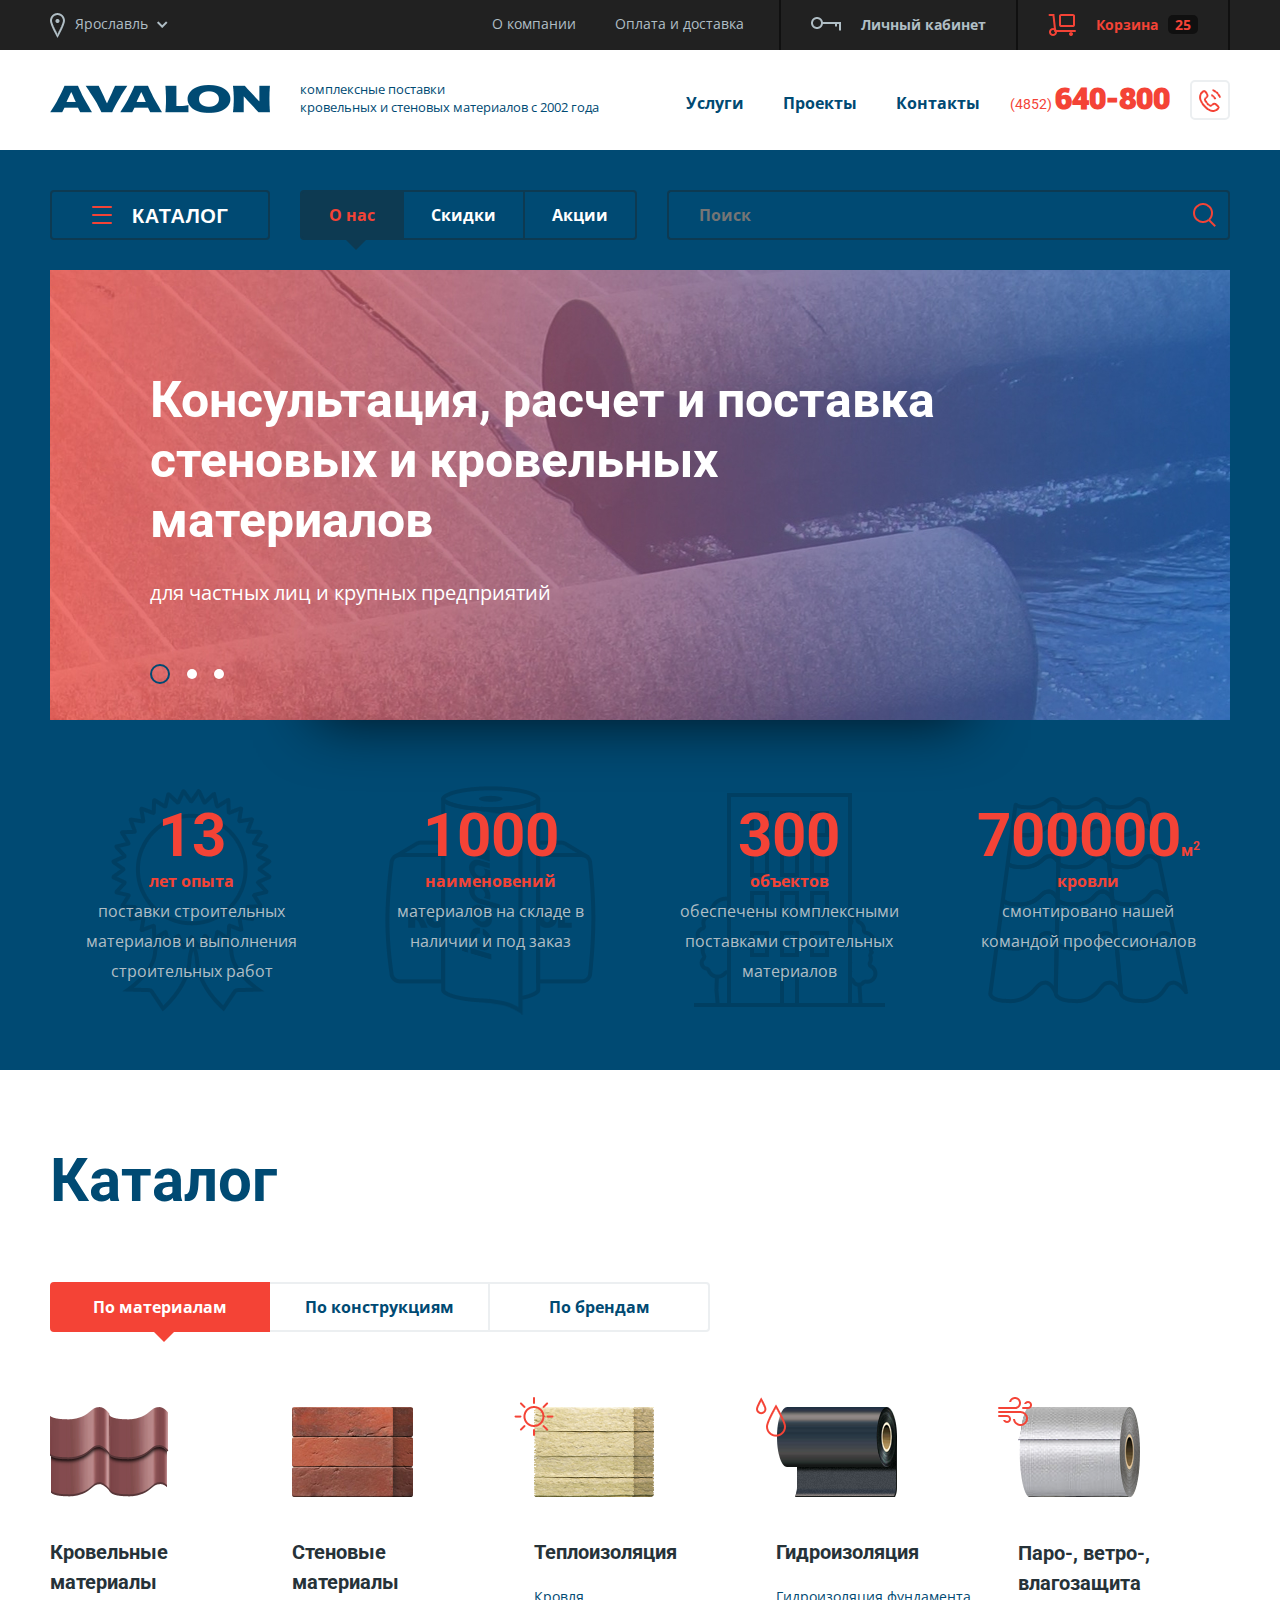
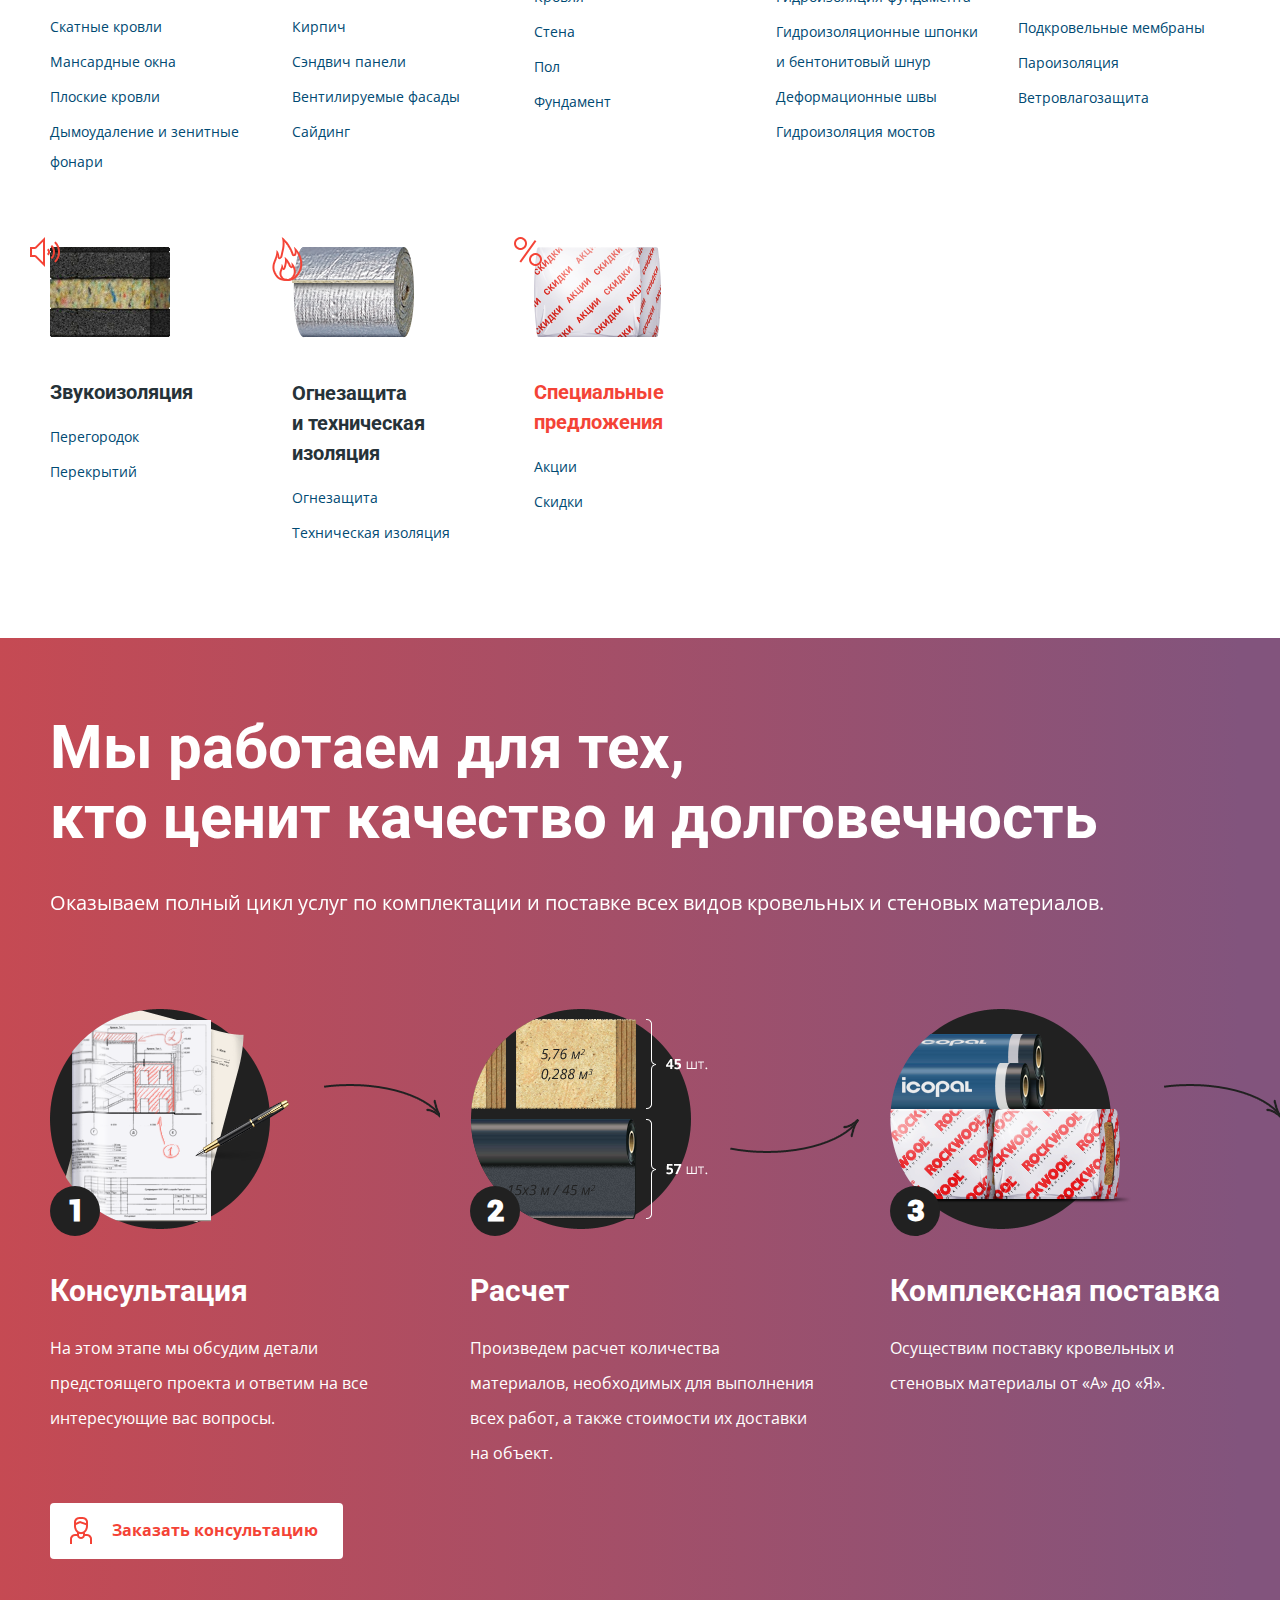
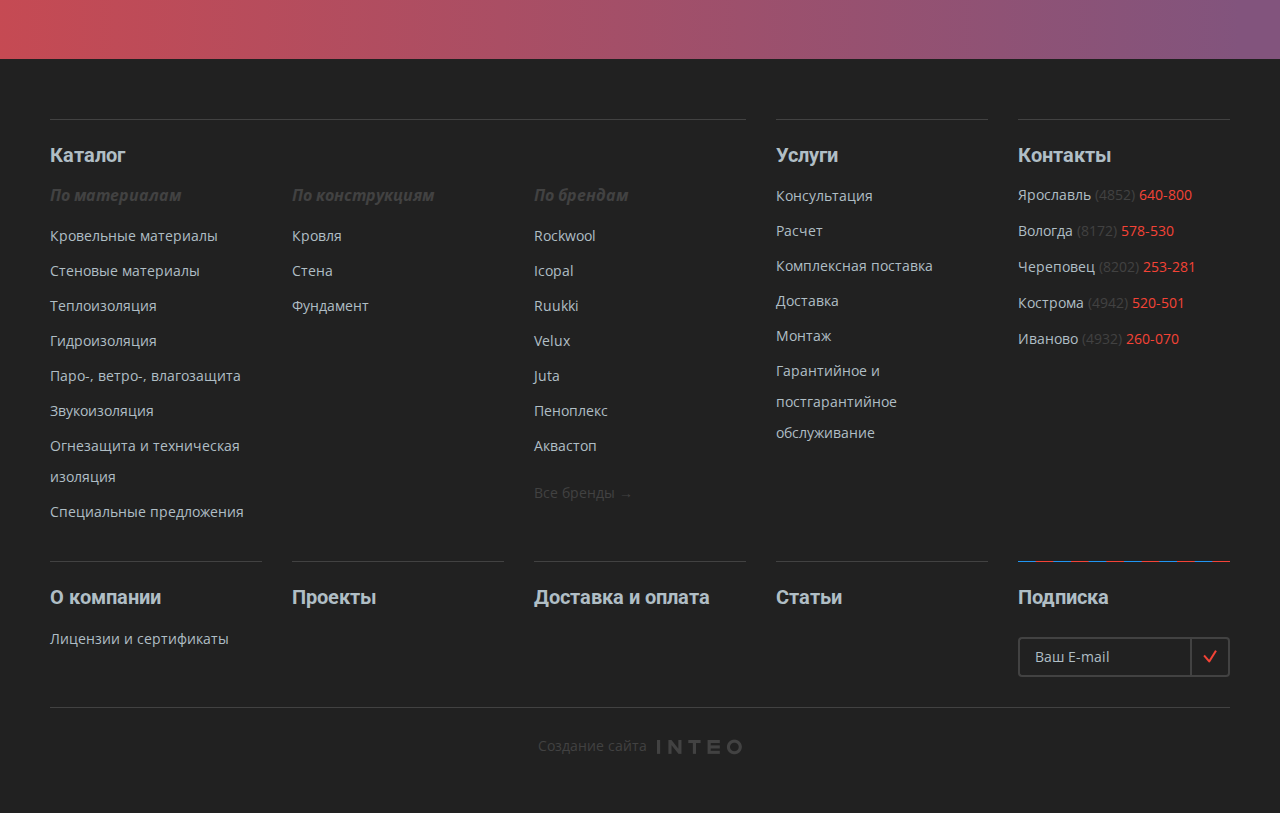
<file: index.htm>
<!DOCTYPE html>
<html lang="ru"><head>
<meta http-equiv="content-type" content="text/html; charset=UTF-8">
  <meta charset="utf-8">
  <meta http-equiv="X-UA-Compatible" content="IE=edge">
  <meta name="viewport" content="width=device-width, initial-scale=1">
  <meta name="description" content="">
  <meta name="author" content="">
  <link rel="icon" href="f/i//favicon.ico">
  <title>Avalon-Ltd</title>
  <!-- HTML5 shim and Respond.js for IE8 support of HTML5 elements and media queries -->
  <!--[if lt IE 9]>
    <script src="https://oss.maxcdn.com/html5shiv/3.7.2/html5shiv.min.js"></script>
    <script src="https://oss.maxcdn.com/respond/1.4.2/respond.min.js"></script>
  <![endif]-->
  <script src="f/js/jquery-1.11.3.min.js"></script>
  <script src="f/js/jquery.carouFredSel-6.2.1-packed.js"></script>
  <link rel="stylesheet" href="f/fancybox/jquery.fancybox.css?v=2.1.5" media="screen">
  <script src="f/js/bootstrap.min.js"></script>
  <script src="f/js/bootstrap-multiselect.js"></script>
  <script src="f/js/stickyfill.min.js"></script>
  <script src="f/js/jquery.scrollTo.min.js"></script>
  <script src="f/js/iscroll-lite.js"></script>
  <script src="f/fancybox/jquery.fancybox.pack.js?v=2.1.5"></script>
  <link rel="stylesheet" href="f/css/bootstrap-multiselect.css">
  <link rel="stylesheet" href="f/css/main.css">
  <script src="f/js/common.js"></script>
  <link href="http://fonts.googleapis.com/css?family=Open+Sans:regular,italic,bold,bolditalic&subset=cyrillic" rel="stylesheet" type="text/css" />
  <link href='http://fonts.googleapis.com/css?family=Roboto:300,400,500,700&subset=cyrillic' rel='stylesheet' type='text/css'>
  <script>
    $(document).ready(function(){
      $(".js-scroll-link").click(function(){
        if(!$(this).hasClass("active")) {
          var scrollTo = $(this).data("scrollto"),
          scrollTarget = $('*[data-scrollto="'+scrollTo+'"].js-scroll-target');
          $.scrollTo(scrollTarget, 350, {offset: 30});
        }
      });
      var about_slider = $('.about-slider__holder')
      about_slider.carouFredSel({
        responsive: true,
        pagination: '.about-slider__pager',
        width: "100%",
        scroll: {
          duration: 450,
          timeoutDuration: 9000,
          fx: 'crossfade',
        }
      });
      $(".switcher__holder").show();
      var catalog_slider = $('.catalog-slider__holder');
      catalog_slider.carouFredSel({
        responsive: true,
        pagination: '.catalog-slider__pager',
        width: "100%",
        scroll: {
          duration: 450,
          timeoutDuration: 9000,
          fx: 'fade',
        }
      });
      var promo_slider = $('.promo-slider__holder');
      promo_slider.carouFredSel({
        responsive: true,
        pagination: '.promo-slider__pager',
        width: "100%",
        scroll: {
          duration: 450,
          timeoutDuration: 9000,
          fx: 'fade',
        }
      });
      $(".switcher__holder").not(".switcher__holder_active").hide();

      var Scroll  = new IScroll('#scroll-wrap', { 
        scrollX: true, scrollY: false, 
      });
      $('#scroll-wrap').mousedown(function(){
        $(this).css({cursor:'grabbing'});
      });  
      $('#scroll-wrap').mouseup(function(){
        $(this).css({cursor:'grab'});
      });
      $(".services__item").mousedown(function(){
        $(this).css({cursor:'grabbing'});
      });
      $(".services__item").mouseup(function(){
        $(".services__item").css({cursor:'pointer'});
      });
      $(".switcher__btn").click(function(){
        about_slider.trigger('updateSizes');
        catalog_slider.trigger('updateSizes');
        promo_slider.trigger('updateSizes');
        $(this).closest(".main-control").removeClass("main-control_blue");
        $(this).closest(".main-screen").removeClass("main-screen_blue");
        $(this).closest(".switcher__control").removeClass("switcher__control_gray");
        if($(this).index() == 0) {
          $(this).closest(".main-control").addClass("main-control_blue");
          $(this).closest(".main-screen").addClass("main-screen_blue");
        }
        else {
          $(this).closest(".main-screen .switcher__control").addClass("switcher__control_gray");
        }
        $(".slider").not(".promo-slider").find(".caroufredsel_wrapper").width($(".slider .caroufredsel_wrapper").width() + 30);
      });
      $(".slider").not(".promo-slider").find(".caroufredsel_wrapper").width($(".slider .caroufredsel_wrapper").width() + 30);
    });
  </script>
</head>
<body>
  <div class="wrap clearfix"> 
    <div class="header-control">
      <div class="holder clearfix">
        <form class="select-form city-switch">
          <div class="btn-group">
            <select id="city">
              <option value="0">Ярославль</option>
              <option value="1">Вологда</option>
              <option value="2">Череповец</option>
              <option value="3">Кострома</option>
              <option value="4">Иваново</option>
            </select>
          </div>
        </form>
        <div class="header-control__wrap">
          <ul class="header-control__menu">
            <li><a href="#">О компании</a></li>
            <li><a href="#">Оплата и доставка</a></li>
          </ul><a href="#" class="header-control__person-btn header-control__btn"><i class="icon-key"></i><span class="header-control__btn-text">Личный кабинет</span>
          </a><a href="#" class="header-control__cart-btn header-control__btn"><i class="icon-cart"></i><span class="header-control__btn-text">Корзина</span><span class="header-control__cart-btn-num">25</span></a>
        </div>
      </div>
    </div> 
    <header class="header">
      <div class="header__main">
        <div class="holder clearfix">
          <div class="header__logo">
            <a href="/"><img src="f/i/logo.png" alt=""></a>
            <p class="header__logo-text">комплексные поставки <br>кровельных и стеновых материалов с 2002 года</p>
          </div>
          <div class="header__main-wrap">
            <a href="#callback" class="header__phone-btn iconize-phone modal-inline">&nbsp;</a>
            <p class="header__phone"><span>(4852)</span>640-800</p>
            <ul class="main-menu">
              <li><a href="#">Услуги</a></li>
              <li><a href="#">Проекты</a></li>
              <li><a href="#">Контакты</a></li>
            </ul>
            <div class="main-menu-ham iconize-ham">
              <ul>
                <li class="main-menu-ham__item"><a href="#">Услуги</a></li>
                <li class="main-menu-ham__item"><a href="#">Проекты</a></li>
                <li class="main-menu-ham__item"><a href="#">Контакты</a></li>
                <li class="header__phone main-menu-ham__item main-menu-ham__item_phone"><span>(4852)</span>640-800</li>
              </ul>
            </div>
          </div>
        </div>
      </div>
    </header>
    <div class="content">
      <section class="main-screen main-screen_blue">
        <div class="holder clearfix">
          <div class="switcher">
            <div class="main-control main-control_blue">
              <a href="#" class="main-control__catalog-btn js-scroll-link" data-scrollto="1"><i class="icon-ham"></i>Каталог
              </a><ul class="switcher__control main-control__switcher">
                <li class="switcher__btn switcher__btn_active"><a href="#">О нас</a>
                </li><li class="switcher__btn"><a href="#">Скидки</a>
                </li><li class="switcher__btn"><a href="#">Акции</a></li>
              </ul>
              <div class="main-control__search">
                <form action="" class="main-control__search-form">
                  <button id="search-btn" class="main-control__search-btn iconize-lens"></button><div class="main-control__search-wrap"><input class="main-control__search-input" id="search-input" type="search" value="" placeholder="Поиск"/></div>
                </form>
              </div>
              <ul class="switcher__control main-control__switcher main-control__switcher_2">
                <li class="switcher__btn switcher__btn_active"><a href="#">О нас</a>
                </li><li class="switcher__btn"><a href="#">Скидки</a>
                </li><li class="switcher__btn"><a href="#">Акции</a></li>
              </ul>
            </div>
            <div class="switcher__holder switcher__holder_active">
              <div class="about-slider">
                <div class="about-slider__wrap">
                  <div class="about-slider__holder">
                    <div class="about-slider__item">
                      <img src="f/i/about-slider/1.jpg" alt="">
                      <div class="about-slider__content">
                        <p class="about-slider__title">Консультация, расчет и поставка стеновых и кровельных материалов</p>
                        <p class="about-slider__text">для частных лиц и крупных предприятий</p>
                      </div>
                    </div>
                    <div class="about-slider__item">
                      <img src="f/i/about-slider/1.jpg" alt="">
                      <div class="about-slider__content">
                        <p class="about-slider__title">Консультация, расчет и поставка стеновых и кровельных материалов</p>
                        <p class="about-slider__text">для частных лиц и крупных предприятий</p>
                      </div>
                    </div>
                    <div class="about-slider__item">
                      <img src="f/i/about-slider/1.jpg" alt="">
                      <div class="about-slider__content">
                        <p class="about-slider__title">Консультация, расчет и поставка стеновых и кровельных материалов</p>
                        <p class="about-slider__text">для частных лиц и крупных предприятий</p>
                      </div>
                    </div>
                  </div>
                  <div class="about-slider__pager"></div>
                </div>
              </div>
            </div>
            <div class="switcher__holder">
              <div class="catalog main-screen__catalog">
                <div class="slider catalog-slider">
                  <div class="catalog-slider__holder slider__holder">
                    <div class="catalog__holder slider__item">
                      <div class="catalog__item catalog__item_dbl">
                        <a href="#" class="catalog__item-holder">
                          <span class="catalog__img">
                            <img src="f/i/catalog/1.jpg" alt="">
                          </span>
                          <span class="catalog__promo">-50%</span>
                          <span class="catalog__in-stock"><i class="icon-ok"></i>В наличии</span>
                          <span class="catalog__brand">Rockwool</span>
                          <span class="catalog__name">Утеплитель Лайт Баттс Скандик</span>
                          <span class="catalog__old-price">от  <b>465</b> <span>₽</span> / шт. </span>
                          <span class="catalog__price">от  <b>230</b> <span>₽</span> / шт.</span>
                        </a>
                      </div><div class="catalog__item">
                        <a href="#" class="catalog__item-holder">
                          <span class="catalog__img">
                            <img src="f/i/catalog/2.jpg" alt="">
                          </span>
                          <span class="catalog__promo">-20%</span>
                          <span class="catalog__in-stock"><i class="icon-ok"></i>В наличии</span>
                          <span class="catalog__brand">Rockwool</span>
                          <span class="catalog__name">Утеплитель Флор Баттс</span>
                          <span class="catalog__old-price">от  <b>789</b> <span>₽</span> / шт. </span>
                          <span class="catalog__price">от  <b>589</b> <span>₽</span> / шт.</span>
                        </a>
                      </div><div class="catalog__item">
                        <a href="#" class="catalog__item-holder">
                          <span class="catalog__img">
                            <img src="f/i/catalog/3.jpg" alt="">
                          </span>
                          <span class="catalog__promo">-10%</span>
                          <span class="catalog__in-stock catalog__in-stock_not"><i class="icon-time"></i>Под заказ</span>
                          <span class="catalog__brand">Rockwool</span>
                          <span class="catalog__name">Утеплитель Лайт Баттс</span>
                          <span class="catalog__old-price">от  <b>465</b> <span>₽</span> / шт. </span>
                          <span class="catalog__price">от  <b>240</b> <span>₽</span> / шт.</span>
                        </a>
                      </div><div class="catalog__item">
                        <a href="#" class="catalog__item-holder">
                          <span class="catalog__img">
                            <img src="f/i/catalog/4.jpg" alt="">
                          </span>
                          <span class="catalog__promo">-30%</span>
                          <span class="catalog__in-stock"><i class="icon-ok"></i>В наличии</span>
                          <span class="catalog__brand">Rockwool</span>
                          <span class="catalog__name">Утеплитель Лайт Баттс Скандик XL 100мм</span>
                          <span class="catalog__old-price">от  <b>465</b> <span>₽</span> / шт. </span>
                          <span class="catalog__price">от  <b>325</b> <span>₽</span> / шт.</span>
                        </a>
                      </div><div class="catalog__item">
                        <a href="#" class="catalog__item-holder">
                           <span class="catalog__img">
                            <img src="f/i/catalog/5.jpg" alt="">
                          </span>
                          <span class="catalog__promo">-25%</span>
                          <span class="catalog__in-stock"><i class="icon-ok"></i>В наличии</span>
                          <span class="catalog__brand">Rockwool</span>
                          <span class="catalog__name">Утеплитель Акустик Баттс</span>
                          <span class="catalog__old-price">от  <b>669</b> <span>₽</span> / шт. </span>
                          <span class="catalog__price">от  <b>469</b> <span>₽</span> / шт.</span>
                        </a>
                      </div><div class="catalog__item">
                        <a href="#" class="catalog__item-holder">
                          <span class="catalog__img">
                            <img src="f/i/catalog/6.jpg" alt="">
                          </span>
                          <span class="catalog__promo">-30%</span>
                          <span class="catalog__in-stock"><i class="icon-ok"></i>В наличии</span>
                          <span class="catalog__brand">Пеноплекс</span>
                          <span class="catalog__name">Утеплитель Пеноплекс Стена</span>
                          <span class="catalog__old-price"><b>4170</b> <span>₽</span> / шт. </span>
                          <span class="catalog__price"><b>3500</b> <span>₽</span> / шт.</span>
                        </a>
                      </div><div class="catalog__item">
                        <a href="#" class="catalog__item-holder">
                          <span class="catalog__img">
                            <img src="f/i/catalog/7.jpg" alt="">
                          </span>
                          <span class="catalog__promo">-10%</span>
                          <span class="catalog__in-stock catalog__in-stock_not"><i class="icon-time"></i>Под заказ</span>
                          <span class="catalog__brand">Пеноплекс</span>
                          <span class="catalog__name">Утеплитель Пеноплекс Комфорт, 50 мм</span>
                          <span class="catalog__old-price"><b>1095</b> <span>₽</span> / шт. </span>
                          <span class="catalog__price"><b>890</b> <span>₽</span> / шт.</span>
                        </a>
                      </div><div class="catalog__item">
                        <a href="#" class="catalog__item-holder">
                          <span class="catalog__img">
                            <img src="f/i/catalog/8.jpg" alt="">
                          </span>
                          <span class="catalog__promo">-20%</span>
                          <span class="catalog__in-stock"><i class="icon-ok"></i>В наличии</span>
                          <span class="catalog__brand">Rockwool</span>
                          <span class="catalog__name">Утеплитель Акустик Баттс</span>
                          <span class="catalog__old-price"><b>2130</b> <span>₽</span> / шт. </span>
                          <span class="catalog__price"><b>1920</b> <span>₽</span> / шт.</span>
                        </a>
                      </div><div class="catalog__item">
                        <a href="#" class="catalog__item-holder">
                           <span class="catalog__img">
                            <img src="f/i/catalog/9.jpg" alt="">
                          </span>
                          <span class="catalog__promo">-15%</span>
                          <span class="catalog__in-stock catalog__in-stock_not"><i class="icon-time"></i>Под заказ</span>
                          <span class="catalog__brand">Rockwool</span>
                          <span class="catalog__name">Утеплитель Руф Баттс Оптима</span>
                          <span class="catalog__old-price"><b>799</b> <span>₽</span> / шт. </span>
                          <span class="catalog__price"><b>570</b> <span>₽</span> / шт.</span>
                        </a>
                      </div>
                    </div>
                    <div class="catalog__holder slider__item">
                      <div class="catalog__item catalog__item_dbl">
                        <a href="#" class="catalog__item-holder">
                          <span class="catalog__img">
                            <img src="f/i/catalog/1.jpg" alt="">
                          </span>
                          <span class="catalog__promo">-50%</span>
                          <span class="catalog__in-stock"><i class="icon-ok"></i>В наличии</span>
                          <span class="catalog__brand">Rockwool</span>
                          <span class="catalog__name">Утеплитель Лайт Баттс Скандик</span>
                          <span class="catalog__old-price">от  <b>465</b> <span>₽</span> / шт. </span>
                          <span class="catalog__price">от  <b>230</b> <span>₽</span> / шт.</span>
                        </a>
                      </div><div class="catalog__item">
                        <a href="#" class="catalog__item-holder">
                          <span class="catalog__img">
                            <img src="f/i/catalog/2.jpg" alt="">
                          </span>
                          <span class="catalog__promo">-20%</span>
                          <span class="catalog__in-stock"><i class="icon-ok"></i>В наличии</span>
                          <span class="catalog__brand">Rockwool</span>
                          <span class="catalog__name">Утеплитель Флор Баттс</span>
                          <span class="catalog__old-price">от  <b>789</b> <span>₽</span> / шт. </span>
                          <span class="catalog__price">от  <b>589</b> <span>₽</span> / шт.</span>
                        </a>
                      </div><div class="catalog__item">
                        <a href="#" class="catalog__item-holder">
                          <span class="catalog__img">
                            <img src="f/i/catalog/3.jpg" alt="">
                          </span>
                          <span class="catalog__promo">-10%</span>
                          <span class="catalog__in-stock catalog__in-stock_not"><i class="icon-time"></i>Под заказ</span>
                          <span class="catalog__brand">Rockwool</span>
                          <span class="catalog__name">Утеплитель Лайт Баттс</span>
                          <span class="catalog__old-price">от  <b>465</b> <span>₽</span> / шт. </span>
                          <span class="catalog__price">от  <b>240</b> <span>₽</span> / шт.</span>
                        </a>
                      </div><div class="catalog__item">
                        <a href="#" class="catalog__item-holder">
                          <span class="catalog__img">
                            <img src="f/i/catalog/4.jpg" alt="">
                          </span>
                          <span class="catalog__promo">-30%</span>
                          <span class="catalog__in-stock"><i class="icon-ok"></i>В наличии</span>
                          <span class="catalog__brand">Rockwool</span>
                          <span class="catalog__name">Утеплитель Лайт Баттс Скандик XL 100мм</span>
                          <span class="catalog__old-price">от  <b>465</b> <span>₽</span> / шт. </span>
                          <span class="catalog__price">от  <b>325</b> <span>₽</span> / шт.</span>
                        </a>
                      </div><div class="catalog__item">
                        <a href="#" class="catalog__item-holder">
                           <span class="catalog__img">
                            <img src="f/i/catalog/5.jpg" alt="">
                          </span>
                          <span class="catalog__promo">-25%</span>
                          <span class="catalog__in-stock"><i class="icon-ok"></i>В наличии</span>
                          <span class="catalog__brand">Rockwool</span>
                          <span class="catalog__name">Утеплитель Акустик Баттс</span>
                          <span class="catalog__old-price">от  <b>669</b> <span>₽</span> / шт. </span>
                          <span class="catalog__price">от  <b>469</b> <span>₽</span> / шт.</span>
                        </a>
                      </div><div class="catalog__item">
                        <a href="#" class="catalog__item-holder">
                          <span class="catalog__img">
                            <img src="f/i/catalog/6.jpg" alt="">
                          </span>
                          <span class="catalog__promo">-30%</span>
                          <span class="catalog__in-stock"><i class="icon-ok"></i>В наличии</span>
                          <span class="catalog__brand">Пеноплекс</span>
                          <span class="catalog__name">Утеплитель Пеноплекс Стена</span>
                          <span class="catalog__old-price"><b>4170</b> <span>₽</span> / шт. </span>
                          <span class="catalog__price"><b>3500</b> <span>₽</span> / шт.</span>
                        </a>
                      </div><div class="catalog__item">
                        <a href="#" class="catalog__item-holder">
                          <span class="catalog__img">
                            <img src="f/i/catalog/7.jpg" alt="">
                          </span>
                          <span class="catalog__promo">-10%</span>
                          <span class="catalog__in-stock catalog__in-stock_not"><i class="icon-time"></i>Под заказ</span>
                          <span class="catalog__brand">Пеноплекс</span>
                          <span class="catalog__name">Утеплитель Пеноплекс Комфорт, 50 мм</span>
                          <span class="catalog__old-price"><b>1095</b> <span>₽</span> / шт. </span>
                          <span class="catalog__price"><b>890</b> <span>₽</span> / шт.</span>
                        </a>
                      </div><div class="catalog__item">
                        <a href="#" class="catalog__item-holder">
                          <span class="catalog__img">
                            <img src="f/i/catalog/8.jpg" alt="">
                          </span>
                          <span class="catalog__promo">-20%</span>
                          <span class="catalog__in-stock"><i class="icon-ok"></i>В наличии</span>
                          <span class="catalog__brand">Rockwool</span>
                          <span class="catalog__name">Утеплитель Акустик Баттс</span>
                          <span class="catalog__old-price"><b>2130</b> <span>₽</span> / шт. </span>
                          <span class="catalog__price"><b>1920</b> <span>₽</span> / шт.</span>
                        </a>
                      </div><div class="catalog__item">
                        <a href="#" class="catalog__item-holder">
                           <span class="catalog__img">
                            <img src="f/i/catalog/9.jpg" alt="">
                          </span>
                          <span class="catalog__promo">-15%</span>
                          <span class="catalog__in-stock catalog__in-stock_not"><i class="icon-time"></i>Под заказ</span>
                          <span class="catalog__brand">Rockwool</span>
                          <span class="catalog__name">Утеплитель Руф Баттс Оптима</span>
                          <span class="catalog__old-price"><b>799</b> <span>₽</span> / шт. </span>
                          <span class="catalog__price"><b>570</b> <span>₽</span> / шт.</span>
                        </a>
                      </div>
                    </div>
                  </div>
                  <div class="slider__pager catalog-slider__pager"></div>
                </div>
              </div>
            </div>
            <div class="switcher__holder">
              <!-- <div class="no-promo">
                <p class="no-promo__icon"><i class="icon-sad"></i></p>
                <p class="no-promo__text">К сожаления, на данный момент никаких акций не проводится</p>
              </div> -->
              <div class="promo promo-slider slider">
                <div class=" promo-slider__holder slider__holder"> 
                  <div class="slider__item promo__holder">
                    <div class="promo__item">
                      <a href="#" class="promo__item-holder">
                        
                      </a>
                    </div><div class="promo__item">
                      <a href="#" class="promo__item-holder">
                        
                      </a>
                    </div><div class="promo__item">
                      <a href="#" class="promo__item-holder">
                        
                      </a>
                    </div><div class="promo__item">
                      <a href="#" class="promo__item-holder">
                        
                      </a>
                    </div>
                  </div>
                  <div class="slider__item promo__holder">
                    <div class="promo__item">
                      <a href="#" class="promo__item-holder">
                        
                      </a>
                    </div><div class="promo__item">
                      <a href="#" class="promo__item-holder">
                        
                      </a>
                    </div><div class="promo__item">
                      <a href="#" class="promo__item-holder">
                        
                      </a>
                    </div><div class="promo__item">
                      <a href="#" class="promo__item-holder">
                        
                      </a>
                    </div>
                  </div>
                </div>
                <div class="slider__pager promo-slider__pager"></div>
              </div>
            </div>
          </div>
        </div>
      </section>
      <section class="achiv">
        <div class="holder">
          <div class="achiv__holder">          
            <div class="achiv__item">
              <img src="f/i/achiv/1.png" alt="" class="achiv__ico">
              <p class="achiv__num">13</p>
              <p class="achiv__name">лет опыта</p>
              <p class="achiv__text">поставки строительных материалов и выполнения строительных работ</p>
            </div>
            <div class="achiv__item">
              <img src="f/i/achiv/2.png" alt="" class="achiv__ico">
              <p class="achiv__num">1000</p>
              <p class="achiv__name">наименовений</p>
              <p class="achiv__text">материалов на складе в наличии и под заказ</p>
            </div>
            <div class="achiv__item">
              <img src="f/i/achiv/3.png" alt="" class="achiv__ico">
              <p class="achiv__num">300</p>
              <p class="achiv__name">объектов</p>
              <p class="achiv__text">обеспечены комплексными поставками строительных материалов</p>
            </div>
            <div class="achiv__item">
              <img src="f/i/achiv/4.png" alt="" class="achiv__ico">
              <p class="achiv__num">700000<span>м<sup>2</sup></span></p>
              <p class="achiv__name">кровли</p>
              <p class="achiv__text">смонтировано нашей командой профессионалов</p>
            </div>
          </div>
        </div>
      </section>
      <section class="catalog-list js-scroll-target" data-scrollto="1">
        <div class="holder">
          <p class="catalog-list__title">Каталог</p>
          <div class="switcher">
            <ul class="switcher__control switcher__control_orange switcher__control_wide catalog-list__switcher">
              <li class="switcher__btn switcher__btn_active"><a href="#">По материалам</a>
              </li><li class="switcher__btn"><a href="#">По конструкциям</a>
              </li><li class="switcher__btn"><a href="#">По брендам</a></li>
            </ul>
            <div class="switcher__holder switcher__holder_active catalog-list__holder">
              <div class="catalog-list__item">
                <div class="catalog-list__img">
                  <img src="f/i/catalog-list/1.png" alt="">
                </div>
                <p class="catalog-list__section">Кровельные <br> материалы</p>
                <ul class="catalog-list__links">
                  <li><a href="#">Скатные кровли</a></li>
                  <li><a href="#">Мансардные окна</a></li>
                  <li><a href="#">Плоские кровли</a></li>
                  <li><a href="#">Дымоудаление и зенитные фонари</a></li>
                </ul>
              </div><div class="catalog-list__item">
                <div class="catalog-list__img">
                  <img src="f/i/catalog-list/2.png" alt="">
                </div>
                <p class="catalog-list__section">Стеновые <br> материалы</p>
                <ul class="catalog-list__links">
                  <li><a href="#">Кирпич</a></li>
                  <li><a href="#">Сэндвич панели</a></li>
                  <li><a href="#">Вентилируемые фасады</a></li>
                  <li><a href="#">Сайдинг</a></li>
                </ul>
              </div><div class="catalog-list__item">
                <div class="catalog-list__img">
                  <i class="catalog-list__icon icon-sun"></i>
                  <img src="f/i/catalog-list/3.png" alt="">
                </div>
                <p class="catalog-list__section">Теплоизоляция</p>
                <ul class="catalog-list__links">
                  <li><a href="#">Кровля</a></li>
                  <li><a href="#">Стена</a></li>
                  <li><a href="#">Пол</a></li>
                  <li><a href="#">Фундамент</a></li>
                </ul>
              </div><div class="catalog-list__item">
                <div class="catalog-list__img">
                  <i class="catalog-list__icon icon-drop"></i>
                  <img src="f/i/catalog-list/4.png" alt="">
                </div>
                <p class="catalog-list__section">Гидроизоляция</p>
                <ul class="catalog-list__links">
                  <li><a href="#">Гидроизоляция фундамента</a></li>
                  <li><a href="#">Гидроизоляционные шпонки и бентонитовый шнур</a></li>
                  <li><a href="#">Деформационные швы</a></li>
                  <li><a href="#">Гидроизоляция мостов</a></li>
                </ul>
              </div><div class="catalog-list__item">
                <div class="catalog-list__img">
                  <i class="catalog-list__icon icon-steam"></i>
                  <img src="f/i/catalog-list/5.png" alt="">
                </div>
                <p class="catalog-list__section">Паро-, ветро-, <br> влагозащита</p>
                <ul class="catalog-list__links">
                  <li><a href="#">Подкровельные мембраны</a></li>
                  <li><a href="#">Пароизоляция</a></li>
                  <li><a href="#">Ветровлагозащита</a></li>
                </ul>
              </div><div class="catalog-list__item">
                <div class="catalog-list__img">
                  <i class="catalog-list__icon icon-sound"></i>
                  <img src="f/i/catalog-list/6.png" alt="">
                </div>
                <p class="catalog-list__section">Звукоизоляция</p>
                <ul class="catalog-list__links">
                  <li><a href="#">Перегородок</a></li>
                  <li><a href="#">Перекрытий</a></li>
                </ul>
              </div><div class="catalog-list__item">
                <div class="catalog-list__img">
                  <i class="catalog-list__icon icon-fire"></i>
                  <img src="f/i/catalog-list/7.png" alt="">
                </div>
                <p class="catalog-list__section">Огнезащита <br> и техническая <br> изоляция</p>
                <ul class="catalog-list__links">
                  <li><a href="#">Огнезащита</a></li>
                  <li><a href="#">Техническая изоляция</a></li>
                </ul>
              </div><div class="catalog-list__item">
                <div class="catalog-list__img">
                  <i class="catalog-list__icon icon-percent"></i>
                  <img src="f/i/catalog-list/8.png" alt="">
                </div>
                <p class="catalog-list__section catalog-list__section_spec">Специальные  <br>предложения</p>
                <ul class="catalog-list__links">
                  <li><a href="#">Акции</a></li>
                  <li><a href="#">Скидки</a></li>
                </ul>
              </div>           
            </div>
            <div class="switcher__holder catalog-list__holder">
              <div class="catalog-list__item">
                <div class="catalog-list__img">
                  <img src="f/i/catalog-list/9.png" alt="">
                </div>
                <p class="catalog-list__section">Кровля</p>
                <ul class="catalog-list__links">
                  <li><a href="#">Скатная</a></li>
                  <li><a href="#">Плоская</a></li>
                </ul>
              </div><div class="catalog-list__item">
                <div class="catalog-list__img">
                  <img src="f/i/catalog-list/10.png" alt="">
                </div>
                <p class="catalog-list__section">Стены</p>
                <ul class="catalog-list__links">
                  <li><a href="#">Сэндвич-панели</a></li>
                  <li><a href="#">Штукатурный фасад</a></li>
                  <li><a href="#">Вентилируемый фасад</a></li>
                  <li><a href="#">Кирпич</a></li>
                  <li><a href="#">Трехслойная кладка</a></li>
                  <li><a href="#">Каркасные стены</a></li>
                </ul>
              </div><div class="catalog-list__item">
                <div class="catalog-list__img">
                  <img src="f/i/catalog-list/11.png" alt="">
                </div>
                <p class="catalog-list__section">Фундамент</p>
                <ul class="catalog-list__links">
                  <li><a href="#">Гидроизоляция</a></li>
                  <li><a href="#">Гидроизоляция с утеплением</a></li>
                  <li><a href="#">Гидрошпонки</a></li>
                </ul>
              </div>          
            </div>
            <div class="switcher__holder catalog-list__holder catalog-list__holder_brand brand">
              <a href="#" class="brand__item">
                <img src="f/i/brands/1.png" alt="">
              </a><a href="#" class="brand__item">
                <img src="f/i/brands/2.png" alt="">
              </a><a href="#" class="brand__item">
                <img src="f/i/brands/3.png" alt="">
              </a><a href="#" class="brand__item">
                <img src="f/i/brands/4.png" alt="">
              </a><a href="#" class="brand__item">
                <img src="f/i/brands/5.png" alt="">
              </a><a href="#" class="brand__item">
                <img src="f/i/brands/6.png" alt="">
              </a><a href="#" class="brand__item">
                <img src="f/i/brands/7.png" alt="">
              </a><a href="#" class="brand__item">
                <img src="f/i/brands/8.png" alt="">
              </a>         
            </div>
          </div>
        </div>
      </section>
      <section class="services">
        <div class="holder services__holder">
          <div class="services__text">
            <p class="services__title">Мы работаем для тех, <br> кто ценит качество и долговечность</p>
            <p class="services__descr">Оказываем полный цикл услуг по комплектации и поставке всех видов кровельных и стеновых материалов.</p>
          </div>
          <div class="services__content" id="scroll-wrap">
            <div class="services__scroller">
              <a href="#" class="services__item" onclick="return false;">
                <div class="services__img">
                  <span></span>
                  <i>1</i>
                </div>
                <p class="services__name">Консультация</p>
                <p class="services__detail">На этом этапе мы обсудим детали предстоящего проекта и ответим на все интересующие вас вопросы.</p>
              </a><a href="#" class="services__item" onclick="return false;">
                <div class="services__img">
                  <span></span>
                  <i>2</i>
                </div>
                <p class="services__name">Расчет</p>
                <p class="services__detail">Произведем расчет количества материалов, необходимых для выполнения всех работ, а также стоимости их доставки на объект.</p>
              </a><a href="#" class="services__item" onclick="return false;">
                <div class="services__img">
                  <span></span>
                  <i>3</i>
                </div>
                <p class="services__name">Комплексная поставка</p>
                <p class="services__detail">Осуществим поставку кровельных и стеновых материалы от «А» до «Я».</p>
              </a><a href="#" class="services__item" onclick="return false;">
                <div class="services__img">
                  <span></span>
                  <i>4</i>
                </div>
                <p class="services__name">Доставка</p>
                <p class="services__detail">Осуществим доставку строительных материалов на ваш объект точно в оговоренный срок.</p>
              </a><a href="#" class="services__item" onclick="return false;">
                <div class="services__img">
                  <span></span>
                  <i>5</i>
                </div>
                <p class="services__name">Монтаж</p>
                <p class="services__detail">Выполним монтажные работы в рекордно короткие сроки, максимально качественно и по конкурентно выгодной цене.</p>
              </a><a href="#" class="services__item" onclick="return false;">
                <div class="services__img">
                  <span></span>
                  <i>6</i>
                </div>
                <p class="services__name">Гарантийное обслуживание</p>
                <p class="services__detail">Все материалы проверяются нами на соответствие качеству, что позволяет нести все гарантийные обязательства.</p>
              </a>
              <div class="services__back"></div>
            </div>
          </div>
          <a href="#" class="services__btn"><i class="icon-man"></i>Заказать консультацию</a>
        </div>
      </section>
    </div>
  </div> 
  <footer class="footer">
    <div class="holder clearfix">
      <div class="footer__line">
        <div class="footer__catalog">
          <div class="footer__holder">
            <div class="footer__wrap">
              <p class="footer__title"><a href="#">Каталог</a></p>
              <div class="footer__col">
                <p class="footer__subtitle">По материалам</p>
                <ul>
                  <li><a href="#">Кровельные материалы</a></li>
                  <li><a href="#">Стеновые материалы</a></li>
                  <li><a href="#">Теплоизоляция</a></li>
                  <li><a href="#">Гидроизоляция</a></li>
                  <li><a href="#">Паро-, ветро-, влагозащита</a></li>
                  <li><a href="#">Звукоизоляция</a></li>
                  <li><a href="#">Огнезащита и техническая изоляция</a></li>
                  <li><a href="#">Специальные предложения</a></li>
                </ul>
              </div><div class="footer__col">
                <p class="footer__subtitle">По конструкциям</p>
                <ul>
                  <li><a href="#">Кровля</a></li>
                  <li><a href="#">Стена</a></li>
                  <li><a href="#">Фундамент</a></li>
                </ul>
              </div><div class="footer__col">
                <p class="footer__subtitle">По брендам</p>
                <ul>
                  <li><a href="#">Rockwool</a></li>
                  <li><a href="#">Icopal</a></li>
                  <li><a href="#">Ruukki</a></li>
                  <li><a href="#">Velux</a></li>
                  <li><a href="#">Juta</a></li>
                  <li><a href="#">Пеноплекс</a></li>
                  <li><a href="#">Аквастоп</a></li>
                </ul>
                <a href="#" class="footer__brands">Все бренды →</a>
              </div>
            </div>
          </div>
        </div><div class="footer__col">
          <div class="footer__holder">
            <p class="footer__title"><a href="#">Услуги</a></p>
            <ul>
              <li><a href="#">Консультация</a></li>
              <li><a href="#">Расчет</a></li>
              <li><a href="#">Комплексная поставка</a></li>
              <li><a href="#">Доставка</a></li>
              <li><a href="#">Монтаж</a></li>
              <li><a href="#">Гарантийное и постгарантийное обслуживание</a></li>
            </ul>
          </div>
        </div><div class="footer__col">
          <div class="footer__holder">
            <p class="footer__title"><a href="#">Контакты</a></p>
            <ul>
              <li class="footer__phone">Ярославль  <b>(4852)</b> <span>640-800</span></li>
              <li class="footer__phone">Вологда  <b>(8172)</b> <span>578-530</span></li>
              <li class="footer__phone">Череповец  <b>(8202)</b> <span>253-281</span></li>
              <li class="footer__phone">Кострома  <b>(4942)</b> <span>520-501</span></li>
              <li class="footer__phone">Иваново  <b>(4932)</b> <span>260-070</span></li>
            </ul>
          </div>
        </div>
      </div>
      <div class="footer__line">
        <div class="footer__col">
          <div class="footer__holder">
            <p class="footer__title"><a href="#">О компании</a></p>
            <a href="#" class="footer__link">Лицензии и сертификаты</a>
          </div>
        </div><div class="footer__col">
          <div class="footer__holder">
            <p class="footer__title"><a href="#">Проекты</a></p>
          </div> 
        </div><div class="footer__col">
          <div class="footer__holder">
            <p class="footer__title"><a href="#">Доставка и оплата</a></p>
          </div>   
        </div><div class="footer__col">
          <div class="footer__holder">
            <p class="footer__title"><a href="#">Статьи</a></p>
          </div>
        </div><div class="footer__col footer__col_subs">
          <div class="footer__holder">
            <p class="footer__title"><a href="#">Подписка</a></p>
            <form action="" class="footer__subs-form">
              <button id="subscribe-btn" class="footer__subs-btn iconize-ok"></button><div class="footer__subs-wrap"><input class="footer__subs" id="subscribe-input" type="email" value="" placeholder="Ваш E-mail"/></div>
            </form>
          </div> 
        </div>
      </div>
      <div class="footer__line footer__line_madeby">
        <p class="made-by">Создание сайта<a class="icon-inteo" target="_blank" rel="external nofollow" href="http://inteo-s.ru"></a></p>
      </div>
    </div>
  </footer> 
  <div class="popups">
    <div class="popup" id="callback">
      <p class="popup__title">Обратный звонок</p>
      <div class="popup__inputs">
        <div class="popup__input">
          <input type="text" class="input" placeholder="Представьтесь, пожалуйста">
        </div>
        <div class="popup__input">
          <input type="tel" class="input input_verif input_error" placeholder="Телефон">
          <span class="input-verif input-verif_error"></span>
        </div>
        <div class="popup__input">
          <input type="email" class="input input_verif input_success" placeholder="Электронная почта">
          <span class="input-verif input-verif_success"></span>
        </div>
      </div>
      <div class="popup__btn">
        <a href="#" class="orange-btn">Отправить</a>
      </div>
    </div>
  </div>
</body>
</html>
</file>
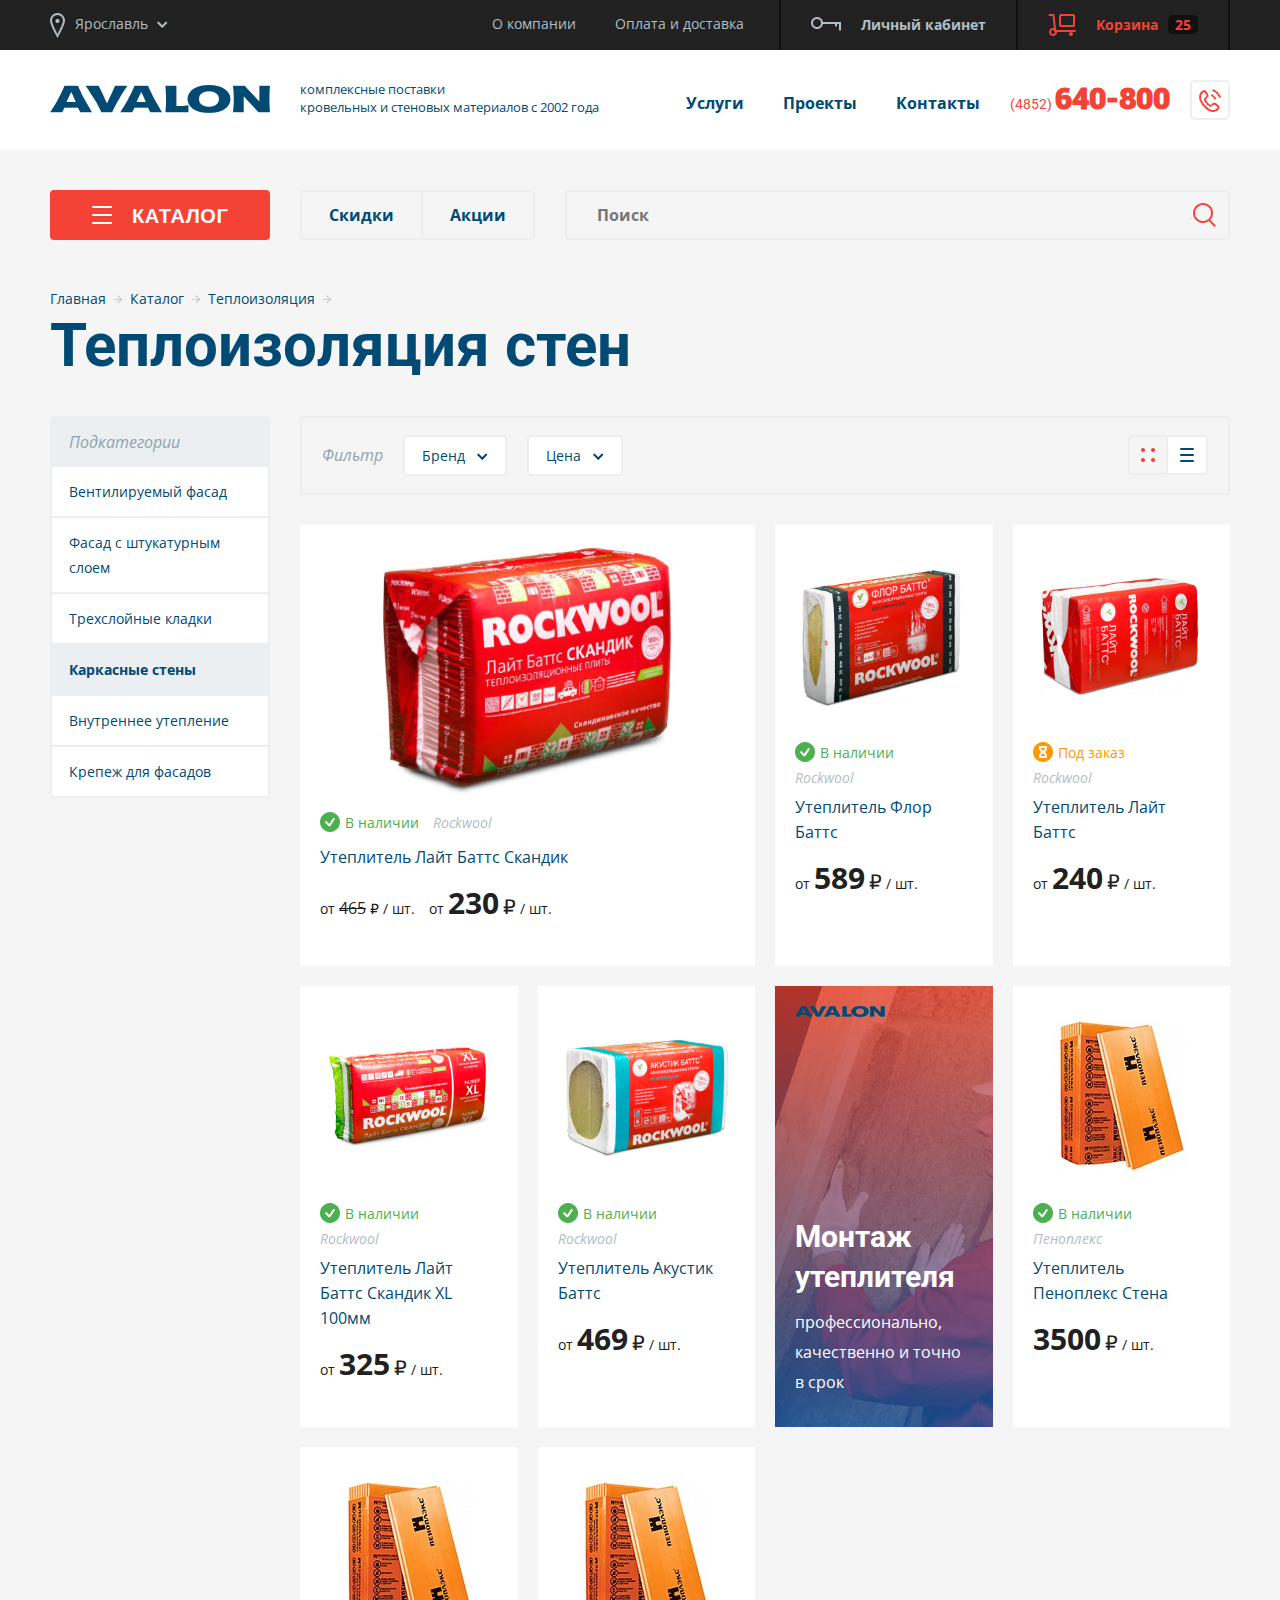
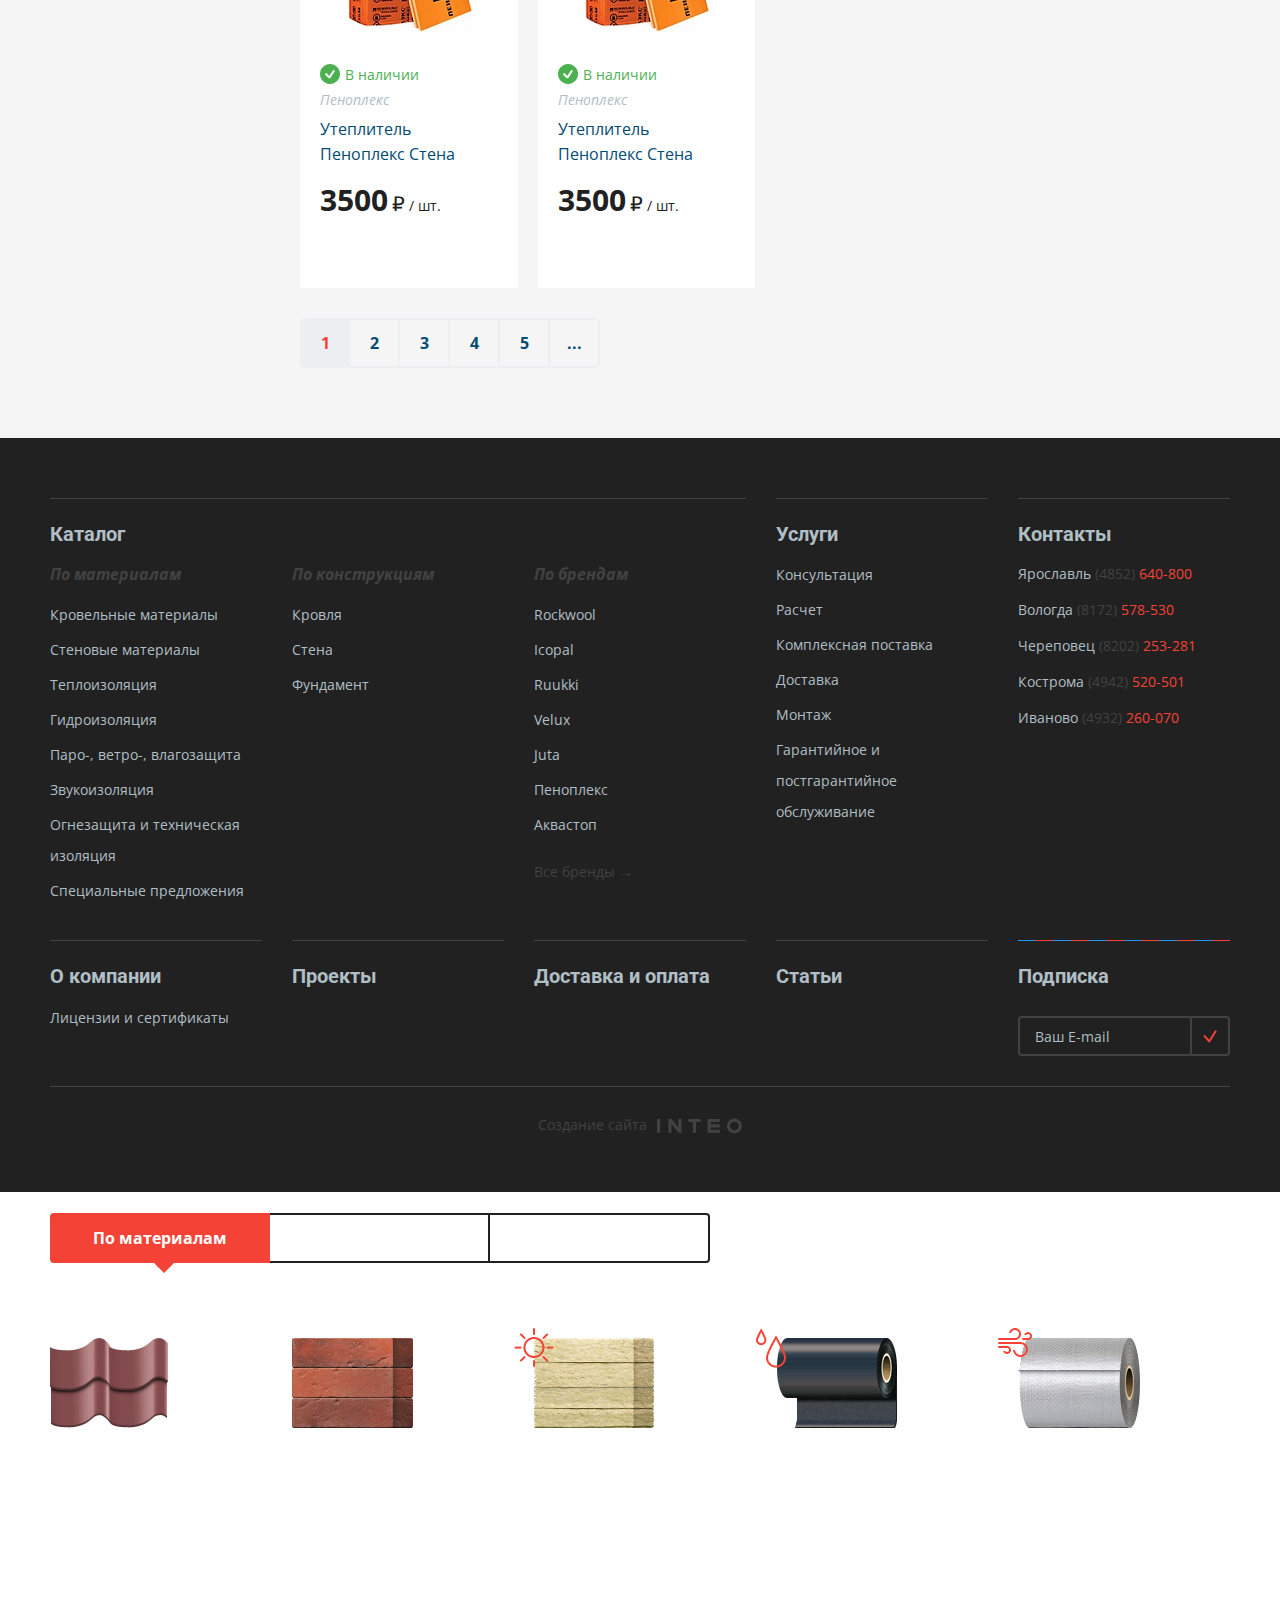
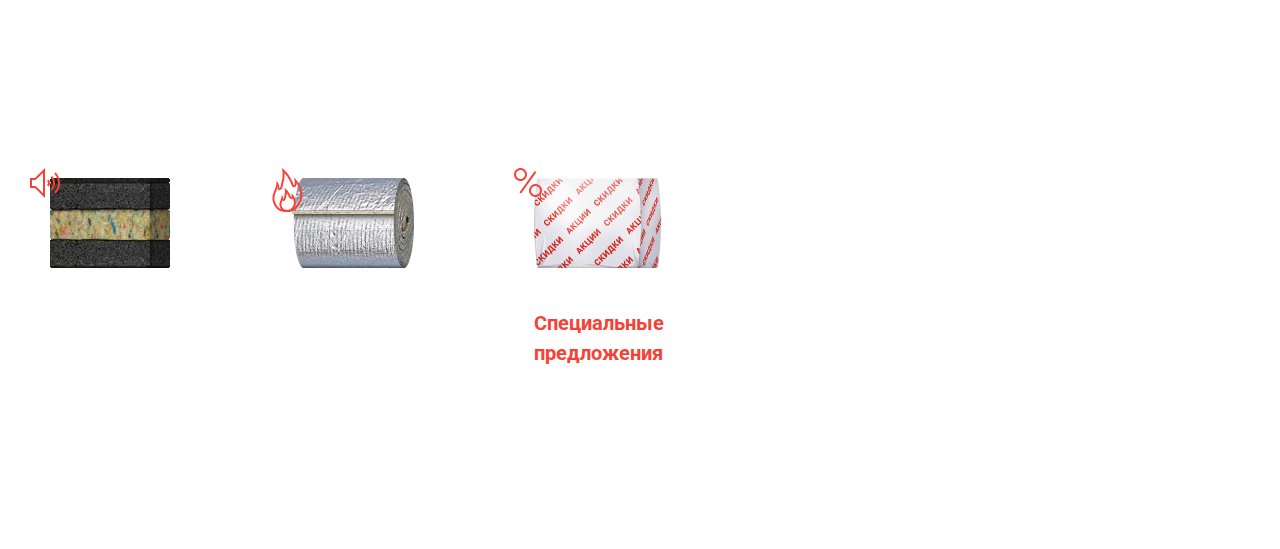
<file: index2.htm>
<!DOCTYPE html>
<html lang="ru"><head>
<meta http-equiv="content-type" content="text/html; charset=UTF-8">
  <meta charset="utf-8">
  <meta http-equiv="X-UA-Compatible" content="IE=edge">
  <meta name="viewport" content="width=device-width, initial-scale=1">
  <meta name="description" content="">
  <meta name="author" content="">
  <link rel="icon" href="f/i//favicon.ico">
  <title>Avalon-Ltd</title>
  <!-- HTML5 shim and Respond.js for IE8 support of HTML5 elements and media queries -->
  <!--[if lt IE 9]>
    <script src="https://oss.maxcdn.com/html5shiv/3.7.2/html5shiv.min.js"></script>
    <script src="https://oss.maxcdn.com/respond/1.4.2/respond.min.js"></script>
  <![endif]-->
  <script src="f/js/jquery-1.11.3.min.js"></script>
  <script src="f/js/jquery.carouFredSel-6.2.1-packed.js"></script>
  <link rel="stylesheet" href="f/fancybox/jquery.fancybox.css?v=2.1.5" media="screen">
  <script src="f/js/bootstrap.min.js"></script>
  <script src="f/js/bootstrap-multiselect.js"></script>
  <script src="f/js/jquery.scrollTo.min.js"></script>
  <script src="f/js/stickyfill.min.js"></script>
  <script src="f/js/iscroll-lite.js"></script>
  <script src="f/js/nouislider.min.js"></script>
  <script src="f/js/bootstrap-spinner.min.js"></script>
  <script src="f/fancybox/jquery.fancybox.pack.js?v=2.1.5"></script>
  <link rel="stylesheet" href="f/css/bootstrap-multiselect.css">
  <link rel="stylesheet" href="f/css/nouislider.min.css">
  <link rel="stylesheet" href="f/css/main.css">
  <script src="f/js/common.js"></script>
  <link href="http://fonts.googleapis.com/css?family=Open+Sans:300italic,regular,italic,bold,bolditalic&subset=cyrillic" rel="stylesheet" type="text/css" />
  <link href='http://fonts.googleapis.com/css?family=Roboto:300,400,500,700&subset=cyrillic' rel='stylesheet' type='text/css'>
  <script>
    $(document).ready(function(){
      var slider = document.getElementById('filter-price');
      noUiSlider.create(slider, {
        start: [ 4500, 32500 ], // Handle start position
        step: 500, // Slider moves in increments of '10'
        margin: 500, // Handles must be more than '20' apart
        connect: true, // Display a colored bar between the handles
        direction: 'ltr', // Put '0' at the bottom of the slider
        orientation: 'horizontal', // Orient the slider vertically
        behaviour: 'tap-drag', // Move handle on tap, bar is draggable
        range: { // Slider can select '0' to '100'
          'min': 500,
          'max': 50000
        }
      });
      var valueFrom = document.getElementById('filter-price-from'),
        valueTo = document.getElementById('filter-price-to');

      // When the slider value changes, update the input and span
      slider.noUiSlider.on('update', function( values, handle ) {
        if ( handle ) {
          valueFrom.innerHTML = values[handle];
        } else {
          valueTo.innerHTML = values[handle];
        }
      });
    });
  </script>
</head>
<body>
  <div class="wrap clearfix">
    <div class="header-control">
      <div class="holder clearfix">
        <form class="select-form city-switch">
          <div class="btn-group">
            <select id="city">
              <option value="0">Ярославль</option>
              <option value="1">Вологда</option>
              <option value="2">Череповец</option>
              <option value="3">Кострома</option>
              <option value="4">Иваново</option>
            </select>
          </div>
        </form>
        <div class="header-control__wrap">
          <ul class="header-control__menu">
            <li><a href="#">О компании</a></li>
            <li><a href="#">Оплата и доставка</a></li>
          </ul><a href="#" class="header-control__person-btn header-control__btn"><i class="icon-key"></i><span class="header-control__btn-text">Личный кабинет</span>
          </a><a href="#" class="header-control__cart-btn header-control__btn"><i class="icon-cart"></i><span class="header-control__btn-text">Корзина</span><span class="header-control__cart-btn-num">25</span></a>
        </div>
      </div>
    </div>  
    <header class="header">
      <div class="header__main">
        <div class="holder clearfix">
          <div class="header__logo">
            <a href="/"><img src="f/i/logo.png" alt=""></a>
            <p class="header__logo-text">комплексные поставки <br>кровельных и стеновых материалов с 2002 года</p>
          </div>
          <div class="header__main-wrap">
            <a href="#callback" class="header__phone-btn iconize-phone modal-inline">&nbsp;</a>
            <p class="header__phone"><span>(4852)</span>640-800</p>
            <ul class="main-menu">
              <li><a href="#">Услуги</a></li>
              <li><a href="#">Проекты</a></li>
              <li><a href="#">Контакты</a></li>
            </ul>
            <div class="main-menu-ham iconize-ham">
              <ul>
                <li class="main-menu-ham__item"><a href="#">Услуги</a></li>
                <li class="main-menu-ham__item"><a href="#">Проекты</a></li>
                <li class="main-menu-ham__item"><a href="#">Контакты</a></li>
                <li class="header__phone main-menu-ham__item main-menu-ham__item_phone"><span>(4852)</span>640-800</li>
              </ul>
            </div>
          </div>
        </div>
      </div>
    </header>
    <div class="content">
      <section class="main">
        <div class="holder clearfix">
          <div class="switcher">
            <div class="main-control">
              <a href="#catalog-popup" class="main-control__catalog-btn catalog-inline"><i class="icon-ham"></i>Каталог
              </a><ul class="switcher__control switcher__control_deactive main-control__switcher switcher__control_gray">
                <li class="switcher__btn"><a href="#">Скидки</a>
                </li><li class="switcher__btn"><a href="#">Акции</a></li>
              </ul>
              <div class="main-control__search">
                <form action="" class="main-control__search-form">
                  <button id="search-btn" class="main-control__search-btn iconize-lens"></button><div class="main-control__search-wrap"><input class="main-control__search-input" id="search-input" type="search" value="" placeholder="Поиск"/></div>
                </form>
              </div>
              <ul class="switcher__control switcher__control_deactive main-control__switcher main-control__switcher_2 switcher__control_gray">
                <li class="switcher__btn"><a href="#">Скидки</a>
                </li><li class="switcher__btn"><a href="#">Акции</a></li>
              </ul>
            </div>
          </div>
          <ul class="breadcrumbs">
            <li><a href="#">Главная</a><i class="icon-right-arrow"></i></li><li><a href="#">Каталог</a><i class="icon-right-arrow"></i></li><li><a href="#">Теплоизоляция</a><i class="icon-right-arrow"></i></li>
          </ul>
          <h1 class="main-title">Теплоизоляция стен</h1>
          <div class="main__table">
            <div class="main__row">
              <div class="main__menu main__cell">
                <div class="catalog-menu">
                  <p class="catalog-menu__title">Подкатегории</p>
                  <ul class="catalog-menu__list">
                    <li class="catalog-menu__item"><a href="#">Вентилируемый фасад</a></li>
                    <li class="catalog-menu__item"><a href="#">Фасад с штукатурным слоем</a></li>
                    <li class="catalog-menu__item"><a href="#">Трехслойные кладки</a></li>
                    <li class="catalog-menu__item catalog-menu__item_active"><a href="#">Каркасные стены</a></li>
                    <li class="catalog-menu__item"><a href="#">Внутреннее утепление</a></li>
                    <li class="catalog-menu__item"><a href="#">Крепеж для фасадов</a></li>
                  </ul>
                </div>
              </div><div class="main__content main__cell">
                <div class="filter">
                  <div class="filter__row">
                    <div class="filter__cell filter__cell_title">
                      <span class="filter__title">Фильтр</span>
                    </div>
                    <div class="filter__cell">
                      <div class="filter__holder">
                        <div class="filter__item">Бренд<i class="icon-caret"></i>
                          <div class="filter__item-sub">
                            <ul class="filter__item-sub-holder">
                              <li><a href="#">Бренд1</a></li>
                              <li><a href="#">Бренд2</a></li>
                              <li><a href="#">Бренд3</a></li>
                              <li><a href="#">Бренд4</a></li>
                            </ul>
                          </div>
                        </div><!-- <div class="filter__item filter__item_active">Бренд<i class="icon-caret"></i>
                        </div> --><div class="filter__item filter__item_price">Цена<i class="icon-caret"></i>
                          <div class="filter__item-sub">
                            <div class="filter__item-sub-holder">
                              <div id="filter-price" class="filter__price"></div>
                              <div class="filter__price-num">
                                <span id="filter-price-to">10</span> <span>₽</span>
                              </div><div class="filter__price-num filter__price-num_to">
                                <span id="filter-price-from">0</span> <span>₽</span>
                              </div>
                              <div class="filter__apply"><a href="#">Применить</a></div>
                            </div>
                          </div>
                        </div><!-- <div class="filter__item filter__item_active">500 <span>₽</span> - 12 500 <span>₽</span><i class="icon-close"></i>
                        </div> -->
                      </div>
                    </div>
                    <div class="view-switcher filter__cell">
                      <span class="view-switcher__item view-switcher__item_active view-switcher__item_tiles iconize-tiles">
                      </span><a href="#" class="view-switcher__item view-switcher__item_list iconize-list"></a>
                    </div>
                  </div>
                </div>
                <div class="catalog catalog_tight">
                  <div class="catalog__holder">
                    <div class="catalog__item catalog__item_dbl">
                      <a href="#" class="catalog__item-holder">
                        <span class="catalog__img">
                          <img src="f/i/catalog/1.jpg" alt="">
                        </span>
                        <span class="catalog__in-stock"><i class="icon-ok"></i>В наличии</span>
                        <span class="catalog__brand">Rockwool</span>
                        <span class="catalog__name">Утеплитель Лайт Баттс Скандик</span>
                        <span class="catalog__old-price">от  <b>465</b> <span>₽</span> / шт. </span>
                        <span class="catalog__price">от  <b>230</b> <span>₽</span> / шт.</span>
                      </a>
                    </div><div class="catalog__item">
                      <a href="#" class="catalog__item-holder">
                        <span class="catalog__img">
                          <img src="f/i/catalog/2.jpg" alt="">
                        </span>
                        <span class="catalog__in-stock"><i class="icon-ok"></i>В наличии</span>
                        <span class="catalog__brand">Rockwool</span>
                        <span class="catalog__name">Утеплитель Флор Баттс</span>                  
                        <span class="catalog__price">от  <b>589</b> <span>₽</span> / шт.</span>
                      </a>
                    </div><div class="catalog__item">
                      <a href="#" class="catalog__item-holder">
                        <span class="catalog__img">
                          <img src="f/i/catalog/3.jpg" alt="">
                        </span>
                        <span class="catalog__in-stock catalog__in-stock_not"><i class="icon-time"></i>Под заказ</span>
                        <span class="catalog__brand">Rockwool</span>
                        <span class="catalog__name">Утеплитель Лайт Баттс</span>                  
                        <span class="catalog__price">от  <b>240</b> <span>₽</span> / шт.</span>
                      </a>
                    </div><div class="catalog__item">
                      <a href="#" class="catalog__item-holder">
                        <span class="catalog__img">
                          <img src="f/i/catalog/4.jpg" alt="">
                        </span>
                        <span class="catalog__in-stock"><i class="icon-ok"></i>В наличии</span>
                        <span class="catalog__brand">Rockwool</span>
                        <span class="catalog__name">Утеплитель Лайт Баттс Скандик XL 100мм</span>                  
                        <span class="catalog__price">от  <b>325</b> <span>₽</span> / шт.</span>
                      </a>
                    </div><div class="catalog__item">
                      <a href="#" class="catalog__item-holder">
                         <span class="catalog__img">
                          <img src="f/i/catalog/5.jpg" alt="">
                        </span>
                        <span class="catalog__in-stock"><i class="icon-ok"></i>В наличии</span>
                        <span class="catalog__brand">Rockwool</span>
                        <span class="catalog__name">Утеплитель Акустик Баттс</span>                  
                        <span class="catalog__price">от  <b>469</b> <span>₽</span> / шт.</span>
                      </a>
                    </div><div class="catalog__item catalog__item_spec">
                      <a href="#" class="catalog__item-holder">
                        <span class="catalog__back"><img src="f/i/catalog/10.jpg" alt=""></span>
                        <img src="f/i/brands/9.png" class="catalog__brand"></img>
                        <span class="catalog__title">Монтаж утеплителя</span>
                        <span class="catalog__text">профессионально, качественно и точно в срок</span>
                      </a>
                    </div><div class="catalog__item">
                      <a href="#" class="catalog__item-holder">
                        <span class="catalog__img">
                          <img src="f/i/catalog/6.jpg" alt="">
                        </span>
                        <span class="catalog__in-stock"><i class="icon-ok"></i>В наличии</span>
                        <span class="catalog__brand">Пеноплекс</span>
                        <span class="catalog__name">Утеплитель Пеноплекс Стена</span>                  
                        <span class="catalog__price"><b>3500</b> <span>₽</span> / шт.</span>
                      </a>
                    </div><div class="catalog__item">
                      <a href="#" class="catalog__item-holder">
                        <span class="catalog__img">
                          <img src="f/i/catalog/6.jpg" alt="">
                        </span>
                        <span class="catalog__in-stock"><i class="icon-ok"></i>В наличии</span>
                        <span class="catalog__brand">Пеноплекс</span>
                        <span class="catalog__name">Утеплитель Пеноплекс Стена</span>                  
                        <span class="catalog__price"><b>3500</b> <span>₽</span> / шт.</span>
                      </a>
                    </div><div class="catalog__item">
                      <a href="#" class="catalog__item-holder">
                        <span class="catalog__img">
                          <img src="f/i/catalog/6.jpg" alt="">
                        </span>
                        <span class="catalog__in-stock"><i class="icon-ok"></i>В наличии</span>
                        <span class="catalog__brand">Пеноплекс</span>
                        <span class="catalog__name">Утеплитель Пеноплекс Стена</span>                  
                        <span class="catalog__price"><b>3500</b> <span>₽</span> / шт.</span>
                      </a>
                    </div>
                  </div>
                </div>
                <ul class="pager">
                  <li class="disabled"><span>1</span>
                  </li><li><a href="#">2</a>
                  </li><li><a href="#">3</a>
                  </li><li><a href="#">4</a>
                  </li><li><a href="#">5</a>
                  </li><li><a href="#">...</a></li>
                </ul>
              </div>
            </div>
          </div>
        </div>
      </section>
    </div>
  </div> 
  <footer class="footer">
    <div class="holder clearfix">
      <div class="footer__line">
        <div class="footer__catalog">
          <div class="footer__holder">
            <div class="footer__wrap">
              <p class="footer__title"><a href="#">Каталог</a></p>
              <div class="footer__col">
                <p class="footer__subtitle">По материалам</p>
                <ul>
                  <li><a href="#">Кровельные материалы</a></li>
                  <li><a href="#">Стеновые материалы</a></li>
                  <li><a href="#">Теплоизоляция</a></li>
                  <li><a href="#">Гидроизоляция</a></li>
                  <li><a href="#">Паро-, ветро-, влагозащита</a></li>
                  <li><a href="#">Звукоизоляция</a></li>
                  <li><a href="#">Огнезащита и техническая изоляция</a></li>
                  <li><a href="#">Специальные предложения</a></li>
                </ul>
              </div><div class="footer__col">
                <p class="footer__subtitle">По конструкциям</p>
                <ul>
                  <li><a href="#">Кровля</a></li>
                  <li><a href="#">Стена</a></li>
                  <li><a href="#">Фундамент</a></li>
                </ul>
              </div><div class="footer__col">
                <p class="footer__subtitle">По брендам</p>
                <ul>
                  <li><a href="#">Rockwool</a></li>
                  <li><a href="#">Icopal</a></li>
                  <li><a href="#">Ruukki</a></li>
                  <li><a href="#">Velux</a></li>
                  <li><a href="#">Juta</a></li>
                  <li><a href="#">Пеноплекс</a></li>
                  <li><a href="#">Аквастоп</a></li>
                </ul>
                <a href="#" class="footer__brands">Все бренды →</a>
              </div>
            </div>
          </div>
        </div><div class="footer__col">
          <div class="footer__holder">
            <p class="footer__title"><a href="#">Услуги</a></p>
            <ul>
              <li><a href="#">Консультация</a></li>
              <li><a href="#">Расчет</a></li>
              <li><a href="#">Комплексная поставка</a></li>
              <li><a href="#">Доставка</a></li>
              <li><a href="#">Монтаж</a></li>
              <li><a href="#">Гарантийное и постгарантийное обслуживание</a></li>
            </ul>
          </div>
        </div><div class="footer__col">
          <div class="footer__holder">
            <p class="footer__title"><a href="#">Контакты</a></p>
            <ul>
              <li class="footer__phone">Ярославль  <b>(4852)</b> <span>640-800</span></li>
              <li class="footer__phone">Вологда  <b>(8172)</b> <span>578-530</span></li>
              <li class="footer__phone">Череповец  <b>(8202)</b> <span>253-281</span></li>
              <li class="footer__phone">Кострома  <b>(4942)</b> <span>520-501</span></li>
              <li class="footer__phone">Иваново  <b>(4932)</b> <span>260-070</span></li>
            </ul>
          </div>
        </div>
      </div>
      <div class="footer__line">
        <div class="footer__col">
          <div class="footer__holder">
            <p class="footer__title"><a href="#">О компании</a></p>
            <a href="#" class="footer__link">Лицензии и сертификаты</a>
          </div>
        </div><div class="footer__col">
          <div class="footer__holder">
            <p class="footer__title"><a href="#">Проекты</a></p>
          </div> 
        </div><div class="footer__col">
          <div class="footer__holder">
            <p class="footer__title"><a href="#">Доставка и оплата</a></p>
          </div>   
        </div><div class="footer__col">
          <div class="footer__holder">
            <p class="footer__title"><a href="#">Статьи</a></p>
          </div>
        </div><div class="footer__col footer__col_subs">
          <div class="footer__holder">
            <p class="footer__title"><a href="#">Подписка</a></p>
            <form action="" class="footer__subs-form">
              <button id="subscribe-btn" class="footer__subs-btn iconize-ok"></button><div class="footer__subs-wrap"><input class="footer__subs" id="subscribe-input" type="email" value="" placeholder="Ваш E-mail"/></div>
            </form>
          </div> 
        </div>
      </div>
      <div class="footer__line footer__line_madeby">
        <p class="made-by">Создание сайта<a class="icon-inteo" target="_blank" rel="external nofollow" href="http://inteo-s.ru"></a></p>
      </div>
    </div>
  </footer> 
  <div class="popups">
    <div class="popup" id="callback">
      <p class="popup__title">Обратный звонок</p>
      <div class="popup__inputs">
        <div class="popup__input">
          <input type="text" class="input" placeholder="Представьтесь, пожалуйста">
        </div>
        <div class="popup__input">
          <input type="tel" class="input input_verif input_error" placeholder="Телефон">
          <span class="input-verif input-verif_error"></span>
        </div>
        <div class="popup__input">
          <input type="email" class="input input_verif input_success" placeholder="Электронная почта">
          <span class="input-verif input-verif_success"></span>
        </div>
      </div>
      <div class="popup__btn">
        <a href="#" class="orange-btn">Отправить</a>
      </div>
    </div>
  </div>
  <div class="catalog-popup" id="catalog-popup">
    <section class="catalog-list">
      <div class="holder">
        <div class="switcher">
          <ul class="switcher__control switcher__control_orange switcher__control_wide catalog-list__switcher">
            <li class="switcher__btn switcher__btn_active"><a href="#">По материалам</a>
            </li><li class="switcher__btn"><a href="#">По конструкциям</a>
            </li><li class="switcher__btn"><a href="#">По брендам</a></li>
          </ul>
          <div class="switcher__holder catalog-list__holder switcher__holder_active">
            <div class="catalog-list__item">
              <div class="catalog-list__img">
                <img src="f/i/catalog-list/1.png" alt="">
              </div>
              <p class="catalog-list__section">Кровельные <br> материалы</p>
              <ul class="catalog-list__links">
                <li><a href="#">Скатные кровли</a></li>
                <li><a href="#">Мансардные окна</a></li>
                <li><a href="#">Плоские кровли</a></li>
                <li><a href="#">Дымоудаление и зенитные фонари</a></li>
              </ul>
            </div><div class="catalog-list__item">
              <div class="catalog-list__img">
                <img src="f/i/catalog-list/2.png" alt="">
              </div>
              <p class="catalog-list__section">Стеновые <br> материалы</p>
              <ul class="catalog-list__links">
                <li><a href="#">Кирпич</a></li>
                <li><a href="#">Сэндвич панели</a></li>
                <li><a href="#">Вентилируемые фасады</a></li>
                <li><a href="#">Сайдинг</a></li>
              </ul>
            </div><div class="catalog-list__item">
              <div class="catalog-list__img">
                <i class="catalog-list__icon icon-sun"></i>
                <img src="f/i/catalog-list/3.png" alt="">
              </div>
              <p class="catalog-list__section">Теплоизоляция</p>
              <ul class="catalog-list__links">
                <li><a href="#">Кровля</a></li>
                <li><a href="#">Стена</a></li>
                <li><a href="#">Пол</a></li>
                <li><a href="#">Фундамент</a></li>
              </ul>
            </div><div class="catalog-list__item">
              <div class="catalog-list__img">
                <i class="catalog-list__icon icon-drop"></i>
                <img src="f/i/catalog-list/4.png" alt="">
              </div>
              <p class="catalog-list__section">Гидроизоляция</p>
              <ul class="catalog-list__links">
                <li><a href="#">Гидроизоляция фундамента</a></li>
                <li><a href="#">Гидроизоляционные шпонки и бентонитовый шнур</a></li>
                <li><a href="#">Деформационные швы</a></li>
                <li><a href="#">Гидроизоляция мостов</a></li>
              </ul>
            </div><div class="catalog-list__item">
              <div class="catalog-list__img">
                <i class="catalog-list__icon icon-steam"></i>
                <img src="f/i/catalog-list/5.png" alt="">
              </div>
              <p class="catalog-list__section">Паро-, ветро-, <br> влагозащита</p>
              <ul class="catalog-list__links">
                <li><a href="#">Подкровельные мембраны</a></li>
                <li><a href="#">Пароизоляция</a></li>
                <li><a href="#">Ветровлагозащита</a></li>
              </ul>
            </div><div class="catalog-list__item">
              <div class="catalog-list__img">
                <i class="catalog-list__icon icon-sound"></i>
                <img src="f/i/catalog-list/6.png" alt="">
              </div>
              <p class="catalog-list__section">Звукоизоляция</p>
              <ul class="catalog-list__links">
                <li><a href="#">Перегородок</a></li>
                <li><a href="#">Перекрытий</a></li>
              </ul>
            </div><div class="catalog-list__item">
              <div class="catalog-list__img">
                <i class="catalog-list__icon icon-fire"></i>
                <img src="f/i/catalog-list/7.png" alt="">
              </div>
              <p class="catalog-list__section">Огнезащита <br> и техническая <br> изоляция</p>
              <ul class="catalog-list__links">
                <li><a href="#">Огнезащита</a></li>
                <li><a href="#">Техническая изоляция</a></li>
              </ul>
            </div><div class="catalog-list__item">
              <div class="catalog-list__img">
                <i class="catalog-list__icon icon-percent"></i>
                <img src="f/i/catalog-list/8.png" alt="">
              </div>
              <p class="catalog-list__section catalog-list__section_spec">Специальные  <br>предложения</p>
              <ul class="catalog-list__links">
                <li><a href="#">Акции</a></li>
                <li><a href="#">Скидки</a></li>
              </ul>
            </div>           
          </div>
          <div class="switcher__holder catalog-list__holder">
            <div class="catalog-list__item">
              <div class="catalog-list__img">
                <img src="f/i/catalog-list/9.png" alt="">
              </div>
              <p class="catalog-list__section">Кровля</p>
              <ul class="catalog-list__links">
                <li><a href="#">Скатная</a></li>
                <li><a href="#">Плоская</a></li>
              </ul>
            </div><div class="catalog-list__item">
              <div class="catalog-list__img">
                <img src="f/i/catalog-list/10.png" alt="">
              </div>
              <p class="catalog-list__section">Стены</p>
              <ul class="catalog-list__links">
                <li><a href="#">Сэндвич-панели</a></li>
                <li><a href="#">Штукатурный фасад</a></li>
                <li><a href="#">Вентилируемый фасад</a></li>
                <li><a href="#">Кирпич</a></li>
                <li><a href="#">Трехслойная кладка</a></li>
                <li><a href="#">Каркасные стены</a></li>
              </ul>
            </div><div class="catalog-list__item">
              <div class="catalog-list__img">
                <img src="f/i/catalog-list/11.png" alt="">
              </div>
              <p class="catalog-list__section">Фундамент</p>
              <ul class="catalog-list__links">
                <li><a href="#">Гидроизоляция</a></li>
                <li><a href="#">Гидроизоляция с утеплением</a></li>
                <li><a href="#">Гидрошпонки</a></li>
              </ul>
            </div>          
          </div>
          <div class="switcher__holder catalog-list__holder catalog-list__holder_brand brand">
            <a href="#" class="brand__item">
              <img src="f/i/brands/1.png" alt="">
            </a><a href="#" class="brand__item">
              <img src="f/i/brands/2.png" alt="">
            </a><a href="#" class="brand__item">
              <img src="f/i/brands/3.png" alt="">
            </a><a href="#" class="brand__item">
              <img src="f/i/brands/4.png" alt="">
            </a><a href="#" class="brand__item">
              <img src="f/i/brands/5.png" alt="">
            </a><a href="#" class="brand__item">
              <img src="f/i/brands/6.png" alt="">
            </a><a href="#" class="brand__item">
              <img src="f/i/brands/7.png" alt="">
            </a><a href="#" class="brand__item">
              <img src="f/i/brands/8.png" alt="">
            </a>         
          </div>
        </div>
      </div>
    </section>
  </div>
</body>
</html>
</file>
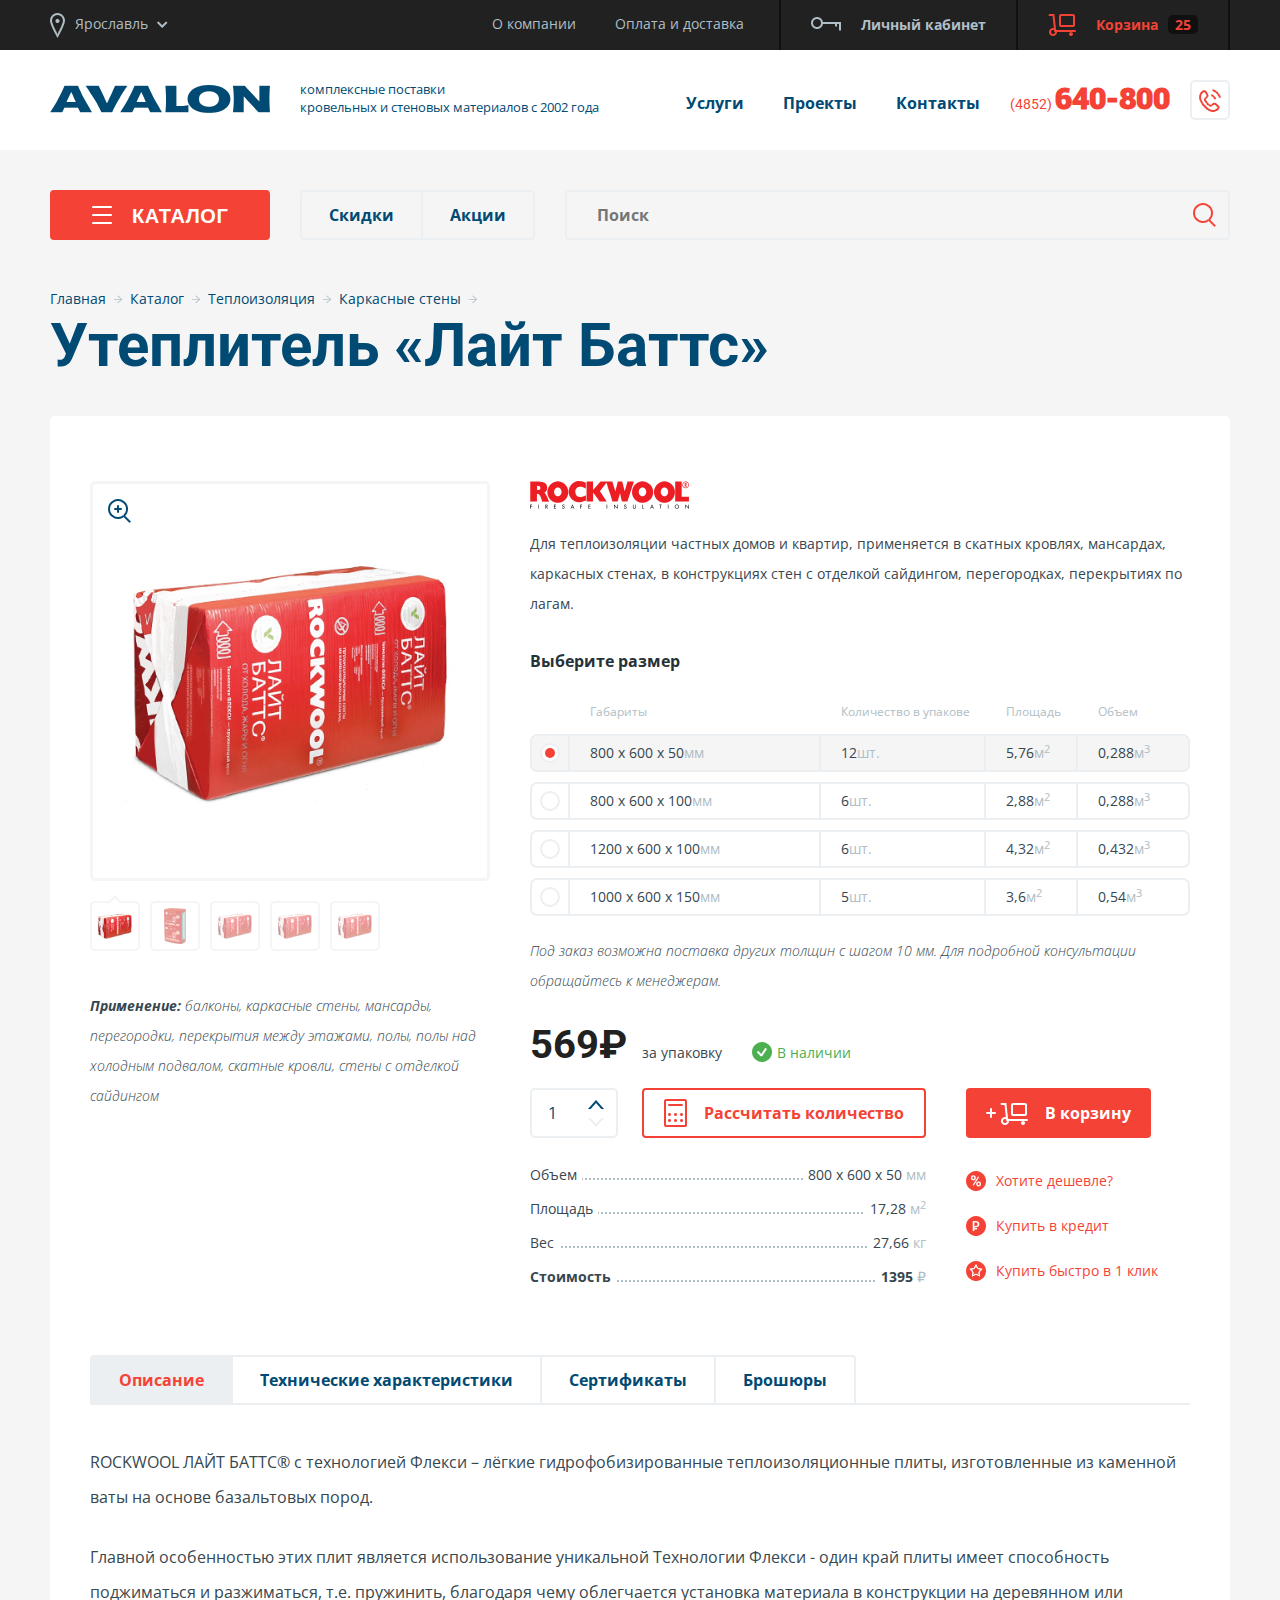
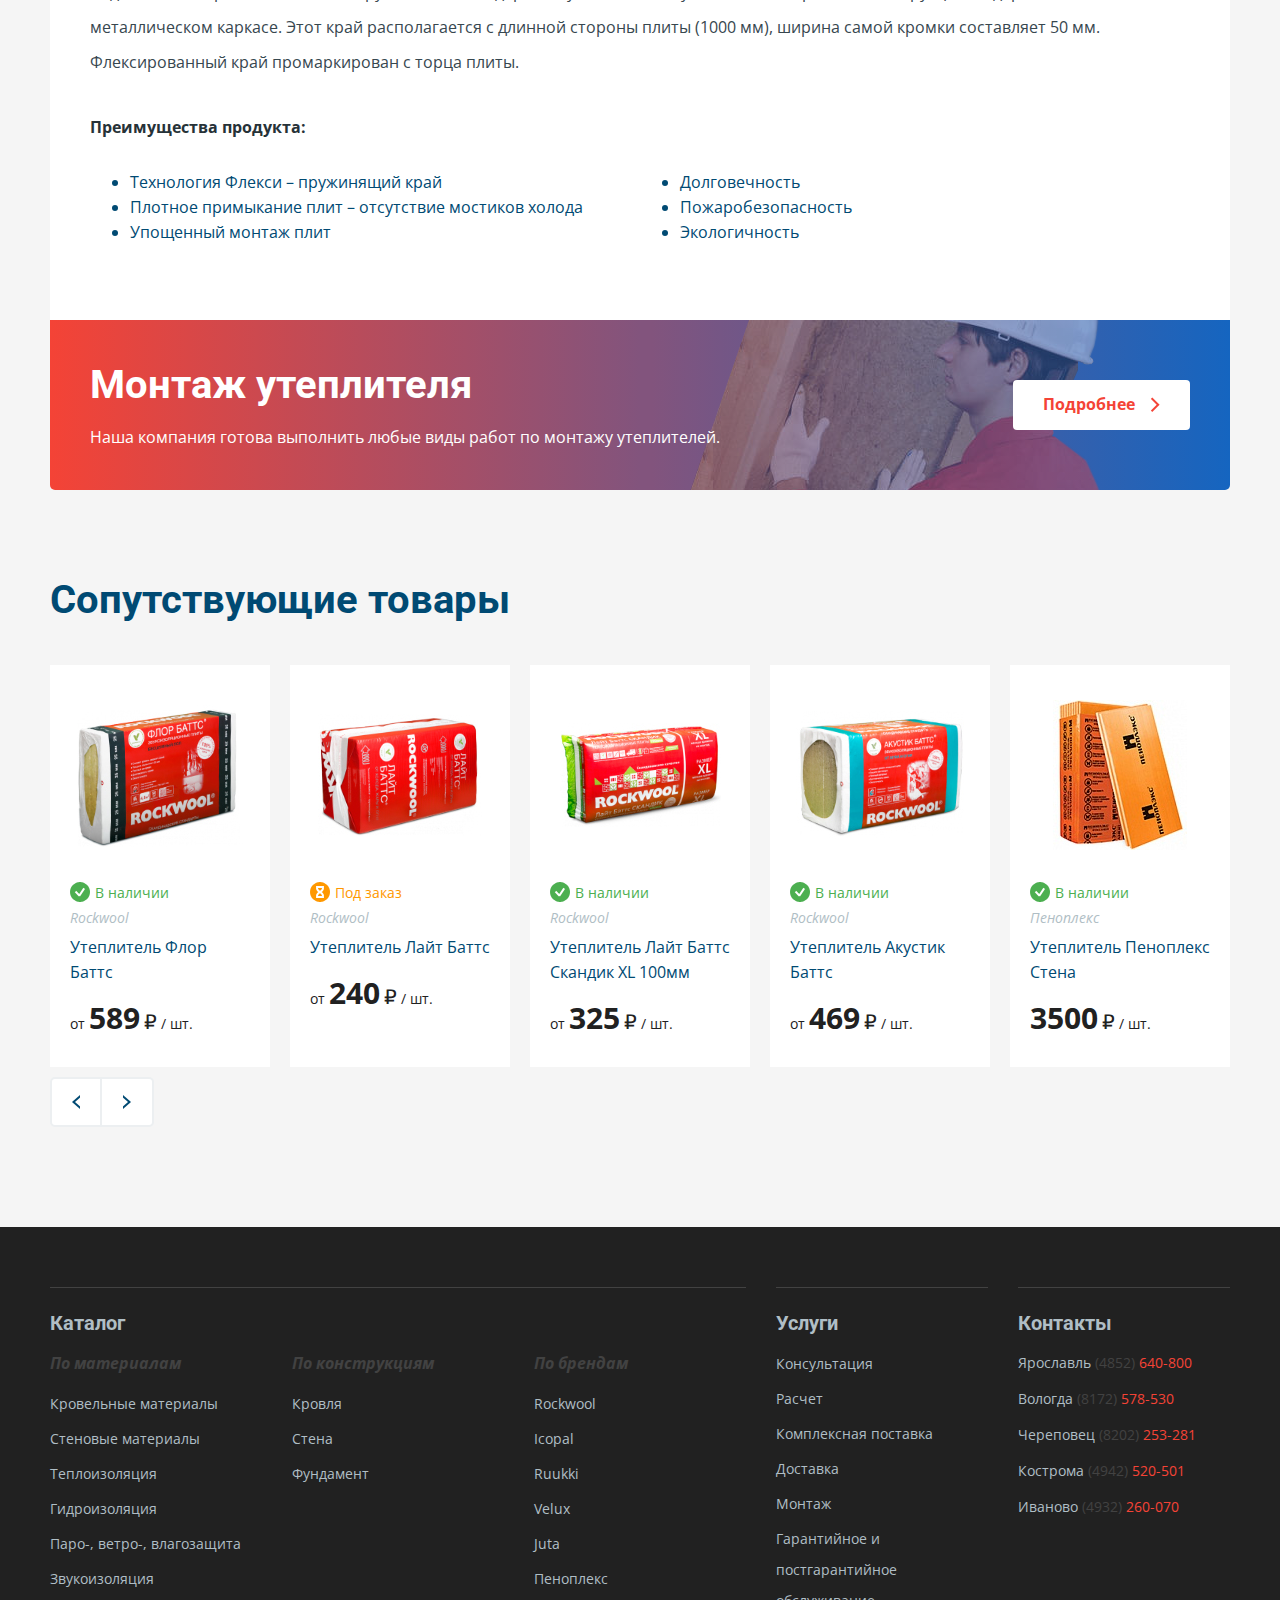
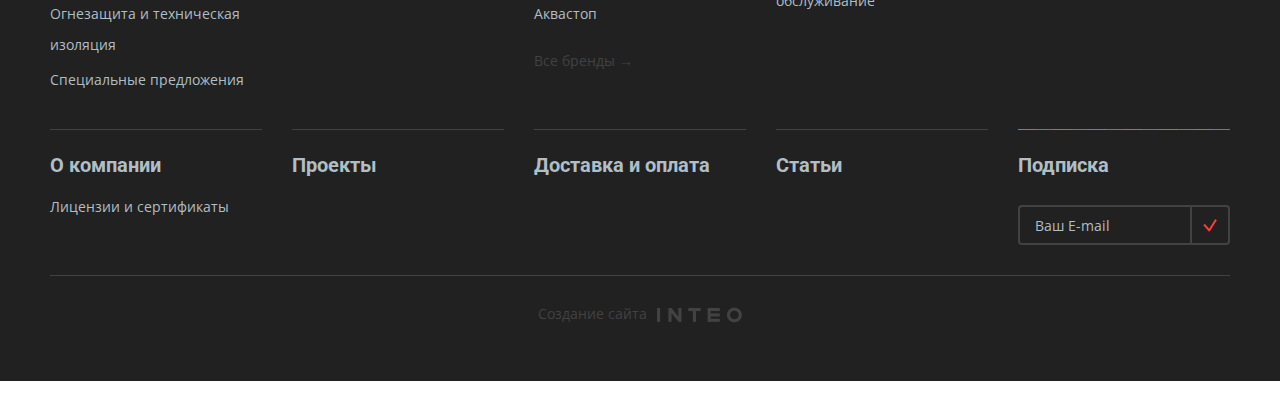
<file: index3.htm>
<!DOCTYPE html>
<html lang="ru"><head>
<meta http-equiv="content-type" content="text/html; charset=UTF-8">
  <meta charset="utf-8">
  <meta http-equiv="X-UA-Compatible" content="IE=edge">
  <meta name="viewport" content="width=device-width, initial-scale=1">
  <meta name="description" content="">
  <meta name="author" content="">
  <link rel="icon" href="f/i//favicon.ico">
  <title>Avalon-Ltd</title>
  <!-- HTML5 shim and Respond.js for IE8 support of HTML5 elements and media queries -->
  <!--[if lt IE 9]>
    <script src="https://oss.maxcdn.com/html5shiv/3.7.2/html5shiv.min.js"></script>
    <script src="https://oss.maxcdn.com/respond/1.4.2/respond.min.js"></script>
  <![endif]-->
  <script src="f/js/jquery-1.11.3.min.js"></script>
  <script src="f/js/jquery.carouFredSel-6.2.1-packed.js"></script>
  <link rel="stylesheet" href="f/fancybox/jquery.fancybox.css?v=2.1.5" media="screen">
  <script src="f/js/bootstrap.min.js"></script>
  <script src="f/js/bootstrap-multiselect.js"></script>
  <script src="f/js/jquery.scrollTo.min.js"></script>
  <script src="f/js/stickyfill.min.js"></script>
  <script src="f/js/iscroll-lite.js"></script>
  <script src="f/js/bootstrap-spinner.min.js"></script>
  <script src="f/fancybox/jquery.fancybox.pack.js?v=2.1.5"></script>
  <link rel="stylesheet" href="f/css/bootstrap-multiselect.css">
  <link rel="stylesheet" href="f/css/main.css">
  <script src="f/js/common.js"></script>
  <link href="http://fonts.googleapis.com/css?family=Open+Sans:300italic,regular,italic,bold,bolditalic&subset=cyrillic" rel="stylesheet" type="text/css" />
  <link href='http://fonts.googleapis.com/css?family=Roboto:300,400,500,700&subset=cyrillic' rel='stylesheet' type='text/css'>
  <script>
    $(document).ready(function(){
      var accom_slider = $('.goods__accom .catalog__holder');
      accom_slider.carouFredSel({
        responsive: true,
        items : { 
          visible : {
            min : 1,
            max : 5
          }
        }, 
        auto: false,
        width: "100%",
        height: "auto",
        prev: ".catalog__arrow_left",
        next: ".catalog__arrow_right",
      });
      $(".goods__accom .caroufredsel_wrapper").width($(".goods__accom .caroufredsel_wrapper").width() + 20);
      $(".goods__accom .caroufredsel_wrapper").height($(".goods__accom .caroufredsel_wrapper").height() + 20);
    });
  </script>
</head>
<body>
  <div class="wrap clearfix">
    <div class="header-control">
      <div class="holder clearfix">
        <form class="select-form city-switch">
          <div class="btn-group">
            <select id="city">
              <option value="0">Ярославль</option>
              <option value="1">Вологда</option>
              <option value="2">Череповец</option>
              <option value="3">Кострома</option>
              <option value="4">Иваново</option>
            </select>
          </div>
        </form>
        <div class="header-control__wrap">
          <ul class="header-control__menu">
            <li><a href="#">О компании</a></li>
            <li><a href="#">Оплата и доставка</a></li>
          </ul><a href="#" class="header-control__person-btn header-control__btn"><i class="icon-key"></i><span class="header-control__btn-text">Личный кабинет</span>
          </a><a href="#" class="header-control__cart-btn header-control__btn"><i class="icon-cart"></i><span class="header-control__btn-text">Корзина</span><span class="header-control__cart-btn-num">25</span></a>
        </div>
      </div>
    </div>  
    <header class="header">
      <div class="header__main">
        <div class="holder clearfix">
          <div class="header__logo">
            <a href="/"><img src="f/i/logo.png" alt=""></a>
            <p class="header__logo-text">комплексные поставки <br>кровельных и стеновых материалов с 2002 года</p>
          </div>
          <div class="header__main-wrap">
            <a href="#callback" class="header__phone-btn iconize-phone modal-inline">&nbsp;</a>
            <p class="header__phone"><span>(4852)</span>640-800</p>
            <ul class="main-menu">
              <li><a href="#">Услуги</a></li>
              <li><a href="#">Проекты</a></li>
              <li><a href="#">Контакты</a></li>
            </ul>
            <div class="main-menu-ham iconize-ham">
              <ul>
                <li class="main-menu-ham__item"><a href="#">Услуги</a></li>
                <li class="main-menu-ham__item"><a href="#">Проекты</a></li>
                <li class="main-menu-ham__item"><a href="#">Контакты</a></li>
                <li class="header__phone main-menu-ham__item main-menu-ham__item_phone"><span>(4852)</span>640-800</li>
              </ul>
            </div>
          </div>
        </div>
      </div>
    </header>
    <div class="content">
      <section class="goods main">
        <div class="holder clearfix">
          <div class="switcher">
            <div class="main-control">
              <a href="#" class="main-control__catalog-btn js-scroll-link" data-scrollto="1"><i class="icon-ham"></i>Каталог
              </a><ul class="switcher__control switcher__control_deactive main-control__switcher switcher__control_gray">
                <li class="switcher__btn"><a href="#">Скидки</a>
                </li><li class="switcher__btn"><a href="#">Акции</a></li>
              </ul>
              <div class="main-control__search">
                <form action="" class="main-control__search-form">
                  <button id="search-btn" class="main-control__search-btn iconize-lens"></button><div class="main-control__search-wrap"><input class="main-control__search-input" id="search-input" type="search" value="" placeholder="Поиск"/></div>
                </form>
              </div>
              <ul class="switcher__control switcher__control_deactive main-control__switcher main-control__switcher_2 switcher__control_gray">
                <li class="switcher__btn"><a href="#">Скидки</a>
                </li><li class="switcher__btn"><a href="#">Акции</a></li>
              </ul>
            </div>
          </div>
          <ul class="breadcrumbs">
            <li><a href="#">Главная</a><i class="icon-right-arrow"></i></li><li><a href="#">Каталог</a><i class="icon-right-arrow"></i></li><li><a href="#">Теплоизоляция</a><i class="icon-right-arrow"></i></li><li><a href="#">Каркасные стены</a><i class="icon-right-arrow"></i></li>
          </ul>
          <h1 class="main-title">Утеплитель «Лайт Баттс»</h1>
          <div class="goods__wrap">
            <div class="goods__holder">
              <div class="goods__img">
                <div class="goods-carou">
                  <a href="#" class="goods-carou__holder">
                    <i class="icon-lens"></i>
                    <img src="f/i/goods/1.jpg" alt="">
                  </a>
                  <div class="goods-carou__pager">
                    <a href="#" class="selected"><img src="f/i/goods/1.jpg" alt="">
                    </a><a href="#"><img src="f/i/goods/2.jpg" alt="">
                    </a><a href="#"><img src="f/i/goods/1.jpg" alt="">
                    </a><a href="#"><img src="f/i/goods/1.jpg" alt="">
                    </a><a href="#"><img src="f/i/goods/1.jpg" alt=""></a>
                  </div>
                </div>
                <p class="goods__hint"><span>Применение:</span> балконы, каркасные стены, мансарды, перегородки, перекрытия между этажами, полы, полы над холодным подвалом, скатные кровли, стены с отделкой сайдингом </p>
              </div>
              <div class="goods__detail">
                <img class="goods__brand" src="f/i/brands/1.png">
                <p class="goods__short">Для теплоизоляции частных домов и квартир, применяется в скатных кровлях, мансардах, каркасных стенах, в конструкциях стен с отделкой сайдингом, перегородках, перекрытиях по лагам. </p>
                <div class="goods__size">
                  <p class="goods__subtitle">Выберите размер</p>
                  <div class="goods-size">
                    <div class="goods-size__row goods-size__row_head">
                      <div class="goods-size__cell"></div>
                      <div class="goods-size__cell"><span>Габариты</span></div>
                      <div class="goods-size__cell"><span>Количество в упакове</span></div>
                      <div class="goods-size__cell"><span>Площадь</span></div>
                      <div class="goods-size__cell"><span>Объем</span></div>
                    </div>
                  </div>
                  <div class="table-input goods-size">
                    <input type="radio" id="size1" name="size" class="table-input__control" checked>
                    <label for="size1">
                      <span class="table-input__row goods-size__row">
                        <span class="table-input__cell goods-size__cell"></span>
                        <span class="table-input__cell goods-size__cell"><b>800 х</b> <b>600 х</b> 50<span>мм</span></span>
                        <span class="table-input__cell goods-size__cell">12<span>шт.</span></span>
                        <span class="table-input__cell goods-size__cell">5,76<span>м<sup>2</sup></span></span>
                        <span class="table-input__cell goods-size__cell">0,288<span>м<sup>3</sup></span></span>
                      </span>
                    </label>
                  </div>
                  <div class="table-input goods-size">
                    <input type="radio" id="size2" name="size" class="table-input__control">
                    <label for="size2">
                      <span class="table-input__row goods-size__row">
                        <span class="table-input__cell goods-size__cell"></span>
                        <span class="table-input__cell goods-size__cell"><b>800 х</b> <b>600 х</b> 100<span>мм</span></span>
                        <span class="table-input__cell goods-size__cell">6<span>шт.</span></span>
                        <span class="table-input__cell goods-size__cell">2,88<span>м<sup>2</sup></span></span>
                        <span class="table-input__cell goods-size__cell">0,288<span>м<sup>3</sup></span></span>
                      </span>
                    </label>
                  </div>
                  <div class="table-input goods-size">
                    <input type="radio" id="size3" name="size" class="table-input__control">
                    <label for="size3">
                      <span class="table-input__row goods-size__row">
                        <span class="table-input__cell goods-size__cell"></span>
                        <span class="table-input__cell goods-size__cell"><b>1200 х</b> <b>600 х</b> 100<span>мм</span></span>
                        <span class="table-input__cell goods-size__cell">6<span>шт.</span></span>
                        <span class="table-input__cell goods-size__cell">4,32<span>м<sup>2</sup></span></span>
                        <span class="table-input__cell goods-size__cell">0,432<span>м<sup>3</sup></span></span>
                      </span>
                    </label>
                  </div>
                  <div class="table-input goods-size">
                    <input type="radio" id="size4" name="size" class="table-input__control">
                    <label for="size4">
                      <span class="table-input__row goods-size__row">
                        <span class="table-input__cell goods-size__cell"></span>
                        <span class="table-input__cell goods-size__cell"><b>1000 х</b> <b>600 х</b> 150<span>мм</span></span>
                        <span class="table-input__cell goods-size__cell">5<span>шт.</span></span>
                        <span class="table-input__cell goods-size__cell">3,6<span>м<sup>2</sup></span></span>
                        <span class="table-input__cell goods-size__cell">0,54<span>м<sup>3</sup></span></span>
                      </span>
                    </label>
                  </div>
                </div> 
                <p class="goods__hint">Под заказ возможна поставка других толщин с шагом 10 мм. Для подробной консультации обращайтесь к менеджерам.</p>
                <span class="goods__price">569<span>₽</span></span><span class="goods__for-one">за упаковку</span><span class="goods__in-stock"><i class="icon-ok"></i>В наличии</span> <!-- <span class="goods__in-stock goods__in-stock_not"><i class="icon-time"></i>Под заказ</span> -->
                <div class="goods__control">
                  <div class="goods__control-wrap">
                      <div class="amounter goods__amounter">
                      <input type="number" data-ride="spinner" id="spinner1" class="amounter__numb" value="1" data-min="1" onclick="return false;">
                      <div class="amounter__btns">
                        <button class="amounter__btn amounter__btn_up" type="button" data-value="1" data-target="#spinner1" data-toggle="spinner" onclick="return false;"></button>
                        <button class="amounter__btn amounter__btn_down" type="button" data-value="-1" data-target="#spinner1" data-toggle="spinner" onclick="return false;"></button>
                      </div>
                    </div>
                    <a href="#" class="white-btn goods__calc"><i class="icon-calc"></i>Рассчитать количество</a>
                    <div class="goods__info">
                      <div class="info-line">
                        <span class="info-line__name">Объем</span>
                        <span class="info-line__value">800 х 600 х 50 <span>мм</span></span>
                      </div>
                      <div class="info-line">
                        <span class="info-line__name">Площадь</span>
                        <span class="info-line__value">17,28 <span>м<sup>2</sup></span></span>
                      </div>
                      <div class="info-line">
                        <span class="info-line__name">Вес</span>
                        <span class="info-line__value">27,66 <span>кг</span></span>
                      </div>
                      <div class="info-line info-line_bold">
                        <span class="info-line__name">Стоимость</span>
                        <span class="info-line__value">1395 <span>₽</span></span>
                      </div>
                    </div>
                  </div><div class="goods__control-wrap">
                    <a href="#" class="orange-btn goods__in-cart"><i class="icon-in-cart"></i>В корзину</a>
                    <div class="goods__control-link">
                      <a href="#" class="iconed-link"><i class="icon-procent"></i>Хотите дешевле?</a>
                    </div>
                    <div class="goods__control-link">
                      <a href="#" class="iconed-link"><i class="icon-rub"></i>Купить в кредит</a>
                    </div>
                    <div class="goods__control-link">
                      <a href="#" class="iconed-link"><i class="icon-star"></i>Купить быстро в 1 клик</a>
                    </div>
                  </div>
                </div>
              </div>
              <div class="switcher">
                <div class="switcher__control switcher__control_big switcher__control_gray_white switcher__control_gray">
                  <div class="switcher__btn switcher__btn_active"><a href="#">Описание</a>
                  </div><div class="switcher__btn"><a href="#">Технические характеристики</a>
                  </div><div class="switcher__btn"><a href="#">Сертификаты</a>
                  </div><div class="switcher__btn"><a href="#">Брошюры</a></div>
                </div>
                <div class="goods__description">
                  <div class="switcher__holder switcher__holder_active">
                    <div class="goods__text">
                      <p>ROCKWOOL ЛАЙТ БАТТС® с технологией Флекси – лёгкие гидрофобизированные теплоизоляционные плиты, изготовленные из каменной ваты на основе базальтовых пород.</p>
                      <p>Главной особенностью этих плит является использование уникальной Технологии Флекси - один край плиты имеет способность поджиматься и разжиматься, т.е. пружинить, благодаря чему облегчается установка материала в конструкции на деревянном или металлическом каркасе. Этот край располагается с длинной стороны плиты (1000 мм), ширина самой кромки составляет 50 мм. Флексированный край промаркирован с торца плиты.</p>
                    </div>
                    <p class="goods__subtitle">Преимущества продукта:</p>
                    <div class="goods__marked">
                      <ul>
                        <li>Технология Флекси – пружинящий край</li>
                        <li>Плотное примыкание плит – отсутствие мостиков холода</li>
                        <li>Упощенный монтаж плит</li>
                      </ul>
                    </div><div class="goods__marked">
                      <ul>
                        <li>Долговечность</li>
                        <li>Пожаробезопасность</li>
                        <li>Экологичность</li>
                      </ul>
                    </div>
                  </div>
                  <div class="switcher__holder">
                    <div class="goods__tech">
                      <div class="goods__tech-holder">
                        <p class="goods__tech-name">Теплопроводность</p>
                      </div><div class="goods__tech-holder">
                        <p class="goods__tech-value">λ<sub>10</sub> = 0,036 Вт/(м·К)</p>
                        <p class="goods__tech-value">λ<sup>25</sup> = 0,037 Вт/(м·К)</p>
                        <p class="goods__tech-value">λ<sub>А</sub> = 0,039 Вт/(м·К)</p>
                        <p class="goods__tech-value">λ<sub>Б</sub> = 0,041 Вт/(м·К)</p>
                      </div>
                    </div>
                    <div class="goods__tech">
                      <div class="goods__tech-holder">
                        <p class="goods__tech-name">Группа горючести</p>
                      </div><div class="goods__tech-holder">
                        <p class="goods__tech-value">НГ. Класс пожарной опасности - КМ0</p>
                      </div>
                    </div>
                    <div class="goods__tech">
                      <div class="goods__tech-holder">
                        <p class="goods__tech-name">Водопоглощение при полном погружении</p>
                      </div><div class="goods__tech-holder">
                        <p class="goods__tech-value">не более 1,0кг/м<sup>2</sup></p>
                      </div>
                    </div>
                  </div>
                  <div class="switcher__holder">
                    <div class="certif">
                      <div class="certif__item">
                        <a href="#">
                          <span class="certif__img">
                            <i></i>
                            <img src="f/i/certif.jpg" alt="">
                          </span>
                          <span class="certif__name">Экспертное заключение/СЭЗ</span>
                          <span class="certif__size">0,7 Мб</span>
                        </a>
                      </div><div class="certif__item">
                        <a href="#">
                          <span class="certif__img">
                            <i></i>
                            <img src="f/i/certif.jpg" alt="">
                          </span>
                          <span class="certif__name">Экспертное заключение/СЭЗ</span>
                          <span class="certif__size">0,7 Мб</span>
                        </a>
                      </div><div class="certif__item">
                        <a href="#">
                          <span class="certif__img">
                            <i></i>
                            <img src="f/i/certif.jpg" alt="">
                          </span>
                          <span class="certif__name">Экспертное заключение/СЭЗ</span>
                          <span class="certif__size">0,7 Мб</span>
                        </a>
                      </div><div class="certif__item">
                        <a href="#">
                          <span class="certif__img">
                            <i></i>
                            <img src="f/i/certif.jpg" alt="">
                          </span>
                          <span class="certif__name">Экспертное заключение/СЭЗ</span>
                          <span class="certif__size">0,7 Мб</span>
                        </a>
                      </div><div class="certif__item">
                        <a href="#">
                          <span class="certif__img">
                            <i></i>
                            <img src="f/i/certif.jpg" alt="">
                          </span>
                          <span class="certif__name">Экспертное заключение/СЭЗ</span>
                          <span class="certif__size">0,7 Мб</span>
                        </a>
                      </div><div class="certif__item">
                        <a href="#">
                          <span class="certif__img">
                            <i></i>
                            <img src="f/i/certif.jpg" alt="">
                          </span>
                          <span class="certif__name">Экспертное заключение/СЭЗ</span>
                          <span class="certif__size">0,7 Мб</span>
                        </a>
                      </div><div class="certif__item">
                        <a href="#">
                          <span class="certif__img">
                            <i></i>
                            <img src="f/i/certif.jpg" alt="">
                          </span>
                          <span class="certif__name">Экспертное заключение/СЭЗ</span>
                          <span class="certif__size">0,7 Мб</span>
                        </a>
                      </div>
                    </div>
                  </div>
                  <div class="switcher__holder">
                    <div class="file">
                      <p class="file__title"><a href="#">Лайт Баттс Скандик</a></p>
                      <p class="file__size">0,5 Мб</p>
                    </div>
                    <div class="file">
                      <p class="file__title"><a href="#">Инструкция по хранению</a></p>
                      <p class="file__size">1,4 Мб</p>
                    </div>
                  </div>
                </div>
              </div>
            </div>
            <div class="goods__service">
              <img src="f/i/goods-service.png" alt="">
              <div class="goods__service-text">
                <p class="goods__service-title">Монтаж утеплителя</p>
                <p class="goods__service-description">Наша компания готова выполнить любые виды работ по монтажу утеплителей.</p>
              </div>
              <div class="goods__service-btn">
                <a href="#" class="gray-btn">Подробнее<i class="icon-left-arrow"></i></a>
              </div>
            </div>
          </div>
          <div class="catalog goods__accom">
            <p class="goods__accom-title">Сопутствующие товары</p>
            <div class="catalog__holder">
              <div class="catalog__item">
                <a href="#" class="catalog__item-holder">
                  <span class="catalog__img">
                    <img src="f/i/catalog/2.jpg" alt="">
                  </span>
                  <span class="catalog__in-stock"><i class="icon-ok"></i>В наличии</span>
                  <span class="catalog__brand">Rockwool</span>
                  <span class="catalog__name">Утеплитель Флор Баттс</span>                  
                  <span class="catalog__price">от  <b>589</b> <span>₽</span> / шт.</span>
                </a>
              </div><div class="catalog__item">
                <a href="#" class="catalog__item-holder">
                  <span class="catalog__img">
                    <img src="f/i/catalog/3.jpg" alt="">
                  </span>
                  <span class="catalog__in-stock catalog__in-stock_not"><i class="icon-time"></i>Под заказ</span>
                  <span class="catalog__brand">Rockwool</span>
                  <span class="catalog__name">Утеплитель Лайт Баттс</span>                  
                  <span class="catalog__price">от  <b>240</b> <span>₽</span> / шт.</span>
                </a>
              </div><div class="catalog__item">
                <a href="#" class="catalog__item-holder">
                  <span class="catalog__img">
                    <img src="f/i/catalog/4.jpg" alt="">
                  </span>
                  <span class="catalog__in-stock"><i class="icon-ok"></i>В наличии</span>
                  <span class="catalog__brand">Rockwool</span>
                  <span class="catalog__name">Утеплитель Лайт Баттс Скандик XL 100мм</span>                  
                  <span class="catalog__price">от  <b>325</b> <span>₽</span> / шт.</span>
                </a>
              </div><div class="catalog__item">
                <a href="#" class="catalog__item-holder">
                   <span class="catalog__img">
                    <img src="f/i/catalog/5.jpg" alt="">
                  </span>
                  <span class="catalog__in-stock"><i class="icon-ok"></i>В наличии</span>
                  <span class="catalog__brand">Rockwool</span>
                  <span class="catalog__name">Утеплитель Акустик Баттс</span>                  
                  <span class="catalog__price">от  <b>469</b> <span>₽</span> / шт.</span>
                </a>
              </div><div class="catalog__item">
                <a href="#" class="catalog__item-holder">
                  <span class="catalog__img">
                    <img src="f/i/catalog/6.jpg" alt="">
                  </span>
                  <span class="catalog__in-stock"><i class="icon-ok"></i>В наличии</span>
                  <span class="catalog__brand">Пеноплекс</span>
                  <span class="catalog__name">Утеплитель Пеноплекс Стена</span>                  
                  <span class="catalog__price"><b>3500</b> <span>₽</span> / шт.</span>
                </a>
              </div><div class="catalog__item">
                <a href="#" class="catalog__item-holder">
                  <span class="catalog__img">
                    <img src="f/i/catalog/6.jpg" alt="">
                  </span>
                  <span class="catalog__in-stock"><i class="icon-ok"></i>В наличии</span>
                  <span class="catalog__brand">Пеноплекс</span>
                  <span class="catalog__name">Утеплитель Пеноплекс Стена</span>                  
                  <span class="catalog__price"><b>3500</b> <span>₽</span> / шт.</span>
                </a>
              </div><div class="catalog__item">
                <a href="#" class="catalog__item-holder">
                  <span class="catalog__img">
                    <img src="f/i/catalog/6.jpg" alt="">
                  </span>
                  <span class="catalog__in-stock"><i class="icon-ok"></i>В наличии</span>
                  <span class="catalog__brand">Пеноплекс</span>
                  <span class="catalog__name">Утеплитель Пеноплекс Стена</span>                  
                  <span class="catalog__price"><b>3500</b> <span>₽</span> / шт.</span>
                </a>
              </div>
            </div>
            <a href="#" class="catalog__arrow catalog__arrow_left"></a><a href="#" class="catalog__arrow catalog__arrow_right"></a>
          </div>
        </div>
      </section>
    </div>
  </div> 
  <footer class="footer">
    <div class="holder clearfix">
      <div class="footer__line">
        <div class="footer__catalog">
          <div class="footer__holder">
            <div class="footer__wrap">
              <p class="footer__title"><a href="#">Каталог</a></p>
              <div class="footer__col">
                <p class="footer__subtitle">По материалам</p>
                <ul>
                  <li><a href="#">Кровельные материалы</a></li>
                  <li><a href="#">Стеновые материалы</a></li>
                  <li><a href="#">Теплоизоляция</a></li>
                  <li><a href="#">Гидроизоляция</a></li>
                  <li><a href="#">Паро-, ветро-, влагозащита</a></li>
                  <li><a href="#">Звукоизоляция</a></li>
                  <li><a href="#">Огнезащита и техническая изоляция</a></li>
                  <li><a href="#">Специальные предложения</a></li>
                </ul>
              </div><div class="footer__col">
                <p class="footer__subtitle">По конструкциям</p>
                <ul>
                  <li><a href="#">Кровля</a></li>
                  <li><a href="#">Стена</a></li>
                  <li><a href="#">Фундамент</a></li>
                </ul>
              </div><div class="footer__col">
                <p class="footer__subtitle">По брендам</p>
                <ul>
                  <li><a href="#">Rockwool</a></li>
                  <li><a href="#">Icopal</a></li>
                  <li><a href="#">Ruukki</a></li>
                  <li><a href="#">Velux</a></li>
                  <li><a href="#">Juta</a></li>
                  <li><a href="#">Пеноплекс</a></li>
                  <li><a href="#">Аквастоп</a></li>
                </ul>
                <a href="#" class="footer__brands">Все бренды →</a>
              </div>
            </div>
          </div>
        </div><div class="footer__col">
          <div class="footer__holder">
            <p class="footer__title"><a href="#">Услуги</a></p>
            <ul>
              <li><a href="#">Консультация</a></li>
              <li><a href="#">Расчет</a></li>
              <li><a href="#">Комплексная поставка</a></li>
              <li><a href="#">Доставка</a></li>
              <li><a href="#">Монтаж</a></li>
              <li><a href="#">Гарантийное и постгарантийное обслуживание</a></li>
            </ul>
          </div>
        </div><div class="footer__col">
          <div class="footer__holder">
            <p class="footer__title"><a href="#">Контакты</a></p>
            <ul>
              <li class="footer__phone">Ярославль  <b>(4852)</b> <span>640-800</span></li>
              <li class="footer__phone">Вологда  <b>(8172)</b> <span>578-530</span></li>
              <li class="footer__phone">Череповец  <b>(8202)</b> <span>253-281</span></li>
              <li class="footer__phone">Кострома  <b>(4942)</b> <span>520-501</span></li>
              <li class="footer__phone">Иваново  <b>(4932)</b> <span>260-070</span></li>
            </ul>
          </div>
        </div>
      </div>
      <div class="footer__line">
        <div class="footer__col">
          <div class="footer__holder">
            <p class="footer__title"><a href="#">О компании</a></p>
            <a href="#" class="footer__link">Лицензии и сертификаты</a>
          </div>
        </div><div class="footer__col">
          <div class="footer__holder">
            <p class="footer__title"><a href="#">Проекты</a></p>
          </div> 
        </div><div class="footer__col">
          <div class="footer__holder">
            <p class="footer__title"><a href="#">Доставка и оплата</a></p>
          </div>   
        </div><div class="footer__col">
          <div class="footer__holder">
            <p class="footer__title"><a href="#">Статьи</a></p>
          </div>
        </div><div class="footer__col footer__col_subs">
          <div class="footer__holder">
            <p class="footer__title"><a href="#">Подписка</a></p>
            <form action="" class="footer__subs-form">
              <button id="subscribe-btn" class="footer__subs-btn iconize-ok"></button><div class="footer__subs-wrap"><input class="footer__subs" id="subscribe-input" type="email" value="" placeholder="Ваш E-mail"/></div>
            </form>
          </div> 
        </div>
      </div>
      <div class="footer__line footer__line_madeby">
        <p class="made-by">Создание сайта<a class="icon-inteo" target="_blank" rel="external nofollow" href="http://inteo-s.ru"></a></p>
      </div>
    </div>
  </footer> 
  <div class="popups">
    <div class="popup" id="callback">
      <p class="popup__title">Обратный звонок</p>
      <div class="popup__inputs">
        <div class="popup__input">
          <input type="text" class="input" placeholder="Представьтесь, пожалуйста">
        </div>
        <div class="popup__input">
          <input type="tel" class="input input_verif input_error" placeholder="Телефон">
          <span class="input-verif input-verif_error"></span>
        </div>
        <div class="popup__input">
          <input type="email" class="input input_verif input_success" placeholder="Электронная почта">
          <span class="input-verif input-verif_success"></span>
        </div>
      </div>
      <div class="popup__btn">
        <a href="#" class="orange-btn">Отправить</a>
      </div>
    </div>
  </div>
</body>
</html>
</file>
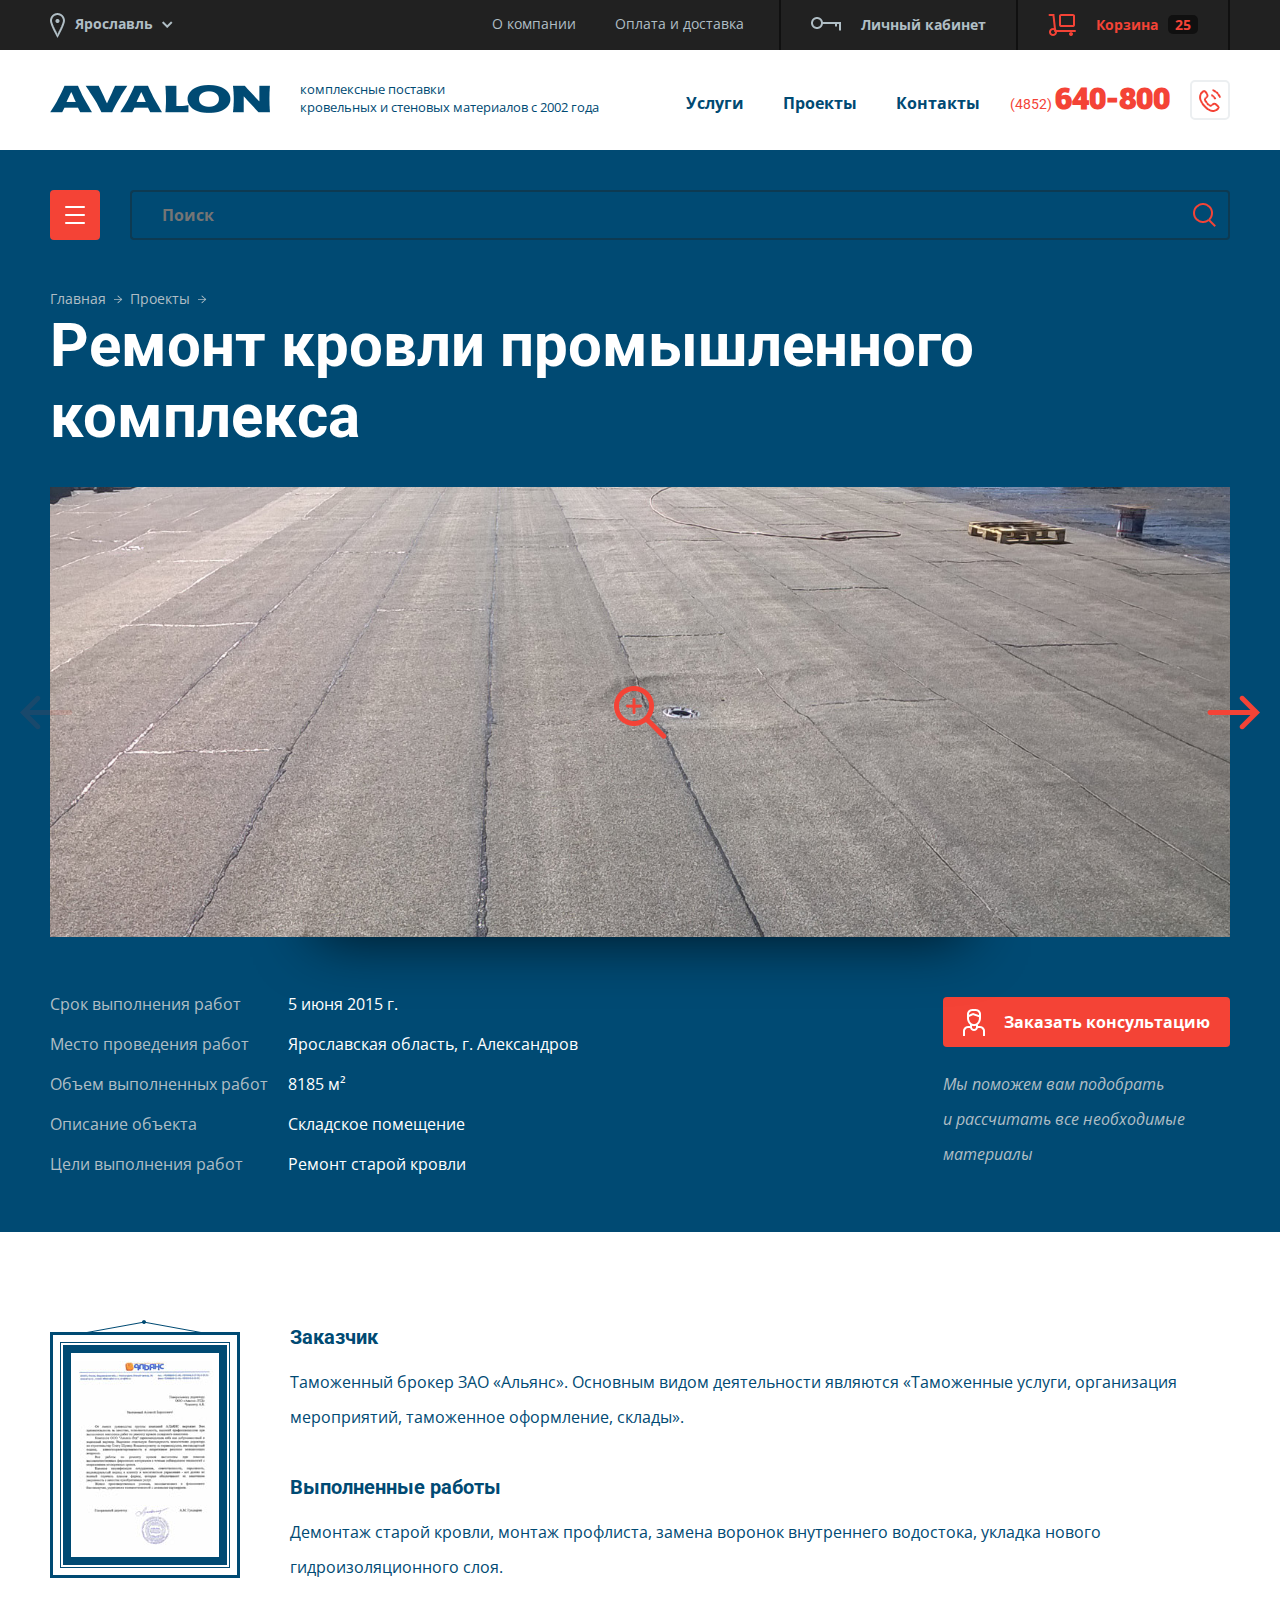
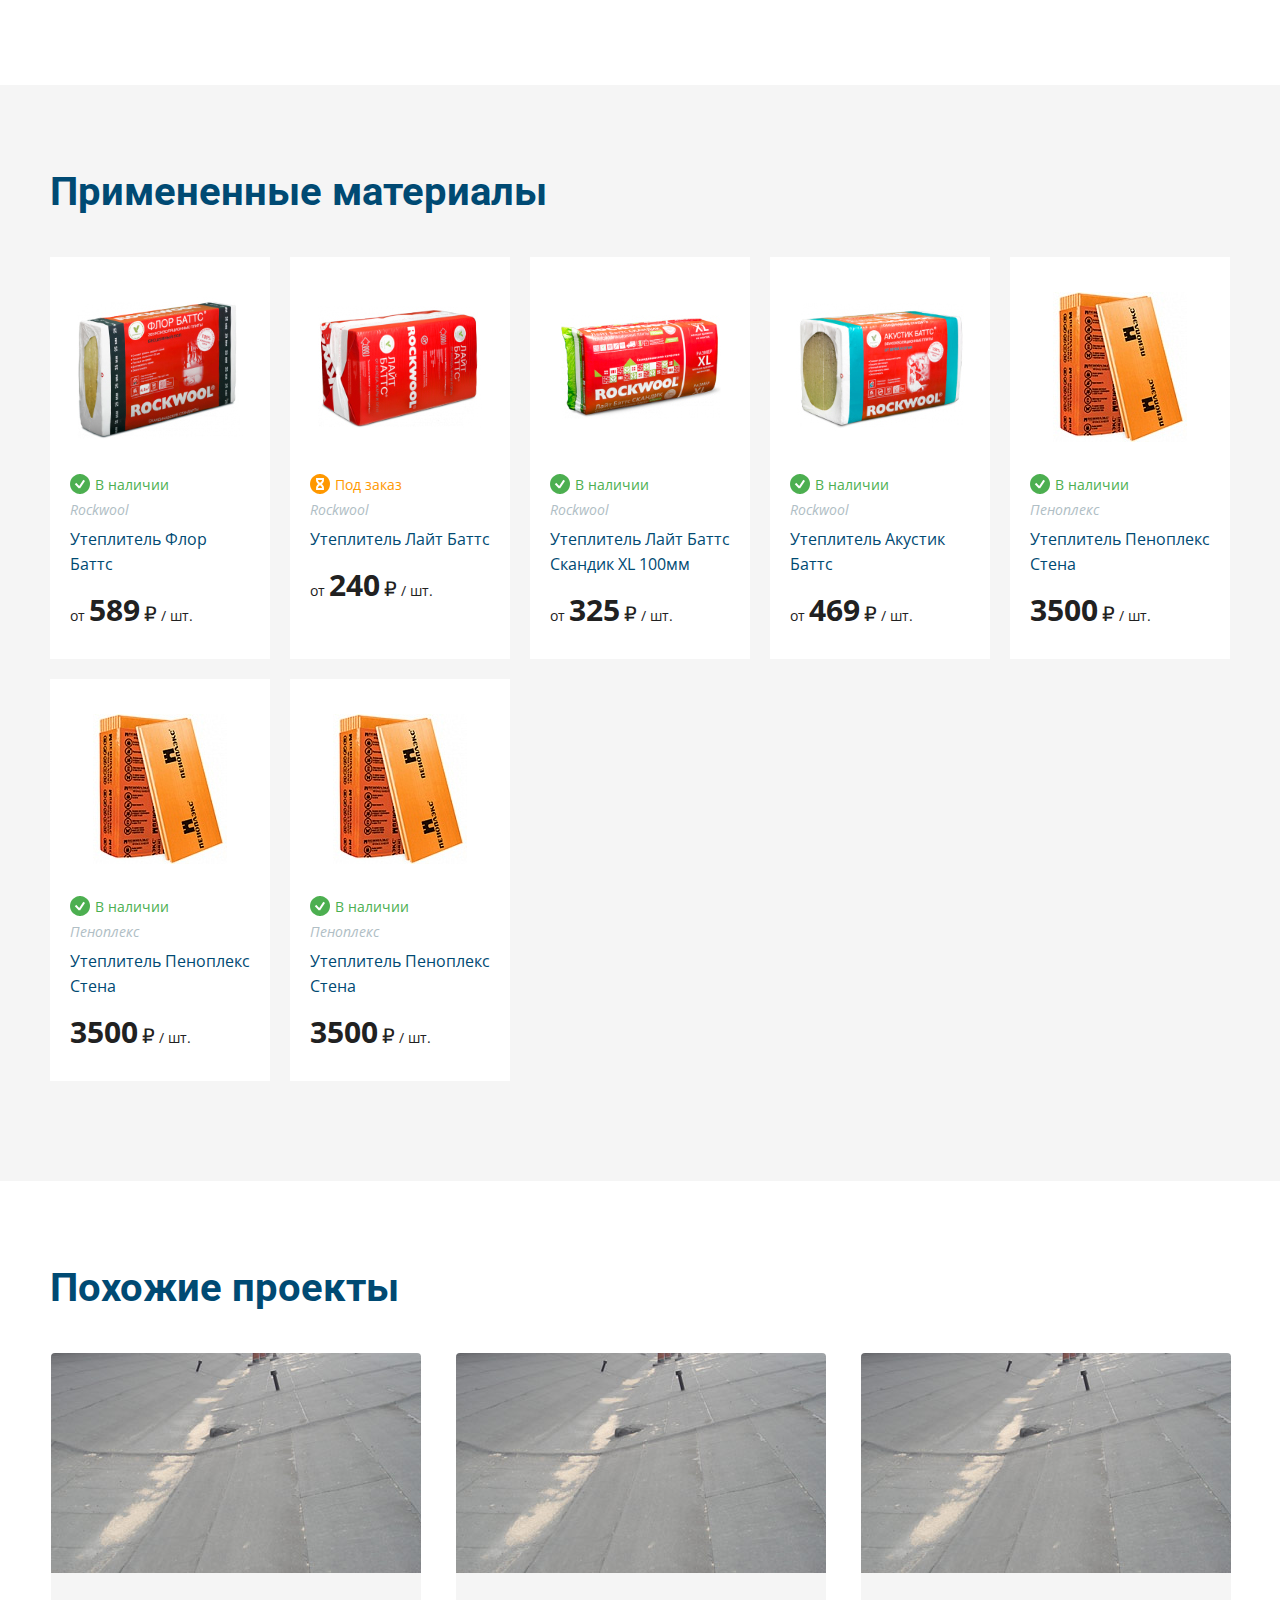
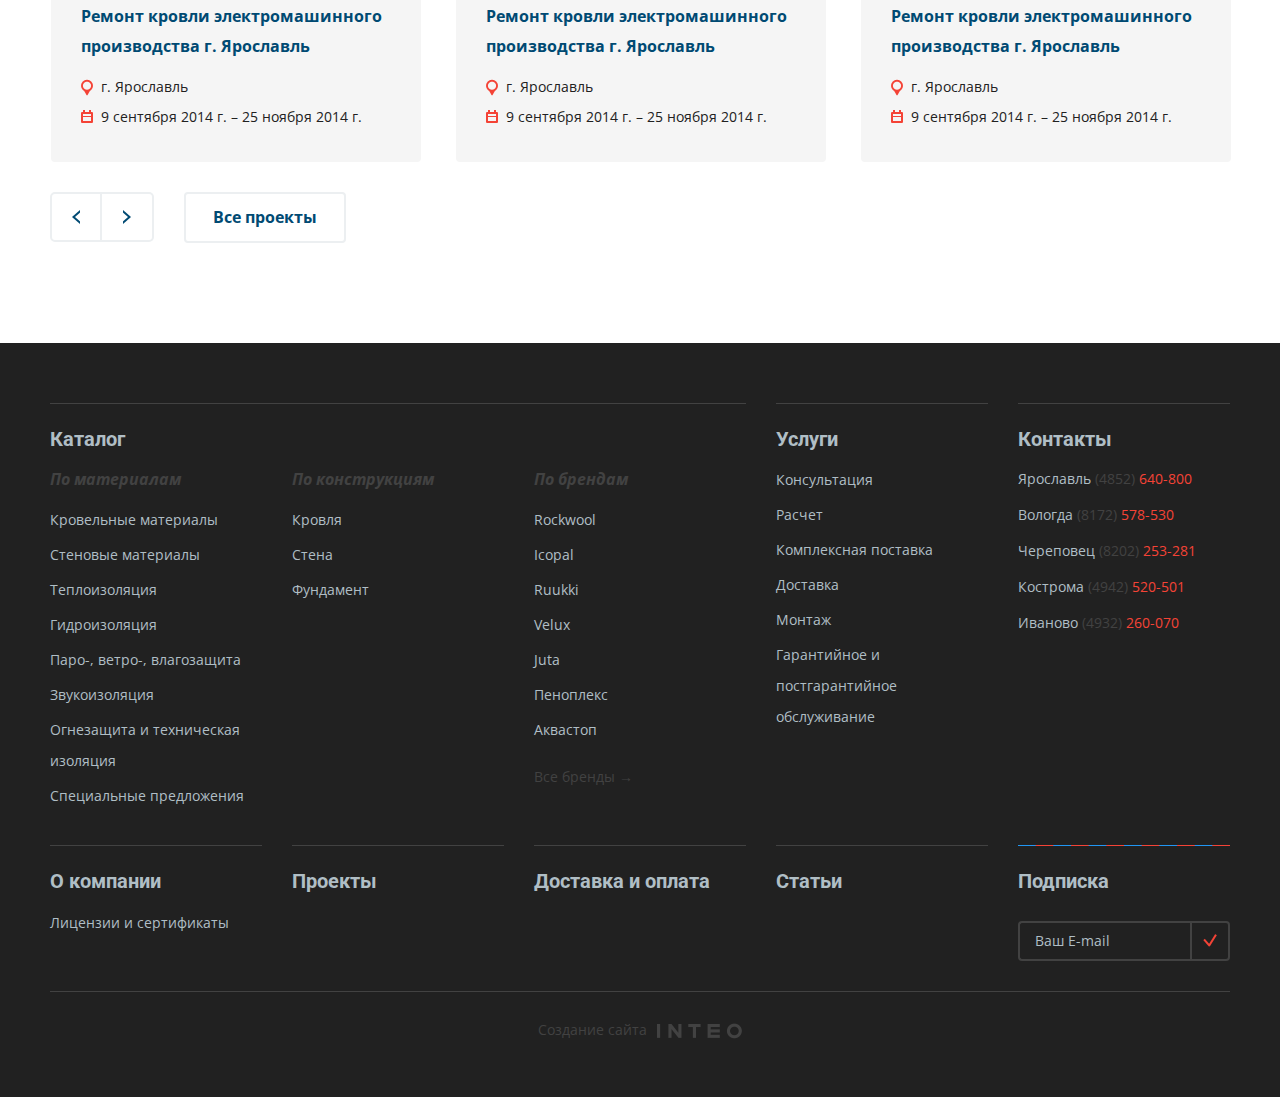
<file: index4.htm>
<!DOCTYPE html>
<html lang="ru"><head>
<meta http-equiv="content-type" content="text/html; charset=UTF-8">
  <meta charset="utf-8">
  <meta http-equiv="X-UA-Compatible" content="IE=edge">
  <meta name="viewport" content="width=device-width, initial-scale=1">
  <meta name="description" content="">
  <meta name="author" content="">
  <link rel="icon" href="f/i//favicon.ico">
  <title>Avalon-Ltd</title>
  <!-- HTML5 shim and Respond.js for IE8 support of HTML5 elements and media queries -->
  <!--[if lt IE 9]>
    <script src="https://oss.maxcdn.com/html5shiv/3.7.2/html5shiv.min.js"></script>
    <script src="https://oss.maxcdn.com/respond/1.4.2/respond.min.js"></script>
  <![endif]-->
  <script src="f/js/jquery-1.11.3.min.js"></script>
  <script src="f/js/jquery.carouFredSel-6.2.1-packed.js"></script>
  <link rel="stylesheet" href="f/fancybox/jquery.fancybox.css?v=2.1.5" media="screen">
  <script src="f/js/bootstrap.min.js"></script>
  <script src="f/js/bootstrap-multiselect.js"></script>
  <script src="f/js/jquery.scrollTo.min.js"></script>
  <script src="f/js/stickyfill.min.js"></script>
  <script src="f/js/iscroll-lite.js"></script>
  <script src="f/js/bootstrap-spinner.min.js"></script>
  <script src="f/fancybox/jquery.fancybox.pack.js?v=2.1.5"></script>
  <link  href="f/fotorama/fotorama.css" rel="stylesheet">
  <script src="f/fotorama/fotorama.js"></script>
  <link rel="stylesheet" href="f/css/bootstrap-multiselect.css">
  <link rel="stylesheet" href="f/css/main.css">
  <link rel="stylesheet" href="f/css/main_project.css">

  <script src="f/js/common.js"></script>
  <link href="http://fonts.googleapis.com/css?family=Open+Sans:300italic,regular,italic,bold,bolditalic&subset=cyrillic" rel="stylesheet" type="text/css" />
  <link href='http://fonts.googleapis.com/css?family=Roboto:300,400,500,700&subset=cyrillic' rel='stylesheet' type='text/css'>
  <link href="http://fonts.googleapis.com/css?family=PT+Sans:regular,italic,bold,bolditalic&subset=all" rel="stylesheet" type="text/css" />
  <script>
    $(document).ready(function(){

      $('<div class="fotorama_custom__arr fotorama_custom__arr--prev fotorama__arr--disabled" disabled="disabled"></div>').insertAfter('.fotorama');
      $('<div class="fotorama_custom__arr fotorama_custom__arr--next"></div>').insertAfter('.fotorama');
    
      var $fotoramaDiv = $('.fotorama').on('fotorama:load ' + 'fotorama:show ',
            function (e, fotorama, extra) {
              $('.project-page__photos').addClass('project-page__photos_loaded');
              if (fotorama.activeIndex==0) {
                $('.fotorama_custom__arr--prev').attr('disabled', 'disabled').addClass('fotorama__arr--disabled');
              }
              else {
                $('.fotorama_custom__arr--prev').removeAttr('disabled', 'disabled').removeClass('fotorama__arr--disabled');
              }
              if (fotorama.activeIndex == fotorama.size - 1) {
                $('.fotorama_custom__arr--next').attr('disabled', 'disabled').addClass('fotorama__arr--disabled');
              }
              else {
                $('.fotorama_custom__arr--next').removeAttr('disabled', 'disabled').removeClass('fotorama__arr--disabled');
              }
            }
        ).on('fotorama:fullscreenenter ',
            function (e, fotorama, extra) {
              fotorama.setOptions({'fit': 'contain'});
            }
        ).on('fotorama:fullscreenexit ',
            function (e, fotorama, extra) {
              fotorama.setOptions({'fit': 'cover'});
            }
        ).fotorama();

      var fotorama = $fotoramaDiv.data('fotorama');
      if (fotorama.size < 2) {
        $(".fotorama_custom__arr").remove();
      }
      else {
        $('.fotorama_custom__arr--prev').click(function () {
          fotorama.show('<');
        });
        $('.fotorama_custom__arr--next').click(function () {
          fotorama.show('>');
        });
      }

      var $carousel = $('.projects__holder');

      $carousel.carouFredSel({
        responsive: true,
        circular: false,
        infinite: false,
        items: {
          width: 400, 
          visible: { 
            min: 1, 
            max: 3 
          }
        },
        scroll: 1,
        auto: false,
        width: "100%",
        height: "auto",
        onCreate: onCreate,
        prev: ".catalog__arrow_left",
        next: ".catalog__arrow_right"
      });

      function onCreate() {
        $(window).on('resize', onResize).trigger('resize');
      }

      function onResize() {
        var heights = $carousel.children().map(function() { return $(this).height(); });
        $carousel.parent().add($carousel).height(Math.max.apply(null, heights)+65);
      }

        window.onload = function()
        {
          onResize();
        }


    });
  </script>
</head>
<body>
  <div class="wrap clearfix">
    <div class="header-control">
      <div class="holder clearfix">
        <form class="select-form city-switch">
          <div class="btn-group">
            <select id="city">
              <option value="0">Ярославль</option>
              <option value="1">Вологда</option>
              <option value="2">Череповец</option>
              <option value="3">Кострома</option>
              <option value="4">Иваново</option>
            </select>
          </div>
        </form>
        <div class="header-control__wrap">
          <ul class="header-control__menu">
            <li><a href="#">О компании</a></li>
            <li><a href="#">Оплата и доставка</a></li>
          </ul><a href="#" class="header-control__person-btn header-control__btn"><i class="icon-key"></i><span class="header-control__btn-text">Личный кабинет</span>
          </a><a href="#" class="header-control__cart-btn header-control__btn"><i class="icon-cart"></i><span class="header-control__btn-text">Корзина</span><span class="header-control__cart-btn-num">25</span></a>
        </div>
      </div>
    </div>  
    <header class="header">
      <div class="header__main">
        <div class="holder clearfix">
          <div class="header__logo">
            <a href="/"><img src="f/i/logo.png" alt=""></a>
            <p class="header__logo-text">комплексные поставки <br>кровельных и стеновых материалов с 2002 года</p>
          </div>
          <div class="header__main-wrap">
            <a href="#callback" class="header__phone-btn iconize-phone modal-inline">&nbsp;</a>
            <p class="header__phone"><span>(4852)</span>640-800</p>
            <ul class="main-menu">
              <li><a href="#">Услуги</a></li>
              <li><a href="#">Проекты</a></li>
              <li><a href="#">Контакты</a></li>
            </ul>
            <div class="main-menu-ham iconize-ham">
              <ul>
                <li class="main-menu-ham__item"><a href="#">Услуги</a></li>
                <li class="main-menu-ham__item"><a href="#">Проекты</a></li>
                <li class="main-menu-ham__item"><a href="#">Контакты</a></li>
                <li class="header__phone main-menu-ham__item main-menu-ham__item_phone"><span>(4852)</span>640-800</li>
              </ul>
            </div>
          </div>
        </div>
      </div>
    </header>
    <div class="content">
      <section class="main main_invert">
        <div class="holder clearfix">
          <div class="switcher">
            <div class="main-control main-control_short">
              <a href="#" class="main-control__catalog-btn js-scroll-link" data-scrollto="1"><i class="icon-ham"></i></a><ul class="switcher__control switcher__control_deactive main-control__switcher switcher__control_gray">
                <li class="switcher__btn"><a href="#">Скидки</a>
                </li><li class="switcher__btn"><a href="#">Акции</a></li>
              </ul>
              <div class="main-control__search">
                <form action="" class="main-control__search-form">
                  <button id="search-btn" class="main-control__search-btn iconize-lens"></button><div class="main-control__search-wrap"><input class="main-control__search-input" id="search-input" type="search" value="" placeholder="Поиск"/></div>
                </form>
              </div>
              <ul class="switcher__control switcher__control_deactive main-control__switcher main-control__switcher_2 switcher__control_gray">
                <li class="switcher__btn"><a href="#">Скидки</a>
                </li><li class="switcher__btn"><a href="#">Акции</a></li>
              </ul>
            </div>
          </div>
          <ul class="breadcrumbs">
            <li><a href="#">Главная</a><i class="icon-right-arrow"></i></li><li><a href="#">Проекты</a><i class="icon-right-arrow"></i></li>
          </ul>
          <h1 class="main-title">Ремонт кровли промышленного комплекса</h1>
          <div class="project-page__photos">
            <div class="fotorama" data-width="100%" data-height="450" data-fit="cover" data-allowfullscreen="true" data-nav="false" data-arrows="always">
              <img src="f/i/project1.jpg"><img src="f/i/project2.jpg">
            </div>
          </div>
          <div class="project-page__main">
            <div class="project-page__info">
              <div class="project-page__info-row">
                <div class="project-page__info-header">Срок выполнения работ</div>
                <div class="project-page__info-text">5 июня 2015 г.</div>
              </div>
              <div class="project-page__info-row">
                <div class="project-page__info-header">Место проведения работ</div>
                <div class="project-page__info-text">Ярославская область, г. Александров</div>
              </div>
              <div class="project-page__info-row">
                <div class="project-page__info-header">Объем выполненных работ</div>
                <div class="project-page__info-text">8185 м&sup2;</div>
              </div>
              <div class="project-page__info-row">
                <div class="project-page__info-header">Описание объекта</div>
                <div class="project-page__info-text">Складское помещение</div>
              </div>
              <div class="project-page__info-row">
                <div class="project-page__info-header">Цели выполнения работ</div>
                <div class="project-page__info-text">Ремонт старой кровли</div>
              </div>
            </div>

          </div>
          <div class="project-page__extra">
            <a class="orange-btn" href="#"><i class="icon-man icon-man_white"></i> Заказать консультацию</a>
            <em>Мы поможем вам подобрать и&nbsp;рассчитать все необходимые материалы</em>
          </div>
        </div>
      </section>
      <section class="subsection">
        <div class="holder clearfix">
          <div class="project-page__certificate-info">
            <div class="project-page__certificate-row">
              <div class="project-page__certificate-image"><a href="#"><span class="image-border"><img src="f/i/response.jpg" alt=""></span></a></div>
              <div class="project-page__certificate-text">
                <p class="project-page__certificate-title">Заказчик</p>
                <p>Таможенный брокер ЗАО «Альянс». Основным видом деятельности являются «Таможенные услуги, организация мероприятий, таможенное оформление, склады».</p>
                <p class="project-page__certificate-title">Выполненные работы</p>
                <p>Демонтаж старой кровли, монтаж профлиста, замена воронок внутреннего водостока, укладка нового гидроизоляционного слоя.</p>
              </div>
            </div>
          </div>
        </div>
      </section>
      <section class="subsection subsection_invert">
        <div class="holder clearfix">
        <p class="subsection__title">Примененные материалы</p>
                        <div class="catalog">
                  <div class="catalog__holder">
                    <div class="catalog__item">
                      <a href="#" class="catalog__item-holder">
                        <span class="catalog__img">
                          <img src="f/i/catalog/2.jpg" alt="">
                        </span>
                        <span class="catalog__in-stock"><i class="icon-ok"></i>В наличии</span>
                        <span class="catalog__brand">Rockwool</span>
                        <span class="catalog__name">Утеплитель Флор Баттс</span>                  
                        <span class="catalog__price">от  <b>589</b> <span>₽</span> / шт.</span>
                      </a>
                    </div><div class="catalog__item">
                      <a href="#" class="catalog__item-holder">
                        <span class="catalog__img">
                          <img src="f/i/catalog/3.jpg" alt="">
                        </span>
                        <span class="catalog__in-stock catalog__in-stock_not"><i class="icon-time"></i>Под заказ</span>
                        <span class="catalog__brand">Rockwool</span>
                        <span class="catalog__name">Утеплитель Лайт Баттс</span>                  
                        <span class="catalog__price">от  <b>240</b> <span>₽</span> / шт.</span>
                      </a>
                    </div><div class="catalog__item">
                      <a href="#" class="catalog__item-holder">
                        <span class="catalog__img">
                          <img src="f/i/catalog/4.jpg" alt="">
                        </span>
                        <span class="catalog__in-stock"><i class="icon-ok"></i>В наличии</span>
                        <span class="catalog__brand">Rockwool</span>
                        <span class="catalog__name">Утеплитель Лайт Баттс Скандик XL 100мм</span>                  
                        <span class="catalog__price">от  <b>325</b> <span>₽</span> / шт.</span>
                      </a>
                    </div><div class="catalog__item">
                      <a href="#" class="catalog__item-holder">
                         <span class="catalog__img">
                          <img src="f/i/catalog/5.jpg" alt="">
                        </span>
                        <span class="catalog__in-stock"><i class="icon-ok"></i>В наличии</span>
                        <span class="catalog__brand">Rockwool</span>
                        <span class="catalog__name">Утеплитель Акустик Баттс</span>                  
                        <span class="catalog__price">от  <b>469</b> <span>₽</span> / шт.</span>
                      </a>
                    </div><div class="catalog__item">
                      <a href="#" class="catalog__item-holder">
                        <span class="catalog__img">
                          <img src="f/i/catalog/6.jpg" alt="">
                        </span>
                        <span class="catalog__in-stock"><i class="icon-ok"></i>В наличии</span>
                        <span class="catalog__brand">Пеноплекс</span>
                        <span class="catalog__name">Утеплитель Пеноплекс Стена</span>                  
                        <span class="catalog__price"><b>3500</b> <span>₽</span> / шт.</span>
                      </a>
                    </div><div class="catalog__item">
                      <a href="#" class="catalog__item-holder">
                        <span class="catalog__img">
                          <img src="f/i/catalog/6.jpg" alt="">
                        </span>
                        <span class="catalog__in-stock"><i class="icon-ok"></i>В наличии</span>
                        <span class="catalog__brand">Пеноплекс</span>
                        <span class="catalog__name">Утеплитель Пеноплекс Стена</span>                  
                        <span class="catalog__price"><b>3500</b> <span>₽</span> / шт.</span>
                      </a>
                    </div><div class="catalog__item">
                      <a href="#" class="catalog__item-holder">
                        <span class="catalog__img">
                          <img src="f/i/catalog/6.jpg" alt="">
                        </span>
                        <span class="catalog__in-stock"><i class="icon-ok"></i>В наличии</span>
                        <span class="catalog__brand">Пеноплекс</span>
                        <span class="catalog__name">Утеплитель Пеноплекс Стена</span>                  
                        <span class="catalog__price"><b>3500</b> <span>₽</span> / шт.</span>
                      </a>
                    </div>
                  </div>
                </div>
        </div>
      </section>
      <section class="subsection">
        <div class="holder clearfix">
          <p class="subsection__title">Похожие проекты</p>
          <div class="projects projects_slider"><div class="projects__holder">
            <div class="projects__item">
              <a href="#" class="projects__item-holder">
                <span class="projects__img">
                  <img src="f/i/projects/1.jpg" alt="" width="370" height="220">
                </span>
                <span class="projects__info">
                  <span class="projects__name">Ремонт кровли электромашинного производства г. Ярославль</span>                  
                  <span class="projects__extra"><span class="iconize-place">г. Ярославль</span></span>
                  <span class="projects__extra"><span class="iconize-calendar">9 сентября 2014 г. – 25 ноября 2014 г.</span></span>
                </span>
              </a>
            </div><div class="projects__item">
              <a href="#" class="projects__item-holder">
                <span class="projects__img">
                  <img src="f/i/projects/1.jpg" alt="" width="370" height="220">
                </span>
                <span class="projects__info">
                  <span class="projects__name">Ремонт кровли электромашинного производства г. Ярославль</span>                  
                  <span class="projects__extra"><span class="iconize-place">г. Ярославль</span></span>
                  <span class="projects__extra"><span class="iconize-calendar">9 сентября 2014 г. – 25 ноября 2014 г.</span></span>
                </span>
              </a>
            </div><div class="projects__item">
              <a href="#" class="projects__item-holder">
                <span class="projects__img">
                  <img src="f/i/projects/1.jpg" alt="" width="370" height="220">
                </span>
                <span class="projects__info">
                  <span class="projects__name">Ремонт кровли электромашинного производства г. Ярославль</span>                  
                  <span class="projects__extra"><span class="iconize-place">г. Ярославль</span></span>
                  <span class="projects__extra"><span class="iconize-calendar">9 сентября 2014 г. – 25 ноября 2014 г.</span></span>
                </span>
              </a>
            </div><div class="projects__item">
              <a href="#" class="projects__item-holder">
                <span class="projects__img">
                  <img src="f/i/projects/1.jpg" alt="" width="370" height="220">
                </span>
                <span class="projects__info">
                  <span class="projects__name">Ремонт кровли электромашинного производства г. Ярославль</span>                  
                  <span class="projects__extra"><span class="iconize-place">г. Ярославль</span></span>
                  <span class="projects__extra"><span class="iconize-calendar">9 сентября 2014 г. – 25 ноября 2014 г.</span></span>
                </span>
              </a>
            </div><div class="projects__item">
              <a href="#" class="projects__item-holder">
                <span class="projects__img">
                  <img src="f/i/projects/1.jpg" alt="" width="370" height="220">
                </span>
                <span class="projects__info">
                  <span class="projects__name">Ремонт кровли электромашинного производства г. Ярославль</span>                  
                  <span class="projects__extra"><span class="iconize-place">г. Ярославль</span></span>
                  <span class="projects__extra"><span class="iconize-calendar">9 сентября 2014 г. – 25 ноября 2014 г.</span></span>
                </span>
              </a>
            </div>
          </div></div>
          <a href="#" class="catalog__arrow catalog__arrow_left"></a><a href="#" class="catalog__arrow catalog__arrow_right"></a><a class="btn btn-default" href="#">Все проекты</a>

        </div>
      </section>
    </div>
  </div> 
  <footer class="footer">
    <div class="holder clearfix">
      <div class="footer__line">
        <div class="footer__catalog">
          <div class="footer__holder">
            <div class="footer__wrap">
              <p class="footer__title"><a href="#">Каталог</a></p>
              <div class="footer__col">
                <p class="footer__subtitle">По материалам</p>
                <ul>
                  <li><a href="#">Кровельные материалы</a></li>
                  <li><a href="#">Стеновые материалы</a></li>
                  <li><a href="#">Теплоизоляция</a></li>
                  <li><a href="#">Гидроизоляция</a></li>
                  <li><a href="#">Паро-, ветро-, влагозащита</a></li>
                  <li><a href="#">Звукоизоляция</a></li>
                  <li><a href="#">Огнезащита и техническая изоляция</a></li>
                  <li><a href="#">Специальные предложения</a></li>
                </ul>
              </div><div class="footer__col">
                <p class="footer__subtitle">По конструкциям</p>
                <ul>
                  <li><a href="#">Кровля</a></li>
                  <li><a href="#">Стена</a></li>
                  <li><a href="#">Фундамент</a></li>
                </ul>
              </div><div class="footer__col">
                <p class="footer__subtitle">По брендам</p>
                <ul>
                  <li><a href="#">Rockwool</a></li>
                  <li><a href="#">Icopal</a></li>
                  <li><a href="#">Ruukki</a></li>
                  <li><a href="#">Velux</a></li>
                  <li><a href="#">Juta</a></li>
                  <li><a href="#">Пеноплекс</a></li>
                  <li><a href="#">Аквастоп</a></li>
                </ul>
                <a href="#" class="footer__brands">Все бренды →</a>
              </div>
            </div>
          </div>
        </div><div class="footer__col">
          <div class="footer__holder">
            <p class="footer__title"><a href="#">Услуги</a></p>
            <ul>
              <li><a href="#">Консультация</a></li>
              <li><a href="#">Расчет</a></li>
              <li><a href="#">Комплексная поставка</a></li>
              <li><a href="#">Доставка</a></li>
              <li><a href="#">Монтаж</a></li>
              <li><a href="#">Гарантийное и постгарантийное обслуживание</a></li>
            </ul>
          </div>
        </div><div class="footer__col">
          <div class="footer__holder">
            <p class="footer__title"><a href="#">Контакты</a></p>
            <ul>
              <li class="footer__phone">Ярославль  <b>(4852)</b> <span>640-800</span></li>
              <li class="footer__phone">Вологда  <b>(8172)</b> <span>578-530</span></li>
              <li class="footer__phone">Череповец  <b>(8202)</b> <span>253-281</span></li>
              <li class="footer__phone">Кострома  <b>(4942)</b> <span>520-501</span></li>
              <li class="footer__phone">Иваново  <b>(4932)</b> <span>260-070</span></li>
            </ul>
          </div>
        </div>
      </div>
      <div class="footer__line">
        <div class="footer__col">
          <div class="footer__holder">
            <p class="footer__title"><a href="#">О компании</a></p>
            <a href="#" class="footer__link">Лицензии и сертификаты</a>
          </div>
        </div><div class="footer__col">
          <div class="footer__holder">
            <p class="footer__title"><a href="#">Проекты</a></p>
          </div> 
        </div><div class="footer__col">
          <div class="footer__holder">
            <p class="footer__title"><a href="#">Доставка и оплата</a></p>
          </div>   
        </div><div class="footer__col">
          <div class="footer__holder">
            <p class="footer__title"><a href="#">Статьи</a></p>
          </div>
        </div><div class="footer__col footer__col_subs">
          <div class="footer__holder">
            <p class="footer__title"><a href="#">Подписка</a></p>
            <form action="" class="footer__subs-form">
              <button id="subscribe-btn" class="footer__subs-btn iconize-ok"></button><div class="footer__subs-wrap"><input class="footer__subs" id="subscribe-input" type="email" value="" placeholder="Ваш E-mail"/></div>
            </form>
          </div> 
        </div>
      </div>
      <div class="footer__line footer__line_madeby">
        <p class="made-by">Создание сайта<a class="icon-inteo" target="_blank" rel="external nofollow" href="http://inteo-s.ru"></a></p>
      </div>
    </div>
  </footer> 
  <div class="popups">
    <div class="popup" id="callback">
      <p class="popup__title">Обратный звонок</p>
      <div class="popup__inputs">
        <div class="popup__input">
          <input type="text" class="input" placeholder="Представьтесь, пожалуйста">
        </div>
        <div class="popup__input">
          <input type="tel" class="input input_verif input_error" placeholder="Телефон">
          <span class="input-verif input-verif_error"></span>
        </div>
        <div class="popup__input">
          <input type="email" class="input input_verif input_success" placeholder="Электронная почта">
          <span class="input-verif input-verif_success"></span>
        </div>
      </div>
      <div class="popup__btn">
        <a href="#" class="orange-btn">Отправить</a>
      </div>
    </div>
  </div>
</body>
</html>
</file>
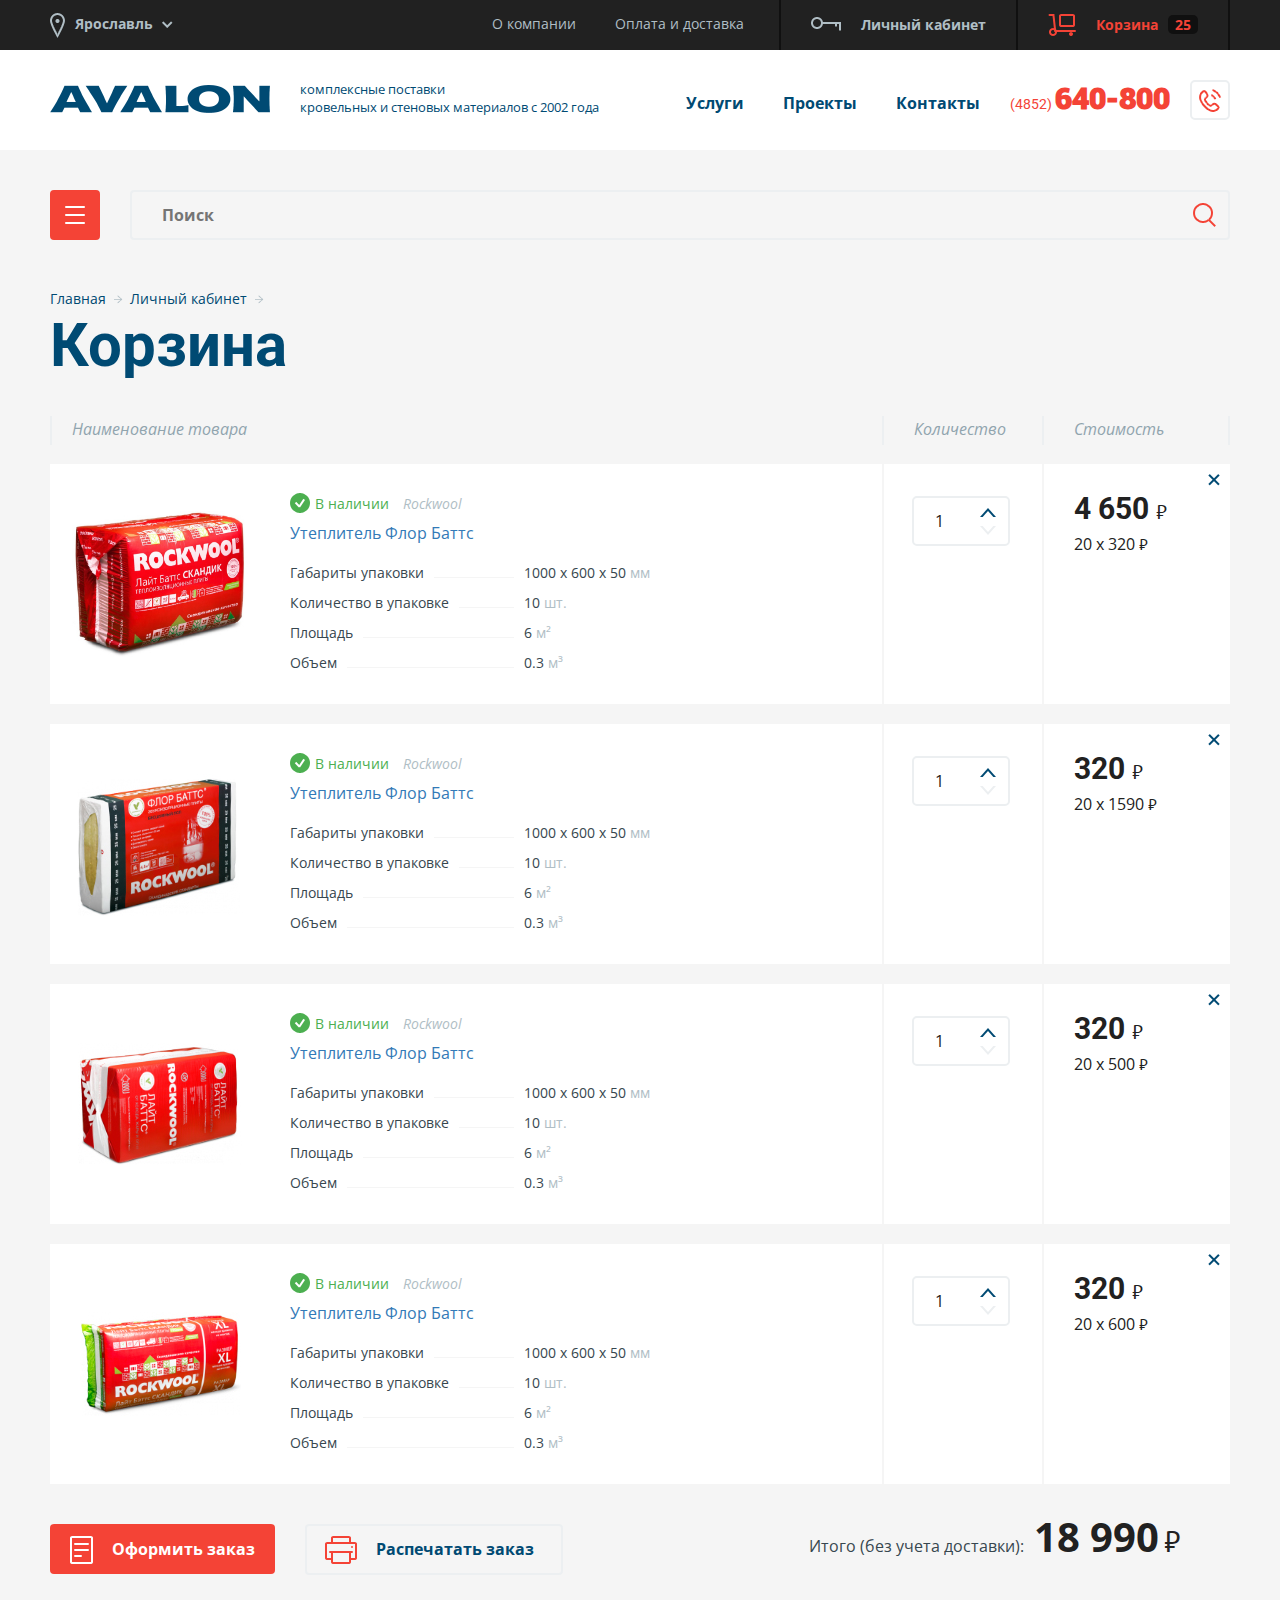
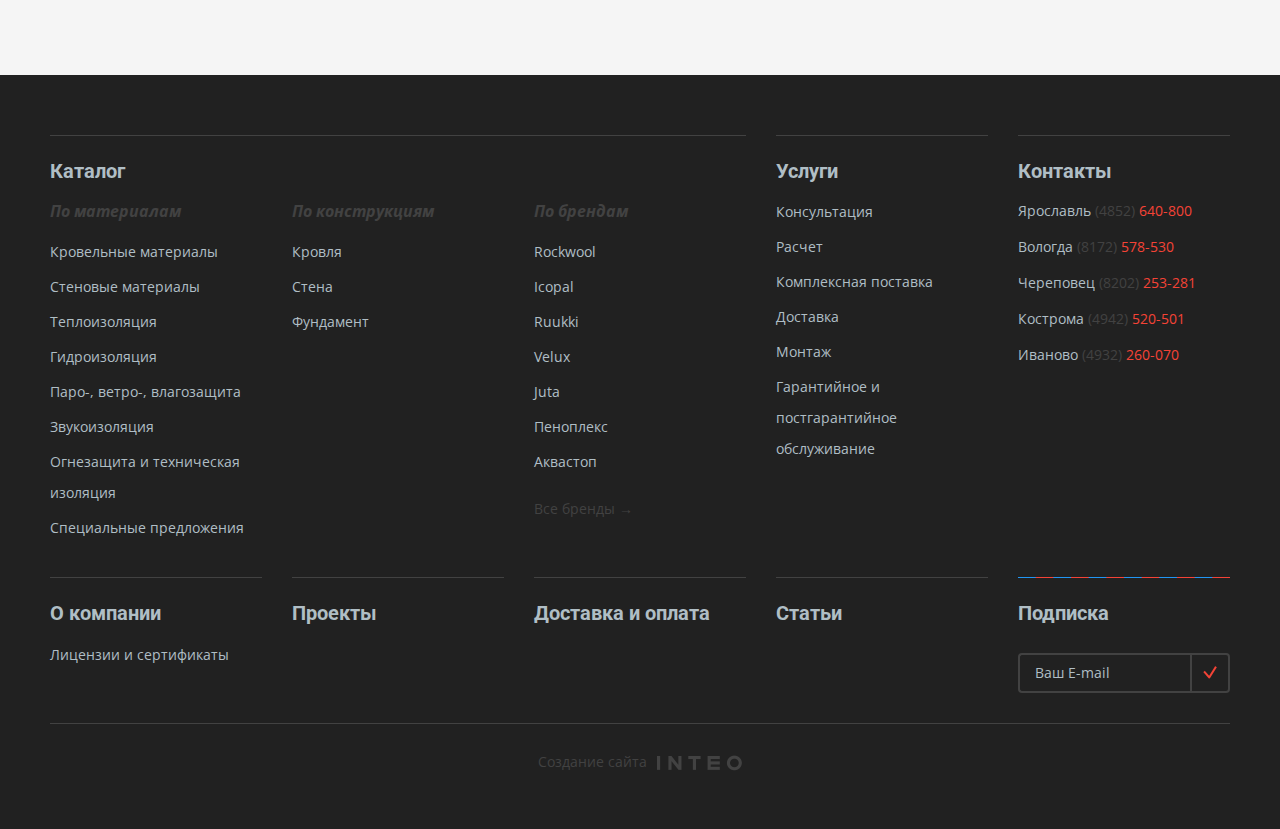
<file: index5.htm>
<!DOCTYPE html>
<html lang="ru"><head>
<meta http-equiv="content-type" content="text/html; charset=UTF-8">
  <meta charset="utf-8">
  <meta http-equiv="X-UA-Compatible" content="IE=edge">
  <meta name="viewport" content="width=device-width, initial-scale=1">
  <meta name="description" content="">
  <meta name="author" content="">
  <link rel="icon" href="f/i//favicon.ico">
  <title>Avalon-Ltd</title>
  <!-- HTML5 shim and Respond.js for IE8 support of HTML5 elements and media queries -->
  <!--[if lt IE 9]>
    <script src="https://oss.maxcdn.com/html5shiv/3.7.2/html5shiv.min.js"></script>
    <script src="https://oss.maxcdn.com/respond/1.4.2/respond.min.js"></script>
  <![endif]-->
  <script src="f/js/jquery-1.11.3.min.js"></script>
  <script src="f/js/jquery.carouFredSel-6.2.1-packed.js"></script>
  <link rel="stylesheet" href="f/fancybox/jquery.fancybox.css?v=2.1.5" media="screen">
  <script src="f/js/bootstrap.min.js"></script>
  <script src="f/js/bootstrap-multiselect.js"></script>
  <script src="f/js/jquery.scrollTo.min.js"></script>
  <script src="f/js/stickyfill.min.js"></script>
  <script src="f/js/iscroll-lite.js"></script>
  <script src="f/js/bootstrap-spinner.min.js"></script>
  <script src="f/fancybox/jquery.fancybox.pack.js?v=2.1.5"></script>
  <link  href="f/fotorama/fotorama.css" rel="stylesheet">
  <script src="f/fotorama/fotorama.js"></script>
  <link rel="stylesheet" href="f/css/bootstrap-multiselect.css">
  <link rel="stylesheet" href="f/css/main.css">
  <link rel="stylesheet" href="f/css/main_project.css">
  <link rel="stylesheet" href="f/css/main_cart.css">
  <script src="f/js/common.js"></script>
  <link href="http://fonts.googleapis.com/css?family=Open+Sans:300italic,regular,italic,bold,bolditalic&subset=cyrillic" rel="stylesheet" type="text/css" />
  <link href='http://fonts.googleapis.com/css?family=Roboto:300,400,500,700&subset=cyrillic' rel='stylesheet' type='text/css'>
  <link href="http://fonts.googleapis.com/css?family=PT+Sans:regular,italic,bold,bolditalic&subset=all" rel="stylesheet" type="text/css" />
  <script>
    $(document).ready(function(){
	  $(".catalog__img a").hover(
        function() {
          $(this).closest('.catalog__item').find('.catalog__name a').addClass('active');
        }, function() {
          $(this).closest('.catalog__item').find('.catalog__name a').removeClass('active');
        }
      );
    });
  </script>
</head>
<body>
  <div class="wrap clearfix">
    <div class="header-control">
      <div class="holder clearfix">
        <form class="select-form city-switch">
          <div class="btn-group">
            <select id="city">
              <option value="0">Ярославль</option>
              <option value="1">Вологда</option>
              <option value="2">Череповец</option>
              <option value="3">Кострома</option>
              <option value="4">Иваново</option>
            </select>
          </div>
        </form>
        <div class="header-control__wrap">
          <ul class="header-control__menu">
            <li><a href="#">О компании</a></li>
            <li><a href="#">Оплата и доставка</a></li>
          </ul><a href="#" class="header-control__person-btn header-control__btn"><i class="icon-key"></i><span class="header-control__btn-text">Личный кабинет</span>
          </a><a href="#" class="header-control__cart-btn header-control__btn"><i class="icon-cart"></i><span class="header-control__btn-text">Корзина</span><span class="header-control__cart-btn-num">25</span></a>
        </div>
      </div>
    </div>  
    <header class="header">
      <div class="header__main">
        <div class="holder clearfix">
          <div class="header__logo">
            <a href="/"><img src="f/i/logo.png" alt=""></a>
            <p class="header__logo-text">комплексные поставки <br>кровельных и стеновых материалов с 2002 года</p>
          </div>
          <div class="header__main-wrap">
            <a href="#callback" class="header__phone-btn iconize-phone modal-inline">&nbsp;</a>
            <p class="header__phone"><span>(4852)</span>640-800</p>
            <ul class="main-menu">
              <li><a href="#">Услуги</a></li>
              <li><a href="#">Проекты</a></li>
              <li><a href="#">Контакты</a></li>
            </ul>
            <div class="main-menu-ham iconize-ham">
              <ul>
                <li class="main-menu-ham__item"><a href="#">Услуги</a></li>
                <li class="main-menu-ham__item"><a href="#">Проекты</a></li>
                <li class="main-menu-ham__item"><a href="#">Контакты</a></li>
                <li class="header__phone main-menu-ham__item main-menu-ham__item_phone"><span>(4852)</span>640-800</li>
              </ul>
            </div>
          </div>
        </div>
      </div>
    </header>
    <div class="content">
      <section class="main">
        <div class="holder clearfix">
          <div class="switcher">
            <div class="main-control main-control_short">
              <a href="#" class="main-control__catalog-btn js-scroll-link" data-scrollto="1"><i class="icon-ham"></i></a><ul class="switcher__control switcher__control_deactive main-control__switcher switcher__control_gray">
                <li class="switcher__btn"><a href="#">Скидки</a>
                </li><li class="switcher__btn"><a href="#">Акции</a></li>
              </ul>
              <div class="main-control__search">
                <form action="" class="main-control__search-form">
                  <button id="search-btn" class="main-control__search-btn iconize-lens"></button><div class="main-control__search-wrap"><input class="main-control__search-input" id="search-input" type="search" value="" placeholder="Поиск"/></div>
                </form>
              </div>
              <ul class="switcher__control switcher__control_deactive main-control__switcher main-control__switcher_2 switcher__control_gray">
                <li class="switcher__btn"><a href="#">Скидки</a>
                </li><li class="switcher__btn"><a href="#">Акции</a></li>
              </ul>
            </div>
          </div>
          <ul class="breadcrumbs">
            <li><a href="#">Главная</a><i class="icon-right-arrow"></i></li><li><a href="#">Личный кабинет</a><i class="icon-right-arrow"></i></li>
          </ul>
          <h1 class="main-title">Корзина</h1>

<div class="catalog catalog_list catalog_cart">
            <div class="catalog__description clearfix">
              <span class="catalog__description-name catalog__description-item">Наименование товара</span>
              <span class="catalog__description-price catalog__description-item">Стоимость</span>
              <span class="catalog__description-amount catalog__description-item">Количество</span>
            </div>
            <div class="catalog__holder">
              <div class="catalog__item">
                <span class="catalog__link">
                  <a class="catalog__close iconize-close" href="#"></a>
                  <span class="catalog__img"><a href="#"><img src="f/i/catalog/1.jpg" alt=""></a></span>
                  <span class="catalog__info">
                  <span class="catalog__in-stock"><i class="icon-ok"></i>В наличии</span>
                        <span class="catalog__brand">Rockwool</span>

                    <span class="catalog__name"><a href="#">Утеплитель Флор Баттс</a></span>
                    <span class="info-line">
                      <b class="info-line__name">Габариты упаковки</b>
                      <b class="info-line__value">1000 х 600 х 50 <span>мм</span></b>
                    </span>
                    <span class="info-line">
                      <b class="info-line__name">Количество в упаковке</b>
                      <b class="info-line__value">10 <span>шт.</span></b>
                    </span>
                    <span class="info-line">
                      <b class="info-line__name">Площадь</b>
                      <b class="info-line__value">6 <span>м&sup2;</span></b>
                    </span>
                    <span class="info-line">
                      <b class="info-line__name">Объем</b>
                      <b class="info-line__value">0.3 <span>м&sup3;</span></b>
                    </span>
                  </span>
                  <span class="catalog__amount">
                    <span class="amounter goods__amounter">
                      <input type="number" data-ride="spinner" id="spinner1" class="amounter__numb" value="1" data-min="1" onclick="return false;">
                      <span class="amounter__btns">
                        <button class="amounter__btn amounter__btn_up" type="button" data-value="1" data-target="#spinner1" data-toggle="spinner" onclick="return false;"></button>
                        <button class="amounter__btn amounter__btn_down" type="button" data-value="-1" data-target="#spinner1" data-toggle="spinner" onclick="return false;"></button>
                      </span>
                    </span>

                  </span>
                  <span class="catalog__price-wrap">
                    <span class="catalog__price">4 650 <b class="rub">₽</b></span>
                    <span class="catalog__price-mult"><b class="catalog__price-mult-count">20</b> х <span class="catalog__price-num">320</span> <b class="rub">₽</b></span>
                  </span>
                </span>
              </div><div class="catalog__item">
                <span class="catalog__link">
                  <a class="catalog__close iconize-close" href="#"></a>
                  <span class="catalog__img"><a href="#"><img src="f/i/catalog/2.jpg" alt=""></a></span>
                  <span class="catalog__info">
                  <span class="catalog__in-stock"><i class="icon-ok"></i>В наличии</span>
                        <span class="catalog__brand">Rockwool</span>

                    <span class="catalog__name"><a href="#">Утеплитель Флор Баттс</a></span>
                    <span class="info-line">
                      <b class="info-line__name">Габариты упаковки</b>
                      <b class="info-line__value">1000 х 600 х 50 <span>мм</span></b>
                    </span>
                    <span class="info-line">
                      <b class="info-line__name">Количество в упаковке</b>
                      <b class="info-line__value">10 <span>шт.</span></b>
                    </span>
                    <span class="info-line">
                      <b class="info-line__name">Площадь</b>
                      <b class="info-line__value">6 <span>м&sup2;</span></b>
                    </span>
                    <span class="info-line">
                      <b class="info-line__name">Объем</b>
                      <b class="info-line__value">0.3 <span>м&sup3;</span></b>
                    </span>
                  </span>
                  <span class="catalog__amount">
                    <span class="amounter goods__amounter">
                      <input type="number" data-ride="spinner" id="spinner2" class="amounter__numb" value="1" data-min="1" onclick="return false;">
                      <span class="amounter__btns">
                        <button class="amounter__btn amounter__btn_up" type="button" data-value="1" data-target="#spinner2" data-toggle="spinner" onclick="return false;"></button>
                        <button class="amounter__btn amounter__btn_down" type="button" data-value="-1" data-target="#spinner2" data-toggle="spinner" onclick="return false;"></button>
                      </span>
                    </span>
                  </span>
                  <span class="catalog__price-wrap">
                    <span class="catalog__price">320 <b class="rub">₽</b></span>
                    <span class="catalog__price-mult"><b class="catalog__price-mult-count">20</b> х <span class="catalog__price-num">1590</span> <b class="rub">₽</b></span>
                  </span>
                </span>
              </div><div class="catalog__item">
                <span class="catalog__link">
                  <a class="catalog__close iconize-close" href="#"></a>
                  <span class="catalog__img"><a href="#"><img src="f/i/catalog/3.jpg" alt=""></a></span>
                  <span class="catalog__info">
                  <span class="catalog__in-stock"><i class="icon-ok"></i>В наличии</span>
                        <span class="catalog__brand">Rockwool</span>

                    <span class="catalog__name"><a href="#">Утеплитель Флор Баттс</a></span>
                    <span class="info-line">
                      <b class="info-line__name">Габариты упаковки</b>
                      <b class="info-line__value">1000 х 600 х 50 <span>мм</span></b>
                    </span>
                    <span class="info-line">
                      <b class="info-line__name">Количество в упаковке</b>
                      <b class="info-line__value">10 <span>шт.</span></b>
                    </span>
                    <span class="info-line">
                      <b class="info-line__name">Площадь</b>
                      <b class="info-line__value">6 <span>м&sup2;</span></b>
                    </span>
                    <span class="info-line">
                      <b class="info-line__name">Объем</b>
                      <b class="info-line__value">0.3 <span>м&sup3;</span></b>
                    </span>
                  </span>
                  <span class="catalog__amount">
                    <span class="amounter goods__amounter">
                      <input type="number" data-ride="spinner" id="spinner3" class="amounter__numb" value="1" data-min="1" onclick="return false;">
                      <span class="amounter__btns">
                        <button class="amounter__btn amounter__btn_up" type="button" data-value="1" data-target="#spinner3" data-toggle="spinner" onclick="return false;"></button>
                        <button class="amounter__btn amounter__btn_down" type="button" data-value="-1" data-target="#spinner3" data-toggle="spinner" onclick="return false;"></button>
                      </span>
                    </span>
                  </span>
                  <span class="catalog__price-wrap">
                    <span class="catalog__price">320 <b class="rub">₽</b></span>
                    <span class="catalog__price-mult"><b class="catalog__price-mult-count">20</b> х <span class="catalog__price-num">500</span> <b class="rub">₽</b></span>
                  </span>
                </span>
              </div><div class="catalog__item">
                <span class="catalog__link">
                  <a class="catalog__close iconize-close" href="#"></a>
                  <span class="catalog__img"><a href="#"><img src="f/i/catalog/4.jpg" alt=""></a></span>
                  <span class="catalog__info">
                  <span class="catalog__in-stock"><i class="icon-ok"></i>В наличии</span>
                        <span class="catalog__brand">Rockwool</span>

                    <span class="catalog__name"><a href="#">Утеплитель Флор Баттс</a></span>
                    <span class="info-line">
                      <b class="info-line__name">Габариты упаковки</b>
                      <b class="info-line__value">1000 х 600 х 50 <span>мм</span></b>
                    </span>
                    <span class="info-line">
                      <b class="info-line__name">Количество в упаковке</b>
                      <b class="info-line__value">10 <span>шт.</span></b>
                    </span>
                    <span class="info-line">
                      <b class="info-line__name">Площадь</b>
                      <b class="info-line__value">6 <span>м&sup2;</span></b>
                    </span>
                    <span class="info-line">
                      <b class="info-line__name">Объем</b>
                      <b class="info-line__value">0.3 <span>м&sup3;</span></b>
                    </span>
                  </span>
                  <span class="catalog__amount">
                    <span class="amounter goods__amounter">
                      <input type="number" data-ride="spinner" id="spinner4" class="amounter__numb" value="1" data-min="1" onclick="return false;">
                      <span class="amounter__btns">
                        <button class="amounter__btn amounter__btn_up" type="button" data-value="1" data-target="#spinner4" data-toggle="spinner" onclick="return false;"></button>
                        <button class="amounter__btn amounter__btn_down" type="button" data-value="-1" data-target="#spinner4" data-toggle="spinner" onclick="return false;"></button>
                      </span>
                    </span>
                  </span>
                  <span class="catalog__price-wrap">
                    <span class="catalog__price">320 <b class="rub">₽</b></span>
                    <span class="catalog__price-mult"><b class="catalog__price-mult-count">20</b> х <span class="catalog__price-num">600</span> <b class="rub">₽</b></span>
                  </span>
                </span>
              </div>
            </div>
          </div>
          <div class="cart-total clearfix">
          <span class="cart__total"><ins>Итого (без учета доставки):</ins><span class="cart__total-num"><b>18 990</b><span class="rub">₽</span></span></span>
          <span class="cart__buttons"><a href="index6.htm?132" class="orange-btn cart__btn modal-iframe"><i class="icon-list"></i>Оформить заказ</a><a href="#" class="btn btn-default"><i class="icon-print"></i>Распечатать заказ</a></span>

          </div>


        </div>
      </section>

    </div>
  </div> 
  <footer class="footer">
    <div class="holder clearfix">
      <div class="footer__line">
        <div class="footer__catalog">
          <div class="footer__holder">
            <div class="footer__wrap">
              <p class="footer__title"><a href="#">Каталог</a></p>
              <div class="footer__col">
                <p class="footer__subtitle">По материалам</p>
                <ul>
                  <li><a href="#">Кровельные материалы</a></li>
                  <li><a href="#">Стеновые материалы</a></li>
                  <li><a href="#">Теплоизоляция</a></li>
                  <li><a href="#">Гидроизоляция</a></li>
                  <li><a href="#">Паро-, ветро-, влагозащита</a></li>
                  <li><a href="#">Звукоизоляция</a></li>
                  <li><a href="#">Огнезащита и техническая изоляция</a></li>
                  <li><a href="#">Специальные предложения</a></li>
                </ul>
              </div><div class="footer__col">
                <p class="footer__subtitle">По конструкциям</p>
                <ul>
                  <li><a href="#">Кровля</a></li>
                  <li><a href="#">Стена</a></li>
                  <li><a href="#">Фундамент</a></li>
                </ul>
              </div><div class="footer__col">
                <p class="footer__subtitle">По брендам</p>
                <ul>
                  <li><a href="#">Rockwool</a></li>
                  <li><a href="#">Icopal</a></li>
                  <li><a href="#">Ruukki</a></li>
                  <li><a href="#">Velux</a></li>
                  <li><a href="#">Juta</a></li>
                  <li><a href="#">Пеноплекс</a></li>
                  <li><a href="#">Аквастоп</a></li>
                </ul>
                <a href="#" class="footer__brands">Все бренды →</a>
              </div>
            </div>
          </div>
        </div><div class="footer__col">
          <div class="footer__holder">
            <p class="footer__title"><a href="#">Услуги</a></p>
            <ul>
              <li><a href="#">Консультация</a></li>
              <li><a href="#">Расчет</a></li>
              <li><a href="#">Комплексная поставка</a></li>
              <li><a href="#">Доставка</a></li>
              <li><a href="#">Монтаж</a></li>
              <li><a href="#">Гарантийное и постгарантийное обслуживание</a></li>
            </ul>
          </div>
        </div><div class="footer__col">
          <div class="footer__holder">
            <p class="footer__title"><a href="#">Контакты</a></p>
            <ul>
              <li class="footer__phone">Ярославль  <b>(4852)</b> <span>640-800</span></li>
              <li class="footer__phone">Вологда  <b>(8172)</b> <span>578-530</span></li>
              <li class="footer__phone">Череповец  <b>(8202)</b> <span>253-281</span></li>
              <li class="footer__phone">Кострома  <b>(4942)</b> <span>520-501</span></li>
              <li class="footer__phone">Иваново  <b>(4932)</b> <span>260-070</span></li>
            </ul>
          </div>
        </div>
      </div>
      <div class="footer__line">
        <div class="footer__col">
          <div class="footer__holder">
            <p class="footer__title"><a href="#">О компании</a></p>
            <a href="#" class="footer__link">Лицензии и сертификаты</a>
          </div>
        </div><div class="footer__col">
          <div class="footer__holder">
            <p class="footer__title"><a href="#">Проекты</a></p>
          </div> 
        </div><div class="footer__col">
          <div class="footer__holder">
            <p class="footer__title"><a href="#">Доставка и оплата</a></p>
          </div>   
        </div><div class="footer__col">
          <div class="footer__holder">
            <p class="footer__title"><a href="#">Статьи</a></p>
          </div>
        </div><div class="footer__col footer__col_subs">
          <div class="footer__holder">
            <p class="footer__title"><a href="#">Подписка</a></p>
            <form action="" class="footer__subs-form">
              <button id="subscribe-btn" class="footer__subs-btn iconize-ok"></button><div class="footer__subs-wrap"><input class="footer__subs" id="subscribe-input" type="email" value="" placeholder="Ваш E-mail"/></div>
            </form>
          </div> 
        </div>
      </div>
      <div class="footer__line footer__line_madeby">
        <p class="made-by">Создание сайта<a class="icon-inteo" target="_blank" rel="external nofollow" href="http://inteo-s.ru"></a></p>
      </div>
    </div>
  </footer> 
  <div class="popups">
    <div class="popup" id="callback">
      <p class="popup__title">Обратный звонок</p>
      <div class="popup__inputs">
        <div class="popup__input">
          <input type="text" class="input" placeholder="Представьтесь, пожалуйста">
        </div>
        <div class="popup__input">
          <input type="tel" class="input input_verif input_error" placeholder="Телефон">
          <span class="input-verif input-verif_error"></span>
        </div>
        <div class="popup__input">
          <input type="email" class="input input_verif input_success" placeholder="Электронная почта">
          <span class="input-verif input-verif_success"></span>
        </div>
      </div>
      <div class="popup__btn">
        <a href="#" class="orange-btn">Отправить</a>
      </div>
    </div>
  </div>
</body>
</html>
</file>
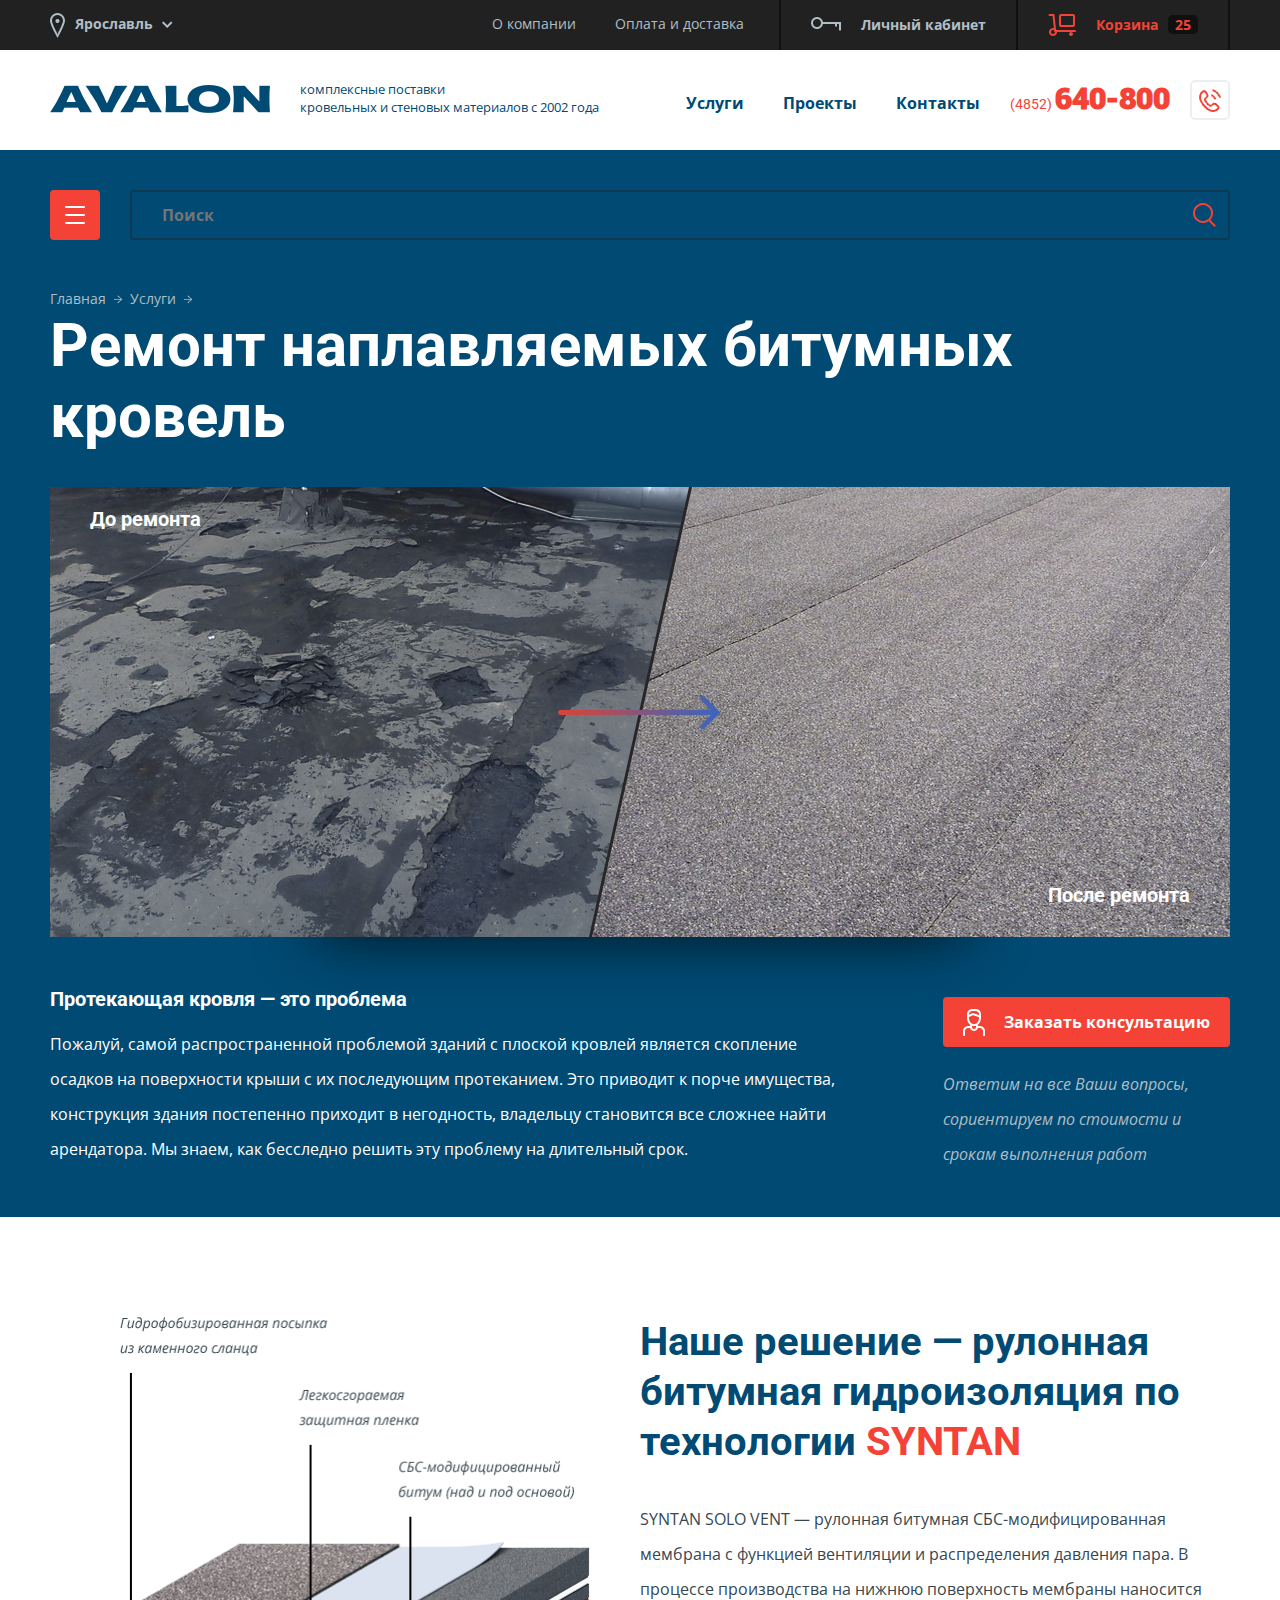
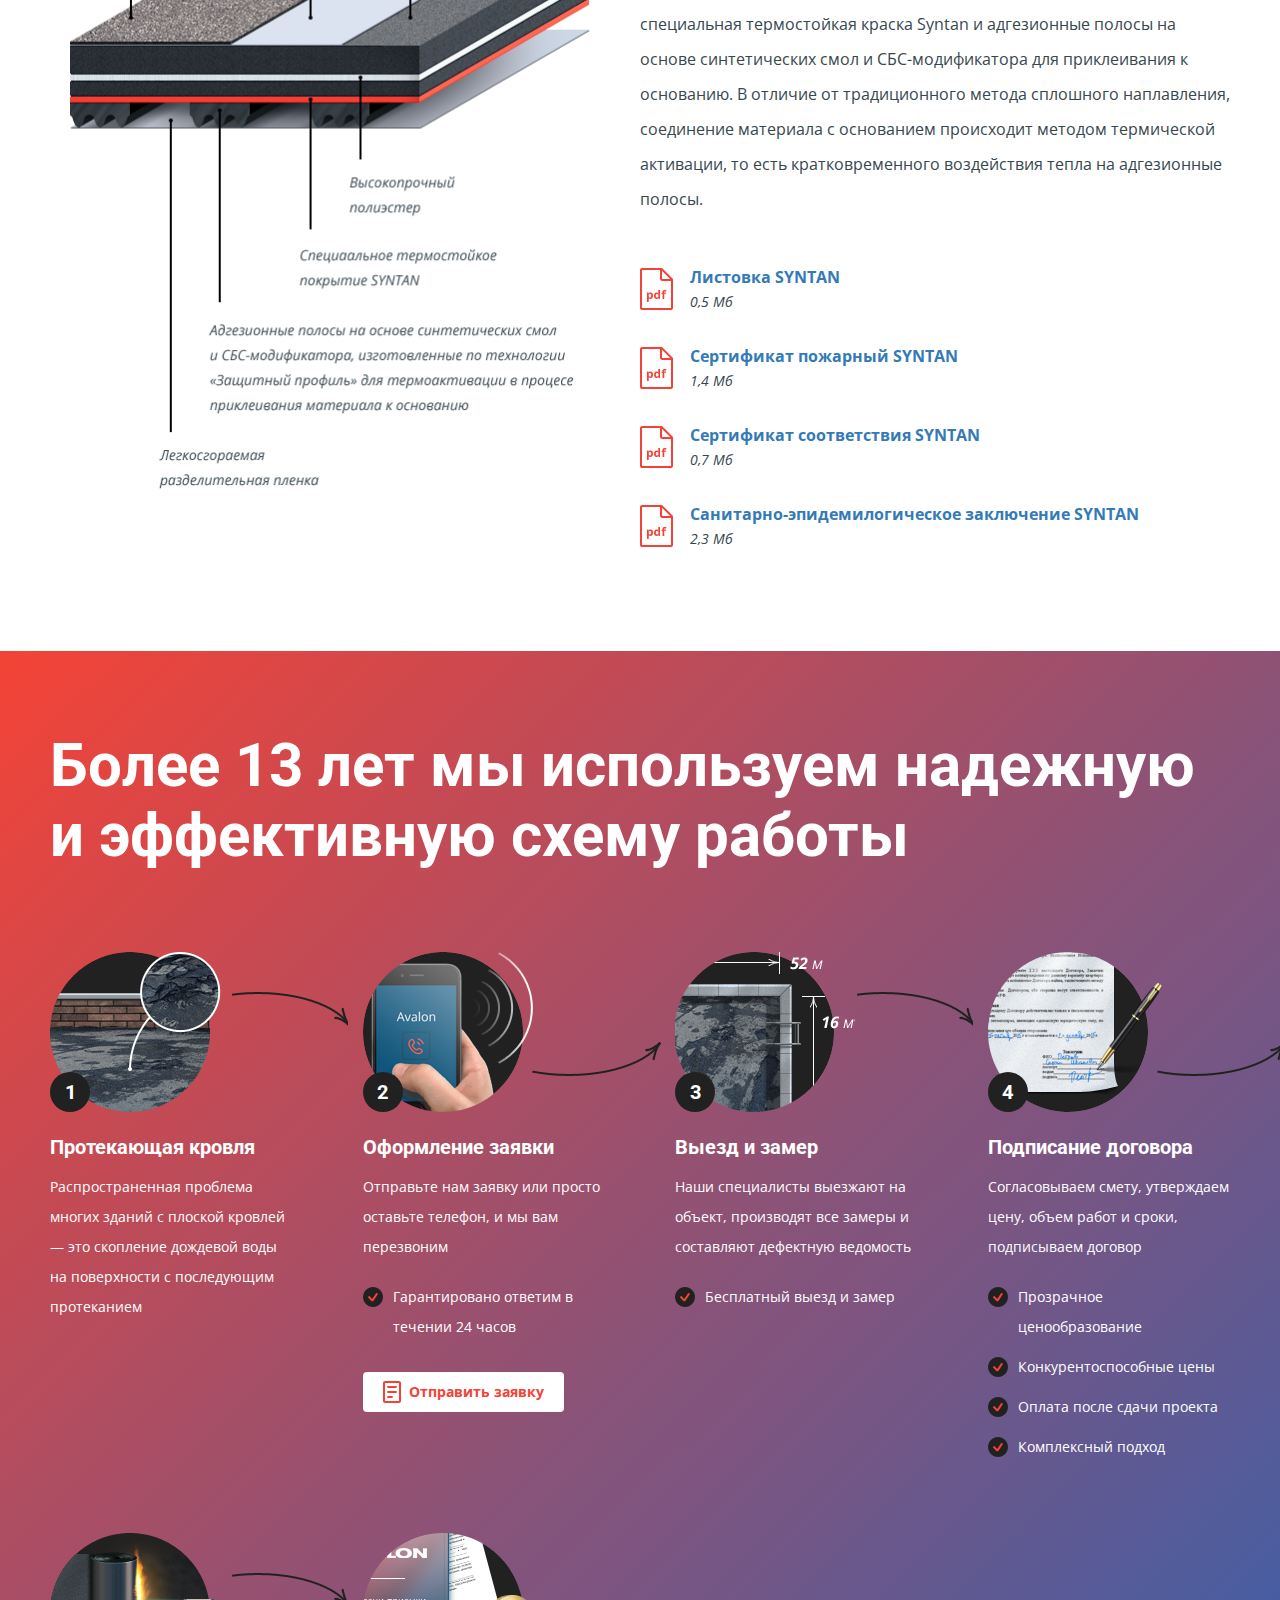
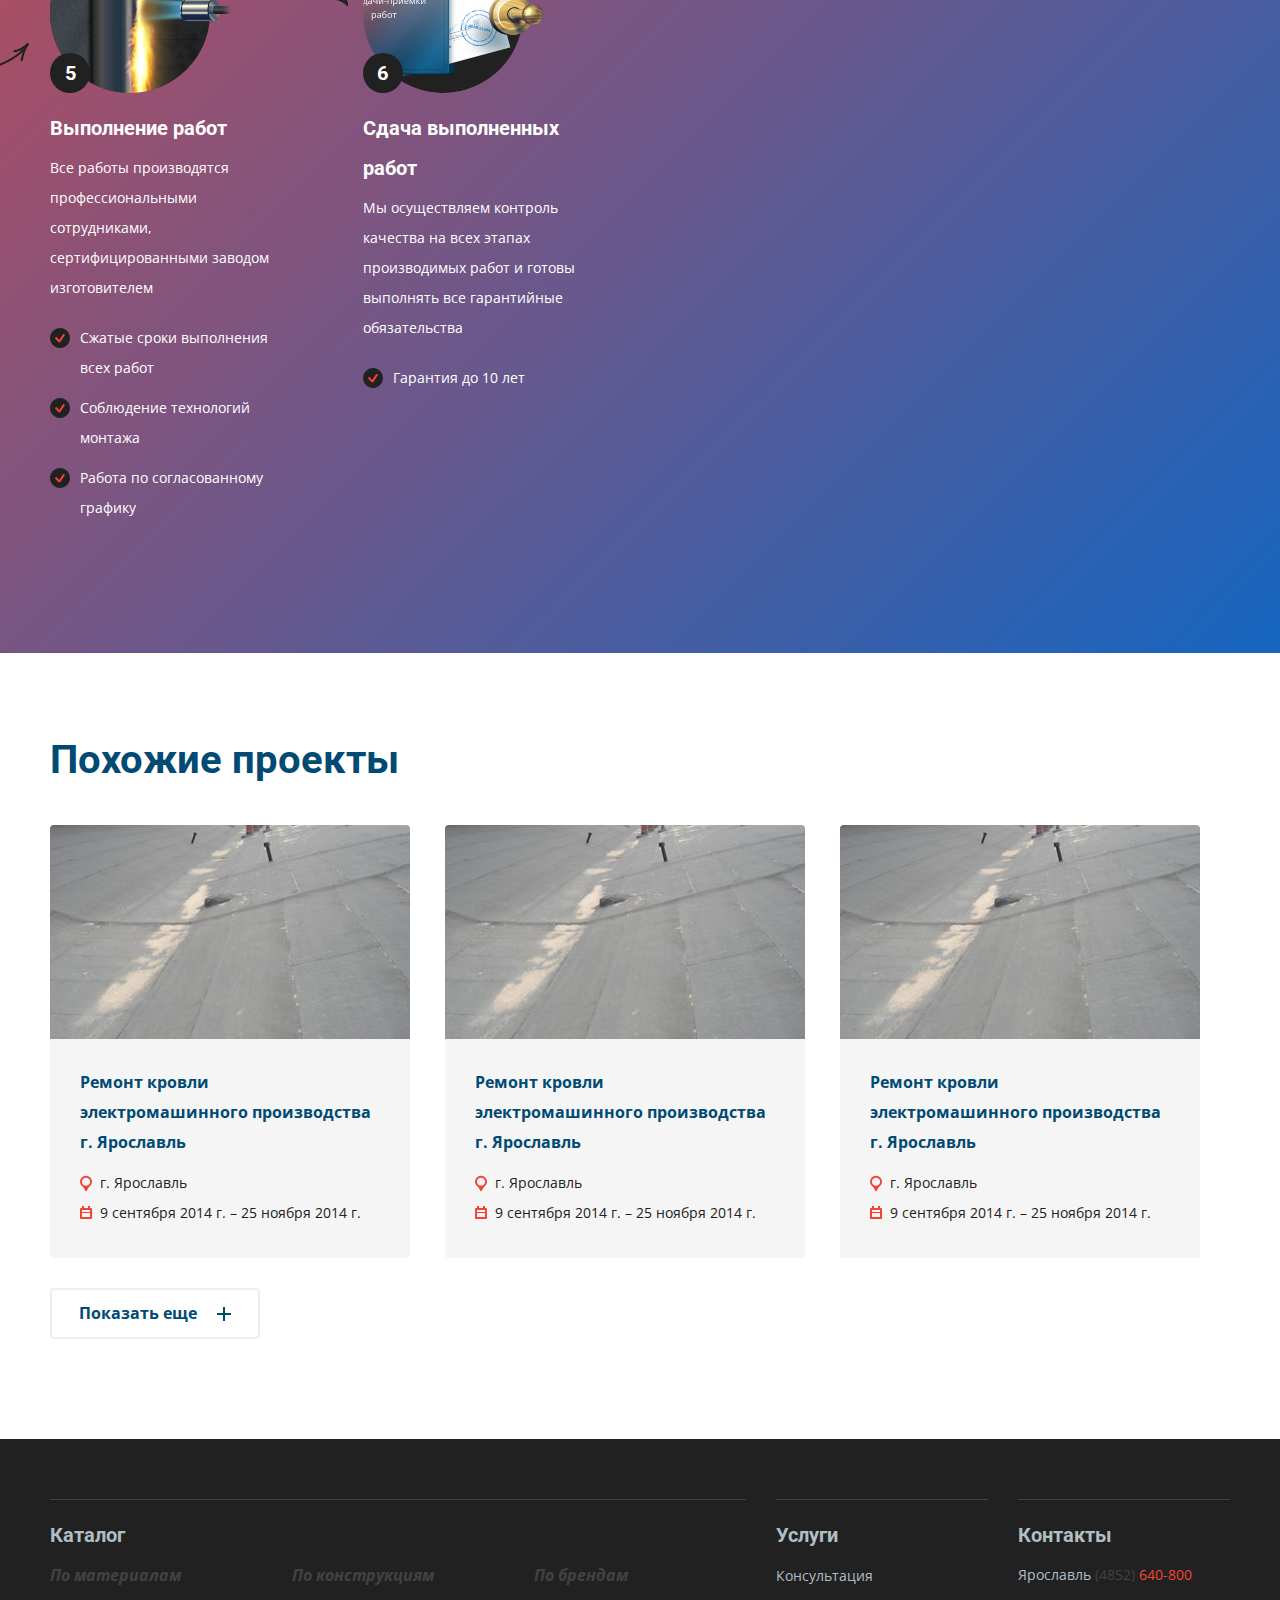
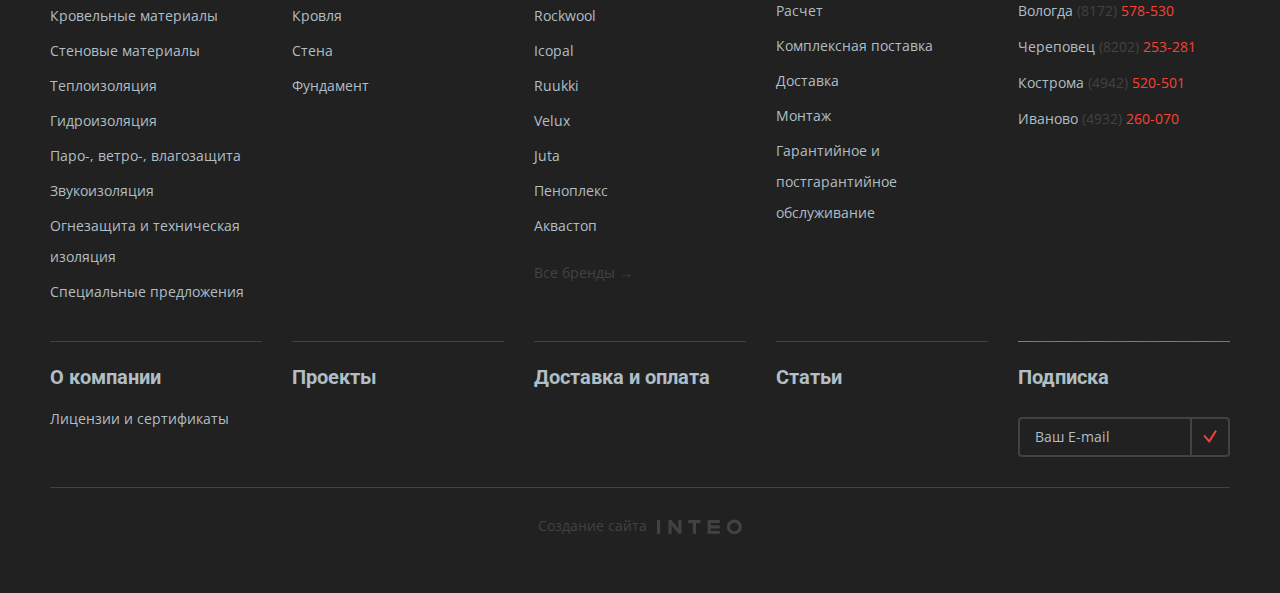
<file: index6.htm>
<!DOCTYPE html>
<html lang="ru"><head>
<meta http-equiv="content-type" content="text/html; charset=UTF-8">
  <meta charset="utf-8">
  <meta http-equiv="X-UA-Compatible" content="IE=edge">
  <meta name="viewport" content="width=device-width, initial-scale=1">
  <meta name="description" content="">
  <meta name="author" content="">
  <link rel="icon" href="f/i//favicon.ico">
  <title>Avalon-Ltd</title>
  <!-- HTML5 shim and Respond.js for IE8 support of HTML5 elements and media queries -->
  <!--[if lt IE 9]>
    <script src="https://oss.maxcdn.com/html5shiv/3.7.2/html5shiv.min.js"></script>
    <script src="https://oss.maxcdn.com/respond/1.4.2/respond.min.js"></script>
  <![endif]-->
  <script src="f/js/jquery-1.11.3.min.js"></script>
  <script src="f/js/jquery.carouFredSel-6.2.1-packed.js"></script>
  <link rel="stylesheet" href="f/fancybox/jquery.fancybox.css?v=2.1.5" media="screen">
  <script src="f/js/bootstrap.min.js"></script>
  <script src="f/js/bootstrap-multiselect.js"></script>
  <script src="f/js/jquery.scrollTo.min.js"></script>
  <script src="f/js/stickyfill.min.js"></script>
  <script src="f/js/iscroll-lite.js"></script>
  <script src="f/js/bootstrap-spinner.min.js"></script>
  <script src="f/fancybox/jquery.fancybox.pack.js?v=2.1.5"></script>
  <link  href="f/fotorama/fotorama.css" rel="stylesheet">
  <script src="f/fotorama/fotorama.js"></script>
  <link rel="stylesheet" href="f/css/bootstrap-multiselect.css">
  <link rel="stylesheet" href="f/css/main.css">
  <link rel="stylesheet" href="f/css/main_project.css">
  <script src="f/js/common.js"></script>
  <link href="http://fonts.googleapis.com/css?family=Open+Sans:300italic,regular,italic,bold,bolditalic&subset=cyrillic" rel="stylesheet" type="text/css" />
  <link href='http://fonts.googleapis.com/css?family=Roboto:300,400,500,700&subset=cyrillic' rel='stylesheet' type='text/css'>
  <link href="http://fonts.googleapis.com/css?family=PT+Sans:regular,italic,bold,bolditalic&subset=all" rel="stylesheet" type="text/css" />
  <script>
    $(document).ready(function(){
      function onCreate() {
        $(window).on('resize', onResize).trigger('resize');
      }
      var $projects = $('.projects__holder');
      function onResize() {
        var heights = $projects.children().map(function() { return $(this).height(); });
        $projects.parent().add($projects).height(Math.max.apply(null, heights)+65);
      }

      window.onload = function()
      {
        onResize();
      }
    });
  </script>
</head>
<body>
  <div class="wrap clearfix">
    <div class="header-control">
      <div class="holder clearfix">
        <form class="select-form city-switch">
          <div class="btn-group">
            <select id="city">
              <option value="0">Ярославль</option>
              <option value="1">Вологда</option>
              <option value="2">Череповец</option>
              <option value="3">Кострома</option>
              <option value="4">Иваново</option>
            </select>
          </div>
        </form>
        <div class="header-control__wrap">
          <ul class="header-control__menu">
            <li><a href="#">О компании</a></li>
            <li><a href="#">Оплата и доставка</a></li>
          </ul><a href="#" class="header-control__person-btn header-control__btn"><i class="icon-key"></i><span class="header-control__btn-text">Личный кабинет</span>
          </a><a href="#" class="header-control__cart-btn header-control__btn"><i class="icon-cart"></i><span class="header-control__btn-text">Корзина</span><span class="header-control__cart-btn-num">25</span></a>
        </div>
      </div>
    </div>  
    <header class="header">
      <div class="header__main">
        <div class="holder clearfix">
          <div class="header__logo">
            <a href="/"><img src="f/i/logo.png" alt=""></a>
            <p class="header__logo-text">комплексные поставки <br>кровельных и стеновых материалов с 2002 года</p>
          </div>
          <div class="header__main-wrap">
            <a href="#callback" class="header__phone-btn iconize-phone modal-inline">&nbsp;</a>
            <p class="header__phone"><span>(4852)</span>640-800</p>
            <ul class="main-menu">
              <li><a href="#">Услуги</a></li>
              <li><a href="#">Проекты</a></li>
              <li><a href="#">Контакты</a></li>
            </ul>
            <div class="main-menu-ham iconize-ham">
              <ul>
                <li class="main-menu-ham__item"><a href="#">Услуги</a></li>
                <li class="main-menu-ham__item"><a href="#">Проекты</a></li>
                <li class="main-menu-ham__item"><a href="#">Контакты</a></li>
                <li class="header__phone main-menu-ham__item main-menu-ham__item_phone"><span>(4852)</span>640-800</li>
              </ul>
            </div>
          </div>
        </div>
      </div>
    </header>
    <div class="content">
      <section class="main main_invert">
        <div class="holder clearfix">
          <div class="switcher">
            <div class="main-control main-control_short">
              <a href="#" class="main-control__catalog-btn js-scroll-link" data-scrollto="1"><i class="icon-ham"></i></a><ul class="switcher__control switcher__control_deactive main-control__switcher switcher__control_gray">
                <li class="switcher__btn"><a href="#">Скидки</a>
                </li><li class="switcher__btn"><a href="#">Акции</a></li>
              </ul>
              <div class="main-control__search">
                <form action="" class="main-control__search-form">
                  <button id="search-btn" class="main-control__search-btn iconize-lens"></button><div class="main-control__search-wrap"><input class="main-control__search-input" id="search-input" type="search" value="" placeholder="Поиск"/></div>
                </form>
              </div>
              <ul class="switcher__control switcher__control_deactive main-control__switcher main-control__switcher_2 switcher__control_gray">
                <li class="switcher__btn"><a href="#">Скидки</a>
                </li><li class="switcher__btn"><a href="#">Акции</a></li>
              </ul>
            </div>
          </div>
          <ul class="breadcrumbs">
            <li><a href="#">Главная</a><i class="icon-right-arrow"></i></li><li><a href="#">Услуги</a><i class="icon-right-arrow"></i></li>
          </ul>
          <h1 class="main-title">Ремонт наплавляемых битумных кровель</h1>
          <div class="project-page__photos project-page__photos_service">
            <div class="project-page__photos-holder">
              <img src="f/i/projects/2.jpg">
              <span class="project-page__photos-label project-page__photos-label_before">До ремонта</span>
              <span class="project-page__photos-label project-page__photos-label_after">После ремонта</span>
            </div>
          </div>
          <div class="project-page__main project-page__main_big">
            <p class="project-page__main-title">Протекающая кровля — это проблема</p>
            <p class="project-page__main-text">Пожалуй, самой распространенной проблемой зданий с плоской кровлей является скопление осадков на поверхности крыши с их последующим протеканием. Это приводит к порче имущества, конструкция здания постепенно приходит в негодность, владельцу становится все сложнее найти арендатора. Мы знаем, как бесследно решить эту проблему на длительный срок.</p>
          </div>
          <div class="project-page__extra">
            <a class="orange-btn" href="#"><i class="icon-man icon-man_white"></i> Заказать консультацию</a>
            <em>Ответим на все Ваши вопросы, сориентируем по стоимости и срокам выполнения работ</em>
          </div>
        </div>
      </section>
      <section class="subsection">
        <div class="holder clearfix">
          <div class="project-page__img">
            <img src="f/i/projects/1.png" alt="">
          </div><div class="project-page__detail">
            <p class="project-page__detail-title">Наше решение — рулонная битумная гидроизоляция по технологии <span>SYNTAN</span></p>
            <p class="project-page__detail-text">SYNTAN SOLO VENT — рулонная битумная СБС-модифицированная мембрана с функцией вентиляции и распределения давления пара. В процессе производства на нижнюю поверхность мембраны наносится специальная термостойкая краска Syntan и адгезионные полосы на основе синтетических смол и СБС-модификатора для приклеивания к основанию. В отличие от традиционного метода сплошного наплавления, соединение материала с основанием происходит методом термической активации, то есть кратковременного воздействия тепла на адгезионные полосы.</p>
            <div class="file project-page__detail-file">
              <p class="file__title"><a href="#">Листовка SYNTAN</a></p>
              <p class="file__size">0,5 Мб</p>
            </div>
            <div class="file project-page__detail-file">
              <p class="file__title"><a href="#">Сертификат пожарный SYNTAN</a></p>
              <p class="file__size">1,4 Мб</p>
            </div>
            <div class="file project-page__detail-file">
              <p class="file__title"><a href="#">Сертификат соответствия SYNTAN</a></p>
              <p class="file__size">0,7 Мб</p>
            </div>
            <div class="file project-page__detail-file">
              <p class="file__title"><a href="#">Санитарно-эпидемилогическое заключение SYNTAN</a></p>
              <p class="file__size">2,3 Мб</p>
            </div>
          </div>
        </div>
      </section>
      <section class="subsection project-page__scheme">
        <div class="holder clearfix">
          <div class="services services_fixed">
              <div class="services__text">
                <p class="services__title">Более 13 лет мы используем надежную и эффективную схему работы</p>
              </div>
              <div class="services__content-wrap">
                <div class="services__content">
                  <div class="services__item" >
                    <div class="services__img">
                      <img src="f/i/services/1.png" alt="">
                      <i>1</i>
                    </div>
                    <p class="services__name">Протекающая кровля</p>
                    <p class="services__detail">Распространенная проблема многих зданий с плоской кровлей ― это скопление дождевой воды на поверхности с последующим протеканием</p>
                  </div><div class="services__item" >
                    <div class="services__img">
                      <img src="f/i/services/2.png" alt="">
                      <i>2</i>
                    </div>
                    <p class="services__name">Оформление заявки</p>
                    <p class="services__detail">Отправьте нам заявку или просто оставьте телефон, и мы вам перезвоним</p>
                    <ul class="services__list">
                      <li>Гарантировано ответим в течении 24 часов</li>
                    </ul>
                    <a href="#" class="gray-btn gray-btn_thin"><i class="icon-doc"></i>Отправить заявку</a>
                  </div><div class="services__item" >
                    <div class="services__img">
                      <img src="f/i/services/3.png" alt="">
                      <i>3</i>
                    </div>
                    <p class="services__name">Выезд  и замер</p>
                    <p class="services__detail">Наши специалисты выезжают на объект, производят все замеры и составляют дефектную ведомость</p>
                    <ul class="services__list">
                      <li>Бесплатный выезд и замер</li>
                    </ul>
                  </div><div class="services__item" >
                    <div class="services__img">
                      <img src="f/i/services/4.png" alt="">
                      <i>4</i>
                    </div>
                    <p class="services__name">Подписание договора</p>
                    <p class="services__detail">Согласовываем смету, утверждаем цену, объем работ и сроки, подписываем договор</p>
                    <ul class="services__list">
                      <li>Прозрачное ценообразование</li>
                      <li>Конкурентоспособные цены</li>
                      <li>Оплата после сдачи проекта</li>
                      <li>Комплексный подход</li>
                    </ul>
                  </div><div class="services__item" >
                    <div class="services__img">
                      <img src="f/i/services/5.png" alt="">
                      <i>5</i>
                    </div>
                    <p class="services__name">Выполнение работ</p>
                    <p class="services__detail">Все работы производятся профессиональными сотрудниками, сертифицированными заводом изготовителем</p>
                    <ul class="services__list">
                      <li>Сжатые сроки выполнения всех работ</li>
                      <li>Соблюдение технологий монтажа</li>
                      <li>Работа по согласованному графику</li>
                    </ul>
                  </div><div class="services__item" >
                    <div class="services__img">
                      <img src="f/i/services/6.png" alt="">
                      <i>6</i>
                    </div>
                    <p class="services__name">Сдача выполненных работ</p>
                    <p class="services__detail">Мы осуществляем контроль качества на всех этапах производимых работ и готовы выполнять все гарантийные обязательства</p>
                    <ul class="services__list">
                      <li>Гарантия до 10 лет</li>
                    </ul>
                  </div>
                </div>
              </div>
          </div>
        </div>
      </section>
      <section class="subsection">
        <div class="holder clearfix">
          <p class="subsection__title">Похожие проекты</p>
          <div class="projects projects_fixed">
            <div class="projects__holder">
              <div class="projects__item">
                <a href="#" class="projects__item-holder">
                  <span class="projects__img">
                    <img src="f/i/projects/1.jpg" alt="" width="370" height="220">
                  </span>
                  <span class="projects__info">
                    <span class="projects__name">Ремонт кровли электромашинного производства г. Ярославль</span>                  
                    <span class="projects__extra"><span class="iconize-place">г. Ярославль</span></span>
                    <span class="projects__extra"><span class="iconize-calendar">9 сентября 2014 г. – 25 ноября 2014 г.</span></span>
                  </span>
                </a>
              </div><div class="projects__item">
                <a href="#" class="projects__item-holder">
                  <span class="projects__img">
                    <img src="f/i/projects/1.jpg" alt="" width="370" height="220">
                  </span>
                  <span class="projects__info">
                    <span class="projects__name">Ремонт кровли электромашинного производства г. Ярославль</span>                  
                    <span class="projects__extra"><span class="iconize-place">г. Ярославль</span></span>
                    <span class="projects__extra"><span class="iconize-calendar">9 сентября 2014 г. – 25 ноября 2014 г.</span></span>
                  </span>
                </a>
              </div><div class="projects__item">
                <a href="#" class="projects__item-holder">
                  <span class="projects__img">
                    <img src="f/i/projects/1.jpg" alt="" width="370" height="220">
                  </span>
                  <span class="projects__info">
                    <span class="projects__name">Ремонт кровли электромашинного производства г. Ярославль</span>                  
                    <span class="projects__extra"><span class="iconize-place">г. Ярославль</span></span>
                    <span class="projects__extra"><span class="iconize-calendar">9 сентября 2014 г. – 25 ноября 2014 г.</span></span>
                  </span>
                </a>
              </div>
            </div>
          </div>
          <a href="#" class="btn btn-default">Показать еще<i class="icon-plus"></i></a>
        </div>
      </section>
    </div>
  </div> 
  <footer class="footer">
    <div class="holder clearfix">
      <div class="footer__line">
        <div class="footer__catalog">
          <div class="footer__holder">
            <div class="footer__wrap">
              <p class="footer__title"><a href="#">Каталог</a></p>
              <div class="footer__col">
                <p class="footer__subtitle">По материалам</p>
                <ul>
                  <li><a href="#">Кровельные материалы</a></li>
                  <li><a href="#">Стеновые материалы</a></li>
                  <li><a href="#">Теплоизоляция</a></li>
                  <li><a href="#">Гидроизоляция</a></li>
                  <li><a href="#">Паро-, ветро-, влагозащита</a></li>
                  <li><a href="#">Звукоизоляция</a></li>
                  <li><a href="#">Огнезащита и техническая изоляция</a></li>
                  <li><a href="#">Специальные предложения</a></li>
                </ul>
              </div><div class="footer__col">
                <p class="footer__subtitle">По конструкциям</p>
                <ul>
                  <li><a href="#">Кровля</a></li>
                  <li><a href="#">Стена</a></li>
                  <li><a href="#">Фундамент</a></li>
                </ul>
              </div><div class="footer__col">
                <p class="footer__subtitle">По брендам</p>
                <ul>
                  <li><a href="#">Rockwool</a></li>
                  <li><a href="#">Icopal</a></li>
                  <li><a href="#">Ruukki</a></li>
                  <li><a href="#">Velux</a></li>
                  <li><a href="#">Juta</a></li>
                  <li><a href="#">Пеноплекс</a></li>
                  <li><a href="#">Аквастоп</a></li>
                </ul>
                <a href="#" class="footer__brands">Все бренды →</a>
              </div>
            </div>
          </div>
        </div><div class="footer__col">
          <div class="footer__holder">
            <p class="footer__title"><a href="#">Услуги</a></p>
            <ul>
              <li><a href="#">Консультация</a></li>
              <li><a href="#">Расчет</a></li>
              <li><a href="#">Комплексная поставка</a></li>
              <li><a href="#">Доставка</a></li>
              <li><a href="#">Монтаж</a></li>
              <li><a href="#">Гарантийное и постгарантийное обслуживание</a></li>
            </ul>
          </div>
        </div><div class="footer__col">
          <div class="footer__holder">
            <p class="footer__title"><a href="#">Контакты</a></p>
            <ul>
              <li class="footer__phone">Ярославль  <b>(4852)</b> <span>640-800</span></li>
              <li class="footer__phone">Вологда  <b>(8172)</b> <span>578-530</span></li>
              <li class="footer__phone">Череповец  <b>(8202)</b> <span>253-281</span></li>
              <li class="footer__phone">Кострома  <b>(4942)</b> <span>520-501</span></li>
              <li class="footer__phone">Иваново  <b>(4932)</b> <span>260-070</span></li>
            </ul>
          </div>
        </div>
      </div>
      <div class="footer__line">
        <div class="footer__col">
          <div class="footer__holder">
            <p class="footer__title"><a href="#">О компании</a></p>
            <a href="#" class="footer__link">Лицензии и сертификаты</a>
          </div>
        </div><div class="footer__col">
          <div class="footer__holder">
            <p class="footer__title"><a href="#">Проекты</a></p>
          </div> 
        </div><div class="footer__col">
          <div class="footer__holder">
            <p class="footer__title"><a href="#">Доставка и оплата</a></p>
          </div>   
        </div><div class="footer__col">
          <div class="footer__holder">
            <p class="footer__title"><a href="#">Статьи</a></p>
          </div>
        </div><div class="footer__col footer__col_subs">
          <div class="footer__holder">
            <p class="footer__title"><a href="#">Подписка</a></p>
            <form action="" class="footer__subs-form">
              <button id="subscribe-btn" class="footer__subs-btn iconize-ok"></button><div class="footer__subs-wrap"><input class="footer__subs" id="subscribe-input" type="email" value="" placeholder="Ваш E-mail"/></div>
            </form>
          </div> 
        </div>
      </div>
      <div class="footer__line footer__line_madeby">
        <p class="made-by">Создание сайта<a class="icon-inteo" target="_blank" rel="external nofollow" href="http://inteo-s.ru"></a></p>
      </div>
    </div>
  </footer> 
  <div class="popups">
    <div class="popup" id="callback">
      <p class="popup__title">Обратный звонок</p>
      <div class="popup__inputs">
        <div class="popup__input">
          <input type="text" class="input" placeholder="Представьтесь, пожалуйста">
        </div>
        <div class="popup__input">
          <input type="tel" class="input input_verif input_error" placeholder="Телефон">
          <span class="input-verif input-verif_error"></span>
        </div>
        <div class="popup__input">
          <input type="email" class="input input_verif input_success" placeholder="Электронная почта">
          <span class="input-verif input-verif_success"></span>
        </div>
      </div>
      <div class="popup__btn">
        <a href="#" class="orange-btn">Отправить</a>
      </div>
    </div>
  </div>
</body>
</html>
</file>
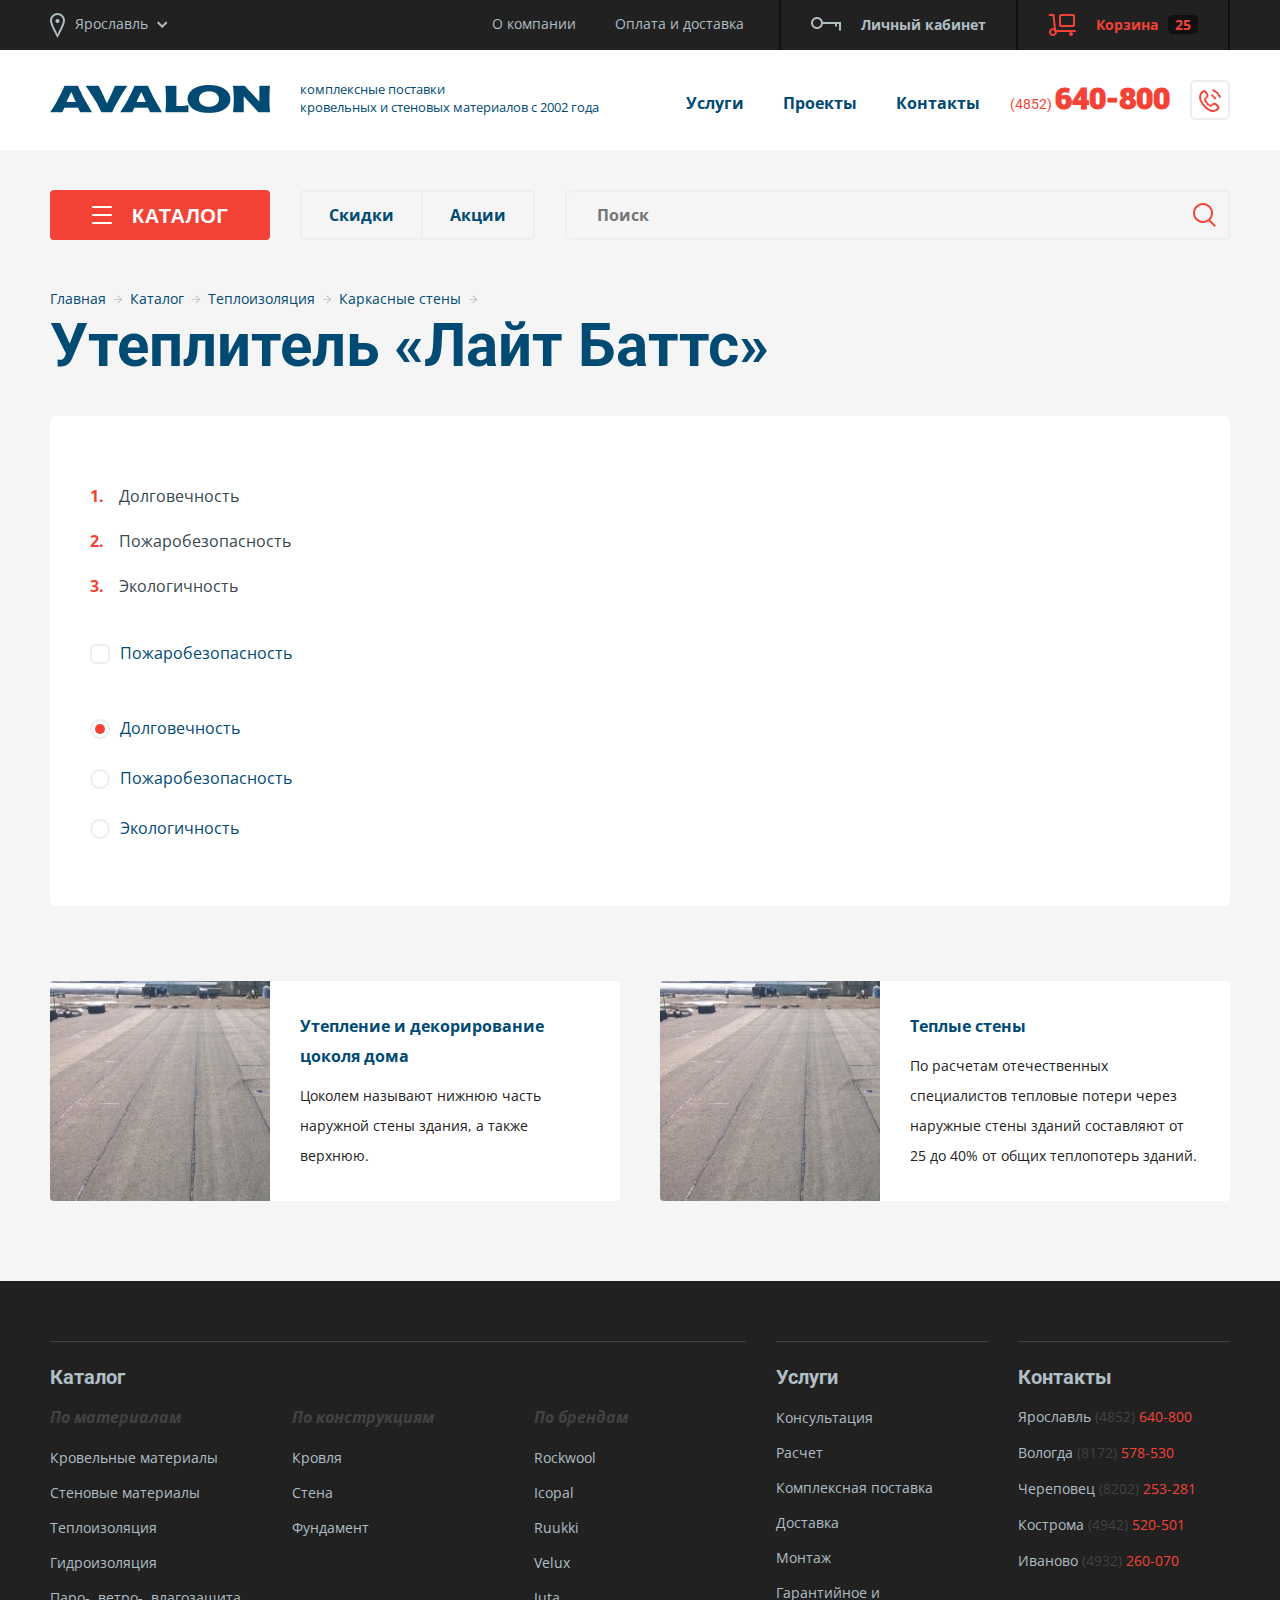
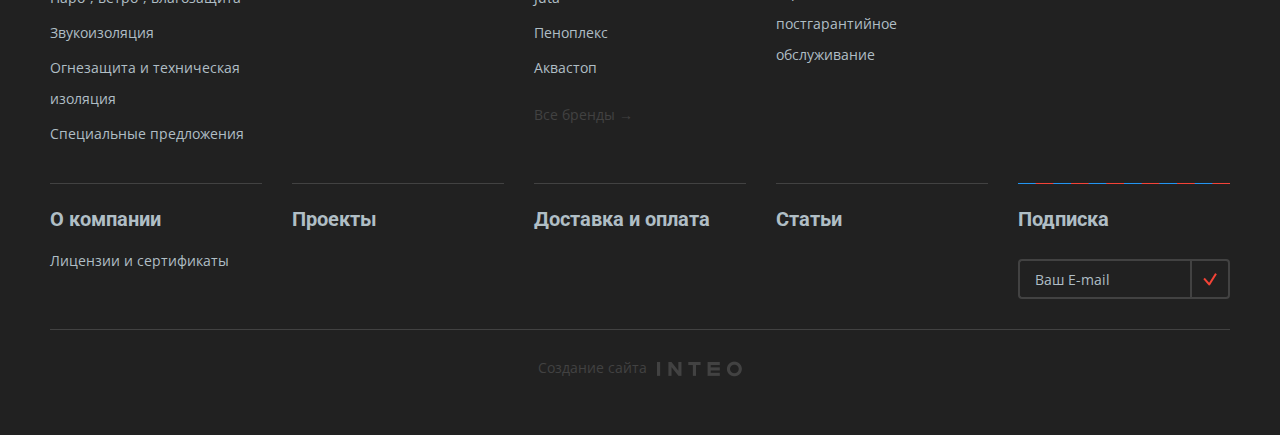
<file: index7.htm>
<!DOCTYPE html>
<html lang="ru"><head>
<meta http-equiv="content-type" content="text/html; charset=UTF-8">
  <meta charset="utf-8">
  <meta http-equiv="X-UA-Compatible" content="IE=edge">
  <meta name="viewport" content="width=device-width, initial-scale=1">
  <meta name="description" content="">
  <meta name="author" content="">
  <link rel="icon" href="f/i//favicon.ico">
  <title>Avalon-Ltd</title>
  <!-- HTML5 shim and Respond.js for IE8 support of HTML5 elements and media queries -->
  <!--[if lt IE 9]>
    <script src="https://oss.maxcdn.com/html5shiv/3.7.2/html5shiv.min.js"></script>
    <script src="https://oss.maxcdn.com/respond/1.4.2/respond.min.js"></script>
  <![endif]-->
  <script src="f/js/jquery-1.11.3.min.js"></script>
  <script src="f/js/jquery.carouFredSel-6.2.1-packed.js"></script>
  <link rel="stylesheet" href="f/fancybox/jquery.fancybox.css?v=2.1.5" media="screen">
  <script src="f/js/bootstrap.min.js"></script>
  <script src="f/js/bootstrap-multiselect.js"></script>
  <script src="f/js/jquery.scrollTo.min.js"></script>
  <script src="f/js/stickyfill.min.js"></script>
  <script src="f/js/iscroll-lite.js"></script>
  <script src="f/js/bootstrap-spinner.min.js"></script>
  <script src="f/fancybox/jquery.fancybox.pack.js?v=2.1.5"></script>
  <link rel="stylesheet" href="f/css/bootstrap-multiselect.css">
  <link rel="stylesheet" href="f/css/main.css">
  <script src="f/js/common.js"></script>
  <link href="http://fonts.googleapis.com/css?family=Open+Sans:300italic,regular,italic,bold,bolditalic&subset=cyrillic" rel="stylesheet" type="text/css" />
  <link href='http://fonts.googleapis.com/css?family=Roboto:300,400,500,700&subset=cyrillic' rel='stylesheet' type='text/css'>
  <script>
    $(document).ready(function(){
      function onCreate() {
        $(window).on('resize', onResize).trigger('resize');
      }
      var $projects = $('.service-btn__holder');
      function onResize() {
        if($(window).width() > 1199) {
          var heights = $projects.children('.service-btn__item').map(function() { return $(this).height(); });
          $projects.find('.service-btn__info').height(Math.max.apply(null, heights) - 60);
        }
      }
      window.onload = function()
      {
        onResize();
      }
    });
  </script>
</head>
<body>
  <div class="wrap clearfix">
    <div class="header-control">
      <div class="holder clearfix">
        <form class="select-form city-switch">
          <div class="btn-group">
            <select id="city">
              <option value="0">Ярославль</option>
              <option value="1">Вологда</option>
              <option value="2">Череповец</option>
              <option value="3">Кострома</option>
              <option value="4">Иваново</option>
            </select>
          </div>
        </form>
        <div class="header-control__wrap">
          <ul class="header-control__menu">
            <li><a href="#">О компании</a></li>
            <li><a href="#">Оплата и доставка</a></li>
          </ul><a href="#" class="header-control__person-btn header-control__btn"><i class="icon-key"></i><span class="header-control__btn-text">Личный кабинет</span>
          </a><a href="#" class="header-control__cart-btn header-control__btn"><i class="icon-cart"></i><span class="header-control__btn-text">Корзина</span><span class="header-control__cart-btn-num">25</span></a>
        </div>
      </div>
    </div>  
    <header class="header">
      <div class="header__main">
        <div class="holder clearfix">
          <div class="header__logo">
            <a href="/"><img src="f/i/logo.png" alt=""></a>
            <p class="header__logo-text">комплексные поставки <br>кровельных и стеновых материалов с 2002 года</p>
          </div>
          <div class="header__main-wrap">
            <a href="#callback" class="header__phone-btn iconize-phone modal-inline">&nbsp;</a>
            <p class="header__phone"><span>(4852)</span>640-800</p>
            <ul class="main-menu">
              <li><a href="#">Услуги</a></li>
              <li><a href="#">Проекты</a></li>
              <li><a href="#">Контакты</a></li>
            </ul>
            <div class="main-menu-ham iconize-ham">
              <ul>
                <li class="main-menu-ham__item"><a href="#">Услуги</a></li>
                <li class="main-menu-ham__item"><a href="#">Проекты</a></li>
                <li class="main-menu-ham__item"><a href="#">Контакты</a></li>
                <li class="header__phone main-menu-ham__item main-menu-ham__item_phone"><span>(4852)</span>640-800</li>
              </ul>
            </div>
          </div>
        </div>
      </div>
    </header>
    <div class="content">
      <section class="goods main">
        <div class="holder clearfix">
          <div class="switcher">
            <div class="main-control">
              <a href="#" class="main-control__catalog-btn js-scroll-link" data-scrollto="1"><i class="icon-ham"></i>Каталог
              </a><ul class="switcher__control switcher__control_deactive main-control__switcher switcher__control_gray">
                <li class="switcher__btn"><a href="#">Скидки</a>
                </li><li class="switcher__btn"><a href="#">Акции</a></li>
              </ul>
              <div class="main-control__search">
                <form action="" class="main-control__search-form">
                  <button id="search-btn" class="main-control__search-btn iconize-lens"></button><div class="main-control__search-wrap"><input class="main-control__search-input" id="search-input" type="search" value="" placeholder="Поиск"/></div>
                </form>
              </div>
              <ul class="switcher__control switcher__control_deactive main-control__switcher main-control__switcher_2 switcher__control_gray">
                <li class="switcher__btn"><a href="#">Скидки</a>
                </li><li class="switcher__btn"><a href="#">Акции</a></li>
              </ul>
            </div>
          </div>
          <ul class="breadcrumbs">
            <li><a href="#">Главная</a><i class="icon-right-arrow"></i></li><li><a href="#">Каталог</a><i class="icon-right-arrow"></i></li><li><a href="#">Теплоизоляция</a><i class="icon-right-arrow"></i></li><li><a href="#">Каркасные стены</a><i class="icon-right-arrow"></i></li>
          </ul>
          <h1 class="main-title">Утеплитель «Лайт Баттс»</h1>
          <div class="goods__wrap" style="margin-bottom: 0;">
            <div class="goods__holder">
              <ol>
                <li>Долговечность</li>
                <li>Пожаробезопасность</li>
                <li>Экологичность</li>
              </ol>
              <br>
              <input type="checkbox" name="check" id="ch1">
              <label for="ch1">Пожаробезопасность</label>
              <br>
              <br>
              <br>
              <input type="radio" name="radio" id="r1" checked>
              <label for="r1">Долговечность</label> <br><br>
              <input type="radio" name="radio" id="r2">
              <label for="r2">Пожаробезопасность</label><br><br>
              <input type="radio" name="radio" id="r3">
              <label for="r3">Экологичность</label>
            </div>
          </div>
          <br><br><br>
              <div class="service-btn" style="margin-bottom: 50px;">
                <div class="service-btn__holder">
                  <div class="service-btn__item">
                    <div class="service-btn__item-wrap">
                      <div class="service-btn__item-holder">
                        <a href="#">
                          <span class="service-btn__img">
                            <img src="f/i/project1.jpg" alt="">
                          </span><span class="service-btn__info">
                            <span class="service-btn__title">Утепление и декорирование цоколя дома</span>
                            <span class="service-btn__text">Цоколем называют нижнюю часть наружной стены здания, а также верхнюю.</span>
                          </span>
                        </a>
                      </div>
                    </div>
                  </div><div class="service-btn__item">
                    <div class="service-btn__item-wrap">
                      <div class="service-btn__item-holder">
                        <a href="#">
                          <span class="service-btn__img">
                            <img src="f/i/project1.jpg" alt="">
                          </span><span class="service-btn__info">
                            <span class="service-btn__title">Теплые стены</span>
                            <span class="service-btn__text">По расчетам отечественных специалистов тепловые потери через наружные стены зданий составляют от 25 до 40% от общих теплопотерь зданий.</span>
                          </span>
                        </a>
                      </div>
                    </div>
                  </div>
                </div>
              </div>
        </div>
      </section>
    </div>
  </div> 
  <footer class="footer">
    <div class="holder clearfix">
      <div class="footer__line">
        <div class="footer__catalog">
          <div class="footer__holder">
            <div class="footer__wrap">
              <p class="footer__title"><a href="#">Каталог</a></p>
              <div class="footer__col">
                <p class="footer__subtitle">По материалам</p>
                <ul>
                  <li><a href="#">Кровельные материалы</a></li>
                  <li><a href="#">Стеновые материалы</a></li>
                  <li><a href="#">Теплоизоляция</a></li>
                  <li><a href="#">Гидроизоляция</a></li>
                  <li><a href="#">Паро-, ветро-, влагозащита</a></li>
                  <li><a href="#">Звукоизоляция</a></li>
                  <li><a href="#">Огнезащита и техническая изоляция</a></li>
                  <li><a href="#">Специальные предложения</a></li>
                </ul>
              </div><div class="footer__col">
                <p class="footer__subtitle">По конструкциям</p>
                <ul>
                  <li><a href="#">Кровля</a></li>
                  <li><a href="#">Стена</a></li>
                  <li><a href="#">Фундамент</a></li>
                </ul>
              </div><div class="footer__col">
                <p class="footer__subtitle">По брендам</p>
                <ul>
                  <li><a href="#">Rockwool</a></li>
                  <li><a href="#">Icopal</a></li>
                  <li><a href="#">Ruukki</a></li>
                  <li><a href="#">Velux</a></li>
                  <li><a href="#">Juta</a></li>
                  <li><a href="#">Пеноплекс</a></li>
                  <li><a href="#">Аквастоп</a></li>
                </ul>
                <a href="#" class="footer__brands">Все бренды →</a>
              </div>
            </div>
          </div>
        </div><div class="footer__col">
          <div class="footer__holder">
            <p class="footer__title"><a href="#">Услуги</a></p>
            <ul>
              <li><a href="#">Консультация</a></li>
              <li><a href="#">Расчет</a></li>
              <li><a href="#">Комплексная поставка</a></li>
              <li><a href="#">Доставка</a></li>
              <li><a href="#">Монтаж</a></li>
              <li><a href="#">Гарантийное и постгарантийное обслуживание</a></li>
            </ul>
          </div>
        </div><div class="footer__col">
          <div class="footer__holder">
            <p class="footer__title"><a href="#">Контакты</a></p>
            <ul>
              <li class="footer__phone">Ярославль  <b>(4852)</b> <span>640-800</span></li>
              <li class="footer__phone">Вологда  <b>(8172)</b> <span>578-530</span></li>
              <li class="footer__phone">Череповец  <b>(8202)</b> <span>253-281</span></li>
              <li class="footer__phone">Кострома  <b>(4942)</b> <span>520-501</span></li>
              <li class="footer__phone">Иваново  <b>(4932)</b> <span>260-070</span></li>
            </ul>
          </div>
        </div>
      </div>
      <div class="footer__line">
        <div class="footer__col">
          <div class="footer__holder">
            <p class="footer__title"><a href="#">О компании</a></p>
            <a href="#" class="footer__link">Лицензии и сертификаты</a>
          </div>
        </div><div class="footer__col">
          <div class="footer__holder">
            <p class="footer__title"><a href="#">Проекты</a></p>
          </div> 
        </div><div class="footer__col">
          <div class="footer__holder">
            <p class="footer__title"><a href="#">Доставка и оплата</a></p>
          </div>   
        </div><div class="footer__col">
          <div class="footer__holder">
            <p class="footer__title"><a href="#">Статьи</a></p>
          </div>
        </div><div class="footer__col footer__col_subs">
          <div class="footer__holder">
            <p class="footer__title"><a href="#">Подписка</a></p>
            <form action="" class="footer__subs-form">
              <button id="subscribe-btn" class="footer__subs-btn iconize-ok"></button><div class="footer__subs-wrap"><input class="footer__subs" id="subscribe-input" type="email" value="" placeholder="Ваш E-mail"/></div>
            </form>
          </div> 
        </div>
      </div>
      <div class="footer__line footer__line_madeby">
        <p class="made-by">Создание сайта<a class="icon-inteo" target="_blank" rel="external nofollow" href="http://inteo-s.ru"></a></p>
      </div>
    </div>
  </footer> 
  <div class="popups">
    <div class="popup" id="callback">
      <p class="popup__title">Обратный звонок</p>
      <div class="popup__inputs">
        <div class="popup__input">
          <input type="text" class="input" placeholder="Представьтесь, пожалуйста">
        </div>
        <div class="popup__input">
          <input type="tel" class="input input_verif input_error" placeholder="Телефон">
          <span class="input-verif input-verif_error"></span>
        </div>
        <div class="popup__input">
          <input type="email" class="input input_verif input_success" placeholder="Электронная почта">
          <span class="input-verif input-verif_success"></span>
        </div>
      </div>
      <div class="popup__btn">
        <a href="#" class="orange-btn">Отправить</a>
      </div>
    </div>
  </div>
</body>
</html>
</file>
<file: f/css/main.css>
html {
  font-family: sans-serif;
  -webkit-text-size-adjust: 100%;
  -ms-text-size-adjust: 100%;
}
body {
  margin: 0;
}
html,
body {
  height: 100%;
  padding: 0;
}
article,
aside,
details,
figcaption,
figure,
footer,
header,
hgroup,
main,
menu,
nav,
section,
summary {
  display: block;
}
audio,
canvas,
progress,
video {
  display: inline-block;
  vertical-align: baseline;
}
audio:not([controls]) {
  display: none;
  height: 0;
}
[hidden],
template {
  display: none;
}
a {
  background-color: transparent;
}
a:active,
a:hover {
  outline: 0;
}
abbr[title] {
  border-bottom: 1px dotted;
}
b,
strong {
  font-weight: bold;
}
dfn {
  font-style: italic;
}
h1 {
  margin: .67em 0;
  font-size: 2em;
}
mark {
  color: #000;
  background: #ff0;
}
small {
  font-size: 80%;
}
sub,
sup {
  position: relative;
  font-size: 75%;
  line-height: 0;
  vertical-align: baseline;
}
sup {
  top: -0.5em;
}
sub {
  bottom: -0.25em;
}
img {
  border: 0;
}
svg:not(:root) {
  overflow: hidden;
}
figure {
  margin: 1em 40px;
}
hr {
  height: 0;
  -webkit-box-sizing: content-box;
  -moz-box-sizing: content-box;
  box-sizing: content-box;
}
pre {
  overflow: auto;
}
code,
kbd,
pre,
samp {
  font-family: monospace, monospace;
  font-size: 1em;
}
button,
input,
optgroup,
select,
textarea {
  margin: 0;
  font: inherit;
  color: inherit;
}
button {
  overflow: visible;
}
button,
select {
  text-transform: none;
}
button,
html input[type="button"],
input[type="reset"],
input[type="submit"] {
  -webkit-appearance: button;
  cursor: pointer;
}
button[disabled],
html input[disabled] {
  cursor: default;
}
button::-moz-focus-inner,
input::-moz-focus-inner {
  padding: 0;
  border: 0;
}
input {
  line-height: normal;
}
input[type="checkbox"],
input[type="radio"] {
  -webkit-box-sizing: border-box;
  -moz-box-sizing: border-box;
  box-sizing: border-box;
  padding: 0;
}
input[type="number"]::-webkit-inner-spin-button,
input[type="number"]::-webkit-outer-spin-button {
  height: auto;
}
input[type="search"] {
  -webkit-box-sizing: content-box;
  -moz-box-sizing: content-box;
  box-sizing: content-box;
  -webkit-appearance: textfield;
}
input[type="search"]::-webkit-search-cancel-button,
input[type="search"]::-webkit-search-decoration {
  -webkit-appearance: none;
}
fieldset {
  padding: .35em .625em .75em;
  margin: 0 2px;
  border: 1px solid #c0c0c0;
}
legend {
  padding: 0;
  border: 0;
}
textarea {
  overflow: auto;
}
optgroup {
  font-weight: bold;
}
table {
  border-spacing: 0;
  border-collapse: collapse;
}
td,
th {
  padding: 0;
}
* {
  -webkit-box-sizing: border-box;
  -moz-box-sizing: border-box;
  box-sizing: border-box;
}
*:before,
*:after {
  -webkit-box-sizing: border-box;
  -moz-box-sizing: border-box;
  box-sizing: border-box;
}
html {
  font-size: 10px;
  -webkit-tap-highlight-color: rgba(0, 0, 0, 0);
}
body {
  font-family: "Open Sans", sans-serif;
  font-size: 16px;
  line-height: 25px;
  color: #004a73;
  background-color: #fff;
}
input,
button,
select,
textarea {
  font-family: inherit;
  font-size: inherit;
  line-height: inherit;
}
a {
  color: #337ab7;
  text-decoration: none;
}
a:hover,
a:focus {
  /*  color: #23527c;
 text-decoration: underline; */
  outline: none;
}
figure {
  margin: 0;
}
img {
  vertical-align: middle;
}
hr {
  margin-top: 20px;
  margin-bottom: 20px;
  border: 0;
  border-top: 1px solid #eee;
}
[role="button"] {
  cursor: pointer;
}
h1,
h2,
h3,
h4,
h5,
h6,
.h1,
.h2,
.h3,
.h4,
.h5,
.h6 {
  font-family: inherit;
  font-weight: 500;
  line-height: 1.1;
  color: inherit;
}
h1 small,
h2 small,
h3 small,
h4 small,
h5 small,
h6 small,
.h1 small,
.h2 small,
.h3 small,
.h4 small,
.h5 small,
.h6 small,
h1 .small,
h2 .small,
h3 .small,
h4 .small,
h5 .small,
h6 .small,
.h1 .small,
.h2 .small,
.h3 .small,
.h4 .small,
.h5 .small,
.h6 .small {
  font-weight: normal;
  line-height: 1;
  color: #777;
}
h1,
.h1,
h2,
.h2,
h3,
.h3 {
  margin: 0;
}
h1 small,
.h1 small,
h2 small,
.h2 small,
h3 small,
.h3 small,
h1 .small,
.h1 .small,
h2 .small,
.h2 .small,
h3 .small,
.h3 .small {
  font-size: 65%;
}
h4,
.h4,
h5,
.h5,
h6,
.h6 {
  margin-top: 10px;
  margin-bottom: 10px;
}
h4 small,
.h4 small,
h5 small,
.h5 small,
h6 small,
.h6 small,
h4 .small,
.h4 .small,
h5 .small,
.h5 .small,
h6 .small,
.h6 .small {
  font-size: 75%;
}
h1,
.h1 {
  font-size: 60px;
}
h2,
.h2 {
  font-size: 40px;
}
h3,
.h3 {
  font-size: 30px;
}
h4,
.h4 {
  font-size: 20px;
}
h5,
.h5 {
  font-size: 14px;
}
h6,
.h6 {
  font-size: 12px;
}
p {
  margin: 0;
}
small,
.small {
  font-size: 85%;
}
mark,
.mark {
  padding: .2em;
  background-color: #fcf8e3;
}
ul,
ol {
  margin-top: 0;
  margin-bottom: 10px;
}
ul ul,
ol ul,
ul ol,
ol ol {
  margin-bottom: 0;
}
ol {
  counter-reset: li;
  padding: 0;
  list-style: none;
}
ol li {
  position: relative;
  margin-bottom: 15px;
  color: #37474f;
  line-height: 30px;
}
@media (max-width: 479px) {
  ol li {
    font-size: 14px;
    line-height: 25px;
  }
}
ol li:before {
  content: counter(li) '.';
  counter-increment: li;
  color: #f44336;
  font-weight: bold;
  padding-right: 15px;
}
dl {
  margin-top: 0;
  margin-bottom: 20px;
}
dt,
dd {
  line-height: 1.42857143;
}
dt {
  font-weight: bold;
}
dd {
  margin-left: 0;
}
abbr[title],
abbr[data-original-title] {
  cursor: help;
  border-bottom: 1px dotted #777;
}
.initialism {
  font-size: 90%;
  text-transform: uppercase;
}
blockquote {
  padding: 10px 20px;
  margin: 0 0 20px;
  font-size: 17.5px;
  border-left: 5px solid #eee;
}
blockquote p:last-child,
blockquote ul:last-child,
blockquote ol:last-child {
  margin-bottom: 0;
}
blockquote footer,
blockquote small,
blockquote .small {
  display: block;
  font-size: 80%;
  line-height: 1.42857143;
  color: #777;
}
blockquote footer:before,
blockquote small:before,
blockquote .small:before {
  content: '\2014 \00A0';
}
.blockquote-reverse,
blockquote.pull-right {
  padding-right: 15px;
  padding-left: 0;
  text-align: right;
  border-right: 5px solid #eee;
  border-left: 0;
}
.blockquote-reverse footer:before,
blockquote.pull-right footer:before,
.blockquote-reverse small:before,
blockquote.pull-right small:before,
.blockquote-reverse .small:before,
blockquote.pull-right .small:before {
  content: '';
}
.blockquote-reverse footer:after,
blockquote.pull-right footer:after,
.blockquote-reverse small:after,
blockquote.pull-right small:after,
.blockquote-reverse .small:after,
blockquote.pull-right .small:after {
  content: '\00A0 \2014';
}
address {
  margin-bottom: 20px;
  font-style: normal;
  line-height: 1.42857143;
}
code {
  padding: 2px 4px;
  font-size: 90%;
  color: #c7254e;
  background-color: #f9f2f4;
  border-radius: 4px;
}
kbd {
  padding: 2px 4px;
  font-size: 90%;
  color: #fff;
  background-color: #333;
  border-radius: 3px;
  -webkit-box-shadow: inset 0 -1px 0 rgba(0, 0, 0, 0.25);
  box-shadow: inset 0 -1px 0 rgba(0, 0, 0, 0.25);
}
kbd kbd {
  padding: 0;
  font-size: 100%;
  font-weight: bold;
  -webkit-box-shadow: none;
  box-shadow: none;
}
pre {
  display: block;
  padding: 9.5px;
  margin: 0 0 10px;
  font-size: 13px;
  line-height: 1.42857143;
  color: #333;
  word-break: break-all;
  word-wrap: break-word;
  background-color: #f5f5f5;
  border: 1px solid #ccc;
  border-radius: 4px;
}
pre code {
  padding: 0;
  font-size: inherit;
  color: inherit;
  white-space: pre-wrap;
  background-color: transparent;
  border-radius: 0;
}
table {
  background-color: transparent;
}
caption {
  padding-top: 8px;
  padding-bottom: 8px;
  color: #777;
  text-align: left;
}
th {
  text-align: left;
}
fieldset {
  min-width: 0;
  padding: 0;
  margin: 0;
  border: 0;
}
legend {
  display: block;
  width: 100%;
  padding: 0;
  margin-bottom: 20px;
  font-size: 21px;
  line-height: inherit;
  color: #333;
  border: 0;
  border-bottom: 1px solid #e5e5e5;
}
label {
  display: inline-block;
  max-width: 100%;
  font-weight: bold;
}
input[type="search"] {
  -webkit-box-sizing: border-box;
  -moz-box-sizing: border-box;
  box-sizing: border-box;
}
input[type='checkbox'],
input[type='radio'] {
  display: none;
}
input[type='checkbox'] + label,
input[type='radio'] + label {
  cursor: pointer;
  position: relative;
  font-weight: normal;
  display: inline-block;
  padding-left: 30px;
}
input[type='checkbox'] + label::before,
input[type='radio'] + label::before {
  content: '';
  position: absolute;
  left: 0px;
  top: 3px;
  height: 20px;
  width: 20px;
}
input[type='radio'] + label::before {
  border: 2px solid #eceff1;
  border-radius: 50%;
}
input[type='radio']:checked + label::after {
  content: '';
  position: absolute;
  background: #f44336;
  border-radius: 50%;
  width: 10px;
  height: 10px;
  left: 5px;
  top: 1px;
  bottom: 0;
  margin: auto;
}
input[type='checkbox'] + label::before {
  border: 2px solid #eceff1;
  border-radius: 5px;
}
input[type='checkbox']:checked + label::after {
  content: '';
  position: absolute;
  background: url(../../f/i/icons.png) -151px -392px;
  width: 11px;
  height: 10px;
  left: 4px;
  top: 1px;
  bottom: 0;
  margin: auto;
}
.btn {
  display: inline-block;
  padding: 6px 12px;
  margin-bottom: 0;
  font-size: 14px;
  font-weight: normal;
  line-height: 1.42857143;
  text-align: center;
  white-space: nowrap;
  vertical-align: middle;
  -ms-touch-action: manipulation;
  touch-action: manipulation;
  cursor: pointer;
  -webkit-user-select: none;
  -moz-user-select: none;
  -ms-user-select: none;
  user-select: none;
  background-image: none;
  border: 1px solid transparent;
  border-radius: 4px;
}
.btn:focus,
.btn:active:focus,
.btn.active:focus,
.btn.focus,
.btn:active.focus,
.btn.active.focus {
  outline: thin dotted;
  outline: 5px auto -webkit-focus-ring-color;
  outline-offset: -2px;
}
.btn:hover,
.btn:focus,
.btn.focus {
  color: #333;
  text-decoration: none;
}
.btn:active,
.btn.active {
  background-image: none;
  outline: 0;
  -webkit-box-shadow: inset 0 3px 5px rgba(0, 0, 0, 0.125);
  box-shadow: inset 0 3px 5px rgba(0, 0, 0, 0.125);
}
.btn.disabled,
.btn[disabled],
fieldset[disabled] .btn {
  cursor: not-allowed;
  filter: alpha(opacity=65);
  -webkit-box-shadow: none;
  box-shadow: none;
  opacity: .65;
}
a.btn.disabled,
fieldset[disabled] a.btn {
  pointer-events: none;
}
.btn-link {
  font-weight: normal;
  color: #337ab7;
  border-radius: 0;
}
.btn-link,
.btn-link:active,
.btn-link.active,
.btn-link[disabled],
fieldset[disabled] .btn-link {
  background-color: transparent;
  -webkit-box-shadow: none;
  box-shadow: none;
}
.btn-link,
.btn-link:hover,
.btn-link:focus,
.btn-link:active {
  border-color: transparent;
}
.btn-link:hover,
.btn-link:focus {
  color: #23527c;
  text-decoration: underline;
  background-color: transparent;
}
.btn-link[disabled]:hover,
fieldset[disabled] .btn-link:hover,
.btn-link[disabled]:focus,
fieldset[disabled] .btn-link:focus {
  color: #777;
  text-decoration: none;
}
.caret {
  display: inline-block;
  width: 0;
  height: 0;
  margin-left: 2px;
  vertical-align: middle;
  border-top: 4px dashed;
  border-top: 4px solid \9;
  border-right: 4px solid transparent;
  border-left: 4px solid transparent;
}
.dropup,
.dropdown {
  position: relative;
}
.dropdown-toggle:focus {
  outline: 0;
}
.dropdown-menu {
  position: absolute;
  top: 100%;
  left: 0;
  z-index: 1000;
  display: none;
  float: left;
  min-width: 160px;
  padding: 5px 0;
  margin: 2px 0 0;
  font-size: 14px;
  text-align: left;
  list-style: none;
  background-color: #fff;
  -webkit-background-clip: padding-box;
  background-clip: padding-box;
  border: 1px solid #ccc;
  border: 1px solid rgba(0, 0, 0, 0.15);
  border-radius: 4px;
  -webkit-box-shadow: 0 6px 12px rgba(0, 0, 0, 0.175);
  box-shadow: 0 6px 12px rgba(0, 0, 0, 0.175);
}
.dropdown-menu.pull-right {
  right: 0;
  left: auto;
}
.dropdown-menu .divider {
  height: 1px;
  margin: 9px 0;
  overflow: hidden;
  background-color: #e5e5e5;
}
.dropdown-menu > li > a {
  display: block;
  padding: 3px 20px;
  clear: both;
  font-weight: normal;
  line-height: 1.42857143;
  color: #333;
  white-space: nowrap;
}
.dropdown-menu > li > a:hover,
.dropdown-menu > li > a:focus {
  color: #262626;
  text-decoration: none;
  background-color: #f5f5f5;
}
.dropdown-menu > .active > a,
.dropdown-menu > .active > a:hover,
.dropdown-menu > .active > a:focus {
  color: #fff;
  text-decoration: none;
  background-color: #337ab7;
  outline: 0;
}
.dropdown-menu > .disabled > a,
.dropdown-menu > .disabled > a:hover,
.dropdown-menu > .disabled > a:focus {
  color: #777;
}
.dropdown-menu > .disabled > a:hover,
.dropdown-menu > .disabled > a:focus {
  text-decoration: none;
  cursor: not-allowed;
  background-color: transparent;
  background-image: none;
  filter: progid:DXImageTransform.Microsoft.gradient(enabled=false);
}
.open > .dropdown-menu {
  display: block;
}
.open > a {
  outline: 0;
}
.dropdown-menu-right {
  right: 0;
  left: auto;
}
.dropdown-menu-left {
  right: auto;
  left: 0;
}
.dropdown-header {
  display: block;
  padding: 3px 20px;
  font-size: 12px;
  line-height: 1.42857143;
  color: #777;
  white-space: nowrap;
}
.dropdown-backdrop {
  position: fixed;
  top: 0;
  right: 0;
  bottom: 0;
  left: 0;
  z-index: 990;
}
.pull-right > .dropdown-menu {
  right: 0;
  left: auto;
}
.dropup .caret,
.navbar-fixed-bottom .dropdown .caret {
  content: "";
  border-top: 0;
  border-bottom: 4px dashed;
  border-bottom: 4px solid \9;
}
.dropup .dropdown-menu,
.navbar-fixed-bottom .dropdown .dropdown-menu {
  top: auto;
  bottom: 100%;
  margin-bottom: 2px;
}
@media (min-width: 768px) {
  .navbar-right .dropdown-menu {
    right: 0;
    left: auto;
  }
  .navbar-right .dropdown-menu-left {
    right: auto;
    left: 0;
  }
}
.btn-group,
.btn-group-vertical {
  position: relative;
  display: inline-block;
  vertical-align: middle;
}
.btn-group > .btn,
.btn-group-vertical > .btn {
  position: relative;
  float: left;
}
.btn-group > .btn:hover,
.btn-group-vertical > .btn:hover,
.btn-group > .btn:focus,
.btn-group-vertical > .btn:focus,
.btn-group > .btn:active,
.btn-group-vertical > .btn:active,
.btn-group > .btn.active,
.btn-group-vertical > .btn.active {
  z-index: 2;
}
.btn-group .btn + .btn,
.btn-group .btn + .btn-group,
.btn-group .btn-group + .btn,
.btn-group .btn-group + .btn-group {
  margin-left: -1px;
}
.btn-toolbar {
  margin-left: -5px;
}
.btn-toolbar .btn,
.btn-toolbar .btn-group,
.btn-toolbar .input-group {
  float: left;
}
.btn-toolbar > .btn,
.btn-toolbar > .btn-group,
.btn-toolbar > .input-group {
  margin-left: 5px;
}
.btn-group > .btn:not(:first-child):not(:last-child):not(.dropdown-toggle) {
  border-radius: 0;
}
.btn-group > .btn:first-child {
  margin-left: 0;
}
.btn-group > .btn:first-child:not(:last-child):not(.dropdown-toggle) {
  border-top-right-radius: 0;
  border-bottom-right-radius: 0;
}
.btn-group > .btn:last-child:not(:first-child),
.btn-group > .dropdown-toggle:not(:first-child) {
  border-top-left-radius: 0;
  border-bottom-left-radius: 0;
}
/* .btn-group > .btn-group {
  float: left;
} */
.btn-group > .btn-group:not(:first-child):not(:last-child) > .btn {
  border-radius: 0;
}
.btn-group > .btn-group:first-child:not(:last-child) > .btn:last-child,
.btn-group > .btn-group:first-child:not(:last-child) > .dropdown-toggle {
  border-top-right-radius: 0;
  border-bottom-right-radius: 0;
}
.btn-group > .btn-group:last-child:not(:first-child) > .btn:first-child {
  border-top-left-radius: 0;
  border-bottom-left-radius: 0;
}
.btn-group .dropdown-toggle:active,
.btn-group.open .dropdown-toggle {
  outline: 0;
}
.btn-group > .btn + .dropdown-toggle {
  padding-right: 8px;
  padding-left: 8px;
}
.btn-group > .btn-lg + .dropdown-toggle {
  padding-right: 12px;
  padding-left: 12px;
}
.btn-group.open .dropdown-toggle {
  -webkit-box-shadow: inset 0 3px 5px rgba(0, 0, 0, 0.125);
  box-shadow: inset 0 3px 5px rgba(0, 0, 0, 0.125);
}
.btn-group.open .dropdown-toggle.btn-link {
  -webkit-box-shadow: none;
  box-shadow: none;
}
.btn .caret {
  margin-left: 0;
}
.btn-lg .caret {
  border-width: 5px 5px 0;
  border-bottom-width: 0;
}
.dropup .btn-lg .caret {
  border-width: 0 5px 5px;
}
.btn-group-vertical > .btn,
.btn-group-vertical > .btn-group,
.btn-group-vertical > .btn-group > .btn {
  display: block;
  float: none;
  width: 100%;
  max-width: 100%;
}
.btn-group-vertical > .btn-group > .btn {
  float: none;
}
.btn-group-vertical > .btn + .btn,
.btn-group-vertical > .btn + .btn-group,
.btn-group-vertical > .btn-group + .btn,
.btn-group-vertical > .btn-group + .btn-group {
  margin-top: -1px;
  margin-left: 0;
}
.btn-group-vertical > .btn:not(:first-child):not(:last-child) {
  border-radius: 0;
}
.btn-group-vertical > .btn:first-child:not(:last-child) {
  border-top-right-radius: 4px;
  border-bottom-right-radius: 0;
  border-bottom-left-radius: 0;
}
.btn-group-vertical > .btn:last-child:not(:first-child) {
  border-top-left-radius: 0;
  border-top-right-radius: 0;
  border-bottom-left-radius: 4px;
}
.btn-group-vertical > .btn-group:not(:first-child):not(:last-child) > .btn {
  border-radius: 0;
}
.btn-group-vertical > .btn-group:first-child:not(:last-child) > .btn:last-child,
.btn-group-vertical > .btn-group:first-child:not(:last-child) > .dropdown-toggle {
  border-bottom-right-radius: 0;
  border-bottom-left-radius: 0;
}
.btn-group-vertical > .btn-group:last-child:not(:first-child) > .btn:first-child {
  border-top-left-radius: 0;
  border-top-right-radius: 0;
}
.btn-group-justified {
  display: table;
  width: 100%;
  table-layout: fixed;
  border-collapse: separate;
}
.btn-group-justified > .btn,
.btn-group-justified > .btn-group {
  display: table-cell;
  float: none;
  width: 1%;
}
.btn-group-justified > .btn-group .btn {
  width: 100%;
}
.btn-group-justified > .btn-group .dropdown-menu {
  left: auto;
}
[data-toggle="buttons"] > .btn input[type="radio"],
[data-toggle="buttons"] > .btn-group > .btn input[type="radio"],
[data-toggle="buttons"] > .btn input[type="checkbox"],
[data-toggle="buttons"] > .btn-group > .btn input[type="checkbox"] {
  position: absolute;
  clip: rect(0, 0, 0, 0);
  pointer-events: none;
}
.input-group {
  position: relative;
  display: table;
  border-collapse: separate;
}
.input-group[class*="col-"] {
  float: none;
  padding-right: 0;
  padding-left: 0;
}
.input-group .form-control {
  position: relative;
  z-index: 2;
  float: left;
  width: 100%;
  margin-bottom: 0;
}
.input-group-lg > .form-control,
.input-group-lg > .input-group-addon,
.input-group-lg > .input-group-btn > .btn {
  height: 46px;
  padding: 10px 16px;
  font-size: 18px;
  line-height: 1.3333333;
  border-radius: 6px;
}
select.input-group-lg > .form-control,
select.input-group-lg > .input-group-addon,
select.input-group-lg > .input-group-btn > .btn {
  height: 46px;
  line-height: 46px;
}
textarea.input-group-lg > .form-control,
textarea.input-group-lg > .input-group-addon,
textarea.input-group-lg > .input-group-btn > .btn,
select[multiple].input-group-lg > .form-control,
select[multiple].input-group-lg > .input-group-addon,
select[multiple].input-group-lg > .input-group-btn > .btn {
  height: auto;
}
.input-group-sm > .form-control,
.input-group-sm > .input-group-addon,
.input-group-sm > .input-group-btn > .btn {
  height: 30px;
  padding: 5px 10px;
  font-size: 12px;
  line-height: 1.5;
  border-radius: 3px;
}
select.input-group-sm > .form-control,
select.input-group-sm > .input-group-addon,
select.input-group-sm > .input-group-btn > .btn {
  height: 30px;
  line-height: 30px;
}
textarea.input-group-sm > .form-control,
textarea.input-group-sm > .input-group-addon,
textarea.input-group-sm > .input-group-btn > .btn,
select[multiple].input-group-sm > .form-control,
select[multiple].input-group-sm > .input-group-addon,
select[multiple].input-group-sm > .input-group-btn > .btn {
  height: auto;
}
.input-group-addon,
.input-group-btn,
.input-group .form-control {
  display: table-cell;
}
.input-group-addon:not(:first-child):not(:last-child),
.input-group-btn:not(:first-child):not(:last-child),
.input-group .form-control:not(:first-child):not(:last-child) {
  border-radius: 0;
}
.input-group-addon,
.input-group-btn {
  width: 1%;
  white-space: nowrap;
  vertical-align: middle;
}
.input-group-addon {
  padding: 6px 12px;
  font-size: 14px;
  font-weight: normal;
  line-height: 1;
  color: #555;
  text-align: center;
  background-color: #eee;
  border: 1px solid #ccc;
  border-radius: 4px;
}
.input-group-addon.input-sm {
  padding: 5px 10px;
  font-size: 12px;
  border-radius: 3px;
}
.input-group-addon.input-lg {
  padding: 10px 16px;
  font-size: 18px;
  border-radius: 6px;
}
.input-group-addon input[type="radio"],
.input-group-addon input[type="checkbox"] {
  margin-top: 0;
}
.input-group .form-control:first-child,
.input-group-addon:first-child,
.input-group-btn:first-child > .btn,
.input-group-btn:first-child > .btn-group > .btn,
.input-group-btn:first-child > .dropdown-toggle,
.input-group-btn:last-child > .btn:not(:last-child):not(.dropdown-toggle),
.input-group-btn:last-child > .btn-group:not(:last-child) > .btn {
  border-top-right-radius: 0;
  border-bottom-right-radius: 0;
}
.input-group-addon:first-child {
  border-right: 0;
}
.input-group .form-control:last-child,
.input-group-addon:last-child,
.input-group-btn:last-child > .btn,
.input-group-btn:last-child > .btn-group > .btn,
.input-group-btn:last-child > .dropdown-toggle,
.input-group-btn:first-child > .btn:not(:first-child),
.input-group-btn:first-child > .btn-group:not(:first-child) > .btn {
  border-top-left-radius: 0;
  border-bottom-left-radius: 0;
}
.input-group-addon:last-child {
  border-left: 0;
}
.input-group-btn {
  position: relative;
  font-size: 0;
  white-space: nowrap;
}
.input-group-btn > .btn {
  position: relative;
}
.input-group-btn > .btn + .btn {
  margin-left: -1px;
}
.input-group-btn > .btn:hover,
.input-group-btn > .btn:focus,
.input-group-btn > .btn:active {
  z-index: 2;
}
.input-group-btn:first-child > .btn,
.input-group-btn:first-child > .btn-group {
  margin-right: -1px;
}
.input-group-btn:last-child > .btn,
.input-group-btn:last-child > .btn-group {
  z-index: 2;
  margin-left: -1px;
}
.nav {
  padding-left: 0;
  margin-bottom: 0;
  list-style: none;
}
.nav > li {
  position: relative;
  display: block;
}
.nav > li > a {
  position: relative;
  display: block;
  padding: 10px 15px;
}
.nav > li > a:hover,
.nav > li > a:focus {
  text-decoration: none;
  background-color: #eee;
}
.nav > li.disabled > a {
  color: #777;
}
.nav > li.disabled > a:hover,
.nav > li.disabled > a:focus {
  color: #777;
  text-decoration: none;
  cursor: not-allowed;
  background-color: transparent;
}
.nav .open > a,
.nav .open > a:hover,
.nav .open > a:focus {
  background-color: #eee;
  border-color: #337ab7;
}
.nav .nav-divider {
  height: 1px;
  margin: 9px 0;
  overflow: hidden;
  background-color: #e5e5e5;
}
.nav > li > a > img {
  max-width: none;
}
.nav-tabs {
  border-bottom: 1px solid #ddd;
}
.nav-tabs > li {
  float: left;
  margin-bottom: -1px;
}
.nav-tabs > li > a {
  margin-right: 2px;
  line-height: 1.42857143;
  border: 1px solid transparent;
  border-radius: 4px 4px 0 0;
}
.nav-tabs > li > a:hover {
  border-color: #eee #eee #ddd;
}
.nav-tabs > li.active > a,
.nav-tabs > li.active > a:hover,
.nav-tabs > li.active > a:focus {
  color: #555;
  cursor: default;
  background-color: #fff;
  border: 1px solid #ddd;
  border-bottom-color: transparent;
}
.nav-tabs.nav-justified {
  width: 100%;
  border-bottom: 0;
}
.nav-tabs.nav-justified > li {
  float: none;
}
.nav-tabs.nav-justified > li > a {
  margin-bottom: 5px;
  text-align: center;
}
.nav-tabs.nav-justified > .dropdown .dropdown-menu {
  top: auto;
  left: auto;
}
@media (min-width: 768px) {
  .nav-tabs.nav-justified > li {
    display: table-cell;
    width: 1%;
  }
  .nav-tabs.nav-justified > li > a {
    margin-bottom: 0;
  }
}
.nav-tabs.nav-justified > li > a {
  margin-right: 0;
  border-radius: 4px;
}
.nav-tabs.nav-justified > .active > a,
.nav-tabs.nav-justified > .active > a:hover,
.nav-tabs.nav-justified > .active > a:focus {
  border: 1px solid #ddd;
}
@media (min-width: 768px) {
  .nav-tabs.nav-justified > li > a {
    border-bottom: 1px solid #ddd;
    border-radius: 4px 4px 0 0;
  }
  .nav-tabs.nav-justified > .active > a,
  .nav-tabs.nav-justified > .active > a:hover,
  .nav-tabs.nav-justified > .active > a:focus {
    border-bottom-color: #fff;
  }
}
.nav-pills > li {
  float: left;
}
.nav-pills > li > a {
  border-radius: 4px;
}
.nav-pills > li + li {
  margin-left: 2px;
}
.nav-pills > li.active > a,
.nav-pills > li.active > a:hover,
.nav-pills > li.active > a:focus {
  color: #fff;
  background-color: #337ab7;
}
.nav-stacked > li {
  float: none;
}
.nav-stacked > li + li {
  margin-top: 2px;
  margin-left: 0;
}
.nav-justified {
  width: 100%;
}
.nav-justified > li {
  float: none;
}
.nav-justified > li > a {
  margin-bottom: 5px;
  text-align: center;
}
.nav-justified > .dropdown .dropdown-menu {
  top: auto;
  left: auto;
}
@media (min-width: 768px) {
  .nav-justified > li {
    display: table-cell;
    width: 1%;
  }
  .nav-justified > li > a {
    margin-bottom: 0;
  }
}
.nav-tabs-justified {
  border-bottom: 0;
}
.nav-tabs-justified > li > a {
  margin-right: 0;
  border-radius: 4px;
}
.nav-tabs-justified > .active > a,
.nav-tabs-justified > .active > a:hover,
.nav-tabs-justified > .active > a:focus {
  border: 1px solid #ddd;
}
@media (min-width: 768px) {
  .nav-tabs-justified > li > a {
    border-bottom: 1px solid #ddd;
    border-radius: 4px 4px 0 0;
  }
  .nav-tabs-justified > .active > a,
  .nav-tabs-justified > .active > a:hover,
  .nav-tabs-justified > .active > a:focus {
    border-bottom-color: #fff;
  }
}
.tab-content > .tab-pane {
  display: none;
}
.tab-content > .active {
  display: block;
}
.nav-tabs .dropdown-menu {
  margin-top: -1px;
  border-top-left-radius: 0;
  border-top-right-radius: 0;
}
.navbar {
  position: relative;
  min-height: 50px;
  margin-bottom: 20px;
  border: 1px solid transparent;
}
@media (min-width: 768px) {
  .navbar {
    border-radius: 4px;
  }
}
@media (min-width: 768px) {
  .navbar-header {
    float: left;
  }
}
.navbar-collapse {
  padding-right: 15px;
  padding-left: 15px;
  overflow-x: visible;
  -webkit-overflow-scrolling: touch;
  border-top: 1px solid transparent;
  -webkit-box-shadow: inset 0 1px 0 rgba(255, 255, 255, 0.1);
  box-shadow: inset 0 1px 0 rgba(255, 255, 255, 0.1);
}
.navbar-collapse.in {
  overflow-y: auto;
}
@media (min-width: 768px) {
  .navbar-collapse {
    width: auto;
    border-top: 0;
    -webkit-box-shadow: none;
    box-shadow: none;
  }
  .navbar-collapse.collapse {
    display: block !important;
    height: auto !important;
    padding-bottom: 0;
    overflow: visible !important;
  }
  .navbar-collapse.in {
    overflow-y: visible;
  }
  .navbar-fixed-top .navbar-collapse,
  .navbar-static-top .navbar-collapse,
  .navbar-fixed-bottom .navbar-collapse {
    padding-right: 0;
    padding-left: 0;
  }
}
.navbar-fixed-top .navbar-collapse,
.navbar-fixed-bottom .navbar-collapse {
  max-height: 340px;
}
@media (max-device-width: 480px) and (orientation: landscape) {
  .navbar-fixed-top .navbar-collapse,
  .navbar-fixed-bottom .navbar-collapse {
    max-height: 200px;
  }
}
.container > .navbar-header,
.container-fluid > .navbar-header,
.container > .navbar-collapse,
.container-fluid > .navbar-collapse {
  margin-right: -15px;
  margin-left: -15px;
}
@media (min-width: 768px) {
  .container > .navbar-header,
  .container-fluid > .navbar-header,
  .container > .navbar-collapse,
  .container-fluid > .navbar-collapse {
    margin-right: 0;
    margin-left: 0;
  }
}
.navbar-static-top {
  z-index: 1000;
  border-width: 0 0 1px;
}
@media (min-width: 768px) {
  .navbar-static-top {
    border-radius: 0;
  }
}
.navbar-fixed-top,
.navbar-fixed-bottom {
  position: fixed;
  right: 0;
  left: 0;
  z-index: 1030;
}
@media (min-width: 768px) {
  .navbar-fixed-top,
  .navbar-fixed-bottom {
    border-radius: 0;
  }
}
.navbar-fixed-top {
  top: 0;
  border-width: 0 0 1px;
}
.navbar-fixed-bottom {
  bottom: 0;
  margin-bottom: 0;
  border-width: 1px 0 0;
}
.navbar-brand {
  float: left;
  height: 50px;
  padding: 15px 15px;
  font-size: 18px;
  line-height: 20px;
}
.navbar-brand:hover,
.navbar-brand:focus {
  text-decoration: none;
}
.navbar-brand > img {
  display: block;
}
@media (min-width: 768px) {
  .navbar > .container .navbar-brand,
  .navbar > .container-fluid .navbar-brand {
    margin-left: -15px;
  }
}
.navbar-toggle {
  position: relative;
  float: right;
  padding: 9px 10px;
  margin-top: 8px;
  margin-right: 15px;
  margin-bottom: 8px;
  background-color: transparent;
  background-image: none;
  border: 1px solid transparent;
  border-radius: 4px;
}
.navbar-toggle:focus {
  outline: 0;
}
.navbar-toggle .icon-bar {
  display: block;
  width: 22px;
  height: 2px;
  border-radius: 1px;
}
.navbar-toggle .icon-bar + .icon-bar {
  margin-top: 4px;
}
@media (min-width: 768px) {
  .navbar-toggle {
    display: none;
  }
}
.navbar-nav {
  margin: 7.5px -15px;
}
.navbar-nav > li > a {
  padding-top: 10px;
  padding-bottom: 10px;
  line-height: 20px;
}
@media (max-width: 767px) {
  .navbar-nav .open .dropdown-menu {
    position: static;
    float: none;
    width: auto;
    margin-top: 0;
    background-color: transparent;
    border: 0;
    -webkit-box-shadow: none;
    box-shadow: none;
  }
  .navbar-nav .open .dropdown-menu > li > a,
  .navbar-nav .open .dropdown-menu .dropdown-header {
    padding: 5px 15px 5px 25px;
  }
  .navbar-nav .open .dropdown-menu > li > a {
    line-height: 20px;
  }
  .navbar-nav .open .dropdown-menu > li > a:hover,
  .navbar-nav .open .dropdown-menu > li > a:focus {
    background-image: none;
  }
}
@media (min-width: 768px) {
  .navbar-nav {
    float: left;
    margin: 0;
  }
  .navbar-nav > li {
    float: left;
  }
  .navbar-nav > li > a {
    padding-top: 15px;
    padding-bottom: 15px;
  }
}
.navbar-form {
  padding: 10px 15px;
  margin-top: 8px;
  margin-right: -15px;
  margin-bottom: 8px;
  margin-left: -15px;
  border-top: 1px solid transparent;
  border-bottom: 1px solid transparent;
  -webkit-box-shadow: inset 0 1px 0 rgba(255, 255, 255, 0.1), 0 1px 0 rgba(255, 255, 255, 0.1);
  box-shadow: inset 0 1px 0 rgba(255, 255, 255, 0.1), 0 1px 0 rgba(255, 255, 255, 0.1);
}
@media (min-width: 768px) {
  .navbar-form .form-group {
    display: inline-block;
    margin-bottom: 0;
    vertical-align: middle;
  }
  .navbar-form .form-control {
    display: inline-block;
    width: auto;
    vertical-align: middle;
  }
  .navbar-form .form-control-static {
    display: inline-block;
  }
  .navbar-form .input-group {
    display: inline-table;
    vertical-align: middle;
  }
  .navbar-form .input-group .input-group-addon,
  .navbar-form .input-group .input-group-btn,
  .navbar-form .input-group .form-control {
    width: auto;
  }
  .navbar-form .input-group > .form-control {
    width: 100%;
  }
  .navbar-form .control-label {
    margin-bottom: 0;
    vertical-align: middle;
  }
  .navbar-form .radio,
  .navbar-form .checkbox {
    display: inline-block;
    margin-top: 0;
    margin-bottom: 0;
    vertical-align: middle;
  }
  .navbar-form .radio label,
  .navbar-form .checkbox label {
    padding-left: 0;
  }
  .navbar-form .radio input[type="radio"],
  .navbar-form .checkbox input[type="checkbox"] {
    position: relative;
    margin-left: 0;
  }
  .navbar-form .has-feedback .form-control-feedback {
    top: 0;
  }
}
@media (max-width: 767px) {
  .navbar-form .form-group {
    margin-bottom: 5px;
  }
  .navbar-form .form-group:last-child {
    margin-bottom: 0;
  }
}
@media (min-width: 768px) {
  .navbar-form {
    width: auto;
    padding-top: 0;
    padding-bottom: 0;
    margin-right: 0;
    margin-left: 0;
    border: 0;
    -webkit-box-shadow: none;
    box-shadow: none;
  }
}
.navbar-nav > li > .dropdown-menu {
  margin-top: 0;
  border-top-left-radius: 0;
  border-top-right-radius: 0;
}
.navbar-fixed-bottom .navbar-nav > li > .dropdown-menu {
  margin-bottom: 0;
  border-top-left-radius: 4px;
  border-top-right-radius: 4px;
  border-bottom-right-radius: 0;
  border-bottom-left-radius: 0;
}
.navbar-btn {
  margin-top: 8px;
  margin-bottom: 8px;
}
.navbar-btn.btn-sm {
  margin-top: 10px;
  margin-bottom: 10px;
}
.navbar-btn.btn-xs {
  margin-top: 14px;
  margin-bottom: 14px;
}
.navbar-text {
  margin-top: 15px;
  margin-bottom: 15px;
}
@media (min-width: 768px) {
  .navbar-text {
    float: left;
    margin-right: 15px;
    margin-left: 15px;
  }
}
@media (min-width: 768px) {
  .navbar-left {
    float: left !important;
  }
  .navbar-right {
    float: right !important;
    margin-right: -15px;
  }
  .navbar-right ~ .navbar-right {
    margin-right: 0;
  }
}
.navbar-default {
  background-color: #f8f8f8;
  border-color: #e7e7e7;
}
.navbar-default .navbar-brand {
  color: #777;
}
.navbar-default .navbar-brand:hover,
.navbar-default .navbar-brand:focus {
  color: #5e5e5e;
  background-color: transparent;
}
.navbar-default .navbar-text {
  color: #777;
}
.navbar-default .navbar-nav > li > a {
  color: #777;
}
.navbar-default .navbar-nav > li > a:hover,
.navbar-default .navbar-nav > li > a:focus {
  color: #333;
  background-color: transparent;
}
.navbar-default .navbar-nav > .active > a,
.navbar-default .navbar-nav > .active > a:hover,
.navbar-default .navbar-nav > .active > a:focus {
  color: #555;
  background-color: #e7e7e7;
}
.navbar-default .navbar-nav > .disabled > a,
.navbar-default .navbar-nav > .disabled > a:hover,
.navbar-default .navbar-nav > .disabled > a:focus {
  color: #ccc;
  background-color: transparent;
}
.navbar-default .navbar-toggle {
  border-color: #ddd;
}
.navbar-default .navbar-toggle:hover,
.navbar-default .navbar-toggle:focus {
  background-color: #ddd;
}
.navbar-default .navbar-toggle .icon-bar {
  background-color: #888;
}
.navbar-default .navbar-collapse,
.navbar-default .navbar-form {
  border-color: #e7e7e7;
}
.navbar-default .navbar-nav > .open > a,
.navbar-default .navbar-nav > .open > a:hover,
.navbar-default .navbar-nav > .open > a:focus {
  color: #555;
  background-color: #e7e7e7;
}
@media (max-width: 767px) {
  .navbar-default .navbar-nav .open .dropdown-menu > li > a {
    color: #777;
  }
  .navbar-default .navbar-nav .open .dropdown-menu > li > a:hover,
  .navbar-default .navbar-nav .open .dropdown-menu > li > a:focus {
    color: #333;
    background-color: transparent;
  }
  .navbar-default .navbar-nav .open .dropdown-menu > .active > a,
  .navbar-default .navbar-nav .open .dropdown-menu > .active > a:hover,
  .navbar-default .navbar-nav .open .dropdown-menu > .active > a:focus {
    color: #555;
    background-color: #e7e7e7;
  }
  .navbar-default .navbar-nav .open .dropdown-menu > .disabled > a,
  .navbar-default .navbar-nav .open .dropdown-menu > .disabled > a:hover,
  .navbar-default .navbar-nav .open .dropdown-menu > .disabled > a:focus {
    color: #ccc;
    background-color: transparent;
  }
}
.navbar-default .navbar-link {
  color: #777;
}
.navbar-default .navbar-link:hover {
  color: #333;
}
.navbar-default .btn-link {
  color: #777;
}
.navbar-default .btn-link:hover,
.navbar-default .btn-link:focus {
  color: #333;
}
.navbar-default .btn-link[disabled]:hover,
fieldset[disabled] .navbar-default .btn-link:hover,
.navbar-default .btn-link[disabled]:focus,
fieldset[disabled] .navbar-default .btn-link:focus {
  color: #ccc;
}
.navbar-inverse {
  background-color: #222;
  border-color: #080808;
}
.navbar-inverse .navbar-brand {
  color: #9d9d9d;
}
.navbar-inverse .navbar-brand:hover,
.navbar-inverse .navbar-brand:focus {
  color: #fff;
  background-color: transparent;
}
.navbar-inverse .navbar-text {
  color: #9d9d9d;
}
.navbar-inverse .navbar-nav > li > a {
  color: #9d9d9d;
}
.navbar-inverse .navbar-nav > li > a:hover,
.navbar-inverse .navbar-nav > li > a:focus {
  color: #fff;
  background-color: transparent;
}
.navbar-inverse .navbar-nav > .active > a,
.navbar-inverse .navbar-nav > .active > a:hover,
.navbar-inverse .navbar-nav > .active > a:focus {
  color: #fff;
  background-color: #080808;
}
.navbar-inverse .navbar-nav > .disabled > a,
.navbar-inverse .navbar-nav > .disabled > a:hover,
.navbar-inverse .navbar-nav > .disabled > a:focus {
  color: #444;
  background-color: transparent;
}
.navbar-inverse .navbar-toggle {
  border-color: #333;
}
.navbar-inverse .navbar-toggle:hover,
.navbar-inverse .navbar-toggle:focus {
  background-color: #333;
}
.navbar-inverse .navbar-toggle .icon-bar {
  background-color: #fff;
}
.navbar-inverse .navbar-collapse,
.navbar-inverse .navbar-form {
  border-color: #101010;
}
.navbar-inverse .navbar-nav > .open > a,
.navbar-inverse .navbar-nav > .open > a:hover,
.navbar-inverse .navbar-nav > .open > a:focus {
  color: #fff;
  background-color: #080808;
}
@media (max-width: 767px) {
  .navbar-inverse .navbar-nav .open .dropdown-menu > .dropdown-header {
    border-color: #080808;
  }
  .navbar-inverse .navbar-nav .open .dropdown-menu .divider {
    background-color: #080808;
  }
  .navbar-inverse .navbar-nav .open .dropdown-menu > li > a {
    color: #9d9d9d;
  }
  .navbar-inverse .navbar-nav .open .dropdown-menu > li > a:hover,
  .navbar-inverse .navbar-nav .open .dropdown-menu > li > a:focus {
    color: #fff;
    background-color: transparent;
  }
  .navbar-inverse .navbar-nav .open .dropdown-menu > .active > a,
  .navbar-inverse .navbar-nav .open .dropdown-menu > .active > a:hover,
  .navbar-inverse .navbar-nav .open .dropdown-menu > .active > a:focus {
    color: #fff;
    background-color: #080808;
  }
  .navbar-inverse .navbar-nav .open .dropdown-menu > .disabled > a,
  .navbar-inverse .navbar-nav .open .dropdown-menu > .disabled > a:hover,
  .navbar-inverse .navbar-nav .open .dropdown-menu > .disabled > a:focus {
    color: #444;
    background-color: transparent;
  }
}
.navbar-inverse .navbar-link {
  color: #9d9d9d;
}
.navbar-inverse .navbar-link:hover {
  color: #fff;
}
.navbar-inverse .btn-link {
  color: #9d9d9d;
}
.navbar-inverse .btn-link:hover,
.navbar-inverse .btn-link:focus {
  color: #fff;
}
.navbar-inverse .btn-link[disabled]:hover,
fieldset[disabled] .navbar-inverse .btn-link:hover,
.navbar-inverse .btn-link[disabled]:focus,
fieldset[disabled] .navbar-inverse .btn-link:focus {
  color: #444;
}
.breadcrumb {
  padding: 8px 15px;
  margin-bottom: 20px;
  list-style: none;
  background-color: #f5f5f5;
  border-radius: 4px;
}
.breadcrumb > li {
  display: inline-block;
}
.breadcrumb > li + li:before {
  padding: 0 5px;
  color: #ccc;
  content: "/\00a0";
}
.breadcrumb > .active {
  color: #777;
}
.pagination {
  display: inline-block;
  padding-left: 0;
  margin: 20px 0;
  border-radius: 4px;
}
.pagination > li {
  display: inline;
}
.pagination > li > a,
.pagination > li > span {
  position: relative;
  float: left;
  padding: 6px 12px;
  margin-left: -1px;
  line-height: 1.42857143;
  color: #337ab7;
  text-decoration: none;
  background-color: #fff;
  border: 1px solid #ddd;
}
.pagination > li:first-child > a,
.pagination > li:first-child > span {
  margin-left: 0;
  border-top-left-radius: 4px;
  border-bottom-left-radius: 4px;
}
.pagination > li:last-child > a,
.pagination > li:last-child > span {
  border-top-right-radius: 4px;
  border-bottom-right-radius: 4px;
}
.pagination > li > a:hover,
.pagination > li > span:hover,
.pagination > li > a:focus,
.pagination > li > span:focus {
  z-index: 3;
  color: #23527c;
  background-color: #eee;
  border-color: #ddd;
}
.pagination > .active > a,
.pagination > .active > span,
.pagination > .active > a:hover,
.pagination > .active > span:hover,
.pagination > .active > a:focus,
.pagination > .active > span:focus {
  z-index: 2;
  color: #fff;
  cursor: default;
  background-color: #337ab7;
  border-color: #337ab7;
}
.pagination > .disabled > span,
.pagination > .disabled > span:hover,
.pagination > .disabled > span:focus,
.pagination > .disabled > a,
.pagination > .disabled > a:hover,
.pagination > .disabled > a:focus {
  color: #777;
  cursor: not-allowed;
  background-color: #fff;
  border-color: #ddd;
}
.pagination-lg > li > a,
.pagination-lg > li > span {
  padding: 10px 16px;
  font-size: 18px;
  line-height: 1.3333333;
}
.pagination-lg > li:first-child > a,
.pagination-lg > li:first-child > span {
  border-top-left-radius: 6px;
  border-bottom-left-radius: 6px;
}
.pagination-lg > li:last-child > a,
.pagination-lg > li:last-child > span {
  border-top-right-radius: 6px;
  border-bottom-right-radius: 6px;
}
.pagination-sm > li > a,
.pagination-sm > li > span {
  padding: 5px 10px;
  font-size: 12px;
  line-height: 1.5;
}
.pagination-sm > li:first-child > a,
.pagination-sm > li:first-child > span {
  border-top-left-radius: 3px;
  border-bottom-left-radius: 3px;
}
.pagination-sm > li:last-child > a,
.pagination-sm > li:last-child > span {
  border-top-right-radius: 3px;
  border-bottom-right-radius: 3px;
}
.pager {
  padding-left: 0;
  margin: 30px 0 70px;
  text-align: left;
  list-style: none;
}
.pager li {
  display: inline-block;
  text-align: center;
}
.pager li > a,
.pager li > span {
  display: block;
  width: 50px;
  line-height: 46px;
  background-color: #f5f5f5;
  border: 2px solid #eceff1;
  border-left: none;
  color: #004a73;
  font-weight: bold;
}
.pager li:first-child > a,
.pager li:first-child > span {
  border-left: 2px solid #eceff1;
  border-radius: 5px 0 0 5px;
}
.pager li:last-child > a,
.pager li:last-child > span {
  border-radius: 0 5px 5px 0;
}
.pager li > a:hover,
.pager li > a:focus {
  text-decoration: none;
  background-color: #fff;
  color: #f44336;
}
.pager .next > a,
.pager .next > span {
  float: right;
}
.pager .previous > a,
.pager .previous > span {
  float: left;
}
.pager .disabled > a,
.pager .disabled > a:hover,
.pager .disabled > a:focus,
.pager .disabled > span {
  color: #f44336;
  background-color: #eceff1;
}
.label {
  display: inline;
  padding: .2em .6em .3em;
  font-size: 75%;
  font-weight: bold;
  line-height: 1;
  color: #fff;
  text-align: center;
  white-space: nowrap;
  vertical-align: baseline;
  border-radius: .25em;
}
a.label:hover,
a.label:focus {
  color: #fff;
  text-decoration: none;
  cursor: pointer;
}
.label:empty {
  display: none;
}
.btn .label {
  position: relative;
  top: -1px;
}
.label-default {
  background-color: #777;
}
.label-default[href]:hover,
.label-default[href]:focus {
  background-color: #5e5e5e;
}
.label-primary {
  background-color: #337ab7;
}
.label-primary[href]:hover,
.label-primary[href]:focus {
  background-color: #286090;
}
.label-success {
  background-color: #5cb85c;
}
.label-success[href]:hover,
.label-success[href]:focus {
  background-color: #449d44;
}
.label-info {
  background-color: #5bc0de;
}
.label-info[href]:hover,
.label-info[href]:focus {
  background-color: #31b0d5;
}
.label-warning {
  background-color: #f0ad4e;
}
.label-warning[href]:hover,
.label-warning[href]:focus {
  background-color: #ec971f;
}
.label-danger {
  background-color: #d9534f;
}
.label-danger[href]:hover,
.label-danger[href]:focus {
  background-color: #c9302c;
}
.badge {
  display: inline-block;
  min-width: 10px;
  padding: 3px 7px;
  font-size: 12px;
  font-weight: bold;
  line-height: 1;
  color: #fff;
  text-align: center;
  white-space: nowrap;
  vertical-align: middle;
  background-color: #777;
  border-radius: 10px;
}
.badge:empty {
  display: none;
}
.btn .badge {
  position: relative;
  top: -1px;
}
.btn-xs .badge,
.btn-group-xs > .btn .badge {
  top: 0;
  padding: 1px 5px;
}
a.badge:hover,
a.badge:focus {
  color: #fff;
  text-decoration: none;
  cursor: pointer;
}
.list-group-item.active > .badge,
.nav-pills > .active > a > .badge {
  color: #337ab7;
  background-color: #fff;
}
.list-group-item > .badge {
  float: right;
}
.list-group-item > .badge + .badge {
  margin-right: 5px;
}
.nav-pills > li > a > .badge {
  margin-left: 3px;
}
.jumbotron {
  padding-top: 30px;
  padding-bottom: 30px;
  margin-bottom: 30px;
  color: inherit;
  background-color: #eee;
}
.jumbotron h1,
.jumbotron .h1 {
  color: inherit;
}
.jumbotron p {
  margin-bottom: 15px;
  font-size: 21px;
  font-weight: 200;
}
.jumbotron > hr {
  border-top-color: #d5d5d5;
}
.container .jumbotron,
.container-fluid .jumbotron {
  border-radius: 6px;
}
.jumbotron .container {
  max-width: 100%;
}
@media screen and (min-width: 768px) {
  .jumbotron {
    padding-top: 48px;
    padding-bottom: 48px;
  }
  .container .jumbotron,
  .container-fluid .jumbotron {
    padding-right: 60px;
    padding-left: 60px;
  }
  .jumbotron h1,
  .jumbotron .h1 {
    font-size: 63px;
  }
}
.thumbnail {
  display: block;
  padding: 4px;
  margin-bottom: 20px;
  line-height: 1.42857143;
  background-color: #fff;
  border: 1px solid #ddd;
  border-radius: 4px;
  -webkit-transition: border 0.2s ease-in-out;
  -o-transition: border 0.2s ease-in-out;
  transition: border 0.2s ease-in-out;
}
.thumbnail > img,
.thumbnail a > img {
  margin-right: auto;
  margin-left: auto;
}
a.thumbnail:hover,
a.thumbnail:focus,
a.thumbnail.active {
  border-color: #337ab7;
}
.thumbnail .caption {
  padding: 9px;
  color: #333;
}
.alert {
  padding: 15px;
  margin-bottom: 20px;
  border: 1px solid transparent;
  border-radius: 4px;
}
.alert h4 {
  margin-top: 0;
  color: inherit;
}
.alert .alert-link {
  font-weight: bold;
}
.alert > p,
.alert > ul {
  margin-bottom: 0;
}
.alert > p + p {
  margin-top: 5px;
}
.alert-dismissable,
.alert-dismissible {
  padding-right: 35px;
}
.alert-dismissable .close,
.alert-dismissible .close {
  position: relative;
  top: -2px;
  right: -21px;
  color: inherit;
}
.alert-success {
  color: #3c763d;
  background-color: #dff0d8;
  border-color: #d6e9c6;
}
.alert-success hr {
  border-top-color: #c9e2b3;
}
.alert-success .alert-link {
  color: #2b542c;
}
.alert-info {
  color: #31708f;
  background-color: #d9edf7;
  border-color: #bce8f1;
}
.alert-info hr {
  border-top-color: #a6e1ec;
}
.alert-info .alert-link {
  color: #245269;
}
.alert-warning {
  color: #8a6d3b;
  background-color: #fcf8e3;
  border-color: #faebcc;
}
.alert-warning hr {
  border-top-color: #f7e1b5;
}
.alert-warning .alert-link {
  color: #66512c;
}
.alert-danger {
  color: #a94442;
  background-color: #f2dede;
  border-color: #ebccd1;
}
.alert-danger hr {
  border-top-color: #e4b9c0;
}
.alert-danger .alert-link {
  color: #843534;
}
@-webkit-keyframes progress-bar-stripes {
  from {
    background-position: 40px 0;
  }
  to {
    background-position: 0 0;
  }
}
@-o-keyframes progress-bar-stripes {
  from {
    background-position: 40px 0;
  }
  to {
    background-position: 0 0;
  }
}
@keyframes progress-bar-stripes {
  from {
    background-position: 40px 0;
  }
  to {
    background-position: 0 0;
  }
}
.progress {
  height: 20px;
  margin-bottom: 20px;
  overflow: hidden;
  background-color: #f5f5f5;
  border-radius: 4px;
  -webkit-box-shadow: inset 0 1px 2px rgba(0, 0, 0, 0.1);
  box-shadow: inset 0 1px 2px rgba(0, 0, 0, 0.1);
}
.progress-bar {
  float: left;
  width: 0;
  height: 100%;
  font-size: 12px;
  line-height: 20px;
  color: #fff;
  text-align: center;
  background-color: #337ab7;
  -webkit-box-shadow: inset 0 -1px 0 rgba(0, 0, 0, 0.15);
  box-shadow: inset 0 -1px 0 rgba(0, 0, 0, 0.15);
  -webkit-transition: width .6s ease;
  -o-transition: width .6s ease;
  transition: width .6s ease;
}
.progress-striped .progress-bar,
.progress-bar-striped {
  background-image: -webkit-linear-gradient(45deg, rgba(255, 255, 255, 0.15) 25%, transparent 25%, transparent 50%, rgba(255, 255, 255, 0.15) 50%, rgba(255, 255, 255, 0.15) 75%, transparent 75%, transparent);
  background-image: -o-linear-gradient(45deg, rgba(255, 255, 255, 0.15) 25%, transparent 25%, transparent 50%, rgba(255, 255, 255, 0.15) 50%, rgba(255, 255, 255, 0.15) 75%, transparent 75%, transparent);
  background-image: linear-gradient(45deg, rgba(255, 255, 255, 0.15) 25%, transparent 25%, transparent 50%, rgba(255, 255, 255, 0.15) 50%, rgba(255, 255, 255, 0.15) 75%, transparent 75%, transparent);
  -webkit-background-size: 40px 40px;
  background-size: 40px 40px;
}
.progress.active .progress-bar,
.progress-bar.active {
  -webkit-animation: progress-bar-stripes 2s linear infinite;
  -o-animation: progress-bar-stripes 2s linear infinite;
  animation: progress-bar-stripes 2s linear infinite;
}
.progress-bar-success {
  background-color: #5cb85c;
}
.progress-striped .progress-bar-success {
  background-image: -webkit-linear-gradient(45deg, rgba(255, 255, 255, 0.15) 25%, transparent 25%, transparent 50%, rgba(255, 255, 255, 0.15) 50%, rgba(255, 255, 255, 0.15) 75%, transparent 75%, transparent);
  background-image: -o-linear-gradient(45deg, rgba(255, 255, 255, 0.15) 25%, transparent 25%, transparent 50%, rgba(255, 255, 255, 0.15) 50%, rgba(255, 255, 255, 0.15) 75%, transparent 75%, transparent);
  background-image: linear-gradient(45deg, rgba(255, 255, 255, 0.15) 25%, transparent 25%, transparent 50%, rgba(255, 255, 255, 0.15) 50%, rgba(255, 255, 255, 0.15) 75%, transparent 75%, transparent);
}
.progress-bar-info {
  background-color: #5bc0de;
}
.progress-striped .progress-bar-info {
  background-image: -webkit-linear-gradient(45deg, rgba(255, 255, 255, 0.15) 25%, transparent 25%, transparent 50%, rgba(255, 255, 255, 0.15) 50%, rgba(255, 255, 255, 0.15) 75%, transparent 75%, transparent);
  background-image: -o-linear-gradient(45deg, rgba(255, 255, 255, 0.15) 25%, transparent 25%, transparent 50%, rgba(255, 255, 255, 0.15) 50%, rgba(255, 255, 255, 0.15) 75%, transparent 75%, transparent);
  background-image: linear-gradient(45deg, rgba(255, 255, 255, 0.15) 25%, transparent 25%, transparent 50%, rgba(255, 255, 255, 0.15) 50%, rgba(255, 255, 255, 0.15) 75%, transparent 75%, transparent);
}
.progress-bar-warning {
  background-color: #f0ad4e;
}
.progress-striped .progress-bar-warning {
  background-image: -webkit-linear-gradient(45deg, rgba(255, 255, 255, 0.15) 25%, transparent 25%, transparent 50%, rgba(255, 255, 255, 0.15) 50%, rgba(255, 255, 255, 0.15) 75%, transparent 75%, transparent);
  background-image: -o-linear-gradient(45deg, rgba(255, 255, 255, 0.15) 25%, transparent 25%, transparent 50%, rgba(255, 255, 255, 0.15) 50%, rgba(255, 255, 255, 0.15) 75%, transparent 75%, transparent);
  background-image: linear-gradient(45deg, rgba(255, 255, 255, 0.15) 25%, transparent 25%, transparent 50%, rgba(255, 255, 255, 0.15) 50%, rgba(255, 255, 255, 0.15) 75%, transparent 75%, transparent);
}
.progress-bar-danger {
  background-color: #d9534f;
}
.progress-striped .progress-bar-danger {
  background-image: -webkit-linear-gradient(45deg, rgba(255, 255, 255, 0.15) 25%, transparent 25%, transparent 50%, rgba(255, 255, 255, 0.15) 50%, rgba(255, 255, 255, 0.15) 75%, transparent 75%, transparent);
  background-image: -o-linear-gradient(45deg, rgba(255, 255, 255, 0.15) 25%, transparent 25%, transparent 50%, rgba(255, 255, 255, 0.15) 50%, rgba(255, 255, 255, 0.15) 75%, transparent 75%, transparent);
  background-image: linear-gradient(45deg, rgba(255, 255, 255, 0.15) 25%, transparent 25%, transparent 50%, rgba(255, 255, 255, 0.15) 50%, rgba(255, 255, 255, 0.15) 75%, transparent 75%, transparent);
}
.media {
  margin-top: 15px;
}
.media:first-child {
  margin-top: 0;
}
.media,
.media-body {
  overflow: hidden;
  zoom: 1;
}
.media-body {
  width: 10000px;
}
.media-object {
  display: block;
}
.media-object.img-thumbnail {
  max-width: none;
}
.media-right,
.media > .pull-right {
  padding-left: 10px;
}
.media-left,
.media > .pull-left {
  padding-right: 10px;
}
.media-left,
.media-right,
.media-body {
  display: table-cell;
  vertical-align: top;
}
.media-middle {
  vertical-align: middle;
}
.media-bottom {
  vertical-align: bottom;
}
.media-heading {
  margin-top: 0;
  margin-bottom: 5px;
}
.media-list {
  padding-left: 0;
  list-style: none;
}
.list-group {
  padding-left: 0;
  margin-bottom: 20px;
}
.list-group-item {
  position: relative;
  display: block;
  padding: 10px 15px;
  margin-bottom: -1px;
  background-color: #fff;
  border: 1px solid #ddd;
}
.list-group-item:first-child {
  border-top-left-radius: 4px;
  border-top-right-radius: 4px;
}
.list-group-item:last-child {
  margin-bottom: 0;
  border-bottom-right-radius: 4px;
  border-bottom-left-radius: 4px;
}
a.list-group-item,
button.list-group-item {
  color: #555;
}
a.list-group-item .list-group-item-heading,
button.list-group-item .list-group-item-heading {
  color: #333;
}
a.list-group-item:hover,
button.list-group-item:hover,
a.list-group-item:focus,
button.list-group-item:focus {
  color: #555;
  text-decoration: none;
  background-color: #f5f5f5;
}
button.list-group-item {
  width: 100%;
  text-align: left;
}
.list-group-item.disabled,
.list-group-item.disabled:hover,
.list-group-item.disabled:focus {
  color: #777;
  cursor: not-allowed;
  background-color: #eee;
}
.list-group-item.disabled .list-group-item-heading,
.list-group-item.disabled:hover .list-group-item-heading,
.list-group-item.disabled:focus .list-group-item-heading {
  color: inherit;
}
.list-group-item.disabled .list-group-item-text,
.list-group-item.disabled:hover .list-group-item-text,
.list-group-item.disabled:focus .list-group-item-text {
  color: #777;
}
.list-group-item.active,
.list-group-item.active:hover,
.list-group-item.active:focus {
  z-index: 2;
  color: #fff;
  background-color: #337ab7;
  border-color: #337ab7;
}
.list-group-item.active .list-group-item-heading,
.list-group-item.active:hover .list-group-item-heading,
.list-group-item.active:focus .list-group-item-heading,
.list-group-item.active .list-group-item-heading > small,
.list-group-item.active:hover .list-group-item-heading > small,
.list-group-item.active:focus .list-group-item-heading > small,
.list-group-item.active .list-group-item-heading > .small,
.list-group-item.active:hover .list-group-item-heading > .small,
.list-group-item.active:focus .list-group-item-heading > .small {
  color: inherit;
}
.list-group-item.active .list-group-item-text,
.list-group-item.active:hover .list-group-item-text,
.list-group-item.active:focus .list-group-item-text {
  color: #c7ddef;
}
.list-group-item-success {
  color: #3c763d;
  background-color: #dff0d8;
}
a.list-group-item-success,
button.list-group-item-success {
  color: #3c763d;
}
a.list-group-item-success .list-group-item-heading,
button.list-group-item-success .list-group-item-heading {
  color: inherit;
}
a.list-group-item-success:hover,
button.list-group-item-success:hover,
a.list-group-item-success:focus,
button.list-group-item-success:focus {
  color: #3c763d;
  background-color: #d0e9c6;
}
a.list-group-item-success.active,
button.list-group-item-success.active,
a.list-group-item-success.active:hover,
button.list-group-item-success.active:hover,
a.list-group-item-success.active:focus,
button.list-group-item-success.active:focus {
  color: #fff;
  background-color: #3c763d;
  border-color: #3c763d;
}
.list-group-item-info {
  color: #31708f;
  background-color: #d9edf7;
}
a.list-group-item-info,
button.list-group-item-info {
  color: #31708f;
}
a.list-group-item-info .list-group-item-heading,
button.list-group-item-info .list-group-item-heading {
  color: inherit;
}
a.list-group-item-info:hover,
button.list-group-item-info:hover,
a.list-group-item-info:focus,
button.list-group-item-info:focus {
  color: #31708f;
  background-color: #c4e3f3;
}
a.list-group-item-info.active,
button.list-group-item-info.active,
a.list-group-item-info.active:hover,
button.list-group-item-info.active:hover,
a.list-group-item-info.active:focus,
button.list-group-item-info.active:focus {
  color: #fff;
  background-color: #31708f;
  border-color: #31708f;
}
.list-group-item-warning {
  color: #8a6d3b;
  background-color: #fcf8e3;
}
a.list-group-item-warning,
button.list-group-item-warning {
  color: #8a6d3b;
}
a.list-group-item-warning .list-group-item-heading,
button.list-group-item-warning .list-group-item-heading {
  color: inherit;
}
a.list-group-item-warning:hover,
button.list-group-item-warning:hover,
a.list-group-item-warning:focus,
button.list-group-item-warning:focus {
  color: #8a6d3b;
  background-color: #faf2cc;
}
a.list-group-item-warning.active,
button.list-group-item-warning.active,
a.list-group-item-warning.active:hover,
button.list-group-item-warning.active:hover,
a.list-group-item-warning.active:focus,
button.list-group-item-warning.active:focus {
  color: #fff;
  background-color: #8a6d3b;
  border-color: #8a6d3b;
}
.list-group-item-danger {
  color: #a94442;
  background-color: #f2dede;
}
a.list-group-item-danger,
button.list-group-item-danger {
  color: #a94442;
}
a.list-group-item-danger .list-group-item-heading,
button.list-group-item-danger .list-group-item-heading {
  color: inherit;
}
a.list-group-item-danger:hover,
button.list-group-item-danger:hover,
a.list-group-item-danger:focus,
button.list-group-item-danger:focus {
  color: #a94442;
  background-color: #ebcccc;
}
a.list-group-item-danger.active,
button.list-group-item-danger.active,
a.list-group-item-danger.active:hover,
button.list-group-item-danger.active:hover,
a.list-group-item-danger.active:focus,
button.list-group-item-danger.active:focus {
  color: #fff;
  background-color: #a94442;
  border-color: #a94442;
}
.list-group-item-heading {
  margin-top: 0;
  margin-bottom: 5px;
}
.list-group-item-text {
  margin-bottom: 0;
  line-height: 1.3;
}
.panel {
  margin-bottom: 20px;
  background-color: #fff;
  border: 1px solid transparent;
  border-radius: 4px;
  -webkit-box-shadow: 0 1px 1px rgba(0, 0, 0, 0.05);
  box-shadow: 0 1px 1px rgba(0, 0, 0, 0.05);
}
.panel-body {
  padding: 15px;
}
.panel-heading {
  padding: 10px 15px;
  border-bottom: 1px solid transparent;
  border-top-left-radius: 3px;
  border-top-right-radius: 3px;
}
.panel-heading > .dropdown .dropdown-toggle {
  color: inherit;
}
.panel-title {
  margin-top: 0;
  margin-bottom: 0;
  font-size: 16px;
  color: inherit;
}
.panel-title > a,
.panel-title > small,
.panel-title > .small,
.panel-title > small > a,
.panel-title > .small > a {
  color: inherit;
}
.panel-footer {
  padding: 10px 15px;
  background-color: #f5f5f5;
  border-top: 1px solid #ddd;
  border-bottom-right-radius: 3px;
  border-bottom-left-radius: 3px;
}
.panel > .list-group,
.panel > .panel-collapse > .list-group {
  margin-bottom: 0;
}
.panel > .list-group .list-group-item,
.panel > .panel-collapse > .list-group .list-group-item {
  border-width: 1px 0;
  border-radius: 0;
}
.panel > .list-group:first-child .list-group-item:first-child,
.panel > .panel-collapse > .list-group:first-child .list-group-item:first-child {
  border-top: 0;
  border-top-left-radius: 3px;
  border-top-right-radius: 3px;
}
.panel > .list-group:last-child .list-group-item:last-child,
.panel > .panel-collapse > .list-group:last-child .list-group-item:last-child {
  border-bottom: 0;
  border-bottom-right-radius: 3px;
  border-bottom-left-radius: 3px;
}
.panel > .panel-heading + .panel-collapse > .list-group .list-group-item:first-child {
  border-top-left-radius: 0;
  border-top-right-radius: 0;
}
.panel-heading + .list-group .list-group-item:first-child {
  border-top-width: 0;
}
.list-group + .panel-footer {
  border-top-width: 0;
}
.panel > .table,
.panel > .table-responsive > .table,
.panel > .panel-collapse > .table {
  margin-bottom: 0;
}
.panel > .table caption,
.panel > .table-responsive > .table caption,
.panel > .panel-collapse > .table caption {
  padding-right: 15px;
  padding-left: 15px;
}
.panel > .table:first-child,
.panel > .table-responsive:first-child > .table:first-child {
  border-top-left-radius: 3px;
  border-top-right-radius: 3px;
}
.panel > .table:first-child > thead:first-child > tr:first-child,
.panel > .table-responsive:first-child > .table:first-child > thead:first-child > tr:first-child,
.panel > .table:first-child > tbody:first-child > tr:first-child,
.panel > .table-responsive:first-child > .table:first-child > tbody:first-child > tr:first-child {
  border-top-left-radius: 3px;
  border-top-right-radius: 3px;
}
.panel > .table:first-child > thead:first-child > tr:first-child td:first-child,
.panel > .table-responsive:first-child > .table:first-child > thead:first-child > tr:first-child td:first-child,
.panel > .table:first-child > tbody:first-child > tr:first-child td:first-child,
.panel > .table-responsive:first-child > .table:first-child > tbody:first-child > tr:first-child td:first-child,
.panel > .table:first-child > thead:first-child > tr:first-child th:first-child,
.panel > .table-responsive:first-child > .table:first-child > thead:first-child > tr:first-child th:first-child,
.panel > .table:first-child > tbody:first-child > tr:first-child th:first-child,
.panel > .table-responsive:first-child > .table:first-child > tbody:first-child > tr:first-child th:first-child {
  border-top-left-radius: 3px;
}
.panel > .table:first-child > thead:first-child > tr:first-child td:last-child,
.panel > .table-responsive:first-child > .table:first-child > thead:first-child > tr:first-child td:last-child,
.panel > .table:first-child > tbody:first-child > tr:first-child td:last-child,
.panel > .table-responsive:first-child > .table:first-child > tbody:first-child > tr:first-child td:last-child,
.panel > .table:first-child > thead:first-child > tr:first-child th:last-child,
.panel > .table-responsive:first-child > .table:first-child > thead:first-child > tr:first-child th:last-child,
.panel > .table:first-child > tbody:first-child > tr:first-child th:last-child,
.panel > .table-responsive:first-child > .table:first-child > tbody:first-child > tr:first-child th:last-child {
  border-top-right-radius: 3px;
}
.panel > .table:last-child,
.panel > .table-responsive:last-child > .table:last-child {
  border-bottom-right-radius: 3px;
  border-bottom-left-radius: 3px;
}
.panel > .table:last-child > tbody:last-child > tr:last-child,
.panel > .table-responsive:last-child > .table:last-child > tbody:last-child > tr:last-child,
.panel > .table:last-child > tfoot:last-child > tr:last-child,
.panel > .table-responsive:last-child > .table:last-child > tfoot:last-child > tr:last-child {
  border-bottom-right-radius: 3px;
  border-bottom-left-radius: 3px;
}
.panel > .table:last-child > tbody:last-child > tr:last-child td:first-child,
.panel > .table-responsive:last-child > .table:last-child > tbody:last-child > tr:last-child td:first-child,
.panel > .table:last-child > tfoot:last-child > tr:last-child td:first-child,
.panel > .table-responsive:last-child > .table:last-child > tfoot:last-child > tr:last-child td:first-child,
.panel > .table:last-child > tbody:last-child > tr:last-child th:first-child,
.panel > .table-responsive:last-child > .table:last-child > tbody:last-child > tr:last-child th:first-child,
.panel > .table:last-child > tfoot:last-child > tr:last-child th:first-child,
.panel > .table-responsive:last-child > .table:last-child > tfoot:last-child > tr:last-child th:first-child {
  border-bottom-left-radius: 3px;
}
.panel > .table:last-child > tbody:last-child > tr:last-child td:last-child,
.panel > .table-responsive:last-child > .table:last-child > tbody:last-child > tr:last-child td:last-child,
.panel > .table:last-child > tfoot:last-child > tr:last-child td:last-child,
.panel > .table-responsive:last-child > .table:last-child > tfoot:last-child > tr:last-child td:last-child,
.panel > .table:last-child > tbody:last-child > tr:last-child th:last-child,
.panel > .table-responsive:last-child > .table:last-child > tbody:last-child > tr:last-child th:last-child,
.panel > .table:last-child > tfoot:last-child > tr:last-child th:last-child,
.panel > .table-responsive:last-child > .table:last-child > tfoot:last-child > tr:last-child th:last-child {
  border-bottom-right-radius: 3px;
}
.panel > .panel-body + .table,
.panel > .panel-body + .table-responsive,
.panel > .table + .panel-body,
.panel > .table-responsive + .panel-body {
  border-top: 1px solid #ddd;
}
.panel > .table > tbody:first-child > tr:first-child th,
.panel > .table > tbody:first-child > tr:first-child td {
  border-top: 0;
}
.panel > .table-bordered,
.panel > .table-responsive > .table-bordered {
  border: 0;
}
.panel > .table-bordered > thead > tr > th:first-child,
.panel > .table-responsive > .table-bordered > thead > tr > th:first-child,
.panel > .table-bordered > tbody > tr > th:first-child,
.panel > .table-responsive > .table-bordered > tbody > tr > th:first-child,
.panel > .table-bordered > tfoot > tr > th:first-child,
.panel > .table-responsive > .table-bordered > tfoot > tr > th:first-child,
.panel > .table-bordered > thead > tr > td:first-child,
.panel > .table-responsive > .table-bordered > thead > tr > td:first-child,
.panel > .table-bordered > tbody > tr > td:first-child,
.panel > .table-responsive > .table-bordered > tbody > tr > td:first-child,
.panel > .table-bordered > tfoot > tr > td:first-child,
.panel > .table-responsive > .table-bordered > tfoot > tr > td:first-child {
  border-left: 0;
}
.panel > .table-bordered > thead > tr > th:last-child,
.panel > .table-responsive > .table-bordered > thead > tr > th:last-child,
.panel > .table-bordered > tbody > tr > th:last-child,
.panel > .table-responsive > .table-bordered > tbody > tr > th:last-child,
.panel > .table-bordered > tfoot > tr > th:last-child,
.panel > .table-responsive > .table-bordered > tfoot > tr > th:last-child,
.panel > .table-bordered > thead > tr > td:last-child,
.panel > .table-responsive > .table-bordered > thead > tr > td:last-child,
.panel > .table-bordered > tbody > tr > td:last-child,
.panel > .table-responsive > .table-bordered > tbody > tr > td:last-child,
.panel > .table-bordered > tfoot > tr > td:last-child,
.panel > .table-responsive > .table-bordered > tfoot > tr > td:last-child {
  border-right: 0;
}
.panel > .table-bordered > thead > tr:first-child > td,
.panel > .table-responsive > .table-bordered > thead > tr:first-child > td,
.panel > .table-bordered > tbody > tr:first-child > td,
.panel > .table-responsive > .table-bordered > tbody > tr:first-child > td,
.panel > .table-bordered > thead > tr:first-child > th,
.panel > .table-responsive > .table-bordered > thead > tr:first-child > th,
.panel > .table-bordered > tbody > tr:first-child > th,
.panel > .table-responsive > .table-bordered > tbody > tr:first-child > th {
  border-bottom: 0;
}
.panel > .table-bordered > tbody > tr:last-child > td,
.panel > .table-responsive > .table-bordered > tbody > tr:last-child > td,
.panel > .table-bordered > tfoot > tr:last-child > td,
.panel > .table-responsive > .table-bordered > tfoot > tr:last-child > td,
.panel > .table-bordered > tbody > tr:last-child > th,
.panel > .table-responsive > .table-bordered > tbody > tr:last-child > th,
.panel > .table-bordered > tfoot > tr:last-child > th,
.panel > .table-responsive > .table-bordered > tfoot > tr:last-child > th {
  border-bottom: 0;
}
.panel > .table-responsive {
  margin-bottom: 0;
  border: 0;
}
.panel-group {
  margin-bottom: 20px;
}
.panel-group .panel {
  margin-bottom: 0;
  border-radius: 4px;
}
.panel-group .panel + .panel {
  margin-top: 5px;
}
.panel-group .panel-heading {
  border-bottom: 0;
}
.panel-group .panel-heading + .panel-collapse > .panel-body,
.panel-group .panel-heading + .panel-collapse > .list-group {
  border-top: 1px solid #ddd;
}
.panel-group .panel-footer {
  border-top: 0;
}
.panel-group .panel-footer + .panel-collapse .panel-body {
  border-bottom: 1px solid #ddd;
}
.panel-default {
  border-color: #ddd;
}
.panel-default > .panel-heading {
  color: #333;
  background-color: #f5f5f5;
  border-color: #ddd;
}
.panel-default > .panel-heading + .panel-collapse > .panel-body {
  border-top-color: #ddd;
}
.panel-default > .panel-heading .badge {
  color: #f5f5f5;
  background-color: #333;
}
.panel-default > .panel-footer + .panel-collapse > .panel-body {
  border-bottom-color: #ddd;
}
.panel-primary {
  border-color: #337ab7;
}
.panel-primary > .panel-heading {
  color: #fff;
  background-color: #337ab7;
  border-color: #337ab7;
}
.panel-primary > .panel-heading + .panel-collapse > .panel-body {
  border-top-color: #337ab7;
}
.panel-primary > .panel-heading .badge {
  color: #337ab7;
  background-color: #fff;
}
.panel-primary > .panel-footer + .panel-collapse > .panel-body {
  border-bottom-color: #337ab7;
}
.panel-success {
  border-color: #d6e9c6;
}
.panel-success > .panel-heading {
  color: #3c763d;
  background-color: #dff0d8;
  border-color: #d6e9c6;
}
.panel-success > .panel-heading + .panel-collapse > .panel-body {
  border-top-color: #d6e9c6;
}
.panel-success > .panel-heading .badge {
  color: #dff0d8;
  background-color: #3c763d;
}
.panel-success > .panel-footer + .panel-collapse > .panel-body {
  border-bottom-color: #d6e9c6;
}
.panel-info {
  border-color: #bce8f1;
}
.panel-info > .panel-heading {
  color: #31708f;
  background-color: #d9edf7;
  border-color: #bce8f1;
}
.panel-info > .panel-heading + .panel-collapse > .panel-body {
  border-top-color: #bce8f1;
}
.panel-info > .panel-heading .badge {
  color: #d9edf7;
  background-color: #31708f;
}
.panel-info > .panel-footer + .panel-collapse > .panel-body {
  border-bottom-color: #bce8f1;
}
.panel-warning {
  border-color: #faebcc;
}
.panel-warning > .panel-heading {
  color: #8a6d3b;
  background-color: #fcf8e3;
  border-color: #faebcc;
}
.panel-warning > .panel-heading + .panel-collapse > .panel-body {
  border-top-color: #faebcc;
}
.panel-warning > .panel-heading .badge {
  color: #fcf8e3;
  background-color: #8a6d3b;
}
.panel-warning > .panel-footer + .panel-collapse > .panel-body {
  border-bottom-color: #faebcc;
}
.panel-danger {
  border-color: #ebccd1;
}
.panel-danger > .panel-heading {
  color: #a94442;
  background-color: #f2dede;
  border-color: #ebccd1;
}
.panel-danger > .panel-heading + .panel-collapse > .panel-body {
  border-top-color: #ebccd1;
}
.panel-danger > .panel-heading .badge {
  color: #f2dede;
  background-color: #a94442;
}
.panel-danger > .panel-footer + .panel-collapse > .panel-body {
  border-bottom-color: #ebccd1;
}
.embed-responsive {
  position: relative;
  display: block;
  height: 0;
  padding: 0;
  overflow: hidden;
}
.embed-responsive .embed-responsive-item,
.embed-responsive iframe,
.embed-responsive embed,
.embed-responsive object,
.embed-responsive video {
  position: absolute;
  top: 0;
  bottom: 0;
  left: 0;
  width: 100%;
  height: 100%;
  border: 0;
}
.embed-responsive-16by9 {
  padding-bottom: 56.25%;
}
.embed-responsive-4by3 {
  padding-bottom: 75%;
}
.well {
  min-height: 20px;
  padding: 19px;
  margin-bottom: 20px;
  background-color: #f5f5f5;
  border: 1px solid #e3e3e3;
  border-radius: 4px;
  -webkit-box-shadow: inset 0 1px 1px rgba(0, 0, 0, 0.05);
  box-shadow: inset 0 1px 1px rgba(0, 0, 0, 0.05);
}
.well blockquote {
  border-color: #ddd;
  border-color: rgba(0, 0, 0, 0.15);
}
.well-lg {
  padding: 24px;
  border-radius: 6px;
}
.well-sm {
  padding: 9px;
  border-radius: 3px;
}
.close {
  float: right;
  font-size: 21px;
  font-weight: bold;
  line-height: 1;
  color: #000;
  text-shadow: 0 1px 0 #fff;
  filter: alpha(opacity=20);
  opacity: .2;
}
.close:hover,
.close:focus {
  color: #000;
  text-decoration: none;
  cursor: pointer;
  filter: alpha(opacity=50);
  opacity: .5;
}
button.close {
  -webkit-appearance: none;
  padding: 0;
  cursor: pointer;
  background: transparent;
  border: 0;
}
.modal-open {
  overflow: hidden;
}
.modal {
  position: fixed;
  top: 0;
  right: 0;
  bottom: 0;
  left: 0;
  z-index: 1050;
  display: none;
  overflow: hidden;
  -webkit-overflow-scrolling: touch;
  outline: 0;
}
.modal.fade .modal-dialog {
  -webkit-transition: -webkit-transform 0.3s ease-out;
  -o-transition: -o-transform 0.3s ease-out;
  transition: transform 0.3s ease-out;
  -webkit-transform: translate(0, -25%);
  -ms-transform: translate(0, -25%);
  -o-transform: translate(0, -25%);
  transform: translate(0, -25%);
}
.modal.in .modal-dialog {
  -webkit-transform: translate(0, 0);
  -ms-transform: translate(0, 0);
  -o-transform: translate(0, 0);
  transform: translate(0, 0);
}
.modal-open .modal {
  overflow-x: hidden;
  overflow-y: auto;
}
.modal-dialog {
  position: relative;
  width: auto;
  margin: 10px;
}
.modal-content {
  position: relative;
  background-color: #fff;
  -webkit-background-clip: padding-box;
  background-clip: padding-box;
  border: 1px solid #999;
  border: 1px solid rgba(0, 0, 0, 0.2);
  border-radius: 6px;
  outline: 0;
  -webkit-box-shadow: 0 3px 9px rgba(0, 0, 0, 0.5);
  box-shadow: 0 3px 9px rgba(0, 0, 0, 0.5);
}
.modal-backdrop {
  position: fixed;
  top: 0;
  right: 0;
  bottom: 0;
  left: 0;
  z-index: 1040;
  background-color: #000;
}
.modal-backdrop.fade {
  filter: alpha(opacity=0);
  opacity: 0;
}
.modal-backdrop.in {
  filter: alpha(opacity=50);
  opacity: .5;
}
.modal-header {
  min-height: 16.42857143px;
  padding: 15px;
  border-bottom: 1px solid #e5e5e5;
}
.modal-header .close {
  margin-top: -2px;
}
.modal-title {
  margin: 0;
  line-height: 1.42857143;
}
.modal-body {
  position: relative;
  padding: 15px;
}
.modal-footer {
  padding: 15px;
  text-align: right;
  border-top: 1px solid #e5e5e5;
}
.modal-footer .btn + .btn {
  margin-bottom: 0;
  margin-left: 5px;
}
.modal-footer .btn-group .btn + .btn {
  margin-left: -1px;
}
.modal-footer .btn-block + .btn-block {
  margin-left: 0;
}
.modal-scrollbar-measure {
  position: absolute;
  top: -9999px;
  width: 50px;
  height: 50px;
  overflow: scroll;
}
@media (min-width: 768px) {
  .modal-dialog {
    width: 600px;
    margin: 30px auto;
  }
  .modal-content {
    -webkit-box-shadow: 0 5px 15px rgba(0, 0, 0, 0.5);
    box-shadow: 0 5px 15px rgba(0, 0, 0, 0.5);
  }
  .modal-sm {
    width: 300px;
  }
}
@media (min-width: 992px) {
  .modal-lg {
    width: 900px;
  }
}
.tooltip {
  position: absolute;
  z-index: 1070;
  display: block;
  font-family: "Helvetica Neue", Helvetica, Arial, sans-serif;
  font-size: 12px;
  font-style: normal;
  font-weight: normal;
  line-height: 1.42857143;
  text-align: left;
  text-align: start;
  text-decoration: none;
  text-shadow: none;
  text-transform: none;
  letter-spacing: normal;
  word-break: normal;
  word-spacing: normal;
  word-wrap: normal;
  white-space: normal;
  filter: alpha(opacity=0);
  opacity: 0;
  line-break: auto;
}
.tooltip.in {
  filter: alpha(opacity=90);
  opacity: .9;
}
.tooltip.top {
  padding: 5px 0;
  margin-top: -3px;
}
.tooltip.right {
  padding: 0 5px;
  margin-left: 3px;
}
.tooltip.bottom {
  padding: 5px 0;
  margin-top: 3px;
}
.tooltip.left {
  padding: 0 5px;
  margin-left: -3px;
}
.tooltip-inner {
  max-width: 200px;
  padding: 3px 8px;
  color: #fff;
  text-align: center;
  background-color: #000;
  border-radius: 4px;
}
.tooltip-arrow {
  position: absolute;
  width: 0;
  height: 0;
  border-color: transparent;
  border-style: solid;
}
.tooltip.top .tooltip-arrow {
  bottom: 0;
  left: 50%;
  margin-left: -5px;
  border-width: 5px 5px 0;
  border-top-color: #000;
}
.tooltip.top-left .tooltip-arrow {
  right: 5px;
  bottom: 0;
  margin-bottom: -5px;
  border-width: 5px 5px 0;
  border-top-color: #000;
}
.tooltip.top-right .tooltip-arrow {
  bottom: 0;
  left: 5px;
  margin-bottom: -5px;
  border-width: 5px 5px 0;
  border-top-color: #000;
}
.tooltip.right .tooltip-arrow {
  top: 50%;
  left: 0;
  margin-top: -5px;
  border-width: 5px 5px 5px 0;
  border-right-color: #000;
}
.tooltip.left .tooltip-arrow {
  top: 50%;
  right: 0;
  margin-top: -5px;
  border-width: 5px 0 5px 5px;
  border-left-color: #000;
}
.tooltip.bottom .tooltip-arrow {
  top: 0;
  left: 50%;
  margin-left: -5px;
  border-width: 0 5px 5px;
  border-bottom-color: #000;
}
.tooltip.bottom-left .tooltip-arrow {
  top: 0;
  right: 5px;
  margin-top: -5px;
  border-width: 0 5px 5px;
  border-bottom-color: #000;
}
.tooltip.bottom-right .tooltip-arrow {
  top: 0;
  left: 5px;
  margin-top: -5px;
  border-width: 0 5px 5px;
  border-bottom-color: #000;
}
.popover {
  position: absolute;
  top: 0;
  left: 0;
  z-index: 1060;
  display: none;
  max-width: 276px;
  padding: 1px;
  font-family: "Helvetica Neue", Helvetica, Arial, sans-serif;
  font-size: 14px;
  font-style: normal;
  font-weight: normal;
  line-height: 1.42857143;
  text-align: left;
  text-align: start;
  text-decoration: none;
  text-shadow: none;
  text-transform: none;
  letter-spacing: normal;
  word-break: normal;
  word-spacing: normal;
  word-wrap: normal;
  white-space: normal;
  background-color: #fff;
  -webkit-background-clip: padding-box;
  background-clip: padding-box;
  border: 1px solid #ccc;
  border: 1px solid rgba(0, 0, 0, 0.2);
  border-radius: 6px;
  -webkit-box-shadow: 0 5px 10px rgba(0, 0, 0, 0.2);
  box-shadow: 0 5px 10px rgba(0, 0, 0, 0.2);
  line-break: auto;
}
.popover.top {
  margin-top: -10px;
}
.popover.right {
  margin-left: 10px;
}
.popover.bottom {
  margin-top: 10px;
}
.popover.left {
  margin-left: -10px;
}
.popover-title {
  padding: 8px 14px;
  margin: 0;
  font-size: 14px;
  background-color: #f7f7f7;
  border-bottom: 1px solid #ebebeb;
  border-radius: 5px 5px 0 0;
}
.popover-content {
  padding: 9px 14px;
}
.popover > .arrow,
.popover > .arrow:after {
  position: absolute;
  display: block;
  width: 0;
  height: 0;
  border-color: transparent;
  border-style: solid;
}
.popover > .arrow {
  border-width: 11px;
}
.popover > .arrow:after {
  content: "";
  border-width: 10px;
}
.popover.top > .arrow {
  bottom: -11px;
  left: 50%;
  margin-left: -11px;
  border-top-color: #999;
  border-top-color: rgba(0, 0, 0, 0.25);
  border-bottom-width: 0;
}
.popover.top > .arrow:after {
  bottom: 1px;
  margin-left: -10px;
  content: " ";
  border-top-color: #fff;
  border-bottom-width: 0;
}
.popover.right > .arrow {
  top: 50%;
  left: -11px;
  margin-top: -11px;
  border-right-color: #999;
  border-right-color: rgba(0, 0, 0, 0.25);
  border-left-width: 0;
}
.popover.right > .arrow:after {
  bottom: -10px;
  left: 1px;
  content: " ";
  border-right-color: #fff;
  border-left-width: 0;
}
.popover.bottom > .arrow {
  top: -11px;
  left: 50%;
  margin-left: -11px;
  border-top-width: 0;
  border-bottom-color: #999;
  border-bottom-color: rgba(0, 0, 0, 0.25);
}
.popover.bottom > .arrow:after {
  top: 1px;
  margin-left: -10px;
  content: " ";
  border-top-width: 0;
  border-bottom-color: #fff;
}
.popover.left > .arrow {
  top: 50%;
  right: -11px;
  margin-top: -11px;
  border-right-width: 0;
  border-left-color: #999;
  border-left-color: rgba(0, 0, 0, 0.25);
}
.popover.left > .arrow:after {
  right: 1px;
  bottom: -10px;
  content: " ";
  border-right-width: 0;
  border-left-color: #fff;
}
.carousel {
  position: relative;
}
.carousel-inner {
  position: relative;
  width: 100%;
  overflow: hidden;
}
.carousel-inner > .item {
  position: relative;
  display: none;
  -webkit-transition: 0.6s ease-in-out left;
  -o-transition: 0.6s ease-in-out left;
  transition: 0.6s ease-in-out left;
}
.carousel-inner > .item > img,
.carousel-inner > .item > a > img {
  line-height: 1;
}
@media all and (transform-3d), (-webkit-transform-3d) {
  .carousel-inner > .item {
    -webkit-transition: -webkit-transform 0.6s ease-in-out;
    -o-transition: -o-transform 0.6s ease-in-out;
    transition: transform 0.6s ease-in-out;
    -webkit-backface-visibility: hidden;
    backface-visibility: hidden;
    -webkit-perspective: 1000px;
    perspective: 1000px;
  }
  .carousel-inner > .item.next,
  .carousel-inner > .item.active.right {
    left: 0;
    -webkit-transform: translate3d(100%, 0, 0);
    transform: translate3d(100%, 0, 0);
  }
  .carousel-inner > .item.prev,
  .carousel-inner > .item.active.left {
    left: 0;
    -webkit-transform: translate3d(-100%, 0, 0);
    transform: translate3d(-100%, 0, 0);
  }
  .carousel-inner > .item.next.left,
  .carousel-inner > .item.prev.right,
  .carousel-inner > .item.active {
    left: 0;
    -webkit-transform: translate3d(0, 0, 0);
    transform: translate3d(0, 0, 0);
  }
}
.carousel-inner > .active,
.carousel-inner > .next,
.carousel-inner > .prev {
  display: block;
}
.carousel-inner > .active {
  left: 0;
}
.carousel-inner > .next,
.carousel-inner > .prev {
  position: absolute;
  top: 0;
  width: 100%;
}
.carousel-inner > .next {
  left: 100%;
}
.carousel-inner > .prev {
  left: -100%;
}
.carousel-inner > .next.left,
.carousel-inner > .prev.right {
  left: 0;
}
.carousel-inner > .active.left {
  left: -100%;
}
.carousel-inner > .active.right {
  left: 100%;
}
.carousel-control {
  position: absolute;
  top: 0;
  bottom: 0;
  left: 0;
  width: 15%;
  font-size: 20px;
  color: #fff;
  text-align: center;
  text-shadow: 0 1px 2px rgba(0, 0, 0, 0.6);
  filter: alpha(opacity=50);
  opacity: .5;
}
.carousel-control.left {
  background-image: -webkit-linear-gradient(left, rgba(0, 0, 0, 0.5) 0%, rgba(0, 0, 0, 0.0001) 100%);
  background-image: -o-linear-gradient(left, rgba(0, 0, 0, 0.5) 0%, rgba(0, 0, 0, 0.0001) 100%);
  background-image: -webkit-gradient(linear, left top, right top, from(rgba(0, 0, 0, 0.5)), to(rgba(0, 0, 0, 0.0001)));
  background-image: linear-gradient(to right, rgba(0, 0, 0, 0.5) 0%, rgba(0, 0, 0, 0.0001) 100%);
  filter: progid:DXImageTransform.Microsoft.gradient(startColorstr='#80000000', endColorstr='#00000000', GradientType=1);
  background-repeat: repeat-x;
}
.carousel-control.right {
  right: 0;
  left: auto;
  background-image: -webkit-linear-gradient(left, rgba(0, 0, 0, 0.0001) 0%, rgba(0, 0, 0, 0.5) 100%);
  background-image: -o-linear-gradient(left, rgba(0, 0, 0, 0.0001) 0%, rgba(0, 0, 0, 0.5) 100%);
  background-image: -webkit-gradient(linear, left top, right top, from(rgba(0, 0, 0, 0.0001)), to(rgba(0, 0, 0, 0.5)));
  background-image: linear-gradient(to right, rgba(0, 0, 0, 0.0001) 0%, rgba(0, 0, 0, 0.5) 100%);
  filter: progid:DXImageTransform.Microsoft.gradient(startColorstr='#00000000', endColorstr='#80000000', GradientType=1);
  background-repeat: repeat-x;
}
.carousel-control:hover,
.carousel-control:focus {
  color: #fff;
  text-decoration: none;
  filter: alpha(opacity=90);
  outline: 0;
  opacity: .9;
}
.carousel-control .icon-prev,
.carousel-control .icon-next,
.carousel-control .glyphicon-chevron-left,
.carousel-control .glyphicon-chevron-right {
  position: absolute;
  top: 50%;
  z-index: 5;
  display: inline-block;
  margin-top: -10px;
}
.carousel-control .icon-prev,
.carousel-control .glyphicon-chevron-left {
  left: 50%;
  margin-left: -10px;
}
.carousel-control .icon-next,
.carousel-control .glyphicon-chevron-right {
  right: 50%;
  margin-right: -10px;
}
.carousel-control .icon-prev,
.carousel-control .icon-next {
  width: 20px;
  height: 20px;
  font-family: serif;
  line-height: 1;
}
.carousel-control .icon-prev:before {
  content: '\2039';
}
.carousel-control .icon-next:before {
  content: '\203a';
}
.carousel-indicators {
  position: absolute;
  bottom: 10px;
  left: 50%;
  z-index: 15;
  width: 60%;
  padding-left: 0;
  margin-left: -30%;
  text-align: center;
  list-style: none;
}
.carousel-indicators li {
  display: inline-block;
  width: 10px;
  height: 10px;
  margin: 1px;
  text-indent: -999px;
  cursor: pointer;
  background-color: #000 \9;
  background-color: rgba(0, 0, 0, 0);
  border: 1px solid #fff;
  border-radius: 10px;
}
.carousel-indicators .active {
  width: 12px;
  height: 12px;
  margin: 0;
  background-color: #fff;
}
.carousel-caption {
  position: absolute;
  right: 15%;
  bottom: 20px;
  left: 15%;
  z-index: 10;
  padding-top: 20px;
  padding-bottom: 20px;
  color: #fff;
  text-align: center;
  text-shadow: 0 1px 2px rgba(0, 0, 0, 0.6);
}
.carousel-caption .btn {
  text-shadow: none;
}
@media screen and (min-width: 768px) {
  .carousel-control .glyphicon-chevron-left,
  .carousel-control .glyphicon-chevron-right,
  .carousel-control .icon-prev,
  .carousel-control .icon-next {
    width: 30px;
    height: 30px;
    margin-top: -15px;
    font-size: 30px;
  }
  .carousel-control .glyphicon-chevron-left,
  .carousel-control .icon-prev {
    margin-left: -15px;
  }
  .carousel-control .glyphicon-chevron-right,
  .carousel-control .icon-next {
    margin-right: -15px;
  }
  .carousel-caption {
    right: 20%;
    left: 20%;
    padding-bottom: 30px;
  }
  .carousel-indicators {
    bottom: 20px;
  }
}
.clearfix:before,
.clearfix:after,
.dl-horizontal dd:before,
.dl-horizontal dd:after,
.container:before,
.container:after,
.container-fluid:before,
.container-fluid:after,
.row:before,
.row:after,
.form-horizontal .form-group:before,
.form-horizontal .form-group:after,
.btn-toolbar:before,
.btn-toolbar:after,
.btn-group-vertical > .btn-group:before,
.btn-group-vertical > .btn-group:after,
.nav:before,
.nav:after,
.navbar:before,
.navbar:after,
.navbar-header:before,
.navbar-header:after,
.navbar-collapse:before,
.navbar-collapse:after,
.pager:before,
.pager:after,
.panel-body:before,
.panel-body:after,
.modal-footer:before,
.modal-footer:after {
  display: table;
  content: " ";
}
.clearfix:after,
.dl-horizontal dd:after,
.container:after,
.container-fluid:after,
.row:after,
.form-horizontal .form-group:after,
.btn-toolbar:after,
.btn-group-vertical > .btn-group:after,
.nav:after,
.navbar:after,
.navbar-header:after,
.navbar-collapse:after,
.pager:after,
.panel-body:after,
.modal-footer:after {
  clear: both;
}
.center-block {
  display: block;
  margin-right: auto;
  margin-left: auto;
}
.pull-right {
  float: right !important;
}
.pull-left {
  float: left !important;
}
.hide {
  display: none !important;
}
.show {
  display: block !important;
}
.invisible {
  visibility: hidden;
}
.text-hide {
  font: 0/0 a;
  color: transparent;
  text-shadow: none;
  background-color: transparent;
  border: 0;
}
.hidden {
  display: none !important;
}
.affix {
  position: fixed;
}
@-ms-viewport {
  width: device-width;
}
input[type=number]::-webkit-inner-spin-button,
input[type=number]::-webkit-outer-spin-button {
  -webkit-appearance: none;
  -moz-appearance: none;
  appearance: none;
  margin: 0;
}
input[type=number] {
  -moz-appearance: textfield;
}
.amounter {
  border: 2px solid #eceff1;
  border-radius: 5px;
  display: inline-block;
  vertical-align: top;
}
.amounter_focus {
  border: 2px solid #004a73;
}
.amounter__numb {
  display: inline-block;
  vertical-align: top;
  height: 46px;
  border: none;
  background: none;
  width: 40px;
  padding: 0 10px;
  text-align: center;
}
.amounter__numb:focus {
  outline: none;
}
.amounter__btns {
  display: inline-block;
  vertical-align: top;
}
.amounter__btn {
  display: block;
  background: none;
  border: none;
  height: 23px;
  width: 40px;
  position: relative;
}
.amounter__btn:focus {
  outline: none;
}
.amounter__btn:before,
.amounter__btn:after {
  content: '';
  left: 0;
  right: 0;
  top: 0;
  bottom: 0;
  margin: auto;
  position: absolute;
  width: 0;
  height: 0;
  border: 8px solid transparent;
}
.amounter__btn_up:before {
  border-bottom: 9px solid #004a73;
  border-top: none;
  top: 5px;
}
.amounter__btn_up:hover:before {
  border-bottom: 9px solid #f44336;
}
.amounter__btn_up:after {
  border-bottom: 9px solid #fff;
  border-top: none;
  top: 11px;
}
.amounter__btn_down:before {
  border-top: 9px solid #004a73;
  border-bottom: none;
  bottom: 4px;
}
.amounter__btn_down:hover:before {
  border-top: 9px solid #f44336;
}
.amounter__btn_down:after {
  border-top: 9px solid #fff;
  border-bottom: none;
  bottom: 10px;
}
.amounter__btn_down.amounter__btn_min {
  pointer-events: none;
}
.amounter__btn_down.amounter__btn_min:before {
  border-top: 9px solid #eceff1;
}
@font-face {
  font-family: 'Roboto Black';
  src: url('../../f/fonts/Roboto-Black.eot?') format('eot'), url('../../f/fonts/Roboto-Black.woff') format('woff'), url('../../f/fonts/Roboto-Black.ttf') format('truetype');
  font-weight: normal;
  font-style: normal;
}
.footer__subs::-moz-placeholder {
  opacity: 1;
  color: #b0bec5;
  font-size: 14px;
}
.footer__subs:-ms-input-placeholder {
  color: #b0bec5;
  font-size: 14px;
}
.footer__subs::-webkit-input-placeholder {
  color: #b0bec5;
  font-size: 14px;
}
::-webkit-input-placeholder {
  line-height: 24px;
}
:-moz-placeholder {
  line-height: 24px;
}
:-ms-input-placeholder {
  line-height: 24px;
}
input:-moz-placeholder {
  line-height: 24px;
}
.main-screen__search-input::-webkit-input-placeholder {
  color: #cfd8dc;
}
.main-screen__search-input:-moz-placeholder {
  color: #cfd8dc;
}
.main-screen__search-input:-ms-input-placeholder {
  color: #cfd8dc;
}
input.main-screen__search-input:-moz-placeholder {
  color: #cfd8dc;
}
.main-screen_blue .main-screen__search-input::-webkit-input-placeholder {
  color: #0d3a52;
}
.main-screen_blue .main-screen__search-input:-moz-placeholder {
  color: #0d3a52;
}
.main-screen_blue .main-screen__search-input:-ms-input-placeholder {
  color: #0d3a52;
}
.main-screen_blue input.main-screen__search-input:-moz-placeholder {
  color: #0d3a52;
}
.popups {
  opacity: 0;
  position: absolute;
  left: -9999px;
  top: -9999px;
}
.popup {
  width: 560px;
  padding: 40px 50px 60px;
}
@media (max-width: 600px) {
  .popup {
    width: 450px;
  }
}
@media (max-width: 479px) {
  .popup {
    width: 270px;
    padding-left: 20px;
    padding-right: 20px;
  }
}
.popup__title {
  font: bold 40px 'Roboto', sans-serif;
  color: #004a73;
  text-align: center;
  margin-bottom: 40px;
}
.popup__inputs {
  margin-bottom: 50px;
}
.popup__input {
  position: relative;
  margin-bottom: 30px;
}
.popup__input .input {
  width: 100%;
}
.popup__btn {
  text-align: center;
}
.fancybox-skin {
  border-radius: 5px;
}
.fancybox-close {
  width: 22px;
  height: 22px;
  background-color: none;
  background-position: -149px -2px;
  top: -30px;
  right: -30px;
}
.fancybox-close:hover {
  background-position: -149px -28px;
}
@media (max-width: 479px) {
  .fancybox-close {
    top: 10px;
    right: 10px;
  }
}
.catalog-popup-wrap.fancybox-opened {
  opacity: 1;
  left: auto;
  top: auto;
}
.catalog-popup-wrap .fancybox-skin {
  background: transparent;
}
.catalog-popup-wrap .fancybox-close {
  top: 20px;
  right: 20px;
  width: 31px;
  height: 32px;
  background-position: -169px -330px;
}
@media (max-width: 479px) {
  .catalog-popup-wrap .fancybox-close {
    text-align: center;
    left: 0;
    right: 0;
    width: 100%;
    height: 50px;
    background: none;
    border: 2px solid #f44336;
    border-radius: 4px;
    color: #fff;
    font-weight: bold;
    display: inline-block;
  }
  .catalog-popup-wrap .fancybox-close:before {
    content: 'Закрыть';
    line-height: 46px;
  }
  .catalog-popup-wrap .fancybox-close:hover {
    background: #f44336;
  }
}
.catalog-popup-wrap .fancybox-close:hover {
  background-position: -169px -361px;
}
.fancybox-overlay-fixed {
  background: rgba(33, 33, 33, 0.95);
}
.catalog-popup .catalog-list {
  padding-top: 20px;
}
@media (max-width: 767px) {
  .catalog-popup .catalog-list {
    padding-top: 100px;
  }
}
.catalog-popup .catalog-list__section,
.catalog-popup .catalog-list__links li a {
  color: #fff;
}
.catalog-popup .catalog-list__section_spec {
  color: #f44336;
}
.catalog-popup .brand__item {
  border-color: #212121;
}
.catalog-popup .brand__item:hover {
  background: none;
  border: none;
}
.catalog-popup .brand__item:hover:before {
  content: '';
  position: absolute;
  width: 100%;
  height: 100%;
  left: 0;
  top: 0;
  border: 2px solid #f44336;
  z-index: 2;
}
.catalog-popup .switcher__btn {
  background: none !important;
  border-color: #212121 !important;
}
.catalog-popup .switcher__btn a {
  color: #fff!important;
}
.catalog-popup .switcher__btn:hover a {
  color: #f44336 !important;
}
.catalog-popup .switcher__btn_active {
  background: #f44336 !important;
  border-color: #f44336 !important;
}
.filter {
  padding: 17px 20px;
  border-radius: 4px;
  margin-bottom: 30px;
  display: table;
  width: 100%;
  position: relative;
  border: 2px solid #eceff1;
}
@media (max-width: 479px) {
  .filter {
    display: block;
    padding: 15px 12px;
  }
}
.filter__row {
  display: table-row;
  width: 100%;
}
@media (max-width: 479px) {
  .filter__row {
    display: block;
  }
}
.filter__cell {
  display: table-cell;
  vertical-align: top;
}
.filter__cell_title {
  width: 80px;
}
@media (max-width: 479px) {
  .filter__cell {
    display: block;
    width: 100%;
  }
}
.filter__title {
  color: #90a4ae;
  font-size: 16px;
  margin-right: 20px;
  font-style: italic;
  float: left;
  line-height: 40px;
}
@media (max-width: 479px) {
  .filter__title {
    width: 100%;
    display: block;
    margin-bottom: 10px;
  }
}
.filter__holder {
  margin-bottom: -10px;
}
.filter__item {
  display: inline-block;
  margin-bottom: 10px;
  color: #004a73;
  vertical-align: top;
  border: 2px solid #eceff1;
  background: #fff;
  border-radius: 4px;
  padding: 6px 17px;
  font-size: 14px;
  margin-right: 20px;
  cursor: pointer;
  position: relative;
}
.filter__item:last-child {
  margin-right: 0;
}
.filter__item_active {
  background: #eceff1;
}
.filter__item:hover {
  color: #f44336 !important;
}
.filter__item:hover .icon-caret {
  background-position: -142px -286px;
}
.filter__item-sub {
  display: none;
  position: absolute;
  top: 100%;
  min-width: 100%;
  left: 0;
  z-index: 2;
}
@media (max-width: 479px) {
  .filter__item-sub {
    left: auto;
    right: 0;
  }
}
.filter__item-sub-holder {
  background: #fff;
  border-radius: 4px !important;
  margin: 10px 0 0 0;
  padding: 0;
  list-style: none;
  -webkit-box-shadow: 0px 6px 9px 0px #cfd8dc;
  -moz-box-shadow: 0px 6px 9px 0px #cfd8dc;
  box-shadow: 0px 6px 9px 0px #cfd8dc;
}
.filter__item-sub-holder li {
  border-bottom: 2px solid #eceff1;
  text-align: left;
  position: relative;
}
.filter__item-sub-holder li:hover {
  background: #eceff1;
}
.filter__item-sub-holder li:hover a {
  color: #f44336;
}
.filter__item-sub-holder li a {
  display: block;
  padding: 6px 15px;
  color: #004a73;
}
.filter__item-sub-holder li:first-child:after {
  position: absolute;
  content: '';
  width: 0;
  top: -5px;
  left: 20px;
  height: 0;
  border: 5px solid transparent;
  border-bottom-color: #fff;
  border-top: none;
  border-radius: 4px 4px 0 0;
}
@media (max-width: 479px) {
  .filter__item-sub-holder li:first-child:after {
    left: auto;
    right: 20px;
  }
}
.filter__item-sub-holder li:first-child:hover:after {
  border-bottom-color: #eceff1;
}
.filter__item-sub-holder li:last-child {
  border-bottom: none;
  border-radius: 0 0 4px 4px;
}
.filter__item_price .filter__item-sub-holder {
  padding: 25px 20px 20px;
  position: relative;
}
.filter__item_price .filter__item-sub-holder:after {
  position: absolute;
  content: '';
  width: 0;
  top: -5px;
  left: 20px;
  height: 0;
  border: 5px solid transparent;
  border-bottom-color: #fff;
  border-top: none;
  border-radius: 4px 4px 0 0;
}
@media (max-width: 479px) {
  .filter__item_price .filter__item-sub-holder:after {
    left: auto;
    right: 20px;
  }
}
.filter__item:hover .filter__item-sub {
  display: block;
}
.filter__price {
  min-width: 220px;
  margin-bottom: 10px;
}
@media (max-width: 479px) {
  .filter__price {
    min-width: 175px;
  }
}
.filter__price-num {
  display: inline-block;
  vertical-align: top;
  color: #212121;
  font-size: 14px;
  width: 50%;
  margin-bottom: 20px;
}
.filter__price-num_to {
  text-align: right;
}
.filter__apply a {
  display: inline-block;
  color: #004a73;
  vertical-align: top;
  border: 2px solid #eceff1;
  background: #fff;
  border-radius: 4px;
  padding: 6px 17px;
  font-size: 14px;
}
.filter__apply a:hover {
  background: #eceff1;
  color: #f44336;
}
.noUi-handle {
  width: 16px !important;
  height: 16px !important;
  background: none;
  border-radius: 50%;
  border: none;
  position: relative;
  box-shadow: none;
}
.noUi-handle:before {
  width: 6px;
  height: 6px;
  background: #f44336;
  border-radius: 50%;
  position: absolute;
  content: '';
  left: 0;
  right: 0;
  top: 0;
  bottom: 0;
  margin: auto;
}
.noUi-handle:after {
  display: none;
}
.noUi-background.noUi-horizontal {
  background: #eceff1 !important;
  height: 2px !important;
  border: none!important;
}
.noUi-horizontal .noUi-handle {
  left: -8px;
  top: -7px;
}
.noUi-connect {
  background: #f44336;
  box-shadow: none;
}
.view-switcher {
  width: 100px;
  text-align: right;
}
@media (max-width: 479px) {
  .view-switcher {
    position: absolute;
    right: 12px;
    top: 15px;
  }
}
.view-switcher__item {
  border: 2px solid #eceff1;
  width: 40px;
  height: 40px;
  display: inline-block;
  vertical-align: top;
  background: #fff;
}
.view-switcher__item_tiles {
  border-radius: 4px 0 0 4px;
}
.view-switcher__item_tiles.view-switcher__item_active:before,
.view-switcher__item_tiles:hover:before {
  background-position: -172px -417px;
}
.view-switcher__item_list {
  border-radius: 0 4px 4px 0;
  border-left: none;
}
.view-switcher__item_list.view-switcher__item_active:before,
.view-switcher__item_list:hover:before {
  background-position: -186px -417px;
}
.view-switcher__item_active {
  background: none;
}
.input {
  padding: 0 20px;
  line-height: 25px;
  color: #37474f;
  border: 2px solid #eceff1;
  border-radius: 5px;
  height: 50px;
}
.input:hover {
  background: #eceff1;
}
.input:focus {
  outline: none;
}
.input_success {
  border: 2px solid #004a73;
}
.input-verif {
  position: absolute;
  right: 10px;
  top: 0;
  bottom: 0;
  margin: auto 0;
  width: 24px;
  height: 24px;
  display: inline-block;
  vertical-align: middle;
  background-image: url("../../f/i/icons.png");
}
.input-verif_success {
  background-position: -176px 0;
}
.input-verif_error {
  background-position: -176px -26px;
}
.input_error {
  border: 2px solid #f44336;
}
.input_verif {
  padding-right: 44px;
}
.orange-btn {
  background: #f44336;
  border-radius: 4px;
  padding: 0 20px;
  height: 50px;
  color: #fff;
  font-weight: bold;
  display: inline-block;
  vertical-align: top;
  line-height: 50px;
}
.orange-btn:hover {
  background: #e53935;
}
.white-btn {
  background: #fff;
  border-radius: 4px;
  padding: 0 20px;
  height: 50px;
  color: #f44336;
  border: 2px solid #f44336;
  font-weight: bold;
  display: inline-block;
  vertical-align: top;
  line-height: 46px;
}
.white-btn:hover {
  background: #e53935;
  color: #fff;
  border-color: #e53935;
}
.gray-btn {
  background: #fff;
  border-radius: 4px;
  padding: 0 30px;
  height: 50px;
  color: #f44336;
  font-weight: bold;
  display: inline-block;
  vertical-align: top;
  line-height: 48px;
}
.gray-btn:hover {
  background: #eceff1;
}
.gray-btn_thin {
  height: 40px;
  line-height: 40px;
  padding: 0 20px;
  font-size: 14px;
}
.pseudo {
  text-decoration: none!important;
  cursor: pointer;
  border-bottom: 1px dotted;
}
.rub {
  font-family: 'PT Sans', sans-serif;
}
.table-input label {
  display: table !important;
  width: 100%;
  padding: 0 !important;
}
.table-input label:before,
.table-input label:after {
  display: none !important;
}
.table-input__row {
  display: table-row;
  width: 100%;
}
.table-input__cell {
  display: table-cell;
  border: 2px solid #eceff1;
  border-left: none;
  position: relative;
  padding: 10px 10px 10px 20px;
  font-size: 14px !important;
  color: #37474f !important;
  line-height: 1em;
}
@media (max-width: 479px) {
  .table-input__cell {
    font-size: 10px !important;
  }
}
.table-input__cell:first-child {
  border-left: 2px solid #eceff1;
  border-radius: 7px 0 0 7px;
  max-width: 40px;
}
@media (max-width: 767px) {
  .table-input__cell:first-child {
    display: none;
  }
}
.table-input__cell:first-child:before {
  content: '';
  position: absolute;
  left: 0;
  right: 0;
  top: 0;
  bottom: 0;
  margin: auto;
  width: 20px;
  height: 20px;
  border: 2px solid #eceff1;
  border-radius: 50%;
  background: #fff;
}
@media (max-width: 767px) {
  .table-input__cell:nth-child(2) {
    border-left: 2px solid #eceff1;
    border-radius: 4px 0 0 4px;
  }
}
.table-input__cell:last-child {
  border-radius: 0 7px 7px 0;
}
.table-input__control:checked + label .table-input__cell {
  background: #f5f5f5;
}
.table-input__control:checked + label .table-input__cell:first-child:after {
  content: '';
  position: absolute;
  left: 0;
  right: 0;
  top: 0;
  bottom: 0;
  margin: auto;
  width: 10px;
  height: 10px;
  background: #f44336;
  border-radius: 50%;
}
.iconed-link {
  color: #f44336;
  font-size: 14px;
}
.iconed-link:hover {
  color: #e53935;
}
.file {
  position: relative;
  padding-left: 50px;
  margin-bottom: 20px;
}
.file__title {
  font-weight: bold;
  line-height: 20px;
  margin-bottom: 2px;
  color: #004a73;
}
.file__title:hover a {
  color: #f44336;
}
.file__title a:before {
  content: '';
  display: block;
  position: absolute;
  left: 0;
  top: 1px;
  background: url(../../f/i/icons.png) -163px -282px no-repeat;
  width: 33px;
  height: 42px;
}
.file__size {
  font-weight: normal;
  font-style: italic;
  color: #37474f;
  font-size: 14px;
  display: block;
}
[class^="icon-"],
[class*=" icon-"] {
  display: inline-block;
  width: 14px;
  height: 14px;
  line-height: 14px;
  vertical-align: middle;
  background-image: url("../../f/i/icons.png");
  background-repeat: no-repeat;
}
[class^='iconize-'],
[class*=' iconize-'] {
  position: relative;
  display: inline-block;
}
[class^='iconize-']:before,
[class*=' iconize-']:before {
  position: absolute;
  top: 0;
  left: 0;
  display: block;
  content: '';
  background: url('../../f/i/icons.png') -9999px -9999px no-repeat;
}
.icon-doc {
  width: 18px;
  height: 22px;
  background-position: -147px -365px;
  margin: -2px 8px 0 0;
}
.icon-plus {
  width: 14px;
  height: 14px;
  background-position: -140px -306px;
  margin: -1px 0 0 20px;
}
a:hover .icon-plus {
  background-position: -140px -320px;
}
.icon-close {
  background-position: 0 -740px;
  height: 12px;
  width: 12px;
  margin: -1px 0 0 12px;
}
a:hover .icon-close {
  background-position: -12px -740px;
}
.icon-caret {
  width: 11px;
  height: 8px;
  background-position: -142px -276px;
  margin: -1px 0 0 12px;
}
.iconize-tiles:before {
  width: 14px;
  height: 14px;
  left: 0;
  right: 0;
  top: 0;
  bottom: 0;
  margin: auto;
  background-position: -172px -403px;
}
.iconize-list:before {
  width: 14px;
  height: 14px;
  left: 0;
  right: 0;
  top: 0;
  bottom: 0;
  margin: auto;
  background-position: -186px -403px;
}
.icon-left-arrow {
  width: 10px;
  height: 15px;
  background-position: -149px -252px;
  margin: -2px 0 0 15px;
}
.iconize-download:before {
  width: 33px;
  height: 42px;
  background-position: -163px -282px;
}
.icon-procent {
  width: 20px;
  height: 20px;
  background-position: -107px -91px;
  margin: -2px 10px 0 0;
}
a:hover .icon-procent {
  background-position: -107px -111px;
}
.icon-rub {
  width: 20px;
  height: 20px;
  background-position: -145px -172px;
  margin: -2px 10px 0 0;
}
a:hover .icon-rub {
  background-position: -145px -192px;
}
.icon-star {
  width: 20px;
  height: 20px;
  background-position: -167px -172px;
  margin: -2px 10px 0 0;
}
a:hover .icon-star {
  background-position: -167px -192px;
}
.icon-in-cart {
  width: 42px;
  height: 22px;
  background-position: -145px -127px;
  margin: -2px 17px 0 0;
}
.icon-calc {
  width: 23px;
  height: 28px;
  margin: -4px 17px 0 0;
  background-position: -138px -63px;
}
a:hover .icon-calc {
  background-position: -138px -91px;
}
.icon-right-arrow {
  width: 9px;
  height: 9px;
  background-position: -128px -38px;
  margin: 0 0 0 8px;
}
.icon-sad {
  width: 100px;
  height: 55px;
  background-position: 0 -295px;
}
.icon-ok {
  width: 20px;
  height: 20px;
  background-position: -180px -56px;
  margin: -4px 5px 0 0;
}
.icon-time {
  width: 20px;
  height: 20px;
  background-position: -180px -77px;
  margin: -4px 5px 0 0;
}
.icon-man {
  width: 22px;
  height: 27px;
  background-position: -120px -2px;
  margin: -3px 20px 0 0;
}
.icon-sun {
  width: 40px;
  height: 39px;
  background-position: -1px -139px;
}
.icon-drop {
  width: 30px;
  height: 40px;
  background-position: -43px -139px;
}
.icon-steam {
  width: 34px;
  height: 29px;
  background-position: -63px -112px;
}
.icon-sound {
  width: 30px;
  height: 30px;
  background-position: -80px -148px;
}
.icon-fire {
  width: 31px;
  height: 44px;
  background-position: -89px -3px;
}
.icon-percent {
  width: 28px;
  height: 29px;
  background-position: -91px -56px;
}
.iconize-lens:before {
  width: 23px;
  height: 24px;
  left: 0;
  right: 0;
  top: 0;
  bottom: 0;
  margin: auto;
  background-position: -1px -112px;
}
.iconize-lens:hover:before {
  background-position: -30px -112px;
}
.icon-lens {
  width: 23px;
  height: 24px;
  background-position: -167px -218px;
}
a:hover .icon-lens {
  background-position: -167px -242px;
}
.icon-key {
  width: 30px;
  height: 14px;
  background-position: -26px 0;
  margin: -4px 20px 0 0;
}
a:hover .icon-key {
  background-position: -26px -14px;
}
.icon-inteo {
  width: 85px;
  height: 16px;
  background-position: 0 -75px;
  margin-left: 10px;
}
.icon-inteo:hover {
  background-position: 0 -92px;
}
.icon-cart {
  width: 28px;
  height: 22px;
  background-position: -56px 0;
  margin: -3px 20px 0 0;
}
.iconize-phone:before {
  background-position: 0 -50px;
  width: 23px;
  height: 24px;
  left: 0;
  right: 0;
  top: 0;
  bottom: 0;
  margin: auto;
}
.iconize-phone:hover:before {
  background-position: -18px -28px;
}
.iconize-ham:before {
  width: 20px;
  height: 18px;
  background-position: -23px -53px;
  left: 0;
  right: 0;
  top: 0;
  bottom: 0;
  margin: auto;
}
/* .iconize-ham:hover:before {
	background-position: -43px -29px;
} */
.icon-ham {
  width: 20px;
  height: 18px;
  background-position: -23px -53px;
  margin: -5px 20px 0 0;
}
/* a:hover .icon-ham {
  background-position: -43px -29px;
}  */
.iconize-ok:before {
  width: 14px;
  height: 13px;
  background-position: -66px -25px;
  left: 0;
  right: 0;
  top: 0;
  bottom: 0;
  margin: auto;
}
button:hover:before {
  background-position: -66px -41px;
}
.wrap {
  min-height: 100%;
  height: auto !important;
  height: 100%;
  margin: 0 0 -752px 0;
  padding: 0;
  min-width: 320px;
}
.wrap:after {
  content: '';
  height: 752px;
  margin: 0;
  padding: 0;
}
.holder {
  max-width: 1400px;
  margin: 0 auto;
  padding: 0 50px;
  position: relative;
}
@media (max-width: 479px) {
  .holder {
    padding: 0 35px;
  }
}
.header-control {
  background: #212121;
  position: -webkit-sticky;
  position: sticky;
  top: 0;
  z-index: 10;
}
.header-control:before,
.header-control:after {
  content: '';
  display: table;
}
.header-control__wrap {
  float: right;
}
@media (max-width: 767px) {
  .header-control__wrap {
    float: none;
  }
}
.header-control__btn {
  padding: 0 30px;
  line-height: 50px;
  color: #b0bec5;
  display: inline-block;
  vertical-align: top;
  font-size: 14px;
  font-weight: bold;
  background: #212121;
  border-left: 2px solid #101010;
}
@media (max-width: 991px) {
  .header-control__btn {
    padding: 0 20px;
  }
}
.header-control__btn:hover {
  background: #101010;
  color: #fff;
  text-decoration: none;
}
.header-control__btn:focus {
  color: #b0bec5;
}
.header-control__btn:focus:hover {
  color: #fff;
}
@media (max-width: 991px) {
  .header-control__btn-text {
    display: none;
  }
}
@media (max-width: 991px) {
  .header-control__btn i {
    margin-right: 0;
  }
}
.header-control__cart-btn {
  color: #f44336;
  border-right: 2px solid #101010;
}
.header-control__cart-btn:hover {
  color: #f44336;
}
.header-control__cart-btn:focus {
  color: #f44336;
}
.header-control__cart-btn:focus:hover {
  color: #f44336;
}
.header-control__cart-btn-num {
  margin-left: 10px;
  background: #101010;
  padding: 0 7px;
  border-radius: 5px;
}
.header-control__cart-btn:hover .header-control__cart-btn-num {
  background: #000;
}
.header-control__menu {
  list-style: none;
  padding-left: 0;
  margin-bottom: 0;
  display: inline-block;
  vertical-align: top;
}
@media (max-width: 580px) {
  .header-control__menu {
    display: block;
    border-bottom: 2px solid #101010;
    margin: 0 -50px;
    padding: 0 50px;
  }
}
.header-control__menu li {
  display: inline-block;
  vertical-align: top;
  line-height: 47px;
  margin-right: 35px;
}
.header-control__menu li a {
  font-size: 14px;
  color: #b0bec5;
}
.header-control__menu li a:hover {
  color: #fff;
  text-decoration: none;
}
.header__logo {
  float: left;
  width: 560px;
  position: relative;
  min-height: 28px;
}
.header__logo a {
  height: 28px;
}
@media (max-width: 479px) {
  .header__logo a {
    display: block;
    margin-bottom: 20px;
  }
}
@media (max-width: 767px) {
  .header__logo {
    width: auto;
  }
}
@media (max-width: 479px) {
  .header__logo {
    float: none;
    margin-bottom: 25px;
  }
}
.header__logo img {
  width: 220px;
  position: absolute;
}
.header__logo-text {
  display: inline-block;
  vertical-align: top;
  color: #004a73;
  font-size: 13px;
  line-height: 18px;
  margin-top: -5px;
  padding-left: 250px;
  overflow: hidden;
  text-align: left;
}
@media (max-width: 767px) {
  .header__logo-text {
    display: none;
  }
}
@media (max-width: 479px) {
  .header__logo-text {
    display: block;
    padding: 0;
  }
}
.header__main {
  padding: 35px 0 30px;
}
.header__main-wrap {
  float: right;
}
@media (max-width: 479px) {
  .header__main-wrap {
    float: none;
    display: block;
    text-align: center;
    width: 100px;
  }
}
.header__phone {
  float: right;
  color: #f44336;
  margin-right: 20px;
  font: 700 30px 'Roboto Black', sans-serif;
}
@media (max-width: 991px) {
  .header__phone {
    display: none;
  }
}
.header__phone span {
  font: normal 14px 'Roboto', sans-serif;
  margin-right: 3px;
}
.header__phone-btn {
  float: right;
  width: 40px;
  height: 40px;
  border: 2px solid #eceff1;
  border-radius: 5px;
  margin-top: -5px;
}
.header__phone-btn:hover {
  background: #f44336;
  border: 2px solid #f44336;
}
.main-menu {
  float: right;
  list-style: none;
  padding: 10px 0 0;
  margin: 0 30px 0 -35px;
}
@media (max-width: 1199px) {
  .main-menu {
    display: none;
  }
}
.main-menu li {
  display: inline-block;
  vertical-align: top;
  margin-left: 35px;
  line-height: 1em;
}
.main-menu li a {
  color: #004a73;
  font-weight: bold;
  line-height: 1em;
}
.main-menu li a:hover {
  color: #f44336;
}
.city-switch {
  float: left;
  position: relative;
  margin-left: -20px;
  padding-top: 5px;
}
@media (max-width: 767px) {
  .city-switch {
    display: block;
    float: none;
    border-bottom: 2px solid #101010;
    margin: 0 -50px;
    padding: 0 30px;
  }
}
@media (max-width: 767px) {
  .city-switch {
    margin-top: 5px;
  }
}
.city-switch .btn {
  background: none;
  border: none;
  color: #b0bec5;
  font-size: 14px;
  line-height: 18px;
  padding: 10px 25px 15px 45px;
  border-radius: 0;
  border-top-right-radius: 7px;
  border-top-left-radius: 7px !important;
}
.city-switch .btn:before {
  content: '';
  background: url(../../f/i/icons.png);
  width: 15px;
  height: 25px;
  position: absolute;
  left: 20px;
  top: -3px;
  bottom: 0;
  margin: auto 0;
}
.city-switch .btn:hover {
  color: #fff;
}
.city-switch .btn:hover:before {
  background-position: 0 -25px;
}
.city-switch .btn:hover .caret {
  background-position: -15px -8px;
}
.city-switch .open .btn {
  color: #fff;
  -webkit-box-shadow: 0px 0px 9px 0px rgba(0, 0, 0, 0.65);
  -moz-box-shadow: 0px 0px 9px 0px rgba(0, 0, 0, 0.65);
  box-shadow: 0px 0px 9px 0px rgba(0, 0, 0, 0.65);
}
.city-switch .open .btn:before {
  background-position: 0 -25px;
}
.city-switch .caret {
  background: url(../../f/i/icons.png) -15px 0;
  border: 0;
  width: 11px;
  height: 8px;
  margin-left: 5px;
}
.city-switch .open .caret {
  background-position: -15px -8px;
}
.city-switch .dropdown-menu {
  background: #212121;
  left: 0;
  min-width: 100%;
  padding: 0;
  margin: 0;
  border: none;
  -webkit-box-shadow: 0px 6px 9px 0px rgba(0, 0, 0, 0.65);
  -moz-box-shadow: 0px 6px 9px 0px rgba(0, 0, 0, 0.65);
  box-shadow: 0px 6px 9px 0px rgba(0, 0, 0, 0.65);
}
.city-switch .dropdown-menu li {
  border-top: 2px solid #101010;
}
.city-switch .dropdown-menu li:first-child {
  border-top: none;
}
.city-switch .dropdown-menu li:last-child a {
  border-radius: 0 0 7px 7px;
}
.city-switch .dropdown-menu li a {
  padding: 0;
  background: #212121;
}
.city-switch .dropdown-menu li a .radio {
  padding: 12px 22px 12px 45px;
  color: #b0bec5;
}
.city-switch .dropdown-menu li a .radio input {
  display: none;
}
.city-switch .dropdown-menu li a:hover {
  background: #101010;
  box-shadow: none;
}
.city-switch .dropdown-menu li a:hover .radio {
  color: #fff;
}
.city-switch .dropdown-menu li.active a {
  background: #101010;
}
.city-switch .dropdown-menu li.active a .radio {
  color: #fff;
}
.main-menu-ham {
  display: inline-block;
  vertical-align: top;
  float: right;
  width: 40px;
  height: 40px;
  border: 2px solid #eceff1;
  border-radius: 5px;
  margin-top: -5px;
  margin-right: 20px;
  cursor: pointer;
  position: relative;
  display: none;
  text-align: left;
}
@media (max-width: 1199px) {
  .main-menu-ham {
    display: block;
  }
}
.main-menu-ham:hover {
  border: 2px solid #f44336;
  border-radius: 7px 7px 0 0;
}
.main-menu-ham:hover ul {
  display: block;
}
.main-menu-ham ul {
  display: none;
  z-index: 2;
  border: 2px solid #f44336;
  min-width: 150px;
  border-radius: 7px;
  background: #fff;
  position: absolute;
  padding: 7px 20px 5px;
  margin: 0;
  margin-top: 2px;
  top: 100%;
  left: -20px;
  cursor: default;
  margin-bottom: -10px;
}
@media (max-width: 991px) {
  .main-menu-ham ul {
    left: auto;
    right: -20px;
  }
}
@media (max-width: 479px) {
  .main-menu-ham ul {
    left: -20px;
    right: auto;
  }
}
.main-menu-ham ul:before {
  content: '';
  position: absolute;
  top: -4px;
  left: 18px;
  width: 36px;
  height: 4px;
  background: #fff;
}
@media (max-width: 991px) {
  .main-menu-ham ul:before {
    left: auto;
    right: 18px;
  }
}
@media (max-width: 479px) {
  .main-menu-ham ul:before {
    right: auto;
    left: 18px;
  }
}
.main-menu-ham__item {
  display: block;
  margin-bottom: 10px;
  padding-top: 7px;
  line-height: 25px;
  border-top: 1px solid #f44336;
}
.main-menu-ham__item:first-child {
  border-top: none;
}
.main-menu-ham__item a {
  color: #004a73;
  font-weight: bold;
  display: block;
}
.main-menu-ham__item a:hover {
  color: #f44336;
}
.main-menu-ham__item_phone {
  display: none;
  font-size: 22px;
  padding-top: 15px;
}
.main-menu-ham__item_phone span {
  font-size: 18px;
}
@media (max-width: 991px) {
  .main-menu-ham__item_phone {
    display: block;
    margin-right: 0;
  }
}
.footer {
  min-height: 752px;
  margin: 0;
  padding: 0;
  background: #212121;
  min-width: 320px;
  padding-top: 60px;
}
.footer__line {
  margin-right: -30px;
}
.footer__line_madeby {
  border-top: 1px solid #424242;
  padding-top: 20px;
  text-align: center;
  margin-right: 0;
  margin-bottom: 50px;
}
.footer__catalog {
  width: 60%;
  display: inline-block;
  vertical-align: top;
  padding-right: 30px;
}
@media (max-width: 1199px) {
  .footer__catalog {
    width: 75%;
  }
}
@media (max-width: 991px) {
  .footer__catalog {
    width: 100%;
  }
}
.footer__wrap {
  margin-right: -30px;
}
.footer__col {
  display: inline-block;
  vertical-align: top;
  padding-bottom: 30px;
  width: 20%;
  padding-right: 30px;
}
@media (max-width: 1199px) {
  .footer__col {
    width: 25%;
  }
}
@media (max-width: 991px) {
  .footer__col {
    width: 33.333333%;
  }
}
@media (max-width: 767px) {
  .footer__col {
    width: 50%;
  }
}
@media (max-width: 480px) {
  .footer__col {
    width: 100%;
  }
}
.footer__holder {
  border-top: 1px solid #424242;
  padding-top: 20px;
}
.footer__col_subs .footer__holder {
  border-width: 1px 0 0 0;
  -moz-border-image: url(../../f/i/subs-pattern.jpg) 1 round;
  -webkit-border-image: url(../../f/i/subs-pattern.jpg) 1 round;
  -o-border-image: url(../../f/i/subs-pattern.jpg) 1 round;
  border-image: url(../../f/i/subs-pattern.jpg) 1 round;
}
.footer__catalog .footer__col {
  width: 33.333333%;
  border-top: none;
}
@media (max-width: 767px) {
  .footer__catalog .footer__col {
    width: 50%;
  }
}
@media (max-width: 480px) {
  .footer__catalog .footer__col {
    width: 100%;
  }
}
.footer__title {
  margin-bottom: 10px;
}
.footer__title a {
  font: bold 20px/30px 'Roboto', sans-serif;
  color: #b0bec5;
}
.footer__title a:hover {
  color: #f44336;
}
.footer__subtitle {
  font-style: italic;
  color: #424242;
  line-height: 30px;
  font-weight: bold;
  margin-bottom: 10px;
}
.footer ul {
  list-style: none;
  margin: 0;
  padding: 0;
}
.footer ul li {
  line-height: 30px;
  margin-bottom: 4px;
}
.footer ul li a {
  font-size: 14px;
  color: #b0bec5;
}
.footer ul li a:hover {
  color: #f44336;
}
.footer__phone {
  font-size: 14px;
  color: #b0bec5;
  margin-bottom: 6px !important;
}
.footer__phone b {
  font-weight: normal;
  color: #424242;
}
.footer__phone span {
  color: #f44336;
}
.footer__brands {
  color: #424242;
  font-size: 14px;
  margin-top: 15px;
  display: inline-block;
}
.footer__brands:hover {
  color: #f44336;
}
.footer__link {
  font-size: 14px;
  color: #b0bec5;
  line-height: 33px;
}
.footer__link:hover {
  color: #f44336;
}
.footer__subs-form {
  padding-top: 15px;
}
.footer__subs {
  padding: 10px 15px;
  height: 40px;
  background: #212121;
  border: 2px solid #424242;
  border-right: none;
  border-radius: 4px 0 0 4px;
  color: #b0bec5;
  font-size: 14px;
  width: 100%;
  outline: none;
}
.footer__subs-wrap {
  overflow: hidden;
}
.footer__subs-btn {
  width: 40px;
  height: 40px;
  border: 2px solid #424242;
  border-radius: 0 4px 4px 0;
  background: #212121;
  float: right;
}
.footer__subs-btn:hover {
  background: #f44336;
  border: none;
}
.made-by {
  font-size: 14px;
  color: #424242;
  line-height: 35px;
  margin-bottom: 40px;
}
.switcher__control {
  list-style: none;
  margin: 0;
  display: inline-block;
  vertical-align: text-top;
  padding: 0;
}
.switcher__btn {
  display: inline-block;
  vertical-align: top;
  height: 50px;
  line-height: 1em;
  cursor: pointer;
  border: 2px solid #0d3a52;
  border-left: none;
  padding: 15px 27px;
  text-align: center;
  background: #004a73;
}
.switcher__btn:first-child {
  border-left: 2px solid #0d3a52;
  border-radius: 4px 0 0 4px;
}
.switcher__btn:last-child {
  border-radius: 0 4px 4px 0;
}
.switcher__btn a {
  color: #fff;
  display: block;
  font-weight: bold;
}
.switcher__btn:hover a {
  color: #f44336;
}
.switcher__btn_active {
  position: relative;
  background: #0d3a52;
  pointer-events: none;
  border-radius: 0;
}
.switcher__btn_active:before {
  content: '';
  position: absolute;
  bottom: -12px;
  width: 0;
  height: 0;
  left: 50%;
  margin-left: -6px;
  border: 10px solid transparent;
  border-bottom: none;
  border-top: 10px solid #0d3a52;
}
.switcher__btn_active a {
  color: #f44336;
}
@media (max-width: 479px) {
  .switcher__btn {
    width: 100%;
    text-align: center;
    border: 2px solid #0d3a52;
    border-top: none;
    border-radius: 0 !important;
  }
  .switcher__btn:first-child {
    border-top: 2px solid #0d3a52;
    border-radius: 4px 4px 0 0!important;
  }
  .switcher__btn:last-child {
    border-radius: 0 0 4px 4px!important;
  }
  .switcher__btn:before {
    display: none;
  }
}
.switcher__control_orange .switcher__btn {
  border: 2px solid #eceff1;
  border-left: none;
  background: #fff;
}
.switcher__control_orange .switcher__btn:first-child {
  border-left: 2px solid #eceff1;
}
.switcher__control_orange .switcher__btn:hover a {
  color: #f44336;
}
.switcher__control_orange .switcher__btn a {
  color: #004a73;
}
@media (max-width: 479px) {
  .switcher__control_orange .switcher__btn {
    border-top: none;
    border-left: 2px solid #eceff1;
  }
  .switcher__control_orange .switcher__btn:first-child {
    border-top: 2px solid #eceff1;
  }
}
.switcher__control_orange .switcher__btn_active {
  border-color: #f44336;
  background: #f44336;
}
.switcher__control_orange .switcher__btn_active:before {
  border-top: 10px solid #f44336;
}
.switcher__control_orange .switcher__btn_active:first-child {
  border-left: 2px solid #f44336;
}
@media (max-width: 479px) {
  .switcher__control_orange .switcher__btn_active:first-child {
    border-top: 2px solid #f44336;
  }
}
.switcher__control_orange .switcher__btn_active a {
  color: #fff;
}
.switcher__control_gray .switcher__btn {
  border: 2px solid #eceff1;
  border-left: none;
  background: #f5f5f5;
}
.switcher__control_gray .switcher__btn:first-child {
  border-left: 2px solid #eceff1;
}
.switcher__control_gray .switcher__btn:hover a {
  color: #f44336;
}
.switcher__control_gray .switcher__btn a {
  color: #004a73;
}
@media (max-width: 479px) {
  .switcher__control_gray .switcher__btn {
    border-top: none;
    border-left: 2px solid #eceff1;
  }
  .switcher__control_gray .switcher__btn:first-child {
    border-top: 2px solid #eceff1;
  }
}
.switcher__control_gray .switcher__btn_active {
  background: #fff;
}
.switcher__control_gray .switcher__btn_active:before {
  border-top: 10px solid #eceff1;
}
.switcher__control_gray .switcher__btn_active:after {
  content: '';
  position: absolute;
  bottom: -10px;
  width: 0;
  height: 0;
  left: 50%;
  margin-left: -6px;
  border: 10px solid transparent;
  border-bottom: none;
  border-top: 10px solid #fff;
}
@media (max-width: 479px) {
  .switcher__control_gray .switcher__btn_active:after {
    display: none;
  }
}
.switcher__control_gray .switcher__btn_active a {
  color: #f44336;
}
.switcher__control_gray_white .switcher__btn {
  background: #fff;
}
.switcher__control_gray_white .switcher__btn:first-child {
  border-radius: 4px 0 0 0;
}
.switcher__control_gray_white .switcher__btn:last-child {
  border-radius: 0 4px 0 0;
}
.switcher__control_gray_white .switcher__btn_active {
  background: #eceff1;
}
.switcher__control_gray_white .switcher__btn_active:before,
.switcher__control_gray_white .switcher__btn_active:after {
  display: none;
}
@media (max-width: 991px) {
  .switcher__control_big {
    text-align: center;
    display: block;
  }
}
@media (max-width: 991px) {
  .switcher__control_big .switcher__btn {
    display: block;
  }
}
@media (max-width: 991px) {
  .switcher__control_big .switcher__btn {
    border-top: none;
    border-left: 2px solid #eceff1;
    width: 100%;
    border-radius: 0;
  }
  .switcher__control_big .switcher__btn:first-child {
    border-top: 2px solid #eceff1;
    border-radius: 4px 4px 0 0;
  }
  .switcher__control_big .switcher__btn:last-child {
    border-radius: 0 0 4px 4px;
  }
  .switcher__control_big .switcher__btn:before {
    display: none;
  }
  .switcher__control_big .switcher__btn_active {
    border-left: 2px solid #eceff1;
  }
}
@media (max-width: 479px) {
  .switcher__control_big .switcher__btn {
    height: auto;
    line-height: 25px;
    padding-left: 10px;
    padding-right: 10px;
  }
}
.switcher__control_wide .switcher__btn {
  min-width: 220px;
}
@media (max-width: 767px) {
  .switcher__control_wide .switcher__btn {
    border-top: none;
    border-left: 2px solid #0d3a52;
    width: 100%;
    border-radius: 0;
  }
  .switcher__control_wide .switcher__btn:first-child {
    border-top: 2px solid #0d3a52;
    border-radius: 4px 4px 0 0;
  }
  .switcher__control_wide .switcher__btn:last-child {
    border-radius: 0 0 4px 4px;
  }
  .switcher__control_wide .switcher__btn:before {
    display: none;
  }
  .switcher__control_wide .switcher__btn_active {
    border-left: 2px solid #0d3a52;
  }
}
@media (max-width: 767px) {
  .switcher__control_wide.switcher__control_orange .switcher__btn {
    border-left: 2px solid #eceff1;
  }
  .switcher__control_wide.switcher__control_orange .switcher__btn:first-child {
    border-top: 2px solid #eceff1;
  }
  .switcher__control_wide.switcher__control_orange .switcher__btn_active {
    border-left: 2px solid #f44336;
  }
  .switcher__control_wide.switcher__control_orange .switcher__btn_active:first-child {
    border-top: 2px solid #f44336;
  }
}
.switcher__holder {
  display: none;
}
.switcher__holder_active {
  display: block !important;
}
.main-control {
  margin-bottom: 30px;
}
.main-control__catalog-btn {
  float: left;
  height: 50px;
  display: inline-block;
  vertical-align: top;
  font: bold 20px 'Roboto Black', sans-serif;
  text-transform: uppercase;
  color: #fff;
  border: 2px solid #f44336;
  background: #f44336;
  padding: 11px 40px;
  border-radius: 4px;
  letter-spacing: .03em;
  margin-right: 30px;
  line-height: 28px;
}
.main-control__catalog-btn .icon-ham {
  background-position: -43px -29px;
}
.main-control__catalog-btn:hover {
  background: #e53935;
  border: 2px solid #e53935;
}
@media (max-width: 767px) {
  .main-control__catalog-btn {
    float: none;
    margin-bottom: 20px;
    margin-right: 0;
  }
}
@media (max-width: 479px) {
  .main-control__catalog-btn {
    width: 100%;
    padding: 11px 35px;
  }
}
.main-control_blue .main-control__catalog-btn {
  border: 2px solid #0d3a52;
  background: #004a73;
}
.main-control_blue .main-control__catalog-btn .icon-ham {
  background-position: -23px -53px;
}
.main-control_blue .main-control__catalog-btn:hover {
  background: #f44336;
  border: 2px solid #f44336;
}
.main-control_blue .main-control__catalog-btn:hover .icon-ham {
  background-position: -43px -29px;
}
.main-control__switcher {
  display: inline-block;
  vertical-align: text-top;
  float: left;
  margin-right: 30px;
}
@media (max-width: 991px) {
  .main-control__switcher {
    display: none;
  }
}
.main-control__switcher_2 {
  display: none;
  margin-right: 0;
  float: none;
}
@media (max-width: 991px) {
  .main-control__switcher_2 {
    display: inline-block;
  }
}
@media (max-width: 479px) {
  .main-control__switcher_2 {
    display: block;
    float: none;
  }
}
.main-control__search {
  overflow: hidden;
  margin-bottom: 20px;
}
@media (max-width: 991px) {
  .main-control__search {
    display: block;
  }
}
.main-control__search-wrap {
  overflow: hidden;
}
.main-control__search-btn {
  float: right;
  border: 2px solid #eceff1;
  border-left: none;
  border-radius: 0 4px 4px 0;
  background: #f5f5f5;
  height: 50px;
  width: 50px;
}
.main-control__search-btn:hover {
  background: #f44336;
  border: 2px solid #f44336;
  border-left: none;
}
.main-control__search-btn_focus {
  border: 2px solid #004a73;
  border-left: none;
}
.main-control__search-input {
  width: 100%;
  height: 50px;
  border: 2px solid #eceff1;
  border-radius: 4px 0 0 4px;
  padding: 11px 30px;
  background: #f5f5f5;
  border-right: none;
  font-weight: bold;
  color: #212121;
  outline: 0;
}
.main-control__search-input:focus {
  border: 2px solid #004a73;
  border-right: none;
}
.main-control_blue .main-control__search-btn {
  border: 2px solid #0d3a52;
  border-left: none;
  background: #004a73;
}
.main-control_blue .main-control__search-btn:hover {
  background: #f44336;
  border: 2px solid #f44336;
  border-left: none;
}
.main-control_blue .main-control__search-btn_focus {
  border: 2px solid #fff;
  border-left: none;
}
.main-control_blue .main-control__search-input {
  border: 2px solid #0d3a52;
  background: #004a73;
  color: #fff;
  border-right: none;
}
.main-control_blue .main-control__search-input:focus {
  border: 2px solid #fff;
  border-right: none;
}
.main-screen {
  background: #f5f5f5;
  padding: 40px 0 0;
  margin-bottom: -30px;
  min-height: 600px;
  -webkit-transition: background 0.3s ease;
  -moz-transition: background 0.3s ease;
  -o-transition: background 0.3s ease;
  -ms-transition: background 0.3s ease;
  transition: background 0.3s ease;
}
.main-screen_blue {
  background: #004a73;
}
.main-screen__catalog {
  margin-bottom: 120px;
}
.about-slider {
  position: relative;
  margin-bottom: 40px;
}
.about-slider__wrap {
  position: relative;
}
.about-slider__wrap:before {
  bottom: 0;
  content: "";
  height: 100px;
  left: 0;
  margin: 0 auto;
  position: absolute;
  right: 0;
  width: 55%;
  -webkit-box-shadow: 0 0 60px 0 rgba(0, 0, 0, 0.75);
  -moz-box-shadow: 0 0 60px 0 rgba(0, 0, 0, 0.75);
  box-shadow: 0 0 60px 0 rgba(0, 0, 0, 0.75);
}
@media (max-width: 479px) {
  .about-slider__wrap:before {
    display: none;
  }
}
.about-slider__pager {
  position: absolute;
  bottom: 35px;
  left: 100px;
  margin-left: -17px;
  z-index: 2;
}
@media (max-width: 991px) {
  .about-slider__pager {
    left: 70px;
  }
}
@media (max-width: 767px) {
  .about-slider__pager {
    text-align: center;
    width: 100%;
    left: 0;
    margin-left: -7px;
  }
}
.about-slider__pager a {
  background: #fff;
  width: 10px;
  height: 10px;
  border-radius: 50%;
  margin-left: 17px;
  display: inline-block;
  vertical-align: middle;
}
.about-slider__pager a:hover {
  background: #004a73;
}
.about-slider__pager a span {
  display: none;
}
.about-slider__pager a.selected {
  background: none;
  border: 2px solid #004a73;
  width: 20px;
  height: 20px;
}
.about-slider__item {
  height: 450px;
  position: relative;
}
.about-slider img {
  position: absolute;
  top: 0;
  left: 50%;
  width: 1400px;
  margin-left: -700px;
}
.about-slider__content {
  position: relative;
  z-index: 1;
  padding: 100px;
  max-width: 1000px;
}
@media (max-width: 991px) {
  .about-slider__content {
    padding: 70px;
  }
}
@media (max-width: 767px) {
  .about-slider__content {
    padding: 50px;
    text-align: center;
  }
}
@media (max-width: 479px) {
  .about-slider__content {
    padding: 50px 30px;
  }
}
.about-slider__title {
  font: bold 50px/60px 'Roboto', sans-serif;
  color: #fff;
  margin-bottom: 30px;
}
@media (max-width: 991px) {
  .about-slider__title {
    font-size: 45px;
    line-height: 55px;
  }
}
@media (max-width: 767px) {
  .about-slider__title {
    font-size: 32px;
    line-height: 42px;
    margin-bottom: 25px;
  }
}
@media (max-width: 479px) {
  .about-slider__title {
    font-size: 25px;
    line-height: 35px;
  }
}
.about-slider__text {
  font-size: 20px;
  color: #fff;
  line-height: 25px;
}
@media (max-width: 479px) {
  .about-slider__text {
    font-size: 16px;
    line-height: 20px;
  }
}
.achiv {
  background: #004a73;
  padding-top: 70px;
  max-height: 340px;
  overflow: hidden;
}
@media (max-width: 767px) {
  .achiv {
    display: none;
  }
}
.achiv__holder {
  text-align: justify;
}
.achiv__holder:after {
  display: inline-block;
  content: '';
  vertical-align: top;
  width: 100%;
  height: 0;
}
.achiv__item {
  width: 24%;
  min-height: 260px;
  display: inline-block;
  vertical-align: top;
  line-height: 30px;
  padding: 0 30px;
  text-align: center;
  position: relative;
  z-index: 1;
  margin-bottom: 70px;
}
@media (max-width: 1199px) {
  .achiv__item {
    width: 33%;
  }
}
@media (max-width: 991px) {
  .achiv__item {
    width: 49%;
  }
}
.achiv__num {
  color: #f44336;
  font: bold 60px 'Roboto', sans-serif;
}
.achiv__num span {
  font-size: 16px;
}
.achiv__name {
  color: #f44336;
  font-weight: bold;
  margin-top: -5px;
}
.achiv__text {
  color: #b0bec5;
}
.achiv img {
  position: absolute;
  left: 0;
  right: 0;
  top: -60px;
  bottom: 0;
  margin: auto;
  z-index: -1;
}
.catalog-list {
  margin-bottom: 85px;
  padding-top: 75px;
}
.catalog-list__title {
  font: bold 60px 'Roboto', sans-serif;
  margin-bottom: 65px;
}
.catalog-list__switcher {
  margin-bottom: 75px;
}
.catalog-list__holder {
  margin-left: -30px;
  margin-bottom: -65px;
}
@media (max-width: 479px) {
  .catalog-list__holder {
    text-align: center;
  }
}
.catalog-list__holder_brand {
  margin-left: 0;
  margin-bottom: 0;
}
.catalog-list__item {
  display: inline-block;
  vertical-align: top;
  width: 16.666666%;
  padding-left: 30px;
  margin-bottom: 65px;
}
@media (max-width: 1280px) {
  .catalog-list__item {
    width: 20%;
  }
}
@media (max-width: 1199px) {
  .catalog-list__item {
    width: 25%;
  }
}
@media (max-width: 991px) {
  .catalog-list__item {
    width: 33.333333%;
  }
}
@media (max-width: 767px) {
  .catalog-list__item {
    width: 50%;
  }
}
@media (max-width: 479px) {
  .catalog-list__item {
    width: 100%;
  }
}
.catalog-list__img {
  margin-bottom: 40px;
  position: relative;
  display: inline-block;
  vertical-align: top;
}
.catalog-list__icon {
  position: absolute;
  top: -10px;
  left: -20px;
}
.catalog-list__section {
  color: #263238;
  font: bold 20px/30px 'Roboto', sans-serif;
  margin-bottom: 15px;
}
.catalog-list__section_spec {
  color: #f44336;
}
.catalog-list__links {
  list-style: none;
  margin: 0;
  padding: 0;
}
.catalog-list__links li {
  margin-bottom: 5px;
}
.catalog-list__links li a {
  color: #004a73;
  font-size: 14px;
  line-height: 30px;
}
.catalog-list__links li a:hover {
  color: #f44336;
}
.brand {
  margin-right: -10px;
  margin-bottom: -10px;
}
@media (min-width: 1280px) {
  .brand {
    margin-right: -12px;
    margin-bottom: -12px;
  }
}
@media (max-width: 1199px) {
  .brand {
    margin-right: -8px;
    margin-bottom: -8px;
  }
}
@media (max-width: 991px) {
  .brand {
    margin-right: -6px;
    margin-bottom: -6px;
  }
}
@media (max-width: 767px) {
  .brand {
    margin-right: -4px;
    margin-bottom: -4px;
  }
}
@media (max-width: 479px) {
  .brand {
    margin-right: -2px;
    margin-bottom: -2px;
  }
}
.brand__item {
  display: inline-block;
  vertical-align: top;
  position: relative;
  width: 20%;
  border: 2px solid #eceff1;
  margin: 0 -2px -2px 0;
}
.brand__item:hover {
  background: #eceff1;
}
.brand__item img {
  position: absolute;
  left: 0;
  right: 0;
  top: 0;
  bottom: 0;
  margin: auto;
}
@media (min-width: 1280px) {
  .brand__item {
    width: 16.666666%;
  }
}
@media (max-width: 1199px) {
  .brand__item {
    width: 25%;
  }
}
@media (max-width: 991px) {
  .brand__item {
    width: 33.333333%;
  }
}
@media (max-width: 767px) {
  .brand__item {
    width: 50%;
  }
}
@media (max-width: 479px) {
  .brand__item {
    width: 100%;
  }
}
.services {
  position: relative;
  overflow: hidden;
  z-index: 1;
}
.services_fixed {
  overflow: visible;
}
.services__back {
  height: 1500px;
  position: absolute;
  top: -700px;
  left: 50%;
  width: 4200px;
  z-index: -1;
  pointer-events: none;
  margin-left: -2100px;
  background: -moz-linear-gradient(left, #f44336 0%, #82547d 50%, #82547d 51%, #1565c0 100%);
  background: -webkit-gradient(left top, right top, color-stop(0%, #f44336), color-stop(50%, #82547d), color-stop(51%, #82547d), color-stop(100%, #1565c0));
  background: -webkit-linear-gradient(left, #f44336 0%, #82547d 50%, #82547d 51%, #1565c0 100%);
  background: -o-linear-gradient(left, #f44336 0%, #82547d 50%, #82547d 51%, #1565c0 100%);
  background: -ms-linear-gradient(left, #f44336 0%, #82547d 50%, #82547d 51%, #1565c0 100%);
  background: linear-gradient(to right, #f44336 0%, #82547d 50%, #82547d 51%, #1565c0 100%);
}
.services__scroller {
  width: 2520px;
  position: absolute;
  z-index: 1;
  margin-left: -70px;
}
@media (max-width: 479px) {
  .services__scroller {
    width: 1800px;
  }
}
.services__holder {
  padding: 75px 50px 100px;
}
.services__text,
.services__btn {
  position: relative;
  z-index: 3;
}
.services__text {
  margin-bottom: 90px;
}
.services__title {
  font: bold 60px/70px 'Roboto', sans-serif;
  color: #fff;
  margin-bottom: 35px;
}
@media (max-width: 767px) {
  .services__title {
    font-size: 50px;
    line-height: 60px;
  }
}
@media (max-width: 479px) {
  .services__title {
    font-size: 30px;
    line-height: 45px;
    margin-bottom: 25px;
  }
}
.services_fixed .services__text {
  margin-bottom: 80px;
}
.services__descr {
  color: #fff;
  font-size: 20px;
  line-height: 30px;
}
@media (max-width: 767px) {
  .services__descr {
    font-size: 16px;
    line-height: 25px;
  }
}
@media (max-width: 479px) {
  .services__descr {
    font-size: 14px;
  }
}
.services__btn {
  background: #fff;
  border-radius: 4px;
  padding: 15px 25px 15px 20px;
  display: inline-block;
  color: #f44336;
  font-weight: bold;
  line-height: 25px;
}
.services__btn:hover {
  background: #eceff1;
}
@media (max-width: 479px) {
  .services__btn {
    font-size: 13px;
  }
  .services__btn i {
    display: none;
  }
}
.services__content {
  z-index: 2;
  position: relative;
  cursor: grab;
  height: 465px;
  margin-bottom: 30px;
  margin-right: -70px;
}
.services_fixed .services__content {
  cursor: default;
  height: auto;
  margin-left: -70px;
  margin-bottom: -40px;
}
.services_fixed .services__content-wrap {
  margin-right: -70px;
  padding-right: 140px;
  margin-left: -70px;
  padding-left: 70px;
  overflow: hidden;
}
.services__img {
  position: relative;
  margin-bottom: 35px;
  display: block;
}
.services__img i {
  position: absolute;
  width: 50px;
  height: 50px;
  background: #212121;
  color: #fff;
  font: bold 30px/52px 'Roboto Black', sans-serif;
  text-align: center;
  bottom: 0;
  left: 0;
  border-radius: 50%;
}
.services__img span {
  height: 220px;
  display: inline-block;
  background: url(../../f/i/services.png) no-repeat;
}
.services_fixed .services__img {
  margin-bottom: 15px;
}
.services_fixed .services__img i {
  width: 40px;
  height: 40px;
  font: bold 20px/40px 'Roboto', sans-serif;
}
a.services__item:hover .services__img i {
  background: #101010;
}
.services__item:nth-child(1) .services__img span {
  width: 239px;
  background-position: 0 0;
}
.services__item:nth-child(1):hover .services__img span {
  background-position: 0 -220px;
}
.services__item:nth-child(2) .services__img span {
  width: 238px;
  background-position: -239px 0;
}
.services__item:nth-child(2):hover .services__img span {
  background-position: -239px -220px;
}
.services__item:nth-child(3) .services__img span {
  width: 241px;
  background-position: -477px 0;
}
.services__item:nth-child(3):hover .services__img span {
  background-position: -477px -220px;
}
.services__item:nth-child(4) .services__img span {
  width: 242px;
  background-position: -718px 0;
}
.services__item:nth-child(4):hover .services__img span {
  background-position: -718px -220px;
}
.services__item:nth-child(5) .services__img span {
  width: 259px;
  background-position: -960px 0;
}
.services__item:nth-child(5):hover .services__img span {
  background-position: -960px -220px;
}
.services__item:nth-child(6) .services__img span {
  width: 233px;
  background-position: -1219px 0;
}
.services__item:nth-child(6):hover .services__img span {
  background-position: -1219px -220px;
}
.services__item:nth-child(odd) .services__img:before {
  content: '';
  position: absolute;
  right: -40px;
  width: 116px;
  height: 34px;
  top: 75px;
  background: url(../../f/i/icons.png) 0 -224px;
}
.services_fixed .services__item:nth-child(odd) .services__img:before {
  top: 40px;
  left: 75%;
}
.services__item:nth-child(even) .services__img:before {
  content: '';
  position: absolute;
  right: -40px;
  width: 130px;
  height: 34px;
  top: 110px;
  background: url(../../f/i/icons.png) 0 -190px;
}
.services_fixed .services__item:nth-child(even) .services__img:before {
  top: 90px;
  left: 70%;
}
.services_fixed .services__item .services__img:after {
  content: '';
  display: none;
  position: absolute;
  left: -150px;
  width: 130px;
  height: 34px;
  top: 110px;
  background: url(../../f/i/icons.png) 0 -190px;
}
.services__item:nth-child(5) .services__img:after {
  display: block;
}
@media (max-width: 1199px) {
  .services__item:nth-child(5) .services__img:after {
    display: none;
  }
}
@media (max-width: 1199px) {
  .services__item:nth-child(4) .services__img:after {
    display: block;
  }
}
@media (max-width: 991px) {
  .services__item:nth-child(4) .services__img:after {
    display: none;
  }
}
@media (max-width: 479px) {
  .services__item .services__img:before {
    display: none;
  }
}
.services__item:nth-child(6) .services__img:before {
  display: none;
}
.services__item {
  width: 350px;
  display: inline-block;
  vertical-align: text-top;
  margin-left: 70px;
}
@media (max-width: 479px) {
  .services__item {
    width: 230px;
  }
}
.services_fixed .services__item {
  width: 25%;
  margin-left: 0;
  padding-left: 70px;
  margin-bottom: 40px;
}
@media (max-width: 1199px) {
  .services_fixed .services__item {
    width: 33.333333%;
  }
}
@media (max-width: 767px) {
  .services_fixed .services__item {
    width: 50%;
  }
}
@media (max-width: 479px) {
  .services_fixed .services__item {
    width: 100%;
  }
}
.services__name {
  font: bold 30px/40px 'Roboto', sans-serif;
  color: #fff;
  margin-bottom: 20px;
  -moz-user-select: -moz-none;
  -o-user-select: none;
  -khtml-user-select: none;
  -webkit-user-select: none;
  user-select: none;
}
@media (max-width: 479px) {
  .services__name {
    margin-bottom: 10px;
  }
}
.services_fixed .services__name {
  font-size: 20px;
  margin-bottom: 5px;
}
.services__detail {
  color: #fff;
  line-height: 35px;
  -moz-user-select: -moz-none;
  -o-user-select: none;
  -khtml-user-select: none;
  -webkit-user-select: none;
  user-select: none;
}
@media (max-width: 479px) {
  .services__detail {
    font-size: 14px;
    line-height: 25px;
  }
}
.services_fixed .services__detail {
  font-size: 14px;
  line-height: 30px;
  margin-bottom: 20px;
}
a.services__item:hover .services__name,
a.services__item:hover .services__detail {
  color: #212121;
}
.services__list {
  list-style: none;
  margin: 0 0 30px 0;
  padding: 0;
}
.services__list li {
  color: #fff;
  padding-left: 30px;
  line-height: 30px;
  position: relative;
  font-size: 14px;
  margin-bottom: 10px;
}
.services__list li:before {
  content: '';
  position: absolute;
  left: 0;
  top: 5px;
  background: url(../../f/i/icons.png) -140px -345px;
  width: 20px;
  height: 20px;
}
.catalog__holder {
  margin-left: -20px;
  margin-top: -20px;
}
.catalog__item {
  width: 20%;
  display: inline-block;
  vertical-align: top;
  padding-left: 20px;
  padding-top: 20px;
}
@media (max-width: 1199px) {
  .catalog__item {
    width: 25%;
  }
}
@media (max-width: 991px) {
  .catalog__item {
    width: 33.333333%;
  }
}
@media (max-width: 767px) {
  .catalog__item {
    width: 50%;
  }
}
@media (max-width: 479px) {
  .catalog__item {
    width: 100%;
  }
}
.catalog__item_dbl {
  width: 40%;
}
@media (max-width: 1199px) {
  .catalog__item_dbl {
    width: 50%;
  }
}
@media (max-width: 991px) {
  .catalog__item_dbl {
    width: 66.666666%;
  }
}
@media (max-width: 767px) {
  .catalog__item_dbl {
    width: 100%;
  }
}
.catalog__item-holder {
  background: #fff;
  display: block;
  padding: 20px 20px 30px 20px;
  position: relative;
  overflow: hidden;
}
.catalog__item-holder:hover {
  -webkit-box-shadow: 0px 0px 15px 0px #cfd8dc;
  -moz-box-shadow: 0px 0px 15px 0px #cfd8dc;
  box-shadow: 0px 0px 15px 0px #cfd8dc;
}
.catalog_tight .catalog__item {
  width: 25%;
}
@media (max-width: 1199px) {
  .catalog_tight .catalog__item {
    width: 33.333333%;
  }
}
@media (max-width: 991px) {
  .catalog_tight .catalog__item {
    width: 50%;
  }
}
@media (max-width: 479px) {
  .catalog_tight .catalog__item {
    width: 100%;
  }
}
.catalog_tight .catalog__item_dbl {
  width: 50%;
}
@media (max-width: 1199px) {
  .catalog_tight .catalog__item_dbl {
    width: 66.666666%;
  }
}
@media (max-width: 991px) {
  .catalog_tight .catalog__item_dbl {
    width: 100%;
  }
}
.catalog__img {
  display: block;
  text-align: center;
  position: relative;
  margin-bottom: 15px;
  padding: 30px 20px 20px;
  min-height: 180px;
}
.catalog__img img {
  position: absolute;
  left: 0;
  right: 0;
  top: 0;
  bottom: 0;
  margin: auto;
  max-height: 100%;
  max-width: 100%;
}
.catalog__in-stock {
  color: #4caf50;
  font-size: 14px;
  margin-right: 10px;
  display: block;
}
.catalog__in-stock_not {
  color: #ff9800;
}
.catalog__brand {
  color: #b0bec5;
  font-style: italic;
  font-size: 14px;
  margin-bottom: 5px;
  display: inline-block;
}
.catalog__name {
  color: #004a73;
  display: block;
  margin-bottom: 20px;
}
.catalog__item-holder:hover .catalog__name {
  color: #f44336;
}
.catalog__old-price {
  color: #212121;
  font-size: 14px;
  display: block;
  margin-right: 10px;
  margin-bottom: 15px;
}
.catalog__old-price b {
  font-size: 16px;
  position: relative;
  font-weight: normal;
}
.catalog__old-price b:before {
  position: absolute;
  height: 1px;
  width: 100%;
  background: #212121;
  top: 50%;
  left: 0;
  content: '';
}
.catalog__price {
  color: #212121;
  font-size: 14px;
  display: block;
}
.catalog__price b {
  font-size: 30px;
}
.catalog__price span {
  font-size: 20px;
}
.catalog__item_dbl .catalog__price {
  display: inline-block;
}
.catalog__promo {
  position: absolute;
  top: 20px;
  left: 20px;
  color: #f44336;
  font-weight: bold;
}
.catalog__item_dbl .catalog__in-stock {
  display: inline-block;
  margin-bottom: 10px;
}
.catalog__item_dbl .catalog__brand {
  display: inline-block;
}
.catalog__item_dbl .catalog__old-price {
  display: inline-block;
  margin-bottom: 0;
}
@media (max-width: 479px) {
  .catalog__item_dbl .catalog__old-price {
    margin-bottom: 15px;
    display: block;
  }
}
.catalog__item_dbl .catalog__img {
  padding: 0 70px;
  height: 250px;
}
.catalog__arrow {
  width: 52px;
  height: 50px;
  background: #fff;
  border: 2px solid #eceff1;
  display: inline-block;
  vertical-align: top;
  margin-bottom: 50px;
  position: relative;
}
.catalog__arrow:hover {
  background: #eceff1;
}
.catalog__arrow:before,
.catalog__arrow:after {
  content: '';
  position: absolute;
  left: 0;
  right: 0;
  top: 0;
  bottom: 0;
  margin: auto;
  border: 7px solid transparent;
  width: 0;
  height: 0;
}
.catalog__arrow_right {
  border-left: none;
  border-radius: 0 5px 5px 0;
  margin-right: 20px;
}
.catalog__arrow_right:before {
  border-left: 8px solid #004a73;
  border-right: none;
}
.catalog__arrow_right:hover:before {
  border-left-color: #f44336;
}
.catalog__arrow_right:after {
  border-left: 8px solid #fff;
  left: 1px;
}
.catalog__arrow_right:hover:after {
  border-left-color: #eceff1;
}
.catalog__arrow_left {
  border-radius: 5px 0 0 5px;
}
.catalog__arrow_left:before {
  border-right: 8px solid #004a73;
  border-left: none;
}
.catalog__arrow_left:hover:before {
  border-right-color: #f44336;
}
.catalog__arrow_left:after {
  border-right: 8px solid #fff;
  right: 1px;
}
.catalog__arrow_left:hover:after {
  border-right-color: #eceff1;
}
.catalog__item_spec .catalog__item-holder {
  z-index: 1;
}
.catalog__item_spec .catalog__back {
  position: absolute;
  top: 0;
  left: 0;
  height: 100%;
  width: 100%;
  z-index: -1;
}
.catalog__item_spec .catalog__back img {
  min-width: 100%;
}
.catalog__item_spec .catalog__back:before {
  content: '';
  position: absolute;
  left: 0;
  top: 0;
  width: 100%;
  height: 100%;
  background: -moz-linear-gradient(top, #f44336 0%, #82547d 50%, #82547d 51%, #1565c0 100%);
  background: -webkit-gradient(top top, top top, color-stop(0%, #f44336), color-stop(50%, #82547d), color-stop(51%, #82547d), color-stop(100%, #1565c0));
  background: -webkit-linear-gradient(top, #f44336 0%, #82547d 50%, #82547d 51%, #1565c0 100%);
  background: -o-linear-gradient(top, #f44336 0%, #82547d 50%, #82547d 51%, #1565c0 100%);
  background: -ms-linear-gradient(top, #f44336 0%, #82547d 50%, #82547d 51%, #1565c0 100%);
  background: linear-gradient(to bottom, #f44336 0%, #82547d 50%, #82547d 51%, #1565c0 100%);
  opacity: .7;
}
.catalog__item_spec .catalog__brand {
  margin-bottom: 200px;
}
.catalog__item_spec .catalog__title {
  display: block;
  font: bold 30px/40px 'Roboto', sans-serif;
  color: #fff;
  margin-bottom: 10px;
}
.catalog__item_spec .catalog__text {
  line-height: 30px;
  color: #fff;
}
.promo {
  margin-bottom: 120px;
}
.promo__holder {
  margin-left: -20px !important;
  margin-top: -20px !important;
}
.promo__item {
  padding: 20px 0 0 20px;
  width: 50%;
  display: inline-block;
  vertical-align: top;
}
@media (max-width: 767px) {
  .promo__item {
    width: 100%;
  }
}
.promo__item-holder {
  background: #fff;
  height: 300px;
  display: block;
}
.promo__item-holder:hover {
  -webkit-box-shadow: 0px 0px 15px 0px #cfd8dc;
  -moz-box-shadow: 0px 0px 15px 0px #cfd8dc;
  box-shadow: 0px 0px 15px 0px #cfd8dc;
}
.promo-slider__item {
  margin-bottom: 15px;
}
.slider__holder {
  padding: 15px;
}
.slider__item {
  margin-bottom: 30px;
}
.slider .caroufredsel_wrapper {
  margin: -15px !important;
}
.slider__pager {
  position: absolute;
  bottom: 70px;
  left: 0;
  padding-left: 30px;
  z-index: 2;
}
.slider__pager a {
  background: #004a73;
  width: 10px;
  height: 10px;
  border-radius: 50%;
  margin-left: 17px;
  display: inline-block;
  vertical-align: middle;
}
.slider__pager a span {
  display: none;
}
.slider__pager a:hover {
  background: #f44336;
}
.slider__pager a.selected {
  background: none;
  border: 2px solid #f44336;
  width: 20px;
  height: 20px;
}
.no-promo {
  min-height: 400px;
  text-align: center;
  padding: 70px 0;
}
.no-promo__icon {
  margin-bottom: 30px;
}
.no-promo__text {
  font: bold 40px/50px 'Roboto', sans-serif;
  color: #cfd8dc;
  max-width: 630px;
  display: inline-block;
}
@media (max-width: 479px) {
  .no-promo__text {
    font-size: 30px;
    line-height: 40px;
  }
}
.main-title {
  font: bold 60px 'Roboto', sans-serif;
  margin-bottom: 35px;
}
@media (max-width: 767px) {
  .main-title {
    font-size: 50px;
    line-height: 50px;
  }
}
@media (max-width: 479px) {
  .main-title {
    font-size: 30px;
    line-height: 40px;
  }
}
.main {
  background: #f5f5f5;
  padding: 40px 0 0;
}
.main__table {
  display: table;
  width: 100%;
}
@media (max-width: 767px) {
  .main__table {
    display: block;
  }
}
.main__row {
  display: table-row;
  width: 100%;
}
@media (max-width: 767px) {
  .main__row {
    display: block;
  }
}
.main__cell {
  display: table-cell;
  vertical-align: top;
}
@media (max-width: 767px) {
  .main__cell {
    display: block;
  }
}
.main .main-control {
  margin-bottom: 50px;
}
.main__menu {
  width: 220px;
}
@media (max-width: 479px) {
  .main__menu {
    width: 100%;
  }
}
.main__holder {
  padding: 15px;
  overflow: hidden;
}
.main__content {
  margin: -15px;
}
@media (max-width: 767px) {
  .main__content {
    margin: 0;
  }
}
.catalog-menu {
  border: 2px solid #eceff1;
  border-radius: 4px;
  background: #fff;
  margin-bottom: 50px;
  margin-right: 30px;
  width: 220px;
}
@media (max-width: 479px) {
  .catalog-menu {
    width: 100%;
  }
}
.catalog-menu__title {
  background: #eceff1;
  color: #90a4ae;
  font-style: italic;
  padding: 12px 17px;
  line-height: 25px;
}
.catalog-menu__list {
  list-style: none;
  margin: 0;
  padding: 0;
}
.catalog-menu__item {
  border-bottom: 2px solid #eceff1;
}
.catalog-menu__item:last-child {
  border-bottom: none;
}
.catalog-menu__item a,
.catalog-menu__item p {
  display: block;
  font-size: 14px;
  padding: 12px 17px;
  line-height: 25px;
  color: #004a73;
}
.catalog-menu__item:hover a {
  color: #f44336;
}
.catalog-menu__item_active {
  background: #eceff1;
  font-weight: bold;
}
@media (max-width: 479px) {
  .goods {
    text-align: center;
  }
}
.goods__wrap {
  background: #fff;
  margin-bottom: 90px;
  border-radius: 5px;
  overflow: hidden;
}
.goods__holder {
  padding: 65px 40px;
  position: relative;
}
@media (max-width: 479px) {
  .goods__holder {
    padding: 65px 20px;
  }
}
.goods__img {
  width: 400px;
  margin-right: 40px;
  float: left;
  min-height: 400px;
}
@media (max-width: 991px) {
  .goods__img {
    width: 100%;
    float: none;
    margin-right: 0;
    text-align: center;
  }
}
.goods__detail {
  overflow: hidden;
  margin-bottom: 50px;
}
.goods__brand {
  margin-bottom: 20px;
  max-width: 100%;
}
.goods__short {
  font-size: 14px;
  color: #37474f;
  line-height: 30px;
  margin-bottom: 30px;
}
@media (max-width: 479px) {
  .goods__short {
    font-size: 12px;
  }
}
.goods__subtitle {
  font-weight: bold;
  color: #263238;
  margin-bottom: 25px;
}
@media (max-width: 479px) {
  .goods__subtitle {
    font-size: 14px;
    line-height: 25px;
  }
}
.goods__hint {
  font-size: 14px;
  font-style: italic;
  color: #37474f;
  font-weight: 300;
  line-height: 30px;
  margin-bottom: 25px;
}
.goods__hint span {
  font-weight: bold;
}
@media (max-width: 479px) {
  .goods__hint {
    font-size: 12px;
  }
}
.goods__size {
  margin-bottom: 20px;
}
.goods__price {
  font: bold 40px 'Roboto', sans-serif;
  color: #212121;
  margin-right: 15px;
  margin-bottom: 20px;
  display: inline-block;
}
.goods__price .rub {
  font-weight: normal;
  margin-left: 5px;
}
@media (max-width: 480px) {
  .goods__price {
    margin-bottom: 0;
    margin-right: 0;
  }
}
.goods__for-one {
  font-size: 14px;
  color: #37474f;
  margin-right: 30px;
  white-space: nowrap;
  word-wrap: normal;
}
@media (max-width: 480px) {
  .goods__for-one {
    display: block;
    margin-bottom: 20px;
    margin-right: 0;
  }
}
@media (max-width: 479px) {
  .goods__info .info-line:before {
    display: none;
  }
  .goods__info .info-line__name {
    margin-bottom: 5px;
  }
  .goods__info .info-line__value {
    display: block;
  }
  .goods__info .info-line span {
    float: none;
    padding: 0;
  }
}
.goods__in-stock {
  color: #4caf50;
  font-size: 14px;
  white-space: nowrap;
  word-wrap: normal;
}
.goods__in-stock_not {
  color: #ff9800;
}
@media (max-width: 480px) {
  .goods__in-stock {
    display: block;
    margin-bottom: 20px;
  }
}
.goods__amounter {
  margin-right: 20px;
  margin-bottom: 20px;
}
@media (max-width: 479px) {
  .goods__amounter {
    margin-right: 0;
  }
}
.goods__calc {
  margin-bottom: 30px;
}
@media (max-width: 479px) {
  .goods__calc i {
    display: none;
  }
}
@media (max-width: 479px) {
  .goods__calc {
    height: auto;
    font-size: 14px;
    padding: 0 10px;
    line-height: 25px;
    text-align: center;
    display: block;
  }
}
.goods__in-cart {
  margin-bottom: 30px;
}
@media (max-width: 479px) {
  .goods__in-cart i {
    display: none;
  }
}
.goods__control {
  margin-left: -40px;
  margin-bottom: -20px;
}
.goods__control-wrap {
  display: inline-block;
  vertical-align: top;
  padding-left: 40px;
  margin-bottom: 20px;
}
.goods__control-link {
  margin-bottom: 20px;
}
@media (max-width: 479px) {
  .goods__control-link {
    font-size: 10px;
  }
  .goods__control-link i {
    display: none;
  }
}
.goods__description {
  border-top: 2px solid #eceff1;
  margin-top: -2px;
  padding-top: 40px;
}
.goods__description .goods__subtitle {
  margin-bottom: 30px;
}
.goods__text {
  color: #37474f;
  line-height: 35px;
  margin-bottom: 35px;
}
@media (max-width: 479px) {
  .goods__text {
    font-size: 14px;
    line-height: 30px;
  }
}
.goods__text p {
  margin-bottom: 25px;
}
.goods__marked {
  display: inline-block;
  vertical-align: top;
  width: 50%;
  padding-right: 30px;
}
@media (max-width: 767px) {
  .goods__marked {
    display: block;
    width: 100%;
  }
}
.goods__tech {
  border-top: 2px solid #eceff1;
  padding-top: 30px;
  margin-bottom: 10px;
}
.goods__tech:last-child {
  border-bottom: 2px solid #eceff1;
  padding-bottom: 10px;
}
.goods__tech-holder {
  display: inline-block;
  vertical-align: top;
  width: 50%;
  line-height: 25px;
}
@media (max-width: 767px) {
  .goods__tech-holder {
    display: block;
    width: 100%;
    padding-bottom: 5px;
  }
}
.goods__tech-name {
  font-weight: bold;
  color: #37474f;
}
@media (max-width: 767px) {
  .goods__tech-name {
    margin-bottom: 20px;
  }
}
.goods__tech-value {
  margin-bottom: 20px;
  color: #37474f;
}
.goods__service {
  position: relative;
  overflow: hidden;
  padding: 45px 40px 20px;
  z-index: 1;
  background: -moz-linear-gradient(left, #f44336 0%, #82547d 50%, #82547d 51%, #1565c0 100%);
  background: -webkit-gradient(left top, right top, color-stop(0%, #f44336), color-stop(50%, #82547d), color-stop(51%, #82547d), color-stop(100%, #1565c0));
  background: -webkit-linear-gradient(left, #f44336 0%, #82547d 50%, #82547d 51%, #1565c0 100%);
  background: -o-linear-gradient(left, #f44336 0%, #82547d 50%, #82547d 51%, #1565c0 100%);
  background: -ms-linear-gradient(left, #f44336 0%, #82547d 50%, #82547d 51%, #1565c0 100%);
  background: linear-gradient(to right, #f44336 0%, #82547d 50%, #82547d 51%, #1565c0 100%);
}
@media (max-width: 479px) {
  .goods__service {
    padding: 45px 20px 20px;
  }
}
.goods__service img {
  position: absolute;
  right: 10%;
  top: 50%;
  margin-top: -200px;
  opacity: .4;
  z-index: -1;
}
@media (max-width: 479px) {
  .goods__service img {
    display: none;
  }
}
.goods__service-title {
  font: bold 40px/40px 'Roboto', sans-serif;
  color: #fff;
  margin-bottom: 20px;
}
@media (max-width: 479px) {
  .goods__service-title {
    font-size: 30px;
    line-height: 30px;
  }
}
.goods__service-text {
  padding-right: 200px;
  margin-bottom: 20px;
}
@media (max-width: 767px) {
  .goods__service-text {
    padding-right: 0;
  }
}
@media (max-width: 479px) {
  .goods__service-text {
    font-size: 14px;
    line-height: 25px;
  }
}
.goods__service-description {
  color: #fff;
  line-height: 25px;
}
.goods__service-btn {
  position: absolute;
  right: 40px;
  top: 0;
  bottom: 0;
  margin: auto 0;
  height: 50px;
}
@media (max-width: 767px) {
  .goods__service-btn {
    position: relative;
    display: block;
    margin-bottom: 20px;
    right: auto;
  }
}
.goods__accom {
  margin-bottom: 50px;
  margin-right: -20px;
}
.goods__accom-title {
  font: bold 40px/40px 'Roboto', sans-serif;
  color: #004a73;
  margin-bottom: 45px;
  margin-right: 20px;
}
@media (max-width: 479px) {
  .goods__accom-title {
    font-size: 28px;
    line-height: 30px;
  }
}
.goods__accom .catalog__holder {
  margin-bottom: 10px;
}
.goods__accom .caroufredsel_wrapper {
  padding-right: 20px;
}
.marked-list {
  list-style: none;
  padding: 0;
  margin: 0;
  margin-bottom: -10px;
}
.marked-list li {
  margin-bottom: 15px;
  color: #37474f;
  position: relative;
  padding-left: 30px;
  line-height: 30px;
  text-align: left;
}
@media (max-width: 479px) {
  .marked-list li {
    font-size: 14px;
    line-height: 25px;
  }
}
.marked-list li:before {
  content: '';
  position: absolute;
  width: 20px;
  height: 20px;
  background: url(../../f/i/icons.png) -143px -223px;
  left: 0;
  top: 5px;
}
.certif {
  margin-left: -20px;
}
.certif__item {
  width: 20%;
  padding-left: 20px;
  margin-bottom: 30px;
  display: inline-block;
  vertical-align: top;
}
@media (max-width: 1199px) {
  .certif__item {
    width: 25%;
  }
}
@media (max-width: 991px) {
  .certif__item {
    width: 33.333333%;
  }
}
@media (max-width: 767px) {
  .certif__item {
    width: 50%;
  }
}
@media (max-width: 479px) {
  .certif__item {
    width: 100%;
  }
}
.certif__item a {
  display: block;
}
.certif__img {
  border: 2px solid #eceff1;
  height: 290px;
  padding: 2px;
  display: block;
  text-align: center;
  margin-bottom: 10px;
  position: relative;
}
.certif__img:before {
  content: '';
  width: 0;
  display: inline-block;
  vertical-align: middle;
}
.certif__img:after {
  content: '';
  position: absolute;
  height: 100%;
  width: 100%;
  left: 0;
  top: 0;
  background: #eceff1;
  opacity: 0;
  -webkit-transition: opacity 0.1s ease;
  -moz-transition: opacity 0.1s ease;
  -o-transition: opacity 0.1s ease;
  -ms-transition: opacity 0.1s ease;
  transition: opacity 0.1s ease;
}
.certif__img i {
  position: absolute;
  left: 0;
  right: 0;
  top: 0;
  bottom: 0;
  content: '';
  margin: auto;
  width: 23px;
  height: 24px;
  opacity: 0;
  z-index: 2;
  -webkit-transition: opacity 0.1s ease;
  -moz-transition: opacity 0.1s ease;
  -o-transition: opacity 0.1s ease;
  -ms-transition: opacity 0.1s ease;
  transition: opacity 0.1s ease;
  background: url(../../f/i/icons.png) -167px -242px;
}
.certif__img img {
  max-width: 100%;
  max-height: 100%;
  vertical-align: middle;
}
.certif__item a:hover .certif__img i {
  opacity: 1;
}
.certif__item a:hover .certif__img:after {
  opacity: .75;
}
.certif__name {
  margin-bottom: 10px;
  display: block;
  line-height: 30px;
}
.certif__item a:hover .certif__name {
  color: #f44336;
}
.certif__size {
  color: #37474f;
  font-size: 14px;
  font-style: italic;
}
.goods-carou {
  margin-bottom: 40px;
}
.goods-carou__holder {
  margin: 0 auto;
  margin-bottom: 20px;
  position: relative;
  border: 3px solid #f5f5f5;
  border-radius: 5px;
  display: block;
  text-align: center;
  height: 400px;
  max-width: 400px;
}
@media (max-width: 767px) {
  .goods-carou__holder {
    max-width: 280px;
    height: 280px;
  }
}
@media (max-width: 479px) {
  .goods-carou__holder {
    max-width: 999px;
    width: 100%;
    height: 220px;
  }
}
.goods-carou__holder:before {
  width: 0;
  height: 100%;
  display: inline-block;
  vertical-align: middle;
  content: '';
}
.goods-carou__holder .icon-lens {
  position: absolute;
  top: 15px;
  left: 15px;
}
.goods-carou__holder img {
  max-width: 340px;
  max-height: 340px;
  display: inline-block;
  vertical-align: middle;
}
@media (max-width: 767px) {
  .goods-carou__holder img {
    max-width: 220px;
    max-height: 220px;
  }
}
@media (max-width: 479px) {
  .goods-carou__holder img {
    max-width: 90%;
    max-height: 160px;
  }
}
.goods-carou__pager {
  margin-left: -10px;
  margin-bottom: -10px;
}
.goods-carou__pager a {
  display: inline-block;
  width: 50px;
  margin-left: 10px;
  position: relative;
  height: 50px;
  vertical-align: top;
  border-radius: 5px;
  margin-bottom: 10px;
  border: 2px solid #f5f5f5;
  background: #fff;
}
.goods-carou__pager a img {
  max-width: 100%;
  max-height: 100%;
  padding: 5px;
  top: 0;
  bottom: 0;
  left: 0;
  right: 0;
  margin: auto;
  position: absolute;
  opacity: .5;
}
.goods-carou__pager a:hover img {
  opacity: 1;
}
.goods-carou__pager a.selected img {
  opacity: 1;
}
.goods-carou__pager a.selected:before,
.goods-carou__pager a.selected:after {
  content: '';
  position: absolute;
  top: -14px;
  width: 0;
  height: 0;
  left: 0;
  right: 0;
  margin: 0 auto;
  border: 6px solid transparent;
  border-bottom: 6px solid #f5f5f5;
}
.goods-carou__pager a.selected:after {
  top: -11px;
  border: 6px solid transparent;
  border-bottom: 6px solid #fff;
}
.info-line {
  display: block;
  position: relative;
  z-index: 1;
  color: #37474f;
  font-size: 14px;
  margin-bottom: 20px;
  line-height: 1em;
}
.info-line_bold {
  font-weight: bold;
}
.info-line:before {
  position: absolute;
  border-bottom: 2px dotted #b0bec5;
  content: '';
  bottom: 2px;
  left: 0;
  width: 100%;
  z-index: -1;
}
.info-line__name {
  display: inline-block;
  padding-right: 5px;
  background: #fff;
}
.info-line__value {
  float: right;
  display: inline-block;
  background: #fff;
  padding-left: 5px;
}
.info-line__value span {
  color: #b0bec5;
  font-weight: normal;
}
.goods-size {
  margin-bottom: 10px;
  display: table;
  width: 100%;
}
.goods-size__table {
  display: table;
  width: 100%;
}
.goods-size__row {
  display: table-row;
  width: 100%;
}
.goods-size__row_head .goods-size__cell {
  padding-left: 20px;
}
@media (max-width: 1199px) {
  .goods-size__row_head .goods-size__cell {
    padding-left: 10px;
  }
}
@media (max-width: 479px) {
  .goods-size__row_head .goods-size__cell {
    padding-left: 0;
    position: relative;
    height: 50px;
  }
}
@media (max-width: 479px) {
  .goods-size__row_head .goods-size__cell span {
    left: -10px;
    bottom: 15px;
    line-height: 12px;
    display: inline-block;
    position: absolute;
    -moz-transform: rotate(-90deg);
    -webkit-transform: rotate(-90deg);
    -o-transform: rotate(-90deg);
    -ms-transform: rotate(-90deg);
  }
}
.goods-size__cell {
  display: table-cell;
  font-size: 12px;
  color: #b0bec5;
}
@media (max-width: 767px) {
  .goods-size__cell:first-child {
    display: none;
  }
}
.goods-size__cell b {
  font-weight: normal;
}
@media (max-width: 1199px) {
  .goods-size__cell b {
    display: block;
    margin-bottom: 10px;
  }
}
@media (max-width: 991px) {
  .goods-size__cell b {
    display: inline-block;
    margin-bottom: 0;
  }
}
@media (max-width: 767px) {
  .goods-size__cell b {
    display: block;
    margin-bottom: 10px;
  }
}
@media (max-width: 1199px) {
  .goods-size__cell {
    min-width: 70px;
    padding-left: 10px;
  }
}
.goods-size__cell:first-child {
  width: 40px;
  min-width: 40px;
}
.goods-size__cell:nth-child(2) {
  /* width: 256px; */
  width: 38%;
}
@media (max-width: 1199px) {
  .goods-size__cell:nth-child(2) {
    width: 100px;
  }
}
@media (max-width: 991px) {
  .goods-size__cell:nth-child(2) {
    width: 38%;
  }
}
.goods-size__cell:nth-child(3) {
  /* width: 170px; */
  width: 25%;
}
.goods-size__cell:nth-child(4) {
  /* width: 100px; */
  width: 14%;
}
@media (max-width: 479px) {
  .goods-size__cell {
    font-size: 10px;
    padding-left: 0;
    padding-right: 0;
    text-align: center;
    width: 25% !important;
    min-width: 0;
  }
}
.goods-size__cell span {
  color: #b0bec5;
}
.breadcrumbs {
  list-style: none;
  padding: 0;
  margin: 0 0 -5px -7px;
}
@media (max-width: 767px) {
  .breadcrumbs {
    margin-bottom: 10px;
  }
}
.breadcrumbs li {
  display: inline-block;
  vertical-align: top;
  margin-left: 7px;
  margin-bottom: 5px;
  line-height: 1em;
}
.breadcrumbs li a {
  color: #004a73;
  font-size: 14px;
}
.breadcrumbs li a:hover {
  color: #f44336;
}
.project-page__photos:before {
  opacity: 1 !important;
}
.project-page__photos-holder {
  overflow: hidden;
  min-height: 450px;
  position: relative;
}
.project-page__photos-holder img {
  width: 1400px;
  position: absolute;
  left: 50%;
  top: 0;
  margin-left: -700px;
}
.project-page__photos-label {
  font: bold 20px 'Roboto', sans-serif;
  color: #fefefe;
  position: absolute;
}
@media (max-width: 479px) {
  .project-page__photos-label {
    font-size: 16px;
  }
}
.project-page__photos-label_before {
  top: 20px;
  left: 40px;
}
.project-page__photos-label_after {
  bottom: 30px;
  right: 40px;
}
.project-page__main_big {
  max-width: 70% !important;
}
@media (max-width: 1199px) {
  .project-page__main_big {
    max-width: 60% !important;
  }
}
@media (max-width: 767px) {
  .project-page__main_big {
    max-width: 100% !important;
  }
}
.project-page__main-title {
  font: bold 20px/35px 'Roboto', sans-serif;
  margin-bottom: 10px;
  margin-top: -10px;
}
.project-page__main-text {
  line-height: 35px;
  margin-bottom: 30px;
  padding-right: 30px;
}
.project-page__img {
  width: 50%;
  padding-right: 30px;
  display: inline-block;
  vertical-align: top;
  text-align: center;
}
.project-page__img img {
  width: 100%;
  max-width: 520px;
}
@media (max-width: 767px) {
  .project-page__img {
    display: block;
    width: 100%;
    margin-bottom: 40px;
  }
}
.project-page__detail {
  display: inline-block;
  vertical-align: top;
  width: 50%;
  margin-bottom: -32px;
}
@media (max-width: 767px) {
  .project-page__detail {
    display: block;
    width: 100%;
  }
}
.project-page__detail-title {
  font: bold 40px/50px 'Roboto', sans-serif;
  margin-bottom: 35px;
}
.project-page__detail-title span {
  color: #f44336;
}
@media (max-width: 991px) {
  .project-page__detail-title {
    font-size: 35px;
    line-height: 45px;
  }
}
@media (max-width: 479px) {
  .project-page__detail-title {
    font-size: 30px;
    line-height: 40px;
  }
}
.project-page__detail-text {
  color: #37474f;
  line-height: 35px;
  margin-bottom: 50px;
}
@media (max-width: 479px) {
  .project-page__detail-text {
    font-size: 14px;
    line-height: 30px;
  }
}
.project-page__detail-file {
  margin-bottom: 32px;
}
.project-page__scheme {
  padding-top: 80px !important;
  background: -moz-linear-gradient(135deg, #f44336 0%, #82547d 50%, #82547d 51%, #1565c0 100%);
  background: -webkit-gradient(135deg, color-stop(0%, #f44336), color-stop(50%, #82547d), color-stop(51%, #82547d), color-stop(100%, #1565c0));
  background: -webkit-linear-gradient(135deg, #f44336 0%, #82547d 50%, #82547d 51%, #1565c0 100%);
  background: -o-linear-gradient(135deg, #f44336 0%, #82547d 50%, #82547d 51%, #1565c0 100%);
  background: -ms-linear-gradient(135deg, #f44336 0%, #82547d 50%, #82547d 51%, #1565c0 100%);
  background: linear-gradient(135deg, #f44336 0%, #82547d 50%, #82547d 51%, #1565c0 100%);
}
.projects_fixed.projects .projects__holder {
  overflow: hidden;
  padding-right: 30px;
}
@media (max-width: 767px) {
  .projects_fixed.projects .projects__item {
    width: 50% !important;
  }
}
@media (max-width: 479px) {
  .projects_fixed.projects .projects__item {
    width: 100% !important;
  }
}
.service-btn__holder {
  margin-left: -40px;
}
.service-btn__item {
  width: 50%;
  display: inline-block;
  vertical-align: top;
  padding-left: 40px;
  border-radius: 4px;
  margin-bottom: 30px;
}
@media (max-width: 1199px) {
  .service-btn__item {
    width: 100%;
    display: block;
  }
}
.service-btn__item a {
  background: #fff;
  border-radius: 4px;
  display: block;
  overflow: hidden;
}
.service-btn__item a:hover {
  -webkit-box-shadow: 0px 6px 9px 0px #cfd8dc;
  -moz-box-shadow: 0px 6px 9px 0px #cfd8dc;
  box-shadow: 0px 6px 9px 0px #cfd8dc;
}
.service-btn__item-wrap {
  display: table;
  width: 100%;
}
.service-btn__item-holder {
  display: table-row;
  width: 100%;
}
.service-btn__img {
  background: #eceff1;
  width: 220px;
  vertical-align: top;
  display: table-cell;
  position: relative;
  overflow: hidden;
  height: 100%;
}
@media (max-width: 767px) {
  .service-btn__img {
    display: block;
    width: 100%;
  }
}
.service-btn__img img {
  height: 100%;
  position: absolute;
  left: 0;
  top: 0;
}
@media (max-width: 767px) {
  .service-btn__img img {
    width: 100%;
    height: auto;
    position: relative;
  }
}
.service-btn__info {
  padding: 30px;
  display: table-cell;
  vertical-align: top;
  text-align: left;
}
@media (max-width: 767px) {
  .service-btn__info {
    display: block;
    width: 100%;
  }
}
.service-btn__title {
  font-weight: bold;
  line-height: 30px;
  display: block;
  color: #004a73;
  margin-bottom: 10px;
}
a:hover .service-btn__title {
  color: #f44336;
}
.service-btn__text {
  font-size: 14px;
  line-height: 30px;
  color: #212121;
}
</file>
<file: f/fotorama/fotorama.css>
/*!
 * Fotorama 4.6.4 | http://fotorama.io/license/
 */
.fotorama__arr:focus:after,.fotorama__fullscreen-icon:focus:after,.fotorama__html,.fotorama__img,.fotorama__nav__frame:focus .fotorama__dot:after,.fotorama__nav__frame:focus .fotorama__thumb:after,.fotorama__stage__frame,.fotorama__stage__shaft,.fotorama__video iframe{position:absolute;width:100%;height:100%;top:0;right:0;left:0;bottom:0}.fotorama--fullscreen,.fotorama__img{max-width:99999px!important;max-height:99999px!important;min-width:0!important;min-height:0!important;border-radius:0!important;box-shadow:none!important;padding:0!important}.fotorama__wrap .fotorama__grab{cursor:move;cursor:-webkit-grab;cursor:-o-grab;cursor:-ms-grab;cursor:grab}.fotorama__grabbing *{cursor:move;cursor:-webkit-grabbing;cursor:-o-grabbing;cursor:-ms-grabbing;cursor:grabbing}.fotorama__spinner{position:absolute!important;top:50%!important;left:50%!important}.fotorama__wrap--css3 .fotorama__arr,.fotorama__wrap--css3 .fotorama__fullscreen-icon,.fotorama__wrap--css3 .fotorama__nav__shaft,.fotorama__wrap--css3 .fotorama__stage__shaft,.fotorama__wrap--css3 .fotorama__thumb-border,.fotorama__wrap--css3 .fotorama__video-close,.fotorama__wrap--css3 .fotorama__video-play{-webkit-transform:translate3d(0,0,0);transform:translate3d(0,0,0)}.fotorama__caption,.fotorama__nav:after,.fotorama__nav:before,.fotorama__stage:after,.fotorama__stage:before,.fotorama__wrap--css3 .fotorama__html,.fotorama__wrap--css3 .fotorama__nav,.fotorama__wrap--css3 .fotorama__spinner,.fotorama__wrap--css3 .fotorama__stage,.fotorama__wrap--css3 .fotorama__stage .fotorama__img,.fotorama__wrap--css3 .fotorama__stage__frame{-webkit-transform:translateZ(0);transform:translateZ(0)}.fotorama__arr:focus,.fotorama__fullscreen-icon:focus,.fotorama__nav__frame{outline:0}.fotorama__arr:focus:after,.fotorama__fullscreen-icon:focus:after,.fotorama__nav__frame:focus .fotorama__dot:after,.fotorama__nav__frame:focus .fotorama__thumb:after{content:'';border-radius:inherit;background-color:rgba(0,175,234,.5)}.fotorama__wrap--video .fotorama__stage,.fotorama__wrap--video .fotorama__stage__frame--video,.fotorama__wrap--video .fotorama__stage__frame--video .fotorama__html,.fotorama__wrap--video .fotorama__stage__frame--video .fotorama__img,.fotorama__wrap--video .fotorama__stage__shaft{-webkit-transform:none!important;transform:none!important}.fotorama__wrap--css3 .fotorama__nav__shaft,.fotorama__wrap--css3 .fotorama__stage__shaft,.fotorama__wrap--css3 .fotorama__thumb-border{transition-property:-webkit-transform,width;transition-property:transform,width;transition-timing-function:cubic-bezier(0.1,0,.25,1);transition-duration:0ms}.fotorama__arr,.fotorama__fullscreen-icon,.fotorama__no-select,.fotorama__video-close,.fotorama__video-play,.fotorama__wrap{-webkit-user-select:none;-moz-user-select:none;-ms-user-select:none;user-select:none}.fotorama__select{-webkit-user-select:text;-moz-user-select:text;-ms-user-select:text;user-select:text}.fotorama__nav,.fotorama__nav__frame{margin:auto;padding:0}.fotorama__caption__wrap,.fotorama__nav__frame,.fotorama__nav__shaft{-moz-box-orient:vertical;display:inline-block;vertical-align:middle;*display:inline;*zoom:1}.fotorama__nav__frame,.fotorama__thumb-border{box-sizing:content-box}.fotorama__caption__wrap{box-sizing:border-box}.fotorama--hidden,.fotorama__load{position:absolute;left:-99999px;top:-99999px;z-index:-1}.fotorama__arr,.fotorama__fullscreen-icon,.fotorama__nav,.fotorama__nav__frame,.fotorama__nav__shaft,.fotorama__stage__frame,.fotorama__stage__shaft,.fotorama__video-close,.fotorama__video-play{-webkit-tap-highlight-color:transparent}.fotorama__arr,.fotorama__fullscreen-icon,.fotorama__video-close,.fotorama__video-play{background:url(fotorama.png) no-repeat}@media (-webkit-min-device-pixel-ratio:1.5),(min-resolution:2dppx){.fotorama__arr,.fotorama__fullscreen-icon,.fotorama__video-close,.fotorama__video-play{background:url(fotorama@2x.png) 0 0/96px 160px no-repeat}}.fotorama__thumb{background-color:#7f7f7f;background-color:rgba(127,127,127,.2)}@media print{.fotorama__arr,.fotorama__fullscreen-icon,.fotorama__thumb-border,.fotorama__video-close,.fotorama__video-play{background:none!important}}.fotorama{min-width:1px;overflow:hidden}.fotorama:not(.fotorama--unobtrusive)>*:not(:first-child){display:none}.fullscreen{width:100%!important;height:100%!important;max-width:100%!important;max-height:100%!important;margin:0!important;padding:0!important;overflow:hidden!important;background:#000}.fotorama--fullscreen{position:absolute!important;top:0!important;left:0!important;right:0!important;bottom:0!important;float:none!important;z-index:2147483647!important;background:#000;width:100%!important;height:100%!important;margin:0!important}.fotorama--fullscreen .fotorama__nav,.fotorama--fullscreen .fotorama__stage{background:#000}.fotorama__wrap{-webkit-text-size-adjust:100%;position:relative;direction:ltr;z-index:0}.fotorama__wrap--rtl .fotorama__stage__frame{direction:rtl}.fotorama__nav,.fotorama__stage{overflow:hidden;position:relative;max-width:100%}.fotorama__wrap--pan-y{-ms-touch-action:pan-y}.fotorama__wrap .fotorama__pointer{cursor:pointer}.fotorama__wrap--slide .fotorama__stage__frame{opacity:1!important}.fotorama__stage__frame{overflow:hidden}.fotorama__stage__frame.fotorama__active{z-index:8}.fotorama__wrap--fade .fotorama__stage__frame{display:none}.fotorama__wrap--fade .fotorama__fade-front,.fotorama__wrap--fade .fotorama__fade-rear,.fotorama__wrap--fade .fotorama__stage__frame.fotorama__active{display:block;left:0;top:0}.fotorama__wrap--fade .fotorama__fade-front{z-index:8}.fotorama__wrap--fade .fotorama__fade-rear{z-index:7}.fotorama__wrap--fade .fotorama__fade-rear.fotorama__active{z-index:9}.fotorama__wrap--fade .fotorama__stage .fotorama__shadow{display:none}.fotorama__img{-ms-filter:"alpha(Opacity=0)";filter:alpha(opacity=0);opacity:0;border:none!important}.fotorama__error .fotorama__img,.fotorama__loaded .fotorama__img{-ms-filter:"alpha(Opacity=100)";filter:alpha(opacity=100);opacity:1}.fotorama--fullscreen .fotorama__loaded--full .fotorama__img,.fotorama__img--full{display:none}.fotorama--fullscreen .fotorama__loaded--full .fotorama__img--full{display:block}.fotorama__wrap--only-active .fotorama__nav,.fotorama__wrap--only-active .fotorama__stage{max-width:99999px!important}.fotorama__wrap--only-active .fotorama__stage__frame{visibility:hidden}.fotorama__wrap--only-active .fotorama__stage__frame.fotorama__active{visibility:visible}.fotorama__nav{font-size:0;line-height:0;text-align:center;display:none;white-space:nowrap;z-index:5}.fotorama__nav__shaft{position:relative;left:0;top:0;text-align:left}.fotorama__nav__frame{position:relative;cursor:pointer}.fotorama__nav--dots{display:block}.fotorama__nav--dots .fotorama__nav__frame{width:18px;height:30px}.fotorama__nav--dots .fotorama__nav__frame--thumb,.fotorama__nav--dots .fotorama__thumb-border{display:none}.fotorama__nav--thumbs{display:block}.fotorama__nav--thumbs .fotorama__nav__frame{padding-left:0!important}.fotorama__nav--thumbs .fotorama__nav__frame:last-child{padding-right:0!important}.fotorama__nav--thumbs .fotorama__nav__frame--dot{display:none}.fotorama__dot{display:block;width:4px;height:4px;position:relative;top:12px;left:6px;border-radius:6px;border:1px solid #7f7f7f}.fotorama__nav__frame:focus .fotorama__dot:after{padding:1px;top:-1px;left:-1px}.fotorama__nav__frame.fotorama__active .fotorama__dot{width:0;height:0;border-width:3px}.fotorama__nav__frame.fotorama__active .fotorama__dot:after{padding:3px;top:-3px;left:-3px}.fotorama__thumb{overflow:hidden;position:relative;width:100%;height:100%}.fotorama__nav__frame:focus .fotorama__thumb{z-index:2}.fotorama__thumb-border{position:absolute;z-index:9;top:0;left:0;border-style:solid;border-color:#00afea;background-image:linear-gradient(to bottom right,rgba(255,255,255,.25),rgba(64,64,64,.1))}.fotorama__caption{position:absolute;z-index:12;bottom:0;left:0;right:0;font-family:'Helvetica Neue',Arial,sans-serif;font-size:14px;line-height:1.5;color:#000}.fotorama__caption a{text-decoration:none;color:#000;border-bottom:1px solid;border-color:rgba(0,0,0,.5)}.fotorama__caption a:hover{color:#333;border-color:rgba(51,51,51,.5)}.fotorama__wrap--rtl .fotorama__caption{left:auto;right:0}.fotorama__wrap--no-captions .fotorama__caption,.fotorama__wrap--video .fotorama__caption{display:none}.fotorama__caption__wrap{background-color:#fff;background-color:rgba(255,255,255,.9);padding:5px 10px}@-webkit-keyframes spinner{0%{-webkit-transform:rotate(0);transform:rotate(0)}100%{-webkit-transform:rotate(360deg);transform:rotate(360deg)}}@keyframes spinner{0%{-webkit-transform:rotate(0);transform:rotate(0)}100%{-webkit-transform:rotate(360deg);transform:rotate(360deg)}}.fotorama__wrap--css3 .fotorama__spinner{-webkit-animation:spinner 24s infinite linear;animation:spinner 24s infinite linear}.fotorama__wrap--css3 .fotorama__html,.fotorama__wrap--css3 .fotorama__stage .fotorama__img{transition-property:opacity;transition-timing-function:linear;transition-duration:.3s}.fotorama__wrap--video .fotorama__stage__frame--video .fotorama__html,.fotorama__wrap--video .fotorama__stage__frame--video .fotorama__img{-ms-filter:"alpha(Opacity=0)";filter:alpha(opacity=0);opacity:0}.fotorama__select{cursor:auto}.fotorama__video{top:32px;right:0;bottom:0;left:0;position:absolute;z-index:10}@-moz-document url-prefix(){.fotorama__active{box-shadow:0 0 0 transparent}}.fotorama__arr,.fotorama__fullscreen-icon,.fotorama__video-close,.fotorama__video-play{position:absolute;z-index:11;cursor:pointer}.fotorama__arr{position:absolute;width:32px;height:32px;top:50%;margin-top:-16px}.fotorama__arr--prev{left:2px;background-position:0 0}.fotorama__arr--next{right:2px;background-position:-32px 0}.fotorama__arr--disabled{pointer-events:none;cursor:default;*display:none;opacity:.1}.fotorama__fullscreen-icon{width:32px;height:32px;top:2px;right:2px;background-position:0 -32px;z-index:20}.fotorama__arr:focus,.fotorama__fullscreen-icon:focus{border-radius:50%}.fotorama--fullscreen .fotorama__fullscreen-icon{background-position:-32px -32px}.fotorama__video-play{width:96px;height:96px;left:50%;top:50%;margin-left:-48px;margin-top:-48px;background-position:0 -64px;opacity:0}.fotorama__wrap--css2 .fotorama__video-play,.fotorama__wrap--video .fotorama__stage .fotorama__video-play{display:none}.fotorama__error .fotorama__video-play,.fotorama__loaded .fotorama__video-play,.fotorama__nav__frame .fotorama__video-play{opacity:1;display:block}.fotorama__nav__frame .fotorama__video-play{width:32px;height:32px;margin-left:-16px;margin-top:-16px;background-position:-64px -32px}.fotorama__video-close{width:32px;height:32px;top:0;right:0;background-position:-64px 0;z-index:20;opacity:0}.fotorama__wrap--css2 .fotorama__video-close{display:none}.fotorama__wrap--css3 .fotorama__video-close{-webkit-transform:translate3d(32px,-32px,0);transform:translate3d(32px,-32px,0)}.fotorama__wrap--video .fotorama__video-close{display:block;opacity:1}.fotorama__wrap--css3.fotorama__wrap--video .fotorama__video-close{-webkit-transform:translate3d(0,0,0);transform:translate3d(0,0,0)}.fotorama__wrap--no-controls.fotorama__wrap--toggle-arrows .fotorama__arr,.fotorama__wrap--no-controls.fotorama__wrap--toggle-arrows .fotorama__fullscreen-icon{opacity:0}.fotorama__wrap--no-controls.fotorama__wrap--toggle-arrows .fotorama__arr:focus,.fotorama__wrap--no-controls.fotorama__wrap--toggle-arrows .fotorama__fullscreen-icon:focus{opacity:1}.fotorama__wrap--video .fotorama__arr,.fotorama__wrap--video .fotorama__fullscreen-icon{opacity:0!important}.fotorama__wrap--css2.fotorama__wrap--no-controls.fotorama__wrap--toggle-arrows .fotorama__arr,.fotorama__wrap--css2.fotorama__wrap--no-controls.fotorama__wrap--toggle-arrows .fotorama__fullscreen-icon{display:none}.fotorama__wrap--css2.fotorama__wrap--no-controls.fotorama__wrap--toggle-arrows .fotorama__arr:focus,.fotorama__wrap--css2.fotorama__wrap--no-controls.fotorama__wrap--toggle-arrows .fotorama__fullscreen-icon:focus{display:block}.fotorama__wrap--css2.fotorama__wrap--video .fotorama__arr,.fotorama__wrap--css2.fotorama__wrap--video .fotorama__fullscreen-icon{display:none!important}.fotorama__wrap--css3.fotorama__wrap--no-controls.fotorama__wrap--slide.fotorama__wrap--toggle-arrows .fotorama__fullscreen-icon:not(:focus){-webkit-transform:translate3d(32px,-32px,0);transform:translate3d(32px,-32px,0)}.fotorama__wrap--css3.fotorama__wrap--no-controls.fotorama__wrap--slide.fotorama__wrap--toggle-arrows .fotorama__arr--prev:not(:focus){-webkit-transform:translate3d(-48px,0,0);transform:translate3d(-48px,0,0)}.fotorama__wrap--css3.fotorama__wrap--no-controls.fotorama__wrap--slide.fotorama__wrap--toggle-arrows .fotorama__arr--next:not(:focus){-webkit-transform:translate3d(48px,0,0);transform:translate3d(48px,0,0)}.fotorama__wrap--css3.fotorama__wrap--video .fotorama__fullscreen-icon{-webkit-transform:translate3d(32px,-32px,0)!important;transform:translate3d(32px,-32px,0)!important}.fotorama__wrap--css3.fotorama__wrap--video .fotorama__arr--prev{-webkit-transform:translate3d(-48px,0,0)!important;transform:translate3d(-48px,0,0)!important}.fotorama__wrap--css3.fotorama__wrap--video .fotorama__arr--next{-webkit-transform:translate3d(48px,0,0)!important;transform:translate3d(48px,0,0)!important}.fotorama__wrap--css3 .fotorama__arr:not(:focus),.fotorama__wrap--css3 .fotorama__fullscreen-icon:not(:focus),.fotorama__wrap--css3 .fotorama__video-close:not(:focus),.fotorama__wrap--css3 .fotorama__video-play:not(:focus){transition-property:-webkit-transform,opacity;transition-property:transform,opacity;transition-duration:.3s}.fotorama__nav:after,.fotorama__nav:before,.fotorama__stage:after,.fotorama__stage:before{content:"";display:block;position:absolute;text-decoration:none;top:0;bottom:0;width:10px;height:auto;z-index:10;pointer-events:none;background-repeat:no-repeat;background-size:1px 100%,5px 100%}.fotorama__nav:before,.fotorama__stage:before{background-image:linear-gradient(transparent,rgba(0,0,0,.2) 25%,rgba(0,0,0,.3) 75%,transparent),radial-gradient(farthest-side at 0 50%,rgba(0,0,0,.4),transparent);background-position:0 0,0 0;left:-10px}.fotorama__nav.fotorama__shadows--left:before,.fotorama__stage.fotorama__shadows--left:before{left:0}.fotorama__nav:after,.fotorama__stage:after{background-image:linear-gradient(transparent,rgba(0,0,0,.2) 25%,rgba(0,0,0,.3) 75%,transparent),radial-gradient(farthest-side at 100% 50%,rgba(0,0,0,.4),transparent);background-position:100% 0,100% 0;right:-10px}.fotorama__nav.fotorama__shadows--right:after,.fotorama__stage.fotorama__shadows--right:after{right:0}.fotorama--fullscreen .fotorama__nav:after,.fotorama--fullscreen .fotorama__nav:before,.fotorama--fullscreen .fotorama__stage:after,.fotorama--fullscreen .fotorama__stage:before,.fotorama__wrap--fade .fotorama__stage:after,.fotorama__wrap--fade .fotorama__stage:before,.fotorama__wrap--no-shadows .fotorama__nav:after,.fotorama__wrap--no-shadows .fotorama__nav:before,.fotorama__wrap--no-shadows .fotorama__stage:after,.fotorama__wrap--no-shadows .fotorama__stage:before{display:none}
</file>
<file: f/css/main_project.css>
.main_invert {
  background: #004a73;
  padding-bottom: 20px;
}
.main_invert .main-control__search-btn {
  border: 2px solid #0d3a52;
  border-left: none;
  background: #004a73;
}
.main_invert .main-control__search-btn:hover {
  background: #f44336;
  border: 2px solid #f44336;
  border-left: none;
}
.main_invert .main-control__search-btn_focus {
  border: 2px solid #fff;
  border-left: none;
}
.main_invert .main-control__search-input {
  border: 2px solid #0d3a52;
  background: #004a73;
  color: #fff;
  border-right: none;
}
.main_invert .main-control__search-input:focus {
  border: 2px solid #fff;
  border-right: none;
}
.main-control_short .switcher__control {
  display: none;
}
.main-control_short .main-control__catalog-btn .icon-ham {
  margin-right: 0;
  margin-left: 0;
}
.main-control_short .main-control__catalog-btn {
  padding-left: 13px;
  padding-right: 13px;
}
@media (max-width: 767px) {
  .main-control_short .main-control__catalog-btn {
    float: left;
    margin-bottom: 0;
    margin-right: 30px;
    width: auto;
  }
}
@media (max-width: 991px) {
  .holder {
    padding-left: 30px;
    padding-right: 30px;
  }
  .orange-btn {
    white-space: nowrap;
  }
}
.main_invert .breadcrumbs a {
  color: #b0bec5;
}
.main_invert,
.main_invert h1 {
  color: #fff;
}
.fotorama__fullscreen-icon {
  background: none;
  width: 100px;
  height: 100px;
  top: 50%;
  margin-top: -50px;
  left: 50%;
  margin-left: -50px;
}
.fotorama__fullscreen-icon:before {
  background: url(../../f/i/icons.png) 0 -385px no-repeat;
  content: "";
  display: block;
  width: 53px;
  height: 53px;
  position: absolute;
  left: 50%;
  margin-left: -26px;
  top: 50%;
  margin-top: -26px;
}
.fotorama--fullscreen .fotorama__fullscreen-icon {
  width: 44px;
  height: 44px;
  top: 0;
  margin-top: 0;
  left: auto;
  right: 0;
  margin-left: 0;
  background: #f44336;
}
.fotorama--fullscreen .fotorama__fullscreen-icon:before {
  background: url(../../f/i/icons.png) -106px -350px no-repeat;
  width: 22px;
  height: 22px;
  margin-left: -11px;
  margin-top: -11px;
}
.fotorama__arr,
.fotorama_custom__arr {
  position: absolute;
  top: 50%;
  background-image:url(../../f/i/icons.png);
  width: 53px;
  height: 35px;
  margin-top: -17px;
}
.fotorama__arr {
  display: none!important;
}
.fotorama--fullscreen .fotorama__arr {
  display: block!important;
}
.fotorama_custom__arr {
  transition-property: -webkit-transform,opacity;
  transition-property: transform,opacity;
  transition-duration: .3s;
  cursor: pointer;
}
.fotorama__arr--prev {
  left: 30px;
}
.fotorama_custom__arr--prev {
  left: -30px;
}
.fotorama__arr--prev,
.fotorama_custom__arr--prev {
  background-position: 0 -350px;
}
.fotorama__arr--next {
  right: 30px;
}
.fotorama_custom__arr--next {
  right: -30px
}
.fotorama__arr--next,
.fotorama_custom__arr--next {
  background-position: -53px -350px;
}
.project-page__photos {
  position: relative;
  margin-bottom: 60px;
  background: #004a73;
}
.fotorama {
  background: #004a73;
  position: relative;
}
.project-page__photos:before {
  bottom: 0;
  content: "";
  height: 100px;
  left: 0;
  margin: 0 auto;
  position: absolute;
  right: 0;
  width: 55%;
  -webkit-box-shadow: 0 0 60px 0 rgba(0, 0, 0, 0.75);
  -moz-box-shadow: 0 0 60px 0 rgba(0, 0, 0, 0.75);
  box-shadow: 0 0 60px 0 rgba(0, 0, 0, 0.75);
  transition-property: -webkit-transform,opacity;
  transition-property: transform,opacity;
  transition-duration: .3s;
  opacity: 0;
}
.project-page__photos_loaded:before {
  opacity: 1;
}
@media (max-width: 479px) {
  .project-page__photos:before {
    display: none;
  }
}
.project-page__info {
  display: table;
  margin-bottom: 20px;
}
.project-page__info-row {
  display: table-row;
}
.project-page__info-header,
.project-page__info-text {
  display: table-cell;
  vertical-align:top;
  padding-bottom: 15px;
}
.project-page__info-header
{
  color: #b0bec5;
}
.project-page__info-text {
  padding-left: 20px;
}
.project-page__main {
  float: left;
  max-width: 50%;
  margin-top: -5px;
}
.project-page__extra {
  float: right;
  margin-bottom: 20px;
}
.project-page__extra .orange-btn {
  margin-bottom: 20px;
}
@media (max-width: 767px) {
  .project-page__main,
  .project-page__extra {
    float: none;
  }
  .project-page__main {
    max-width: 100%;
  }

}
.project-page__extra em {
  display: block;
  color: #b0bec5;
  line-height: 35px;
  max-width: 280px;
}
.icon-man_white {
  background-position: 0 -438px;
  margin-right: 15px;
}
.image-border {
  display: block;
  width: 190px;
  height: 258px;
  background: url(../../f/i/icons.png) 0 -465px no-repeat;
  padding: 33px 21px 21px;
}
.subsection {
  padding: 100px 0;
}
.subsection_invert {
  background: #f5f5f5;
}
.project-page__certificate-info {
  display: table;
  margin-top: -12px;
  margin-bottom: -35px;
}
.project-page__certificate-row {
  display: table-row;
}
.project-page__certificate-image,
.project-page__certificate-text {
  display: table-cell;
  vertical-align:top;
}
.project-page__certificate-text {
  line-height: 35px;
}
.project-page__certificate-text p,
.project-page__certificate-image .image-border {
  margin-bottom: 35px;
}
.project-page__certificate-image {
  padding-right: 50px;
}
.project-page__certificate-text .project-page__certificate-title {
  font-weight: bold;
  color: #004a73;
  font: bold 20px/35px 'Roboto',sans-serif;
  margin-bottom: 10px;
}
@media (max-width: 767px) {
  .project-page__certificate-info,
  .project-page__certificate-row,
  .project-page__certificate-image,
  .project-page__certificate-text {
    display: block;
  }
  .project-page__certificate-image .image-border {
    margin-left: auto;
    margin-right: auto;
  }
}
.subsection__title {
  font: bold 40px/50px 'Roboto', sans-serif;
  color: #004a73;
  margin-bottom: 40px;
  margin-top: -18px;
}
.projects {
  margin: -35px 0 0 -35px;
}
.subsection .catalog__arrow {
  margin-bottom: 0;
}
.projects_slider {
  white-space: nowrap;
}
.projects__item {
  width: 33.33333333%;
  display: inline-block;
  vertical-align: top;
  padding-left: 35px;
  padding-top: 35px;
  white-space: normal;
}
.projects_slider {
  margin-top: -35px;
  margin-left: -17px;
  margin-right: -18px;
  overflow: hidden;
}
.projects_slider .projects__item {
  padding: 35px 17px 35px 18px;
}
.projects__item-holder {
  background: #f5f5f5;
  display: block;
  position: relative;
  border-radius: 4px;
}
.projects__item-holder:hover {
  -webkit-box-shadow: 0px 5px 15px rgba(207,216,220,.75);
  -moz-box-shadow: 0px 5px 15px rgba(207,216,220,.75);
  box-shadow: 0px 5px 15px rgba(207,216,220,.75);
}
.projects__img img {
  width: 100%;
  height: auto;
  border-radius: 4px 4px 0 0;
}
.projects__info {
  display: block;
  padding: 30px;
  line-height: 30px;
}
.projects__name {
  color: #004a73;
  display: block;
  font-size: 16px;
  margin-bottom: 11px;
  line-height: 30px;
  font-weight: bold;
  margin-top: -2px;
}
.projects__item-holder:hover .projects__name {
  color: #f44336;
}
.projects__extra {
  display: block;
  font-size: 14px;
  color: #212121;
}
.iconize-place {
  padding-left: 20px;
}
.iconize-place:before {
  width: 12px;
  height: 17px;
  top: 7px;
  background-position: 0 -723px;
}
.iconize-calendar {
  padding-left: 20px;
}
.iconize-calendar:before {
  width: 12px;
  height: 13px;
  top: 8px;
  background-position: -12px -723px;
}
.btn-default {
  color: #004a73;
  font-size: 16px;
  font-weight: bold;
  border: 2px solid #eceff1;
  padding: 12px 27px;
}
.btn-default:hover {
  color: #f44336;
  background: #eceff1;
}
.catalog__arrow_right {
  margin-right: 30px;
}
</file>
<file: f/css/main_cart.css>
.catalog__description {
  height: 30px;
  margin-bottom: 18px;
}
.catalog__description-item {
  padding-left: 20px;
  line-height: 26px;
  height: 29px;
  color: #90a4ae;
  font-style: italic;
  font-size: 16px;
  border-left: 2px solid #eceff1;
}
.catalog__description-name {
  float: left;
}
.catalog__description-price {
  width: 188px;
  padding-left: 30px;
  float: right;
  border-right: 2px solid #eceff1;
}
.catalog__description-amount {
  width: 160px;
  float: right;
  padding-left: 30px;
}
.catalog_list .catalog__item {
  display: block;
  width: 100%;
}
.catalog__link {
  min-height: 360px;
  background: #fff;
  display: block;
  position: relative;
  padding: 20px;
  text-align: center;
}
a.catalog__link:hover {
  -webkit-box-shadow: 0 5px 15px 0 rgba(207, 216, 220, .75);
  -moz-box-shadow: 0 5px 15px 0 rgba(207, 216, 220, .75);
  box-shadow: 0 5px 15px 0 rgba(207, 216, 220, .75);
}
.catalog_list .catalog__link {
  min-height: 202px;
  height: auto;
  padding: 0;
}
.catalog_list .catalog__img {
  position: absolute;
  left: 0;
  top: 0;
  width: 220px;
  min-height: 0;
  padding: 20px;
  height: 100%;
}
.catalog_list .catalog__img img {
  max-width: 80%
}
.catalog_list .catalog__info {
  overflow: hidden;
  display: block;
  text-align: left;
  padding: 27px 180px 18px 240px;
}
.catalog_list.catalog_cart .catalog__info {
  padding-right: 380px;
}
.catalog_list .catalog__name {
  font-size: 16px;
  font-weight: normal;
  font-style: normal;
  margin-bottom: 20px;
}
.catalog_list .catalog__price {
  display: block;
  font: bold 30px/30px 'Roboto',sans-serif;
  margin-bottom: 5px;
}
.catalog_list .catalog__price b {
  font-size: 20px;
  font-weight: normal;
}
.catalog__price-mult {
  font-size: 16px;
  color: #212121;
  font-style: normal;
}
.catalog__price-mult .rub {
  font-weight: normal;
}
.catalog__price-mult-count {
  font-weight: normal;
}
.catalog_list .catalog__holder {
  max-height: 99999px;
  overflow: visible;
  margin-bottom: 40px;
}
.catalog_list .catalog__name a:hover,
.catalog_list .catalog__name a.active {
  color: #f44336;
}
.catalog__amount {
  position: absolute;
  right: 188px;
  top: 0;
  height: 100%;
  display: block;
  width: 160px;
  border-left: 2px solid #f5f5f5;
  padding: 20px;
  padding-left: 28px;
  padding-top: 32px;
  text-align: left;
}
.catalog__close {
  position: absolute;
  top: 0;
  right: 0;
  width: 32px;
  z-index: 3;
  height: 32px;
  display: block;
}
.catalog__close:before {
  content: '';
  display: block;
  width: 12px;
  height: 12px;
  background: url(../../f/i/icons.png) 0 -740px no-repeat;
  top: 10px;
  left: 10px;
}
.catalog__close:hover:before {
  background-position: -12px -740px
}
.catalog__price-wrap {
  position: absolute;
  right: 0;
  top: 0;
  height: 100%;
  display: block;
  width: 188px;
  border-left: 2px solid #f5f5f5;
  padding: 30px 20px;
  padding-left: 30px;
  text-align: left;
}
.cart__total {
  padding-right: 50px;
  float: right;
  color: #37474f;
  font-size: 16px;
}
.cart__total-num {
  font-size: 40px;
  color: #212121;
  font-weight: bold;
  margin-left: 10px;
}
.cart__total-num .rub {
  font-weight: normal;
  margin-left: 5px;
  font-size: 30px;
}
.cart__btn {
  margin-right: 30px;
}
.catalog_cart .info-line {
  color: #37474f;
  margin-bottom: 16px;
}
.catalog_cart .info-line b {
  font-weight: normal;
}
.catalog_cart .info-line:before {
  border-bottom: 1px solid #f5f5f5;
}
.catalog_cart .info-line__name {
  padding-right: 10px;
}
.catalog_cart .info-line__value {
  padding-left: 10px;
  width: 60%;
}
.catalog_cart .catalog__in-stock,
.catalog_cart .catalog__brand {
  display: inline-block;
  margin-bottom: 5px;
}
.catalog_cart .goods__amounter {
  margin-right: 0;
  margin-bottom: 0;
}
.catalog_cart .amounter__numb {
  width: 50px;
  color: #212121;
}
.cart-total {
  margin-bottom: 100px;
}
.cart__buttons {
  display: block;
  float: left;
}
.cart__total ins {
  text-decoration: none;
}
@media (max-width: 1199px) {
  .catalog_list .catalog__info {
    padding-left: 160px;
  }
  .catalog_list .catalog__img {
    width: 140px;
  }
  .catalog_cart .info-line__value {
    width: 45%;
  }
  .catalog_list .catalog__img img {
    width: 70%;
  }
  .cart__total {
    margin-bottom: 30px;
  }
  .cart__total,
  .cart__buttons {
    display: block;
    float: none;
  }
}
@media (max-width: 991px) {
  .catalog__description-amount {
    display: none;
  }
  .catalog__amount {
    right: 0;
    width: 188px;
    height: 40px;
    z-index: 5;
  }
  .catalog_list.catalog_cart .catalog__info {
    padding-right: 220px;
  }
  .catalog__price-wrap {
    padding-top: 100px;
  }
}
@media (max-width: 767px) {
  .catalog__description {
    display: none;
  }
  .catalog_list .catalog__img {
    position: static;
    display: block;
    text-align: center;
    left: auto;
    top: auto;
    width: auto;
    min-height: 0;
    height: 150px;
  }
  .catalog_list.catalog_cart .catalog__img img {
    max-height: 150px;
    width: auto;
    position: static;
    left: auto;
    right: auto;
    bottom: auto;
    top: auto;
  }
  .catalog_list.catalog_cart .catalog__info {
    padding-left: 20px;
    padding-right: 20px;
  }
  .catalog__amount {
    position: static;
    display: block;
    float: left;
    right: auto;
    top: auto;
    height: auto;
    width: auto;
    border-left: 0;
    padding: 0 20px 0 20px;
    vertical-align: top;
  }
  .catalog__price-wrap {
    position: static;
    right: auto;
    top: auto;
    height: auto;
    display: block;
    width: auto;
    border-left: 0;
    padding: 0;
    text-align: left;
    vertical-align: top;
    padding-bottom: 25px;
  }
  .catalog_list.catalog_cart .catalog__item {
    text-align: left;
  }
  .cart__btn {
    margin-bottom: 20px;
  }
  .cart__total ins {
    display: block;
    margin-bottom: 15px;
  }
  .cart__total-num {
    margin-left: 0;
  }
}
@media (max-width: 479px) {
  .catalog_cart .info-line:before {
    display: none;
  }
  .catalog_cart .info-line__name {
    display: block;
    margin-bottom: 10px;
  }
  .catalog_cart .info-line__value {
    width: auto;
    float: none;
    display: block;
    padding-left: 0;
  }
}
.icon-list {
  width: 23px;
  height: 28px;
  background-position: 0 -752px;
  margin-top: -2px;
  margin-right: 19px;
}
.icon-print {
  width: 32px;
  height: 28px;
  background-position: -23px -752px;
  margin-top: -7px;
  margin-bottom: -5px;
  margin-right: 19px;
  margin-left: -9px;
}
.frame .fancybox-skin {
  margin: 20px;
}
@media (max-width: 991px) {
  .frame .fancybox-skin {
    margin: 0;
  }
  .frame .fancybox-close {
    top: 10px;
    right: 10px;
  }
}
</file>
<file: f/css/nouislider.min.css>
/*! nouislider - 8.0.2 - 2015-07-06 13:22:09 */


.noUi-target,.noUi-target *{-webkit-touch-callout:none;-webkit-user-select:none;-ms-touch-action:none;-ms-user-select:none;-moz-user-select:none;-moz-box-sizing:border-box;box-sizing:border-box}.noUi-target{position:relative;direction:ltr}.noUi-base{width:100%;height:100%;position:relative;z-index:1}.noUi-origin{position:absolute;right:0;top:0;left:0;bottom:0}.noUi-handle{position:relative;z-index:1}.noUi-stacking .noUi-handle{z-index:10}.noUi-state-tap .noUi-origin{-webkit-transition:left .3s,top .3s;transition:left .3s,top .3s}.noUi-state-drag *{cursor:inherit!important}.noUi-base{-webkit-transform:translate3d(0,0,0);transform:translate3d(0,0,0)}.noUi-horizontal{height:18px}.noUi-horizontal .noUi-handle{width:34px;height:28px;left:-17px;top:-6px}.noUi-vertical{width:18px}.noUi-vertical .noUi-handle{width:28px;height:34px;left:-6px;top:-17px}.noUi-background{background:#FAFAFA;box-shadow:inset 0 1px 1px #f0f0f0}.noUi-connect{background:#3FB8AF;box-shadow:inset 0 0 3px rgba(51,51,51,.45);-webkit-transition:background 450ms;transition:background 450ms}.noUi-origin{border-radius:2px}.noUi-target{border-radius:4px;border:1px solid #D3D3D3;box-shadow:inset 0 1px 1px #F0F0F0,0 3px 6px -5px #BBB}.noUi-target.noUi-connect{box-shadow:inset 0 0 3px rgba(51,51,51,.45),0 3px 6px -5px #BBB}.noUi-dragable{cursor:w-resize}.noUi-vertical .noUi-dragable{cursor:n-resize}.noUi-handle{border:1px solid #D9D9D9;border-radius:3px;background:#FFF;cursor:default;box-shadow:inset 0 0 1px #FFF,inset 0 1px 7px #EBEBEB,0 3px 6px -3px #BBB}.noUi-active{box-shadow:inset 0 0 1px #FFF,inset 0 1px 7px #DDD,0 3px 6px -3px #BBB}.noUi-handle:after,.noUi-handle:before{content:"";display:block;position:absolute;height:14px;width:1px;background:#E8E7E6;left:14px;top:6px}.noUi-handle:after{left:17px}.noUi-vertical .noUi-handle:after,.noUi-vertical .noUi-handle:before{width:14px;height:1px;left:6px;top:14px}.noUi-vertical .noUi-handle:after{top:17px}[disabled] .noUi-connect,[disabled].noUi-connect{background:#B8B8B8}[disabled] .noUi-handle,[disabled].noUi-origin{cursor:not-allowed}.noUi-pips,.noUi-pips *{-moz-box-sizing:border-box;box-sizing:border-box}.noUi-pips{position:absolute;font:400 12px Arial;color:#999}.noUi-value{width:40px;position:absolute;text-align:center}.noUi-value-sub{color:#ccc;font-size:10px}.noUi-marker{position:absolute;background:#CCC}.noUi-marker-large,.noUi-marker-sub{background:#AAA}.noUi-pips-horizontal{padding:10px 0;height:50px;top:100%;left:0;width:100%}.noUi-value-horizontal{margin-left:-20px;padding-top:20px}.noUi-value-horizontal.noUi-value-sub{padding-top:15px}.noUi-marker-horizontal.noUi-marker{margin-left:-1px;width:2px;height:5px}.noUi-marker-horizontal.noUi-marker-sub{height:10px}.noUi-marker-horizontal.noUi-marker-large{height:15px}.noUi-pips-vertical{padding:0 10px;height:100%;top:0;left:100%}.noUi-value-vertical{width:15px;margin-left:20px;margin-top:-5px}.noUi-marker-vertical.noUi-marker{width:5px;height:2px;margin-top:-1px}.noUi-marker-vertical.noUi-marker-sub{width:10px}.noUi-marker-vertical.noUi-marker-large{width:15px}
</file>
